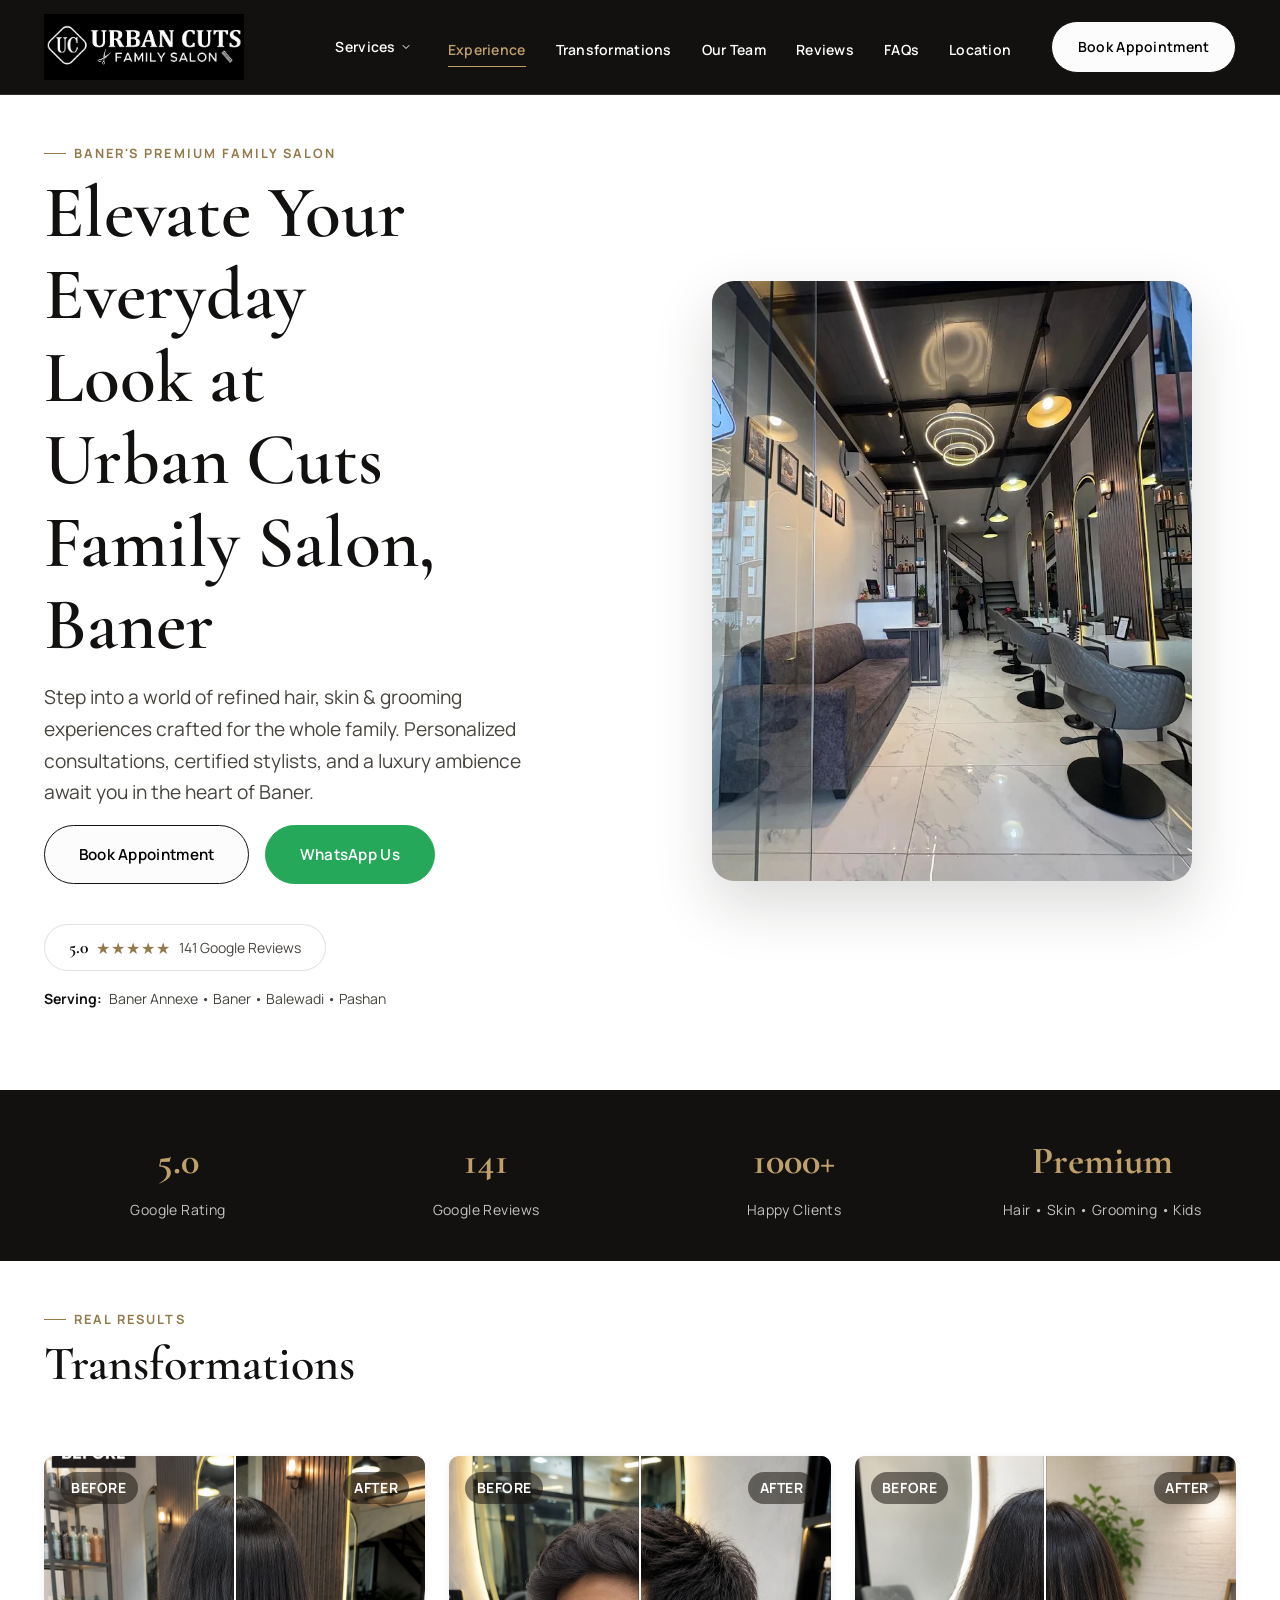
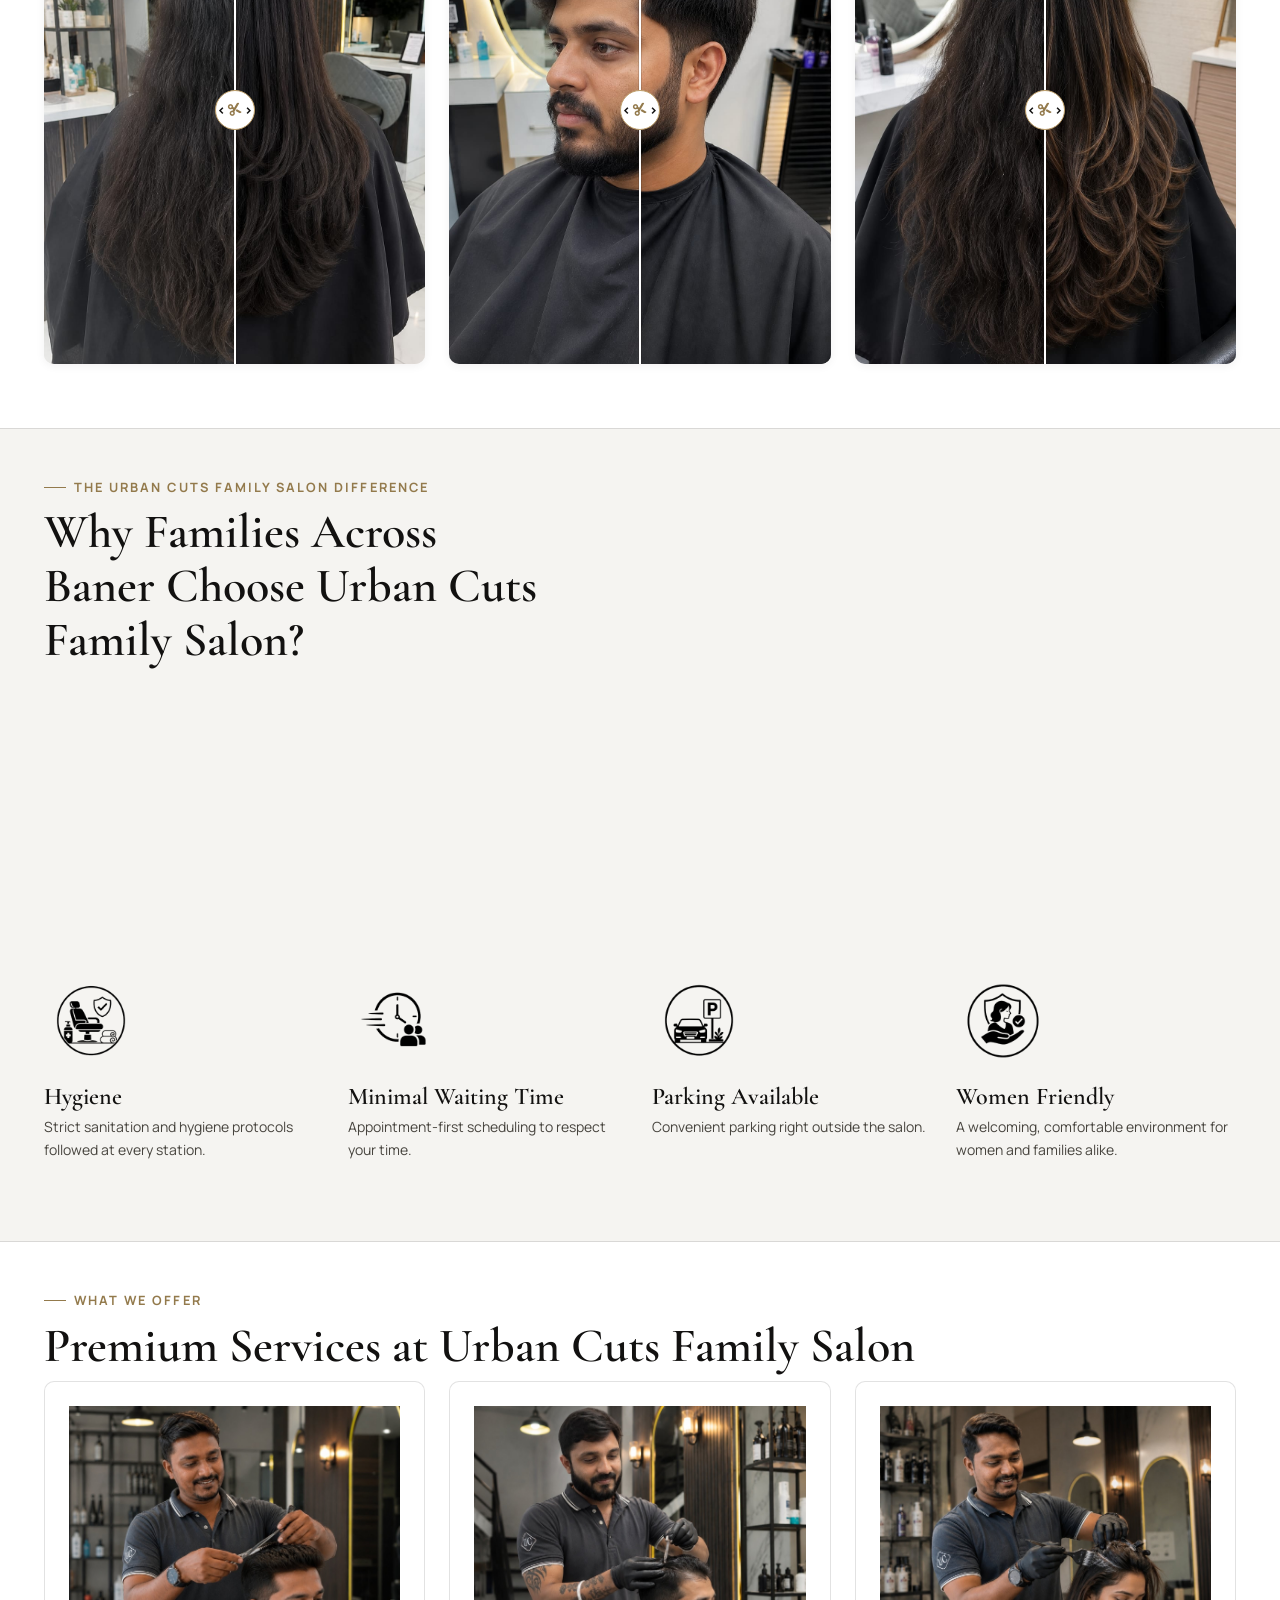
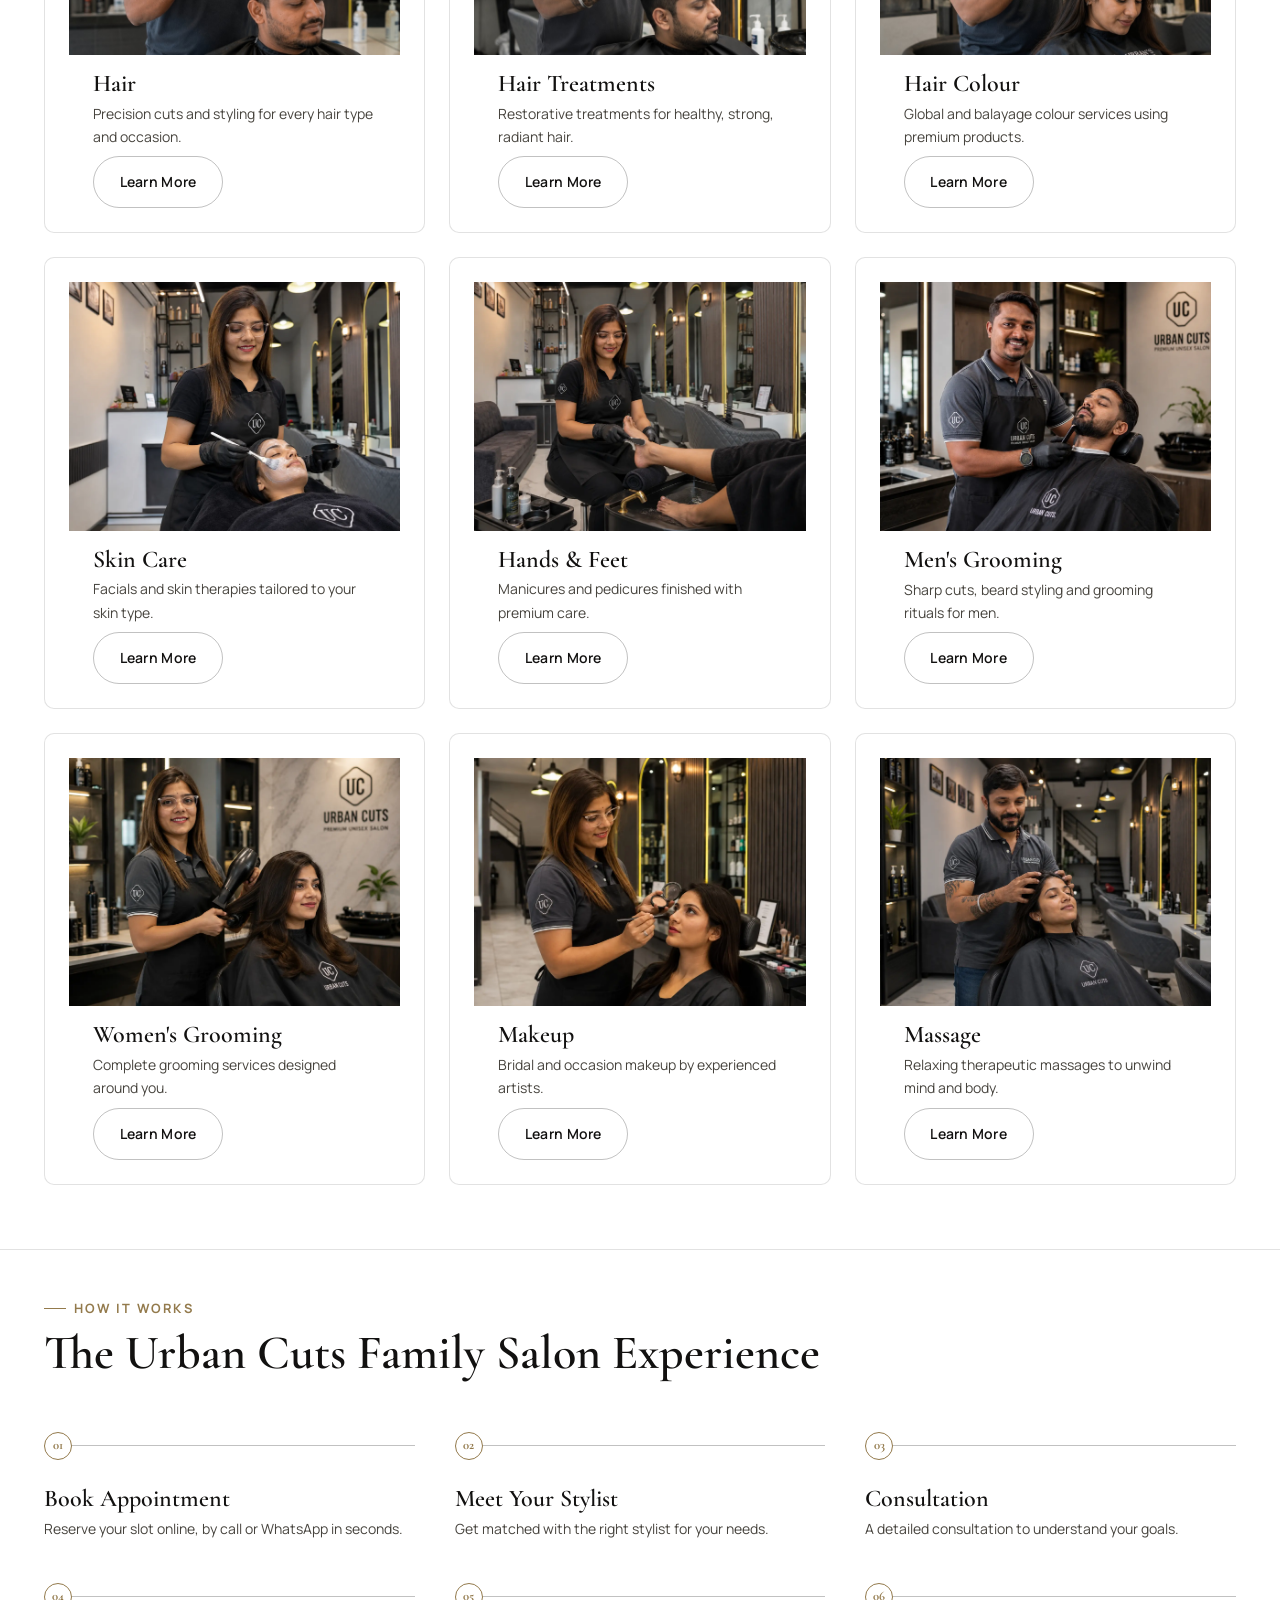
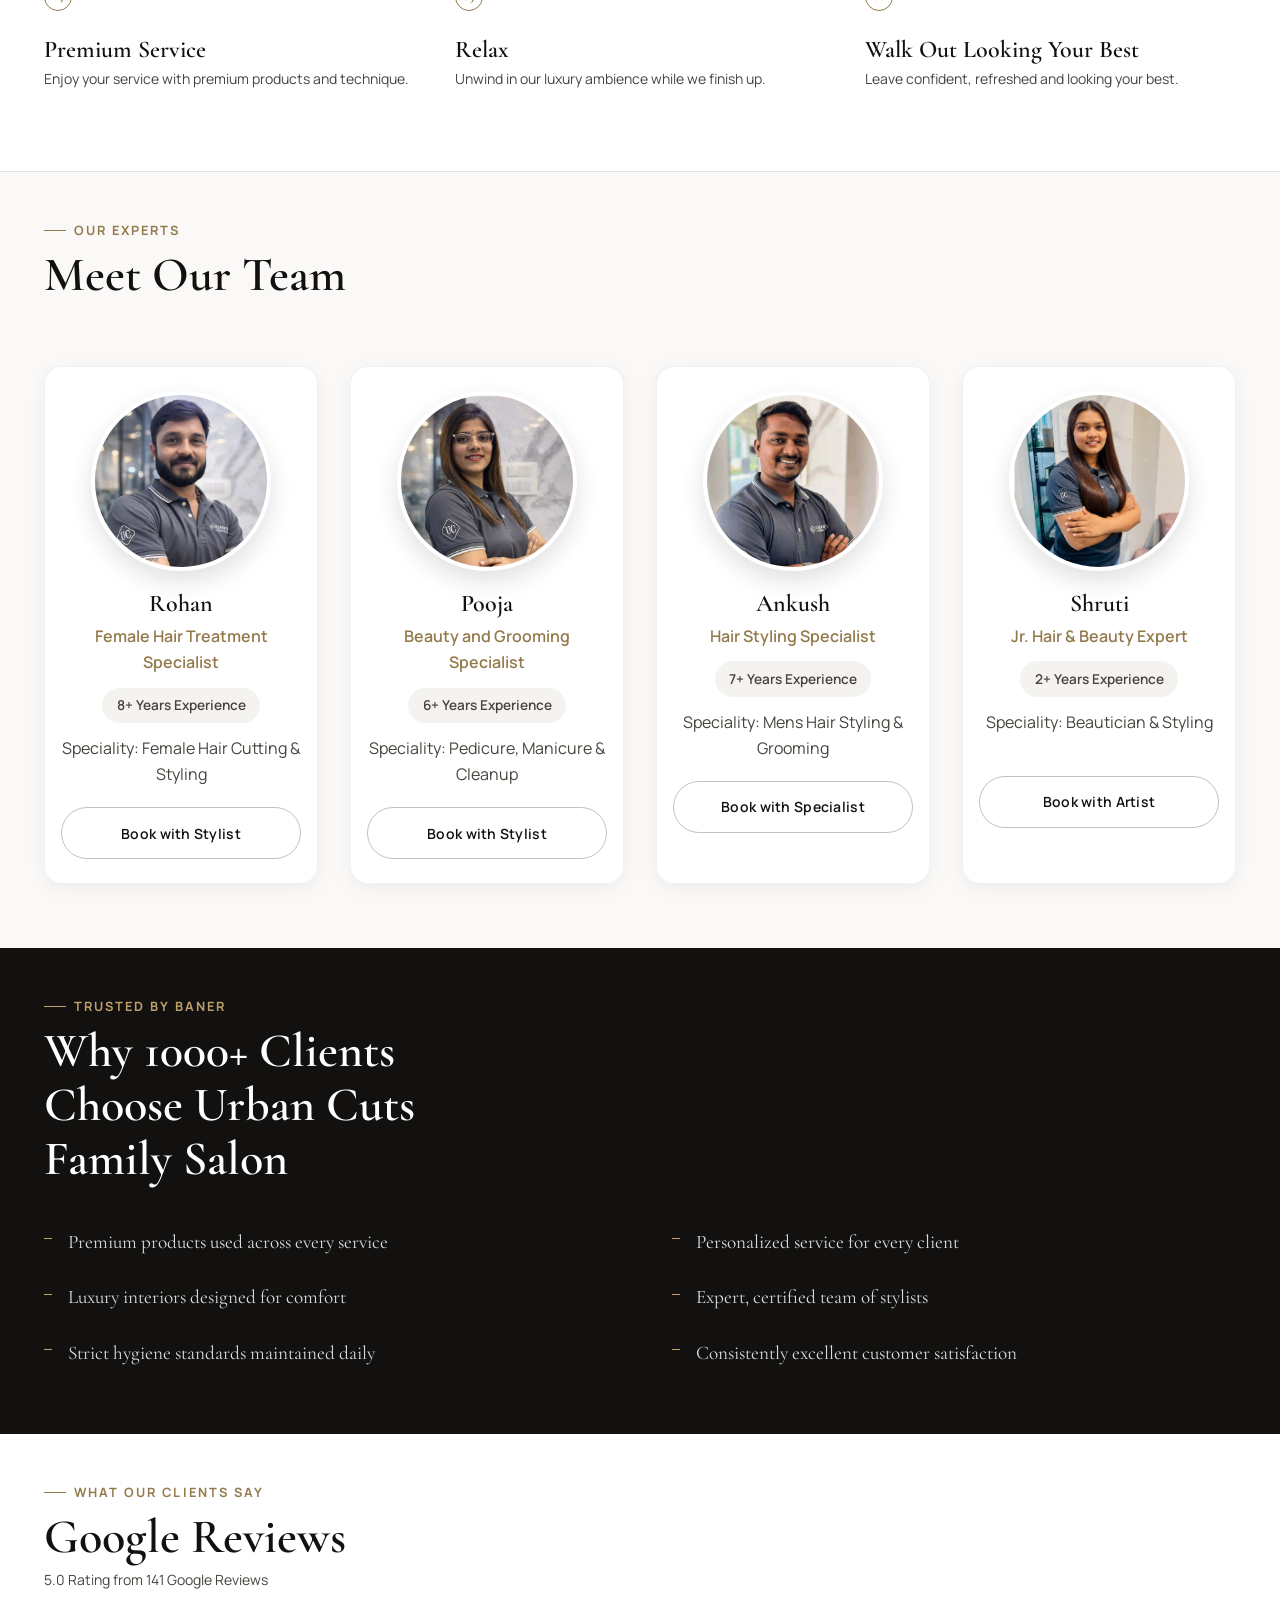
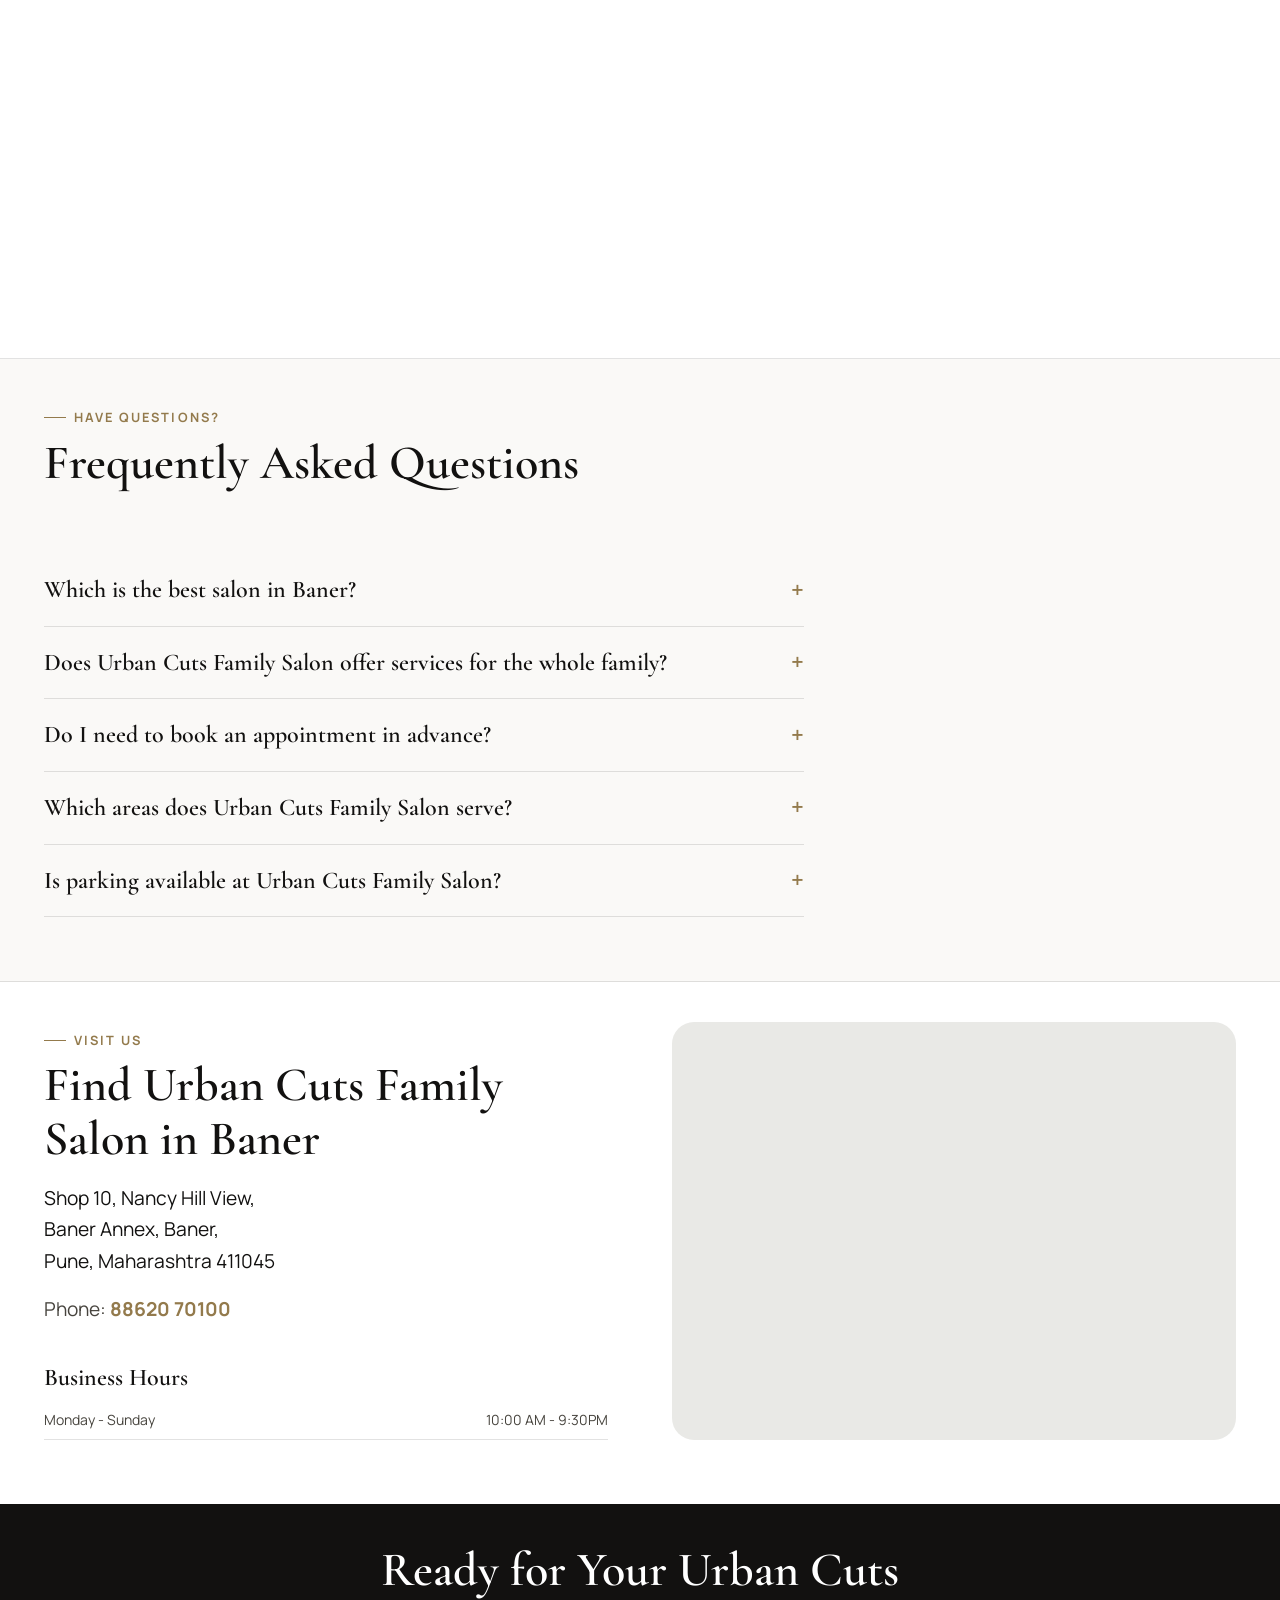
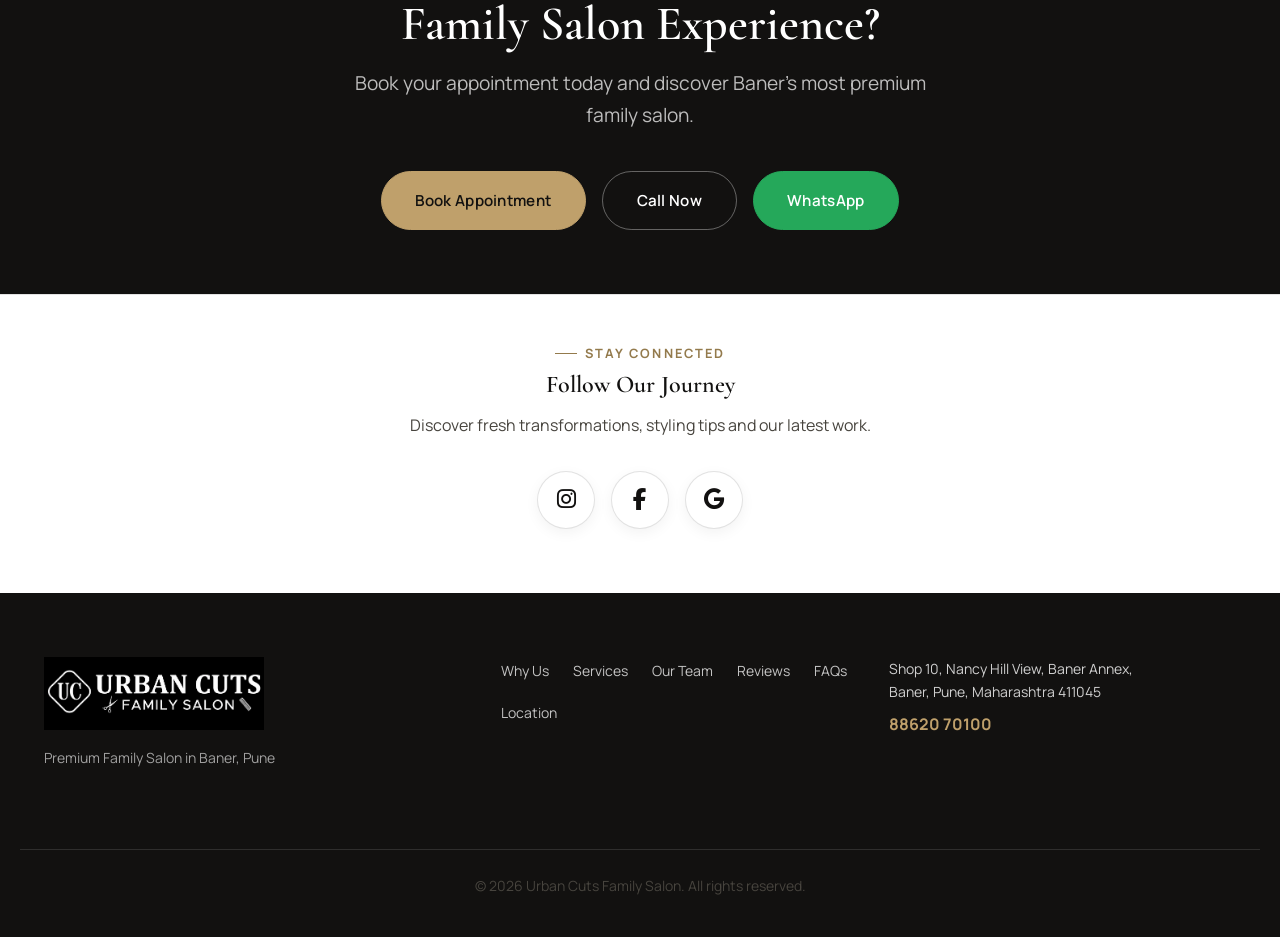
<file: index.html>
<!DOCTYPE html>
<html lang="en">
<head>
    <!-- Google tag (gtag.js) -->
<script async src="https://www.googletagmanager.com/gtag/js?id=AW-18101152438"></script>
<script>
  window.dataLayer = window.dataLayer || [];
  function gtag(){dataLayer.push(arguments);}
  gtag('js', new Date());

  gtag('config', 'AW-18101152438');
</script>

<!-- Event snippet for Phone call lead conversion page
In your html page, add the snippet and call gtag_report_conversion when someone clicks on the chosen link or button. -->
<script>
function gtag_report_conversion(url) {
  var callback = function () {
    if (typeof(url) != 'undefined') {
      window.location = url;
    }
  };
  gtag('event', 'conversion', {
      'send_to': 'AW-18101152438/30ylCP666bIcELbVprdD',
      'event_callback': callback
  });
  return false;
}
</script>

<!-- Event snippet for Website Phone Click conversion page
In your html page, add the snippet and call gtag_report_conversion when someone clicks on the chosen link or button. -->
<script>
function gtag_report_conversion(url) {
  var callback = function () {
    if (typeof(url) != 'undefined') {
      window.location = url;
    }
  };
  gtag('event', 'conversion', {
      'send_to': 'AW-18101152438/KD07CNm55tscELbVprdD',
      'event_callback': callback
  });
  return false;
}
</script>

<script type="text/javascript">
    (function(c,l,a,r,i,t,y){
        c[a]=c[a]||function(){(c[a].q=c[a].q||[]).push(arguments)};
        t=l.createElement(r);t.async=1;t.src="https://www.clarity.ms/tag/"+i;
        y=l.getElementsByTagName(r)[0];y.parentNode.insertBefore(t,y);
    })(window, document, "clarity", "script", "xy682p0bgi");
</script>



    <meta charset="UTF-8">
    <meta name="viewport" content="width=device-width, initial-scale=1.0">

    <!-- Primary SEO Meta -->
    <title>Urban Cuts Family Salon | Best Premium Family Salon in Baner, Pune</title>
    <meta name="description" content="Urban Cuts Family Salon is the best premium unisex family salon in Baner, Pune. Rated 5.0 with 141+ Google reviews. Book hair, skin, grooming &amp; beauty appointments today. Serving Baner,Baner Annexe, Balewadi, Pashan, Aundh, Sus &amp; Mahalunge.">
    <meta name="keywords" content="Best Salon in Baner, Premium Salon in Baner, Family Salon in Baner, Unisex Salon in Baner, Hair Salon in Baner, Beauty Salon in Baner">
    <meta name="robots" content="index, follow">
    <meta name="author" content="Urban Cuts Family Salon">
    <link rel="canonical" href="https://www.urbancuts.example/">

    <!-- Favicon Placeholder -->
    <link rel="icon" type="image/png" sizes="32x32" href="/assets/favicon/favicon-32x32.png">
    <link rel="icon" type="image/png" sizes="16x16" href="/assets/favicon/favicon-16x16.png">
    <link rel="apple-touch-icon" href="/assets/favicon/apple-touch-icon.png">
    <link rel="stylesheet"
    href="https://cdnjs.cloudflare.com/ajax/libs/font-awesome/6.7.2/css/all.min.css">
    <!-- Open Graph Placeholders -->
    <meta property="og:type" content="business.business">
    <meta property="og:title" content="Urban Cuts Family Salon | Best Premium Family Salon in Baner, Pune">
    <meta property="og:description" content="Rated 5.0 with 141+ Google reviews. Book your premium hair, skin &amp; grooming appointment at Urban Cuts Family Salon, Baner's most trusted family salon.">
    <meta property="og:image" content="/assets/images/og-cover.jpg">
    <meta property="og:url" content="https://www.urbancuts.example/">
    <meta property="og:site_name" content="Urban Cuts Family Salon">
    <meta property="og:locale" content="en_IN">

    <!-- Twitter Placeholders -->
    <meta name="twitter:card" content="summary_large_image">
    <meta name="twitter:title" content="Urban Cuts Family Salon | Best Premium Family Salon in Baner, Pune">
    <meta name="twitter:description" content="Rated 5.0 with 141+ Google reviews. Book your premium hair, skin &amp; grooming appointment at Urban Cuts Family Salon, Baner's most trusted family salon.">
    <meta name="twitter:image" content="/assets/images/twitter-cover.jpg">

    <!-- Fonts -->
    <link rel="preconnect" href="https://fonts.googleapis.com">
    <link rel="preconnect" href="https://fonts.gstatic.com" crossorigin>
    <link href="https://fonts.googleapis.com/css2?family=Cormorant+Garamond:wght@400;500;600;700&family=Manrope:wght@400;500;600;700&display=swap" rel="stylesheet">

    <!-- Stylesheet (to be provided separately) -->
    <link rel="stylesheet" href="styles.css">

    <!-- Local Business JSON-LD Placeholder -->
    <script type="application/ld+json">
    {
        "@context": "https://schema.org",
        "@type": "HairSalon",
        "name": "Urban Cuts Family Salon",
        "image": "/assets/images/og-cover.jpg",
        "@id": "https://www.urbancuts.example/",
        "url": "https://www.urbancuts.example/",
        "telephone": "+91-88620-70100",
        "priceRange": "₹₹₹",
        "address": {
            "@type": "PostalAddress",
            "streetAddress": "Shop 10, Nancy Hill View, Baner Annex",
            "addressLocality": "Baner, Pune",
            "addressRegion": "Maharashtra",
            "postalCode": "411045",
            "addressCountry": "IN"
        },
        "geo": {
            "@type": "GeoCoordinates",
            "latitude": "PLACEHOLDER_LAT",
            "longitude": "PLACEHOLDER_LNG"
        },
        "aggregateRating": {
            "@type": "AggregateRating",
            "ratingValue": "5.0",
            "reviewCount": "141"
        },
        "areaServed": ["Baner", "Balewadi", "Pashan", "Aundh", "Sus", "Mahalunge"],
        "openingHoursSpecification": [
            {
                "@type": "OpeningHoursSpecification",
                "dayOfWeek": ["Monday","Tuesday","Wednesday","Thursday","Friday","Saturday","Sunday"],
                "opens": "PLACEHOLDER_OPEN_TIME",
                "closes": "PLACEHOLDER_CLOSE_TIME"
            }
        ],
        "sameAs": []
    }
    </script>

    <!-- Breadcrumb JSON-LD Placeholder -->
    <script type="application/ld+json">
    {
        "@context": "https://schema.org",
        "@type": "BreadcrumbList",
        "itemListElement": [
            {
                "@type": "ListItem",
                "position": 1,
                "name": "Home",
                "item": "https://www.urbancuts.example/"
            }
        ]
    }
    </script>
</head>
<body>

<div class="preloader" id="preloader">

    <div class="preloader__content">

        <img src="img/UC-Logo.webp"
             alt="Urban Cuts Family Salon"
             class="preloader__logo">

        <div class="cut-line">

            <div class="cut-line__gold"></div>

            <div class="cut-line__mask"></div>

            <div class="cut-line__scissor">

                ✂

            </div>

        </div>

    </div>

</div>
    <a class="skip-link" href="#main-content">Skip to main content</a>

    <!-- =========================================================
         HEADER
    ========================================================== -->
    <!-- <header class="site-header" id="top">
        <div class="container header__inner">
            <a href="index.html" class="logo" aria-label="Urban Cuts Family Salon Home">
                <img src="img/Urban-Cuts-Logo.webp" alt="Urban Cuts Family Salon - Premium Family Salon in Baner" width="220" height="82" loading="eager">
            </a>

            <nav class="main-nav" aria-label="Primary navigation">
                <button class="nav-toggle" type="button" aria-expanded="false" aria-controls="primary-menu" aria-label="Toggle navigation menu">
                    <span class="nav-toggle__bar"></span>
                    <span class="nav-toggle__bar"></span>
                    <span class="nav-toggle__bar"></span>
                </button>
                <ul id="primary-menu" class="nav-menu">
                    <li class="nav-item nav-item--dropdown">
    <button class="nav-dropdown-trigger" type="button" aria-expanded="false" aria-haspopup="true" aria-controls="services-dropdown">
        Services
        <svg class="nav-dropdown-chevron" viewBox="0 0 24 24" width="12" height="12" aria-hidden="true"><path d="M6 9l6 6 6-6" fill="none" stroke="currentColor" stroke-width="2" stroke-linecap="round" stroke-linejoin="round"/></svg>
    </button>
    <ul class="nav-dropdown" id="services-dropdown">
        <li><a href="hair.html">Hair</a></li>
        <li><a href="hair-treatments.html">Hair Treatments</a></li>
        <li><a href="hair-colour.html">Hair Colour</a></li>
        <li><a href="skin-care.html">Skin Care</a></li>
        <li><a href="hands-feet.html">Hands &amp; Feet</a></li>
        <li><a href="mens-grooming.html">Men's Grooming</a></li>
        <li><a href="womens-grooming.html">Women's Grooming</a></li>
        <li><a href="makeup.html">Make Up</a></li>
        <li><a href="massage.html">Massage</a></li>
    </ul>
</li>
                    <li><a href="#experience">Experience</a></li>
                    <li><a href="#transformations">Transformations</a></li>
                    <li><a href="#team">Our Team</a></li>
                    <li><a href="#reviews">Reviews</a></li>
                    <li><a href="#faqs">FAQs</a></li>
                    <li><a href="#location">Location</a></li>
                </ul>
            </nav>

            <div class="header__cta">
            <a href="https://urbancutsfamilysalon.setmore.com/" target="_blank" class="btn btn--primary">Book Appointment</a>
            </div>
        </div>
    </header> -->

    <header class="site-header" id="top">
        <div class="container header__inner">
           <a href="index.html" class="logo" aria-label="Urban Cuts Home">
    <img src="img/Urban-Cuts-Logo.webp" alt="Urban Cuts - Premium Family Salon in Baner" width="160" height="48" loading="eager">
    <!-- <span class="logo__text"><b>Urban Cuts <br>Family Salon</b></span> -->
</a>

<div class="header__right">
    <nav class="main-nav" aria-label="Primary navigation">
        <button class="nav-toggle" type="button" aria-expanded="false" aria-controls="primary-menu" aria-label="Toggle navigation menu">
            <span class="nav-toggle__bar"></span>
            <span class="nav-toggle__bar"></span>
            <span class="nav-toggle__bar"></span>
        </button>
        <ul id="primary-menu" class="nav-menu">
                 <li class="nav-item nav-item--dropdown">
    <button class="nav-dropdown-trigger" type="button" aria-expanded="false" aria-haspopup="true" aria-controls="services-dropdown">
        Services
        <svg class="nav-dropdown-chevron" viewBox="0 0 24 24" width="12" height="12" aria-hidden="true"><path d="M6 9l6 6 6-6" fill="none" stroke="currentColor" stroke-width="2" stroke-linecap="round" stroke-linejoin="round"/></svg>
    </button>
    <ul class="nav-dropdown" id="services-dropdown">
        <li><a href="hair.html">Hair</a></li>
        <li><a href="hair-treatments.html">Hair Treatments</a></li>
        <li><a href="hair-colour.html">Hair Colour</a></li>
        <li><a href="skin-care.html">Skin Care</a></li>
        <li><a href="hands-feet.html">Hands &amp; Feet</a></li>
        <li><a href="mens-grooming.html">Men's Grooming</a></li>
        <li><a href="womens-grooming.html">Women's Grooming</a></li>
        <li><a href="makeup.html">Make Up</a></li>
        <li><a href="massage.html">Massage</a></li>
    </ul>
</li>
                    <li><a href="#experience">Experience</a></li>
                    <li><a href="#transformations">Transformations</a></li>
                    <li><a href="#team">Our Team</a></li>
                    <li><a href="#reviews">Reviews</a></li>
                    <li><a href="#faqs">FAQs</a></li>
                    <li><a href="#location">Location</a></li>
               
        </ul>
    </nav>

    <div class="header__cta">
        <!-- <a href="tel:+918862070100" onclick="return gtag_report_conversion('tel:+918862070100');" class="btn btn--ghost" aria-label="Call Urban Cuts">Call Now</a> -->
        <a href="#book-appointment" class="btn btn--primary">Book Appointment</a>
    </div>
</div>
    </header>

    <main id="main-content">

        <!-- =========================================================
             HERO SECTION
        ========================================================== -->
        <section class="hero" id="hero" aria-labelledby="hero-heading">
            <div class="container hero__inner">
                <div class="hero__content">
                    <p class="eyebrow">Baner's Premium Family Salon</p>
                    <h1 id="hero-heading">Elevate Your Everyday Look at Urban Cuts Family Salon, Baner</h1>
                    <p class="hero__description">
                        Step into a world of refined hair, skin &amp; grooming experiences crafted for the whole family.
                        Personalized consultations, certified stylists, and a luxury ambience await you in the heart of Baner.
                    </p>

                    <div class="hero__actions">
                        <a href="https://urbancutsfamilysalon.setmore.com/" target="_blank" class="btn btn--primary btn--lg">Book Appointment</a>
                        <a href="https://wa.me/918862070100" class="btn btn--whatsapp btn--lg" target="_blank" rel="noopener noreferrer" aria-label="Chat with Urban Cuts Family Salon on WhatsApp">
                            <span aria-hidden="true">WhatsApp Us</span>
                        </a>
                    </div>

                    <div class="hero__rating" aria-label="Google rating summary">
                        <span class="hero__rating-score">5.0</span>
                        <span class="hero__rating-stars" aria-hidden="true">★★★★★</span>
                        <span class="hero__rating-count">141 Google Reviews</span>
                    </div>

                    <p class="hero__serving">
                        <span class="hero__serving-label">Serving:</span>
                        Baner Annexe &bull; Baner &bull; Balewadi &bull; Pashan
                    </p>
                </div>

                <div class="hero__media">
                    <img src="img/Urban-Cuts.webp" alt="Interior view of Urban Cuts Family Salon premium salon in Baner" width="720" height="820" loading="eager">
                </div>
            </div>
        </section>

        <!-- =========================================================
             TRUST METRICS
        ========================================================== -->
        <section class="trust-metrics" aria-label="Trust metrics">
            <div class="container trust-metrics__grid">
                <div class="trust-metric">
                    <span class="trust-metric__value">5.0</span>
                    <span class="trust-metric__label">Google Rating</span>
                </div>
                <div class="trust-metric">
                    <span class="trust-metric__value">141</span>
                    <span class="trust-metric__label">Google Reviews</span>
                </div>
                <div class="trust-metric">
                    <span class="trust-metric__value">1000+</span>
                    <span class="trust-metric__label">Happy Clients</span>
                </div>
                <div class="trust-metric">
                    <span class="trust-metric__value">Premium</span>
                    <span class="trust-metric__label">Hair &bull; Skin &bull; Grooming &bull; Kids</span>
                </div>
            </div>
        </section>

                <!-- =========================================================
             TRANSFORMATIONS
        ========================================================== -->
        <section class="transformations" id="transformations" aria-labelledby="transformations-heading">
            <div class="container">
                <p class="eyebrow">Real Results</p>
                <h2 id="transformations-heading">Transformations</h2>

                <ul class="transformations__grid">
                    <li class="transformation-card" data-reveal>
                        <div class="compare-slider" data-compare-slider>
                            <img class="compare-slider__img compare-slider__img--before" src="img/Hair-before.jpeg" alt="Before hair transformation at Urban Cuts Family Salon" width="360" height="480" loading="lazy">
                            <img class="compare-slider__img compare-slider__img--after" src="img/hair-after.jpeg" alt="After hair transformation at Urban Cuts Family Salon" width="360" height="480" loading="lazy">
                            <span class="compare-slider__tag compare-slider__tag--before" aria-hidden="true">Before</span>
                            <span class="compare-slider__tag compare-slider__tag--after" aria-hidden="true">After</span>
                            <div class="compare-slider__line" aria-hidden="true">
<span class="compare-slider__handle">

    <span class="compare-arrow">‹</span>

    <i class="fa-solid fa-scissors compare-scissor"></i>

    <span class="compare-arrow">›</span>

</span>
                            </div>
                            <input type="range" class="compare-slider__range" min="0" max="100" value="50" step="0.1" aria-label="Drag to compare before and after hair transformation">
                        </div>
                    </li>
                    <li class="transformation-card" data-reveal>
                        <div class="compare-slider" data-compare-slider>
                            <img class="compare-slider__img compare-slider__img--before" src="img/men-haircut-before.jpeg" alt="Before hair colour transformation at Urban Cuts Family Salon" width="360" height="480" loading="lazy">
                            <img class="compare-slider__img compare-slider__img--after" src="img/men-haircut-after.jpeg" alt="After hair colour transformation at Urban Cuts Family Salon" width="360" height="480" loading="lazy">
                            <span class="compare-slider__tag compare-slider__tag--before" aria-hidden="true">Before</span>
                            <span class="compare-slider__tag compare-slider__tag--after" aria-hidden="true">After</span>
                            <div class="compare-slider__line" aria-hidden="true">
<span class="compare-slider__handle">

    <span class="compare-arrow">‹</span>

    <i class="fa-solid fa-scissors compare-scissor"></i>

    <span class="compare-arrow">›</span>

</span>
                            </div>
                            <input type="range" class="compare-slider__range" min="0" max="100" value="50" step="0.1" aria-label="Drag to compare before and after hair colour transformation">
                        </div>
                    </li>
                    <li class="transformation-card" data-reveal>
                        <div class="compare-slider" data-compare-slider>
                            <img class="compare-slider__img compare-slider__img--before" src="img/hair-color-before.jpeg" alt="Before grooming transformation at Urban Cuts Family Salon" width="360" height="480" loading="lazy">
                            <img class="compare-slider__img compare-slider__img--after" src="img/hair-color-after.jpeg" alt="After grooming transformation at Urban Cuts Family Salon" width="360" height="480" loading="lazy">
                            <span class="compare-slider__tag compare-slider__tag--before" aria-hidden="true">Before</span>
                            <span class="compare-slider__tag compare-slider__tag--after" aria-hidden="true">After</span>
                            <div class="compare-slider__line" aria-hidden="true">
<span class="compare-slider__handle">

<span class="compare-arrow">‹</span>

<i class="fa-solid fa-scissors compare-scissor"></i>

<span class="compare-arrow">›</span>

</span>
                            </div>
                            <input type="range" class="compare-slider__range" min="0" max="100" value="50" step="0.1" aria-label="Drag to compare before and after grooming transformation">
                        </div>
                    </li>
                </ul>
                <!-- <p class="transformations__hint">Drag the divider — move it left to reveal more of the &ldquo;after&rdquo; result, right for more of the &ldquo;before&rdquo;.</p> -->
            </div>
        </section>

        <!-- =========================================================
             WHY Urban Cuts Family Salon
        ========================================================== -->
        <section class="why-us" id="why-urban-cuts" aria-labelledby="why-us-heading">
            <div class="container">
                <p class="eyebrow">The Urban Cuts Family Salon Difference</p>
                <h2 id="why-us-heading">Why Families Across Baner Choose Urban Cuts Family Salon?</h2>

                <ul class="why-us__grid">
                    <li class="why-us__item" data-reveal>
                        <img src="icons/premium-experience.webp" alt="" width="40" height="40" loading="lazy" aria-hidden="true">
                        <h3>Premium Experience</h3>
                        <p>Every visit is designed around comfort, care and refined detail.</p>
                    </li>
                    <li class="why-us__item" data-reveal>
                        <img src="icons/certified-professionals.webp" alt="" width="40" height="40" loading="lazy" aria-hidden="true">
                        <h3>Certified Professionals</h3>
                        <p>Our stylists are trained and certified across leading techniques.</p>
                    </li>
                    <li class="why-us__item" data-reveal>
                        <img src="icons/personalized-consultation.webp" alt="" width="40" height="40" loading="lazy" aria-hidden="true">
                        <h3>Personalized Consultation</h3>
                        <p>Every service starts with a one-on-one consultation tailored to you.</p>
                    </li>
                    <li class="why-us__item" data-reveal>
                        <img src="icons/luxury-ambience.webp" alt="" width="40" height="40" loading="lazy" aria-hidden="true">
                        <h3>Luxury Ambience</h3>
                        <p>A calm, elegant space designed for relaxation from the moment you enter.</p>
                    </li>
                    <li class="why-us__item" data-reveal>
                        <img src="icons/hygiene.webp" alt="" width="40" height="40" loading="lazy" aria-hidden="true">
                        <h3>Hygiene</h3>
                        <p>Strict sanitation and hygiene protocols followed at every station.</p>
                    </li>
                    <li class="why-us__item" data-reveal>
                        <img src="icons/minimal-waiting.webp" alt="" width="40" height="40" loading="lazy" aria-hidden="true">
                        <h3>Minimal Waiting Time</h3>
                        <p>Appointment-first scheduling to respect your time.</p>
                    </li>
                    <li class="why-us__item" data-reveal>
                        <img src="icons/parking-available.webp" alt="" width="40" height="40" loading="lazy" aria-hidden="true">
                        <h3>Parking Available</h3>
                        <p>Convenient parking right outside the salon.</p>
                    </li>
                    <li class="why-us__item" data-reveal>
                        <img src="icons/women-friendly.webp" alt="" width="40" height="40" loading="lazy" aria-hidden="true">
                        <h3>Women Friendly</h3>
                        <p>A welcoming, comfortable environment for women and families alike.</p>
                    </li>
                </ul>
            </div>
        </section>

        <!-- =========================================================
             PREMIUM SERVICES
        ========================================================== -->
        <section class="services" id="services" aria-labelledby="services-heading">
            <div class="container">
                <p class="eyebrow">What We Offer</p>
                <h2 id="services-heading">Premium Services at Urban Cuts Family Salon</h2>

                <ul class="services__grid">
                    <li class="service-card" data-reveal>
                        <img src="img/hair.jpeg" alt="Premium hair styling service at Urban Cuts Family Salon" width="480" height="360" loading="lazy">
                        <h3>Hair</h3>
                        <p>Precision cuts and styling for every hair type and occasion.</p>
                        <a href="hair.html" class="btn btn--outline" aria-label="Learn more about Hair services">Learn More</a>
                    </li>
                    <li class="service-card" data-reveal>
                        <img src="img/hair-treatment.jpeg" alt="Hair treatment service at Urban Cuts Family Salon" width="480" height="360" loading="lazy">
                        <h3>Hair Treatments</h3>
                        <p>Restorative treatments for healthy, strong, radiant hair.</p>
                        <a href="hair-treatments.html" class="btn btn--outline" aria-label="Learn more about Hair Treatments">Learn More</a>
                    </li>
                    <li class="service-card" data-reveal>
                        <img src="img/hair-color.jpeg" alt="Hair colour service at Urban Cuts Family Salon" width="480" height="360" loading="lazy">
                        <h3>Hair Colour</h3>
                        <p>Global and balayage colour services using premium products.</p>
                        <a href="hair-colour.html" class="btn btn--outline" aria-label="Learn more about Hair Colour">Learn More</a>
                    </li>
                    <li class="service-card" data-reveal>
                        <img src="img/skin-care.webp" alt="Skin care service at Urban Cuts Family Salon" width="480" height="360" loading="lazy">
                        <h3>Skin Care</h3>
                        <p>Facials and skin therapies tailored to your skin type.</p>
                        <a href="skin-care.html" class="btn btn--outline" aria-label="Learn more about Skin Care">Learn More</a>
                    </li>
                    <li class="service-card" data-reveal>
                        <img src="img/hand-and-feet.webp" alt="Hands and feet care service at Urban Cuts Family Salon" width="480" height="360" loading="lazy">
                        <h3>Hands &amp; Feet</h3>
                        <p>Manicures and pedicures finished with premium care.</p>
                        <a href="hands-feet.html" class="btn btn--outline" aria-label="Learn more about Hands and Feet services">Learn More</a>
                    </li>
                    <li class="service-card" data-reveal>
                        <img src="img/mens-grooming.webp" alt="Men's grooming service at Urban Cuts Family Salon" width="480" height="360" loading="lazy">
                        <h3>Men's Grooming</h3>
                        <p>Sharp cuts, beard styling and grooming rituals for men.</p>
                        <a href="mens-grooming.html" class="btn btn--outline" aria-label="Learn more about Men's Grooming">Learn More</a>
                    </li>
                    <li class="service-card" data-reveal>
                        <img src="img/women's-grooming.webp" alt="Women's grooming service at Urban Cuts Family Salon" width="480" height="360" loading="lazy">
                        <h3>Women's Grooming</h3>
                        <p>Complete grooming services designed around you.</p>
                        <a href="womens-grooming.html" class="btn btn--outline" aria-label="Learn more about Women's Grooming">Learn More</a>
                    </li>
                    <li class="service-card" data-reveal>
                        <img src="img/Makeup.webp" alt="Makeup service at Urban Cuts Family Salon" width="480" height="360" loading="lazy">
                        <h3>Makeup</h3>
                        <p>Bridal and occasion makeup by experienced artists.</p>
                        <a href="makeup.html" class="btn btn--outline" aria-label="Learn more about Makeup services">Learn More</a>
                    </li>
                    <li class="service-card" data-reveal>
                        <img src="img/head-massage.webp" alt="Massage service at Urban Cuts Family Salon" width="480" height="360" loading="lazy">
                        <h3>Massage</h3>
                        <p>Relaxing therapeutic massages to unwind mind and body.</p>
                        <a href="massage.html" class="btn btn--outline" aria-label="Learn more about Massage services">Learn More</a>
                    </li>
                </ul>
            </div>
        </section>

        <!-- =========================================================
             THE Urban Cuts Family Salon EXPERIENCE
        ========================================================== -->
        <section class="experience" id="experience" aria-labelledby="experience-heading">
            <div class="container">
                <p class="eyebrow">How It Works</p>
                <h2 id="experience-heading">The Urban Cuts Family Salon Experience</h2>

                <ol class="experience__timeline">
                    <li class="experience__step" data-reveal>
                        <span class="experience__step-number">01</span>
                        <h3>Book Appointment</h3>
                        <p>Reserve your slot online, by call or WhatsApp in seconds.</p>
                    </li>
                    <li class="experience__step" data-reveal>
                        <span class="experience__step-number">02</span>
                        <h3>Meet Your Stylist</h3>
                        <p>Get matched with the right stylist for your needs.</p>
                    </li>
                    <li class="experience__step" data-reveal>
                        <span class="experience__step-number">03</span>
                        <h3>Consultation</h3>
                        <p>A detailed consultation to understand your goals.</p>
                    </li>
                    <li class="experience__step" data-reveal>
                        <span class="experience__step-number">04</span>
                        <h3>Premium Service</h3>
                        <p>Enjoy your service with premium products and technique.</p>
                    </li>
                    <li class="experience__step" data-reveal>
                        <span class="experience__step-number">05</span>
                        <h3>Relax</h3>
                        <p>Unwind in our luxury ambience while we finish up.</p>
                    </li>
                    <li class="experience__step" data-reveal>
                        <span class="experience__step-number">06</span>
                        <h3>Walk Out Looking Your Best</h3>
                        <p>Leave confident, refreshed and looking your best.</p>
                    </li>
                </ol>
            </div>
        </section>


        <!-- =========================================================
             MEET OUR TEAM
        ========================================================== -->
        <section class="team" id="team" aria-labelledby="team-heading">
            <div class="container">
                <p class="eyebrow">Our Experts</p>
                <h2 id="team-heading">Meet Our Team</h2>

                <ul class="team__grid">
                    <li class="team-card" data-reveal>
                        <img src="img/rohan-urbancuts.webp" alt="Portrait of a senior hairstylist at Urban Cuts Family Salon" width="360" height="440" loading="lazy">
                        <h3>Rohan</h3>
                        <p class="team-card__designation">Female Hair Treatment Specialist</p>
                        <p class="team-card__experience">8+ Years Experience</p>
                        <p class="team-card__speciality">Speciality: Female Hair Cutting &amp; Styling</p>
                        <a href="https://urbancutsfamilysalon.setmore.com/" target="_blank" class="btn btn--outline">Book with Stylist</a>
                    </li>
                    <li class="team-card" data-reveal>
                        <img src="img/pooja-urbancuts.webp" alt="Portrait of a senior colour expert at Urban Cuts Family Salon" width="360" height="440" loading="lazy">
                        <h3>Pooja</h3>
                        <p class="team-card__designation">Beauty and Grooming Specialist</p>
                        <p class="team-card__experience">6+ Years Experience</p>
                        <p class="team-card__speciality">Speciality: Pedicure, Manicure &amp; Cleanup</p>
                        <a href="https://urbancutsfamilysalon.setmore.com/" target="_blank" class="btn btn--outline">Book with Stylist</a>
                    </li>
                    <li class="team-card" data-reveal>
                        <img src="img/ankush-urbancuts.webp" alt="Portrait of a skin care specialist at Urban Cuts Family Salon" width="360" height="440" loading="lazy">
                        <h3>Ankush</h3>
                        <p class="team-card__designation">Hair Styling Specialist</p>
                        <p class="team-card__experience">7+ Years Experience</p>
                        <p class="team-card__speciality">Speciality: Mens Hair Styling &amp; Grooming</p>
                        <a href="https://urbancutsfamilysalon.setmore.com/" target="_blank" class="btn btn--outline">Book with Specialist</a>
                    </li>
                    <!-- <li class="team-card" data-reveal>
                        <img src="assets/images/team/stylist-4.jpg" alt="Rekha" width="360" height="440" loading="lazy">
                        <h3>Rekha</h3>
                        <p class="team-card__designation">Women's Grooming Expert</p>
                        <p class="team-card__experience">7+ Years Experience</p>
                        <p class="team-card__speciality">Speciality: Makeup &amp; Grooming Rituals</p>
                        <a href="https://urbancutsfamilysalon.setmore.com/" target="_blank" class="btn btn--outline">Book with Specialist</a>
                    </li> -->
                    <li class="team-card" data-reveal>
                        <img src="img/shruti.jpg" alt="Portrait of a makeup artist at Urban Cuts Family Salon" width="360" height="440" loading="lazy">
                        <h3>Shruti</h3>
                        <p class="team-card__designation">Jr. Hair & Beauty Expert</p>
                        <p class="team-card__experience">2+ Years Experience</p>
                        <p class="team-card__speciality">Speciality: Beautician &amp; Styling</p>
                        <a href="https://urbancutsfamilysalon.setmore.com/" target="_blank" class="btn btn--outline">Book with Artist</a>
                    </li>
                </ul>
            </div>
        </section>

        <!-- =========================================================
             WHY 1000+ CLIENTS CHOOSE Urban Cuts Family Salon
        ========================================================== -->
        <section class="choose-us" aria-labelledby="choose-us-heading">
            <div class="container">
                <p class="eyebrow">Trusted By Baner</p>
                <h2 id="choose-us-heading">Why 1000+ Clients Choose Urban Cuts Family Salon</h2>

                <ul class="choose-us__list">
                    <li>Premium products used across every service</li>
                    <li>Personalized service for every client</li>
                    <li>Luxury interiors designed for comfort</li>
                    <li>Expert, certified team of stylists</li>
                    <li>Strict hygiene standards maintained daily</li>
                    <li>Consistently excellent customer satisfaction</li>
                </ul>
            </div>
        </section>

        <!-- =========================================================
             GOOGLE REVIEWS
        ========================================================== -->
        <section class="reviews" id="reviews" aria-labelledby="reviews-heading">
            <div class="container">
                <p class="eyebrow">What Our Clients Say</p>
                <h2 id="reviews-heading">Google Reviews</h2>
                <p class="reviews__summary">5.0 Rating from 141 Google Reviews</p>

                <ul class="reviews__grid">
                    <li class="review-card" data-reveal>
                        <div class="review-card__stars" aria-label="5 out of 5 stars">★★★★★</div>
                        <p class="review-card__text">The place was great and the staff was really friendly too. Rohan gave me honest feedback and tips on how to take care of my hair. The haircut I got was perfect and met my expectations too! Would highly recommend going here :)</p>
                        <p class="review-card__author">Natasha</p>
                    </li>
                    <li class="review-card" data-reveal>
                        <div class="review-card__stars" aria-label="5 out of 5 stars">★★★★★</div>
                        <p class="review-card__text">Service is really good, very kind and helpful staff. All staff members were really good at their job , My mom had a facial and hair spa. I got my facial done and both of us were extremely happy and satisfied with the results. Really worth visiting</p>
                        <p class="review-card__author">Shraddha Ketkar</p>
                    </li>
                    <li class="review-card" data-reveal>
                        <div class="review-card__stars" aria-label="5 out of 5 stars">★★★★★</div>
                        <p class="review-card__text">Got the prettiest haircut and haircolour done. Along with a relaxing hairspa and pedicure.
Thanks to Pooja and Rohan. Amazing staff and service. The place is very hygienic too.
</p>
                        <p class="review-card__author">Avehi Batale</p>
                    </li>
                </ul>
            </div>
        </section>

        <!-- =========================================================
             FAQS
        ========================================================== -->
        <section class="faqs" id="faqs" aria-labelledby="faqs-heading">
            <div class="container">
                <p class="eyebrow">Have Questions?</p>
                <h2 id="faqs-heading">Frequently Asked Questions</h2>

                <div class="faq-list">
                    <details class="faq-item">
                        <summary>Which is the best salon in Baner?</summary>
                        <p>Urban Cuts Family Salon is rated 5.0 with 141+ Google reviews, making it one of the most trusted premium family salons in Baner.</p>
                    </details>
                    <details class="faq-item">
                        <summary>Does Urban Cuts Family Salon offer services for the whole family?</summary>
                        <p>Yes, Urban Cuts Family Salon is a unisex family salon offering hair, skin, grooming and beauty services for men, women and families.</p>
                    </details>
                    <details class="faq-item">
                        <summary>Do I need to book an appointment in advance?</summary>
                        <p>We recommend booking in advance to minimize waiting time, though walk-ins are welcome subject to availability.</p>
                    </details>
                    <details class="faq-item">
                        <summary>Which areas does Urban Cuts Family Salon serve?</summary>
                        <p>We proudly serve clients from Baner, Balewadi, Pashan, Aundh, Sus and Mahalunge.</p>
                    </details>
                    <details class="faq-item">
                        <summary>Is parking available at Urban Cuts Family Salon?</summary>
                        <p>Yes, convenient parking is available right outside the salon.</p>
                    </details>
                </div>
            </div>
        </section>

        <!-- =========================================================
             LOCATION
        ========================================================== -->
        <section class="location" id="location" aria-labelledby="location-heading">
            <div class="container location__inner">
                <div class="location__details">
                    <p class="eyebrow">Visit Us</p>
                    <h2 id="location-heading">Find Urban Cuts Family Salon in Baner</h2>

                    <address class="location__address">
                        Shop 10, Nancy Hill View,<br>
                        Baner Annex, Baner,<br>
                        Pune, Maharashtra 411045
                    </address>

                    <p class="location__phone">
                        Phone: <a href="tel:+918862070100" onclick="return gtag_report_conversion('tel:+918862070100');">88620 70100</a>
                    </p>

                    <div class="location__hours">
                        <h3>Business Hours</h3>
                        <ul>
                            <li><span>Monday - Sunday</span><span>10:00 AM - 9:30PM</span></li>
                        </ul>
                    </div>
                </div>

                <div class="location__map">
                    <iframe
                        title="Urban Cuts Family Salon location map"
                        src="https://www.google.com/maps/embed?pb=!1m18!1m12!1m3!1d3782.4882949829853!2d73.7674773!3d18.552011999999994!2m3!1f0!2f0!3f0!3m2!1i1024!2i768!4f13.1!3m3!1m2!1s0x3bc2bf5d07a2a159%3A0x9fe0096a43a8aaac!2sURBAN%20CUTS!5e0!3m2!1sen!2sin!4v1784810173230!5m2!1sen!2sin"
                        loading="lazy"
                        referrerpolicy="no-referrer-when-downgrade"
                        aria-label="Google Map showing Urban Cuts Family Salon location in Baner, Pune">
                    </iframe>
                </div>
            </div>
        </section>

        <!-- =========================================================
             FINAL CTA
        ========================================================== -->
        <section class="final-cta" id="book-appointment" aria-labelledby="final-cta-heading">
            <div class="container final-cta__inner">
                <h2 id="final-cta-heading">Ready for Your Urban Cuts Family Salon Experience?</h2>
                <p>Book your appointment today and discover Baner's most premium family salon.</p>

                <div class="final-cta__actions">
                    <a href="https://urbancutsfamilysalon.setmore.com/" target="_blank" class="btn btn--primary btn--lg">Book Appointment</a>
                    <a href="tel:+918862070100" onclick="return gtag_report_conversion('tel:+918862070100');" class="btn btn--ghost btn--lg" aria-label="Call Urban Cuts Family Salon">Call Now</a>
                    <a href="https://wa.me/918862070100" class="btn btn--whatsapp btn--lg" target="_blank" rel="noopener noreferrer" aria-label="Chat with Urban Cuts Family Salon on WhatsApp">WhatsApp</a>
                </div>
            </div>
        </section>

    </main>

    <!-- =========================================================
     FOLLOW US
========================================================== -->
<section class="social-connect">
    <div class="container">

        <p class="eyebrow">Stay Connected</p>

        <h2>Follow Our Journey</h2>

        <p class="social-connect__text">
            Discover fresh transformations, styling tips and our latest work.
        </p>

        <div class="social-connect__icons">

            <a href="https://www.instagram.com/urban_cuts_salon/"
               target="_blank"
               aria-label="Instagram">

                <i class="fab fa-instagram"></i>

            </a>

            <a href="https://facebook.com/YOUR_PAGE"
               target="_blank"
               aria-label="Facebook">

                <i class="fab fa-facebook-f"></i>

            </a>

            <a href="https://share.google/vgqTxENlzdDNdE8s2"
               target="_blank"
               aria-label="Google Reviews">

                <i class="fab fa-google"></i>

            </a>

        </div>

    </div>
</section>

    <!-- =========================================================
         FOOTER
    ========================================================== -->
    <footer class="site-footer">
        <div class="container footer__inner">
            <div class="footer__brand">
                <img src="img/Urban-Cuts-Logo.webp" alt="Urban Cuts Family Salon logo" width="220" height="82" loading="lazy">
                <p>Premium Family Salon in Baner, Pune</p>
            </div>

            <nav class="footer__nav" aria-label="Footer navigation">
                <ul>
                    <li><a href="#why-urban-cuts">Why Us</a></li>
                    <li><a href="#services">Services</a></li>
                    <li><a href="#team">Our Team</a></li>
                    <li><a href="#reviews">Reviews</a></li>
                    <li><a href="#faqs">FAQs</a></li>
                    <li><a href="#location">Location</a></li>
                </ul>
            </nav>

            <div class="footer__contact">
                <address>
                    Shop 10, Nancy Hill View, Baner Annex,<br>
                    Baner, Pune, Maharashtra 411045
                </address>
                <p><a href="tel:+918862070100" onclick="return gtag_report_conversion('tel:+918862070100');">88620 70100</a></p>
            </div>
        </div>

        <div class="container footer__bottom">
            <p>&copy; <span id="year">2026</span> Urban Cuts Family Salon. All rights reserved.</p>
        </div>
    </footer>

    <!-- Script (to be provided separately) -->
    <script src="script.js" defer></script>
</body>
</html>
</file>
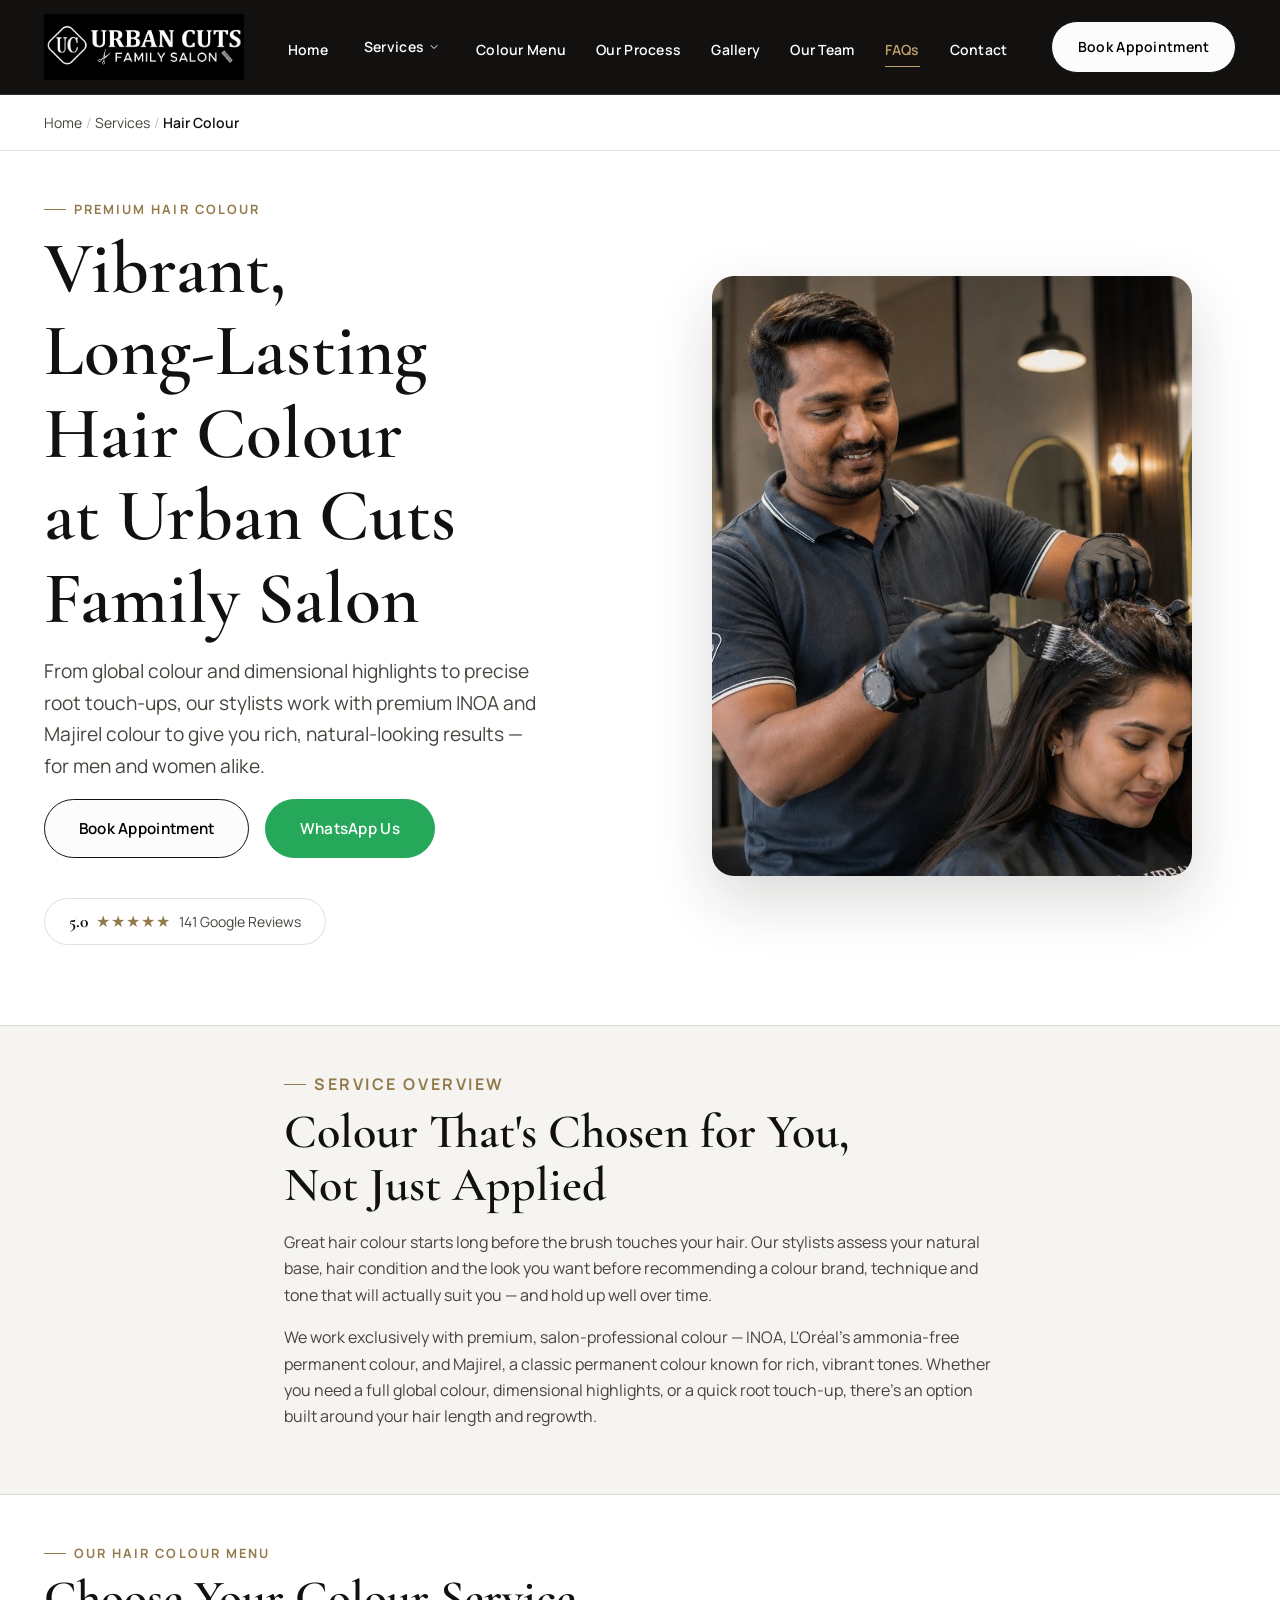
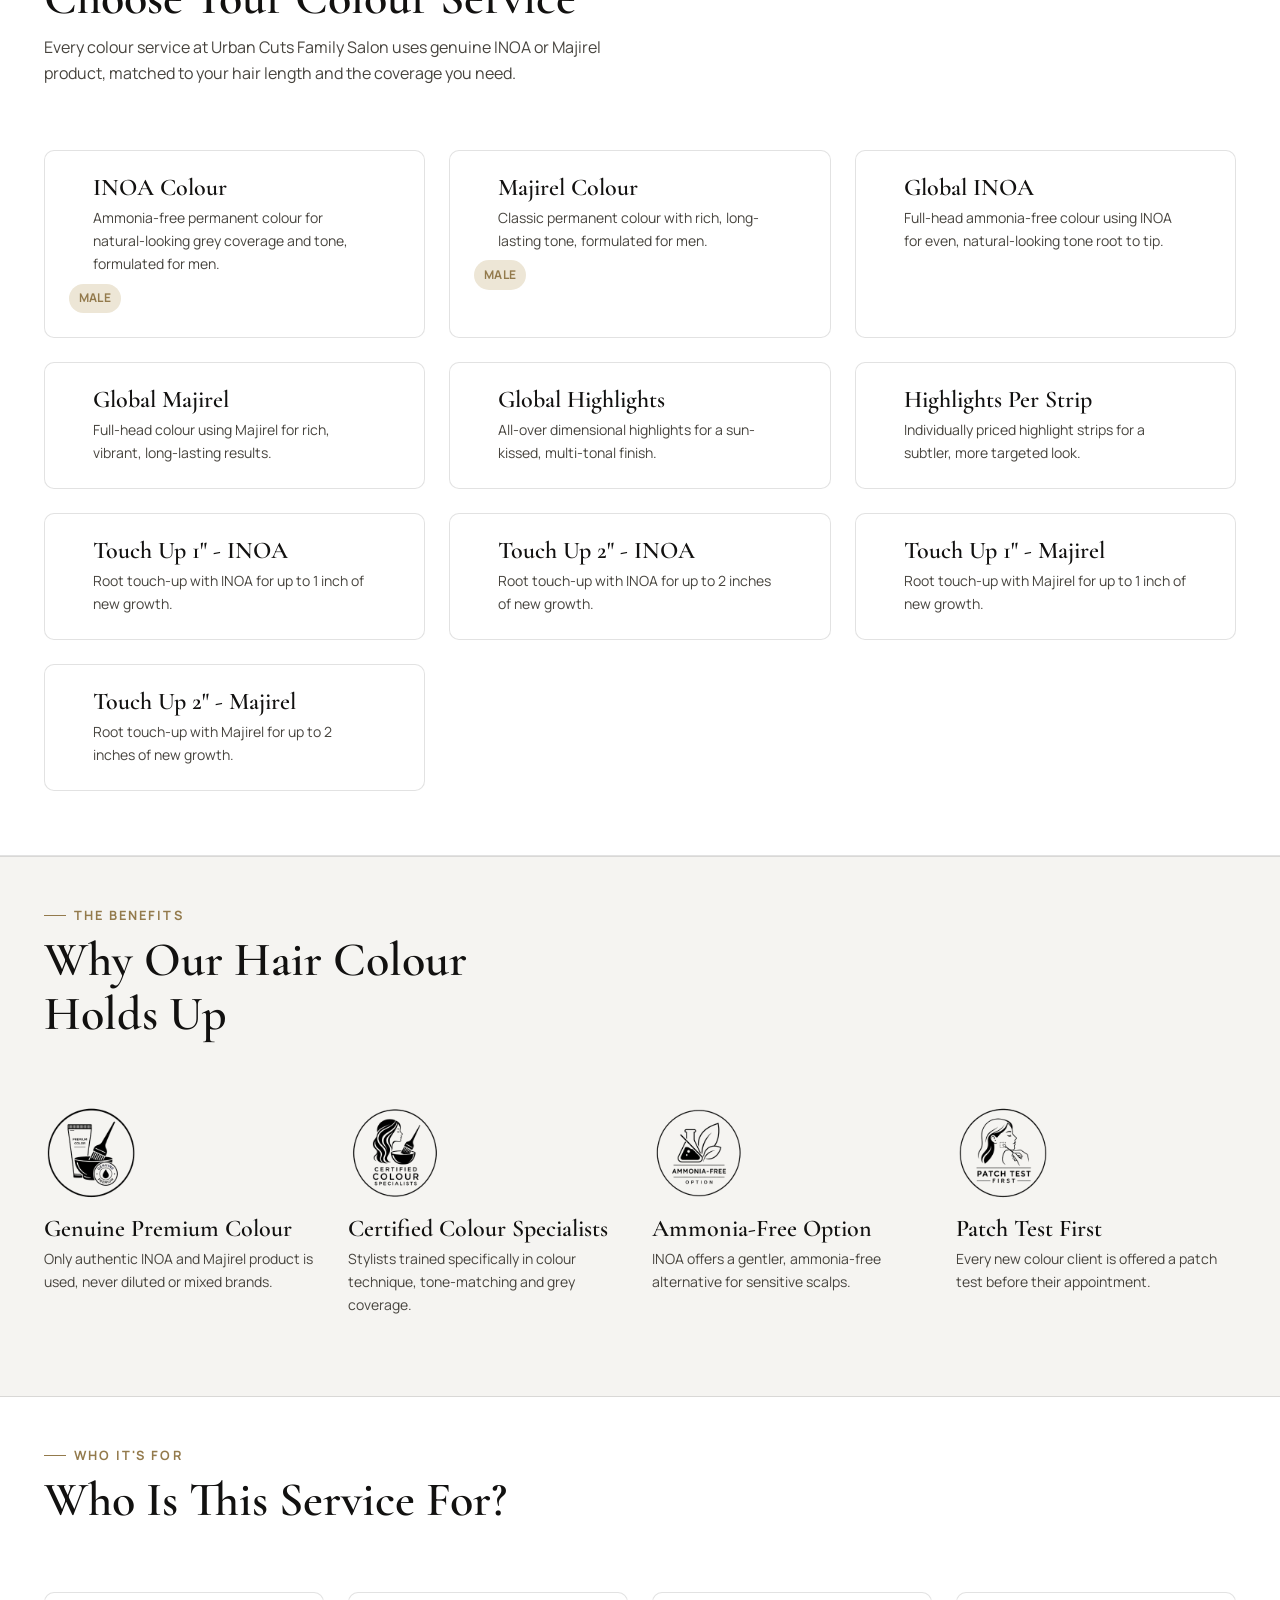
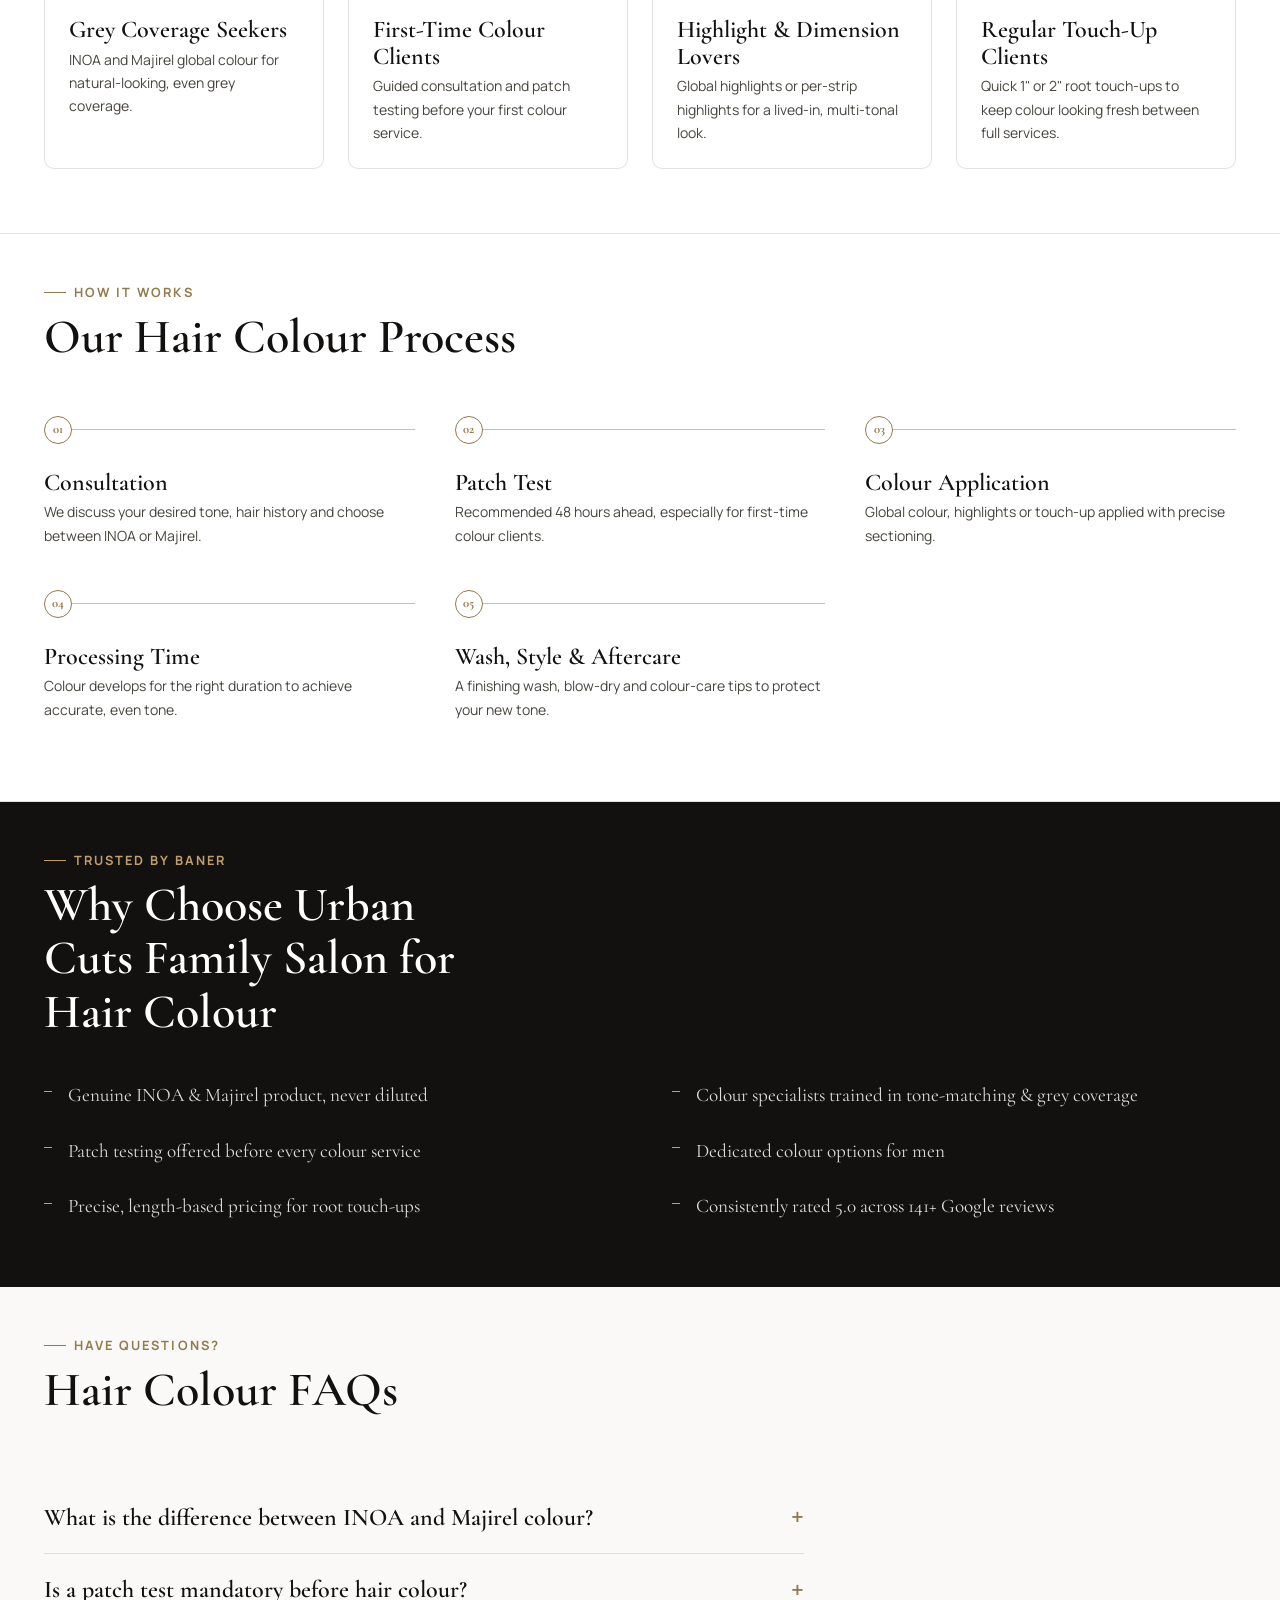
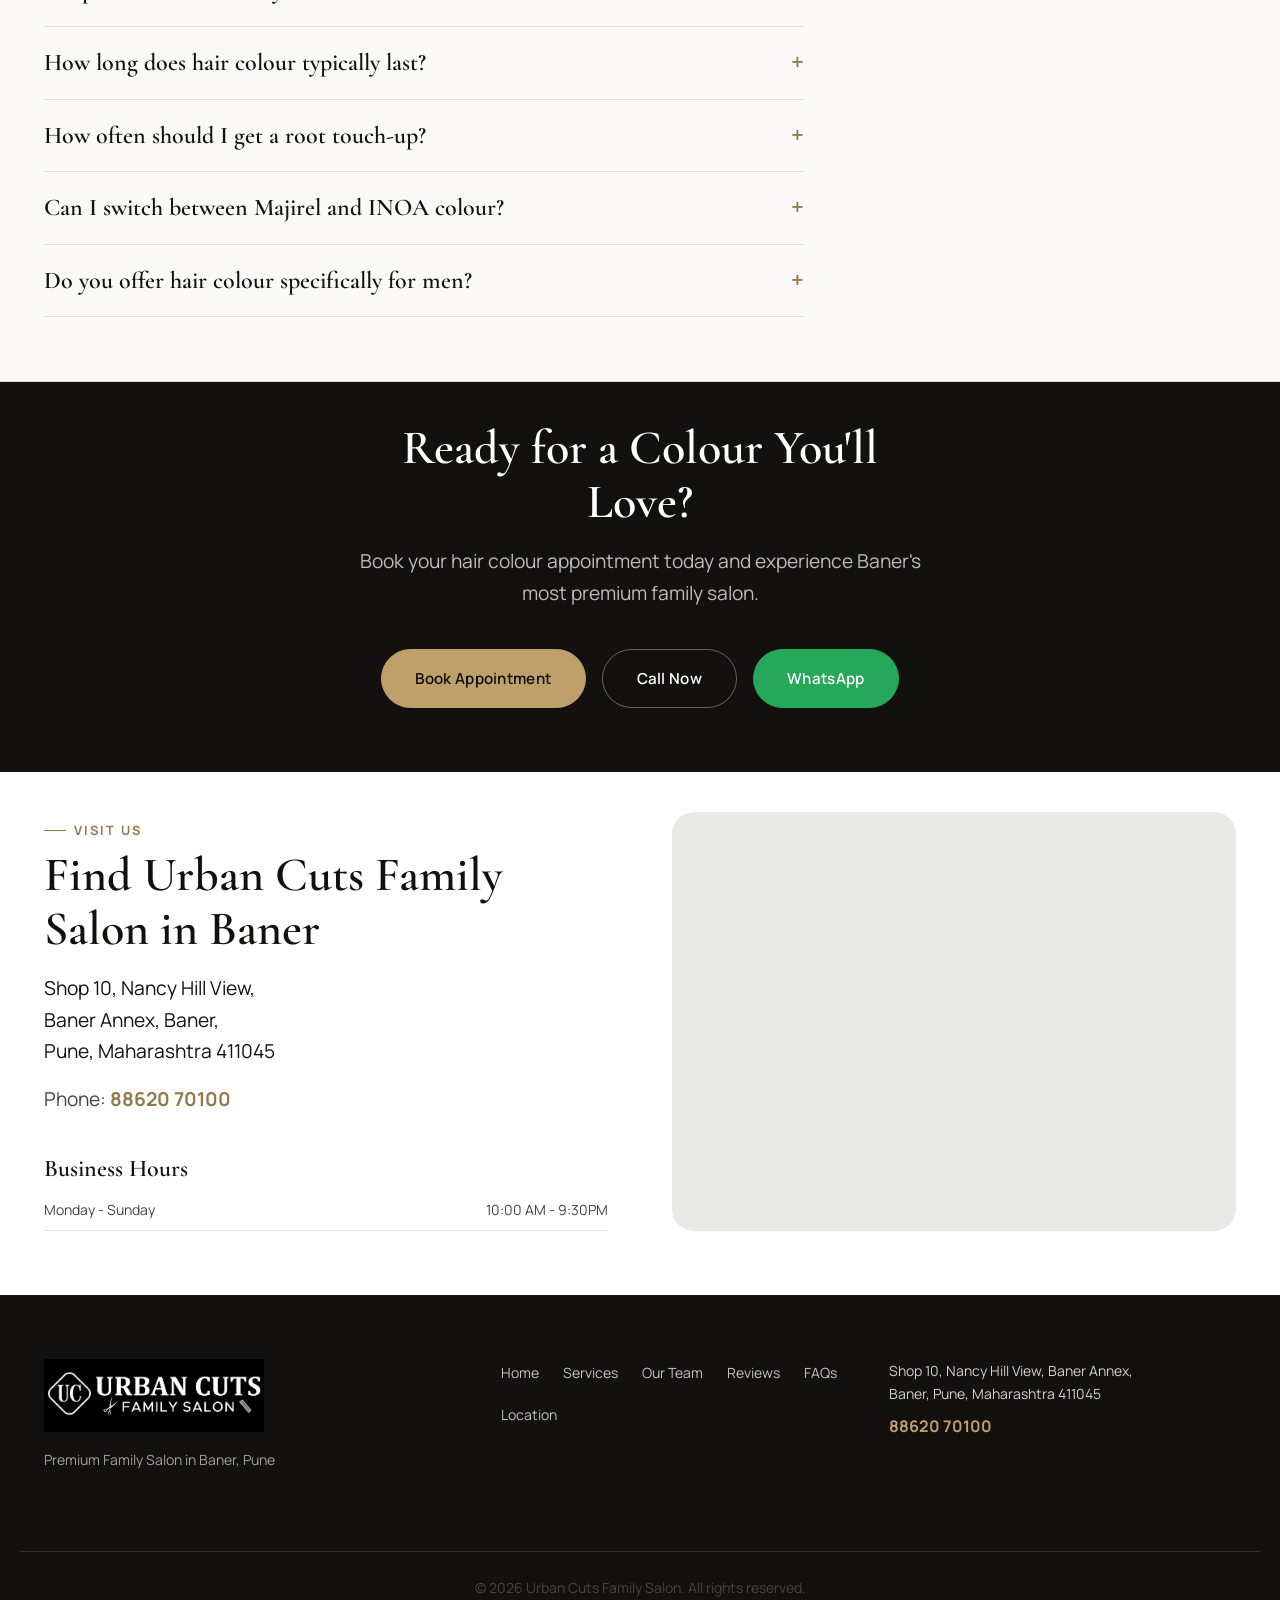
<file: hair-colour.html>
<!DOCTYPE html>
<html lang="en">
<head>
    <!-- Google tag (gtag.js) -->
<script async src="https://www.googletagmanager.com/gtag/js?id=AW-18101152438"></script>
<script>
  window.dataLayer = window.dataLayer || [];
  function gtag(){dataLayer.push(arguments);}
  gtag('js', new Date());

  gtag('config', 'AW-18101152438');
</script>

<!-- Event snippet for Phone call lead conversion page
In your html page, add the snippet and call gtag_report_conversion when someone clicks on the chosen link or button. -->
<script>
function gtag_report_conversion(url) {
  var callback = function () {
    if (typeof(url) != 'undefined') {
      window.location = url;
    }
  };
  gtag('event', 'conversion', {
      'send_to': 'AW-18101152438/30ylCP666bIcELbVprdD',
      'event_callback': callback
  });
  return false;
}
</script>

<!-- Event snippet for Phone call lead conversion page
In your html page, add the snippet and call gtag_report_conversion when someone clicks on the chosen link or button. -->
<script>
function gtag_report_conversion(url) {
  var callback = function () {
    if (typeof(url) != 'undefined') {
      window.location = url;
    }
  };
  gtag('event', 'conversion', {
      'send_to': 'AW-18101152438/30ylCP666bIcELbVprdD',
      'event_callback': callback
  });
  return false;
}
</script>

<script type="text/javascript">
    (function(c,l,a,r,i,t,y){
        c[a]=c[a]||function(){(c[a].q=c[a].q||[]).push(arguments)};
        t=l.createElement(r);t.async=1;t.src="https://www.clarity.ms/tag/"+i;
        y=l.getElementsByTagName(r)[0];y.parentNode.insertBefore(t,y);
    })(window, document, "clarity", "script", "xy682p0bgi");
</script>

    <meta charset="UTF-8">
    <meta name="viewport" content="width=device-width, initial-scale=1.0">

    <!-- Primary SEO Meta -->
    <title>Hair Colour Services in Baner, Pune | INOA &amp; Majirel | Urban Cuts Family Salon</title>
    <meta name="description" content="Global hair colour, highlights and root touch-ups using premium INOA and Majirel colour at Urban Cuts Family Salon, Baner's top-rated family salon. Rated 5.0 with 141+ reviews. Book today.">
    <meta name="keywords" content="Hair Colour Baner, INOA Hair Colour, Majirel Hair Colour, Global Hair Colour Baner, Hair Highlights Baner, Root Touch Up Baner, Hair Colour for Men Baner">
    <meta name="robots" content="index, follow">
    <meta name="author" content="Urban Cuts Family Salon">
    <link rel="canonical" href="https://www.urbancuts.example/services/hair-colour.html">

    <!-- Favicon Placeholder -->
    <link rel="icon" type="image/png" sizes="32x32" href="/assets/favicon/favicon-32x32.png">
    <link rel="icon" type="image/png" sizes="16x16" href="/assets/favicon/favicon-16x16.png">
    <link rel="apple-touch-icon" href="/assets/favicon/apple-touch-icon.png">
        <!-- Stylesheet (to be provided separately) -->
    <link rel="stylesheet" href="styles.css">

    <!-- Open Graph Placeholders -->
    <meta property="og:type" content="website">
    <meta property="og:title" content="Hair Colour Services in Baner, Pune | INOA &amp; Majirel | Urban Cuts Family Salon">
    <meta property="og:description" content="Global colour, highlights and root touch-ups using premium INOA and Majirel — expert hair colour at Urban Cuts Family Salon, Baner.">
    <meta property="og:image" content="/assets/images/services/hair-colour-og-cover.jpg">
    <meta property="og:url" content="https://www.urbancuts.example/services/hair-colour.html">
    <meta property="og:site_name" content="Urban Cuts Family Salon">
    <meta property="og:locale" content="en_IN">

    <!-- Twitter Placeholders -->
    <meta name="twitter:card" content="summary_large_image">
    <meta name="twitter:title" content="Hair Colour Services in Baner, Pune | INOA &amp; Majirel | Urban Cuts Family Salon">
    <meta name="twitter:description" content="Global colour, highlights and root touch-ups using premium INOA and Majirel — expert hair colour at Urban Cuts Family Salon, Baner.">
    <meta name="twitter:image" content="/assets/images/services/hair-colour-twitter-cover.jpg">

    <!-- Fonts -->
    <link rel="preconnect" href="https://fonts.googleapis.com">
    <link rel="preconnect" href="https://fonts.gstatic.com" crossorigin>
    <link href="https://fonts.googleapis.com/css2?family=Cormorant+Garamond:wght@400;500;600;700&family=Manrope:wght@400;500;600;700&display=swap" rel="stylesheet">

    <!-- Service JSON-LD Placeholder -->
    <script type="application/ld+json">
    {
        "@context": "https://schema.org",
        "@type": "Service",
        "serviceType": "Hair Colour Services",
        "name": "Hair Colour at Urban Cuts Family Salon",
        "provider": {
            "@type": "HairSalon",
            "name": "Urban Cuts Family Salon",
            "image": "/assets/images/og-cover.jpg",
            "telephone": "+91-88620-70100",
            "priceRange": "₹₹₹",
            "address": {
                "@type": "PostalAddress",
                "streetAddress": "Shop 10, Nancy Hill View, Baner Annex",
                "addressLocality": "Baner, Pune",
                "addressRegion": "Maharashtra",
                "postalCode": "411045",
                "addressCountry": "IN"
            },
            "aggregateRating": {
                "@type": "AggregateRating",
                "ratingValue": "5.0",
                "reviewCount": "141"
            }
        },
        "hasOfferCatalog": {
            "@type": "OfferCatalog",
            "name": "Hair Colour Services",
            "itemListElement": [
                { "@type": "Offer", "itemOffered": { "@type": "Service", "name": "INOA Colour (Male)" } },
                { "@type": "Offer", "itemOffered": { "@type": "Service", "name": "Majirel Colour (Male)" } },
                { "@type": "Offer", "itemOffered": { "@type": "Service", "name": "Global INOA" } },
                { "@type": "Offer", "itemOffered": { "@type": "Service", "name": "Global Majirel" } },
                { "@type": "Offer", "itemOffered": { "@type": "Service", "name": "Global Highlights" } },
                { "@type": "Offer", "itemOffered": { "@type": "Service", "name": "Highlights Per Strip" } },
                { "@type": "Offer", "itemOffered": { "@type": "Service", "name": "Touch Up 1\" - INOA" } },
                { "@type": "Offer", "itemOffered": { "@type": "Service", "name": "Touch Up 2\" - INOA" } },
                { "@type": "Offer", "itemOffered": { "@type": "Service", "name": "Touch Up 1\" - Majirel" } },
                { "@type": "Offer", "itemOffered": { "@type": "Service", "name": "Touch Up 2\" - Majirel" } }
            ]
        },
        "areaServed": ["Baner", "Balewadi", "Pashan", "Aundh", "Sus", "Mahalunge"],
        "url": "https://www.urbancuts.example/services/hair-colour.html"
    }
    </script>

    <!-- Breadcrumb JSON-LD Placeholder -->
    <script type="application/ld+json">
    {
        "@context": "https://schema.org",
        "@type": "BreadcrumbList",
        "itemListElement": [
            { "@type": "ListItem", "position": 1, "name": "Home", "item": "https://www.urbancuts.example/" },
            { "@type": "ListItem", "position": 2, "name": "Services", "item": "https://www.urbancuts.example/#services" },
            { "@type": "ListItem", "position": 3, "name": "Hair Colour", "item": "https://www.urbancuts.example/services/hair-colour.html" }
        ]
    }
    </script>

    <!-- FAQ JSON-LD Placeholder -->
    <script type="application/ld+json">
    {
        "@context": "https://schema.org",
        "@type": "FAQPage",
        "mainEntity": [
            {
                "@type": "Question",
                "name": "What is the difference between INOA and Majirel colour?",
                "acceptedAnswer": { "@type": "Answer", "text": "INOA is an ammonia-free permanent colour that's gentler on hair and scalp, while Majirel is a classic permanent colour known for rich, long-lasting tones. Our stylists help you choose based on your hair condition and colour goals." }
            },
            {
                "@type": "Question",
                "name": "Is a patch test mandatory before hair colour?",
                "acceptedAnswer": { "@type": "Answer", "text": "Yes, we recommend a patch test at least 48 hours before any colour service to check for sensitivity, especially for first-time colour clients." }
            },
            {
                "@type": "Question",
                "name": "How long does hair colour typically last?",
                "acceptedAnswer": { "@type": "Answer", "text": "Global colour generally lasts 6 to 8 weeks before roots become noticeable, while highlights can last 8 to 12 weeks depending on your natural hair colour and growth rate." }
            },
            {
                "@type": "Question",
                "name": "How often should I get a root touch-up?",
                "acceptedAnswer": { "@type": "Answer", "text": "Most clients book a touch-up every 4 to 6 weeks as new growth becomes visible, choosing between a 1 inch or 2 inch touch-up depending on regrowth." }
            },
            {
                "@type": "Question",
                "name": "Can I switch between Majirel and INOA colour?",
                "acceptedAnswer": { "@type": "Answer", "text": "Yes, our stylists can assess your existing colour and hair condition and guide you on switching brands safely during your next appointment." }
            },
            {
                "@type": "Question",
                "name": "Do you offer hair colour specifically for men?",
                "acceptedAnswer": { "@type": "Answer", "text": "Yes, we offer dedicated INOA and Majirel colour services for men, including grey coverage and natural-looking tones." }
            }
        ]
    }
    </script>

</head>
<body>

    <a class="skip-link" href="#main-content">Skip to main content</a>

    <!-- =========================================================
         HEADER (identical structure to index.html)
    ========================================================== -->
    <header class="site-header" id="top">
        <div class="container header__inner">
            <a href="index.html" class="logo" aria-label="Urban Cuts Family Salon Home">
                <img src="img/Urban-Cuts-Logo.webp" alt="Urban Cuts Family Salon - Premium Family Salon in Baner" width="220" height="82" loading="eager">
            </a>

            <nav class="main-nav" aria-label="Primary navigation">
                <button class="nav-toggle" type="button" aria-expanded="false" aria-controls="primary-menu" aria-label="Toggle navigation menu">
                    <span class="nav-toggle__bar"></span>
                    <span class="nav-toggle__bar"></span>
                    <span class="nav-toggle__bar"></span>
                </button>
                <ul id="primary-menu" class="nav-menu">
                    <li><a href="index.html">Home</a></li>
                    <li class="nav-item nav-item--dropdown">
                        <button class="nav-dropdown-trigger" type="button" aria-expanded="false" aria-haspopup="true" aria-controls="services-dropdown">
                            Services
                            <svg class="nav-dropdown-chevron" viewBox="0 0 24 24" width="12" height="12" aria-hidden="true"><path d="M6 9l6 6 6-6" fill="none" stroke="currentColor" stroke-width="2" stroke-linecap="round" stroke-linejoin="round"/></svg>
                        </button>
                        <ul class="nav-dropdown" id="services-dropdown">
                            <li><a href="hair.html">Hair</a></li>
                            <li><a href="hair-treatments.html">Hair Treatments</a></li>
                            <li><a href="hair-colour.html">Hair Colour</a></li>
                            <li><a href="skin-care.html">Skin Care</a></li>
                            <li><a href="hands-feet.html">Hands &amp; Feet</a></li>
                            <li><a href="mens-grooming.html">Men's Grooming</a></li>
                            <li><a href="womens-grooming.html">Women's Grooming</a></li>
                            <li><a href="makeup.html">Make Up</a></li>
                            <li><a href="massage.html">Massage</a></li>
                        </ul>
                    </li>
                    <li><a href="#sub-services">Colour Menu</a></li>
                    <li><a href="#process">Our Process</a></li>
                    <li><a href="#gallery">Gallery</a></li>
                    <li><a href="index.html#team">Our Team</a></li>
                    <li><a href="#faqs">FAQs</a></li>
                    <li><a href="https://urbancutsfamilysalon.setmore.com/" target="_blank">Contact</a></li>
                </ul>
            </nav>

            <div class="header__cta">
                <!-- <a href="tel:+918862070100" onclick="return gtag_report_conversion('tel:+918862070100');" class="btn btn--ghost" aria-label="Call Urban Cuts Family Salon">Call Now</a> -->
                <a href="https://urbancutsfamilysalon.setmore.com/" target="_blank" class="btn btn--primary">Book Appointment</a>
            </div>
        </div>
    </header>

    <!-- =========================================================
         BREADCRUMB
    ========================================================== -->
    <nav class="breadcrumb" aria-label="Breadcrumb">
        <div class="container">
            <ol>
                <li><a href="index.html">Home</a></li>
                <li><a href="index.html#services">Services</a></li>
                <li aria-current="page">Hair Colour</li>
            </ol>
        </div>
    </nav>

    <main id="main-content">

        <!-- =========================================================
             HERO
        ========================================================== -->
        <section class="hero" id="hero" aria-labelledby="hero-heading">
            <div class="container hero__inner">
                <div class="hero__content">
                    <p class="eyebrow">Premium Hair Colour</p>
                    <h1 id="hero-heading">Vibrant, Long-Lasting Hair Colour at Urban Cuts Family Salon</h1>
                    <p class="hero__description">
                        From global colour and dimensional highlights to precise root touch-ups, our stylists work
                        with premium INOA and Majirel colour to give you rich, natural-looking results — for men
                        and women alike.
                    </p>

                    <div class="hero__actions">
                        <a href="https://urbancutsfamilysalon.setmore.com/" target="_blank" class="btn btn--primary btn--lg">Book Appointment</a>
                        <a href="https://wa.me/918862070100" class="btn btn--whatsapp btn--lg" target="_blank" rel="noopener noreferrer" aria-label="Chat with Urban Cuts Family Salon on WhatsApp">
                            <span aria-hidden="true">WhatsApp Us</span>
                        </a>
                    </div>

                    <div class="hero__rating" aria-label="Google rating summary">
                        <span class="hero__rating-score">5.0</span>
                        <span class="hero__rating-stars" aria-hidden="true">★★★★★</span>
                        <span class="hero__rating-count">141 Google Reviews</span>
                    </div>
                </div>

                <div class="hero__media">
                    <img src="img/hair-color.jpeg" alt="Stylist applying premium hair colour at Urban Cuts Family Salon in Baner" width="480" height="360" loading="eager">
                </div>
            </div>
        </section>

        <!-- =========================================================
             SERVICE OVERVIEW
        ========================================================== -->
        <section class="overview" id="overview" aria-labelledby="overview-heading">
            <div class="container overview__inner">
                <p class="eyebrow">Service Overview</p>
                <h2 id="overview-heading">Colour That's Chosen for You, Not Just Applied</h2>
                <p>
                    Great hair colour starts long before the brush touches your hair. Our stylists assess your
                    natural base, hair condition and the look you want before recommending a colour brand,
                    technique and tone that will actually suit you — and hold up well over time.
                </p>
                <p>
                    We work exclusively with premium, salon-professional colour — INOA, L'Oréal's ammonia-free
                    permanent colour, and Majirel, a classic permanent colour known for rich, vibrant tones.
                    Whether you need a full global colour, dimensional highlights, or a quick root touch-up,
                    there's an option built around your hair length and regrowth.
                </p>
            </div>
        </section>

        <!-- =========================================================
             SUB-SERVICES — OUR HAIR COLOUR MENU
        ========================================================== -->
        <section class="services" id="sub-services" aria-labelledby="sub-services-heading">
            <div class="container">
                <p class="eyebrow">Our Hair Colour Menu</p>
                <h2 id="sub-services-heading">Choose Your Colour Service</h2>
                <p class="services__intro">
                    Every colour service at Urban Cuts Family Salon uses genuine INOA or Majirel product, matched to your hair
                    length and the coverage you need.
                </p>

                <ul class="services__grid">
                    <li class="service-card" data-reveal>
                        <h3>INOA Colour</h3>
                        <p>Ammonia-free permanent colour for natural-looking grey coverage and tone, formulated for men.</p>
                        <div class="service-card__options" aria-label="Service audience">
                            <span class="service-card__option">Male</span>
                        </div>
                    </li>
                    <li class="service-card" data-reveal>
                        <h3>Majirel Colour</h3>
                        <p>Classic permanent colour with rich, long-lasting tone, formulated for men.</p>
                        <div class="service-card__options" aria-label="Service audience">
                            <span class="service-card__option">Male</span>
                        </div>
                    </li>
                    <li class="service-card" data-reveal>
                        <h3>Global INOA</h3>
                        <p>Full-head ammonia-free colour using INOA for even, natural-looking tone root to tip.</p>
                    </li>
                    <li class="service-card" data-reveal>
                        <h3>Global Majirel</h3>
                        <p>Full-head colour using Majirel for rich, vibrant, long-lasting results.</p>
                    </li>
                    <li class="service-card" data-reveal>
                        <h3>Global Highlights</h3>
                        <p>All-over dimensional highlights for a sun-kissed, multi-tonal finish.</p>
                    </li>
                    <li class="service-card" data-reveal>
                        <h3>Highlights Per Strip</h3>
                        <p>Individually priced highlight strips for a subtler, more targeted look.</p>
                    </li>
                    <li class="service-card" data-reveal>
                        <h3>Touch Up 1&quot; - INOA</h3>
                        <p>Root touch-up with INOA for up to 1 inch of new growth.</p>
                    </li>
                    <li class="service-card" data-reveal>
                        <h3>Touch Up 2&quot; - INOA</h3>
                        <p>Root touch-up with INOA for up to 2 inches of new growth.</p>
                    </li>
                    <li class="service-card" data-reveal>
                        <h3>Touch Up 1&quot; - Majirel</h3>
                        <p>Root touch-up with Majirel for up to 1 inch of new growth.</p>
                    </li>
                    <li class="service-card" data-reveal>
                        <h3>Touch Up 2&quot; - Majirel</h3>
                        <p>Root touch-up with Majirel for up to 2 inches of new growth.</p>
                    </li>
                </ul>
            </div>
        </section>

        <!-- =========================================================
             BENEFITS
        ========================================================== -->
        <section class="why-us" id="benefits" aria-labelledby="benefits-heading">
            <div class="container">
                <p class="eyebrow">The Benefits</p>
                <h2 id="benefits-heading">Why Our Hair Colour Holds Up</h2>

                <ul class="why-us__grid">
                    <li class="why-us__item" data-reveal>
                        <img src="icons/genuine-premium-hair-color.webp" alt="" width="40" height="40" loading="lazy" aria-hidden="true">
                        <h3>Genuine Premium Colour</h3>
                        <p>Only authentic INOA and Majirel product is used, never diluted or mixed brands.</p>
                    </li>
                    <li class="why-us__item" data-reveal>
                        <img src="icons/certified-colour-specialists.webp" alt="" width="40" height="40" loading="lazy" aria-hidden="true">
                        <h3>Certified Colour Specialists</h3>
                        <p>Stylists trained specifically in colour technique, tone-matching and grey coverage.</p>
                    </li>
                    <li class="why-us__item" data-reveal>
                        <img src="icons/ammonia-free-hair-color-option.webp" alt="" width="40" height="40" loading="lazy" aria-hidden="true">
                        <h3>Ammonia-Free Option</h3>
                        <p>INOA offers a gentler, ammonia-free alternative for sensitive scalps.</p>
                    </li>
                    <li class="why-us__item" data-reveal>
                        <img src="icons/salon-patch-test.webp" alt="" width="40" height="40" loading="lazy" aria-hidden="true">
                        <h3>Patch Test First</h3>
                        <p>Every new colour client is offered a patch test before their appointment.</p>
                    </li>
                </ul>
            </div>
        </section>

        <!-- =========================================================
             WHO IS THIS SERVICE FOR
        ========================================================== -->
        <section class="audience" id="audience" aria-labelledby="audience-heading">
            <div class="container">
                <p class="eyebrow">Who It's For</p>
                <h2 id="audience-heading">Who Is This Service For?</h2>

                <ul class="audience__grid">
                    <li class="audience-card" data-reveal>
                        <h3>Grey Coverage Seekers</h3>
                        <p>INOA and Majirel global colour for natural-looking, even grey coverage.</p>
                    </li>
                    <li class="audience-card" data-reveal>
                        <h3>First-Time Colour Clients</h3>
                        <p>Guided consultation and patch testing before your first colour service.</p>
                    </li>
                    <li class="audience-card" data-reveal>
                        <h3>Highlight &amp; Dimension Lovers</h3>
                        <p>Global highlights or per-strip highlights for a lived-in, multi-tonal look.</p>
                    </li>
                    <li class="audience-card" data-reveal>
                        <h3>Regular Touch-Up Clients</h3>
                        <p>Quick 1&quot; or 2&quot; root touch-ups to keep colour looking fresh between full services.</p>
                    </li>
                </ul>
            </div>
        </section>

        <!-- =========================================================
             OUR PROCESS
        ========================================================== -->
        <section class="experience" id="process" aria-labelledby="process-heading">
            <div class="container">
                <p class="eyebrow">How It Works</p>
                <h2 id="process-heading">Our Hair Colour Process</h2>

                <ol class="experience__timeline">
                    <li class="experience__step" data-reveal>
                        <span class="experience__step-number">01</span>
                        <h3>Consultation</h3>
                        <p>We discuss your desired tone, hair history and choose between INOA or Majirel.</p>
                    </li>
                    <li class="experience__step" data-reveal>
                        <span class="experience__step-number">02</span>
                        <h3>Patch Test</h3>
                        <p>Recommended 48 hours ahead, especially for first-time colour clients.</p>
                    </li>
                    <li class="experience__step" data-reveal>
                        <span class="experience__step-number">03</span>
                        <h3>Colour Application</h3>
                        <p>Global colour, highlights or touch-up applied with precise sectioning.</p>
                    </li>
                    <li class="experience__step" data-reveal>
                        <span class="experience__step-number">04</span>
                        <h3>Processing Time</h3>
                        <p>Colour develops for the right duration to achieve accurate, even tone.</p>
                    </li>
                    <li class="experience__step" data-reveal>
                        <span class="experience__step-number">05</span>
                        <h3>Wash, Style &amp; Aftercare</h3>
                        <p>A finishing wash, blow-dry and colour-care tips to protect your new tone.</p>
                    </li>
                </ol>
            </div>
        </section>

        <!-- =========================================================
             BEFORE & AFTER GALLERY
        ========================================================== -->
        <!-- <section class="transformations" id="gallery" aria-labelledby="gallery-heading">
            <div class="container">
                <p class="eyebrow">Real Results</p>
                <h2 id="gallery-heading">Before &amp; After Gallery</h2>

                <ul class="transformations__grid">
                    <li class="transformation-card" data-reveal>
                        <div class="compare-slider" data-compare-slider>
                            <img class="compare-slider__img compare-slider__img--before" src="assets/images/services/hair-colour-before-1.jpg" alt="Before global hair colour at Urban Cuts Family Salon" width="360" height="480" loading="lazy">
                            <img class="compare-slider__img compare-slider__img--after" src="assets/images/services/hair-colour-after-1.jpg" alt="After global hair colour at Urban Cuts Family Salon" width="360" height="480" loading="lazy">
                            <span class="compare-slider__tag compare-slider__tag--before" aria-hidden="true">Before</span>
                            <span class="compare-slider__tag compare-slider__tag--after" aria-hidden="true">After</span>
                            <div class="compare-slider__line" aria-hidden="true">
                                <span class="compare-slider__handle">
                                    <svg viewBox="0 0 24 24" width="14" height="14" aria-hidden="true"><path d="M9 6l-6 6 6 6M15 6l6 6-6 6" fill="none" stroke="currentColor" stroke-width="2" stroke-linecap="round" stroke-linejoin="round"/></svg>
                                </span>
                            </div>
                            <input type="range" class="compare-slider__range" min="0" max="100" value="50" step="0.1" aria-label="Drag to compare before and after global colour">
                        </div>
                    </li>
                    <li class="transformation-card" data-reveal>
                        <div class="compare-slider" data-compare-slider>
                            <img class="compare-slider__img compare-slider__img--before" src="assets/images/services/hair-colour-before-2.jpg" alt="Before hair highlights at Urban Cuts Family Salon" width="360" height="480" loading="lazy">
                            <img class="compare-slider__img compare-slider__img--after" src="assets/images/services/hair-colour-after-2.jpg" alt="After hair highlights at Urban Cuts Family Salon" width="360" height="480" loading="lazy">
                            <span class="compare-slider__tag compare-slider__tag--before" aria-hidden="true">Before</span>
                            <span class="compare-slider__tag compare-slider__tag--after" aria-hidden="true">After</span>
                            <div class="compare-slider__line" aria-hidden="true">
                                <span class="compare-slider__handle">
                                    <svg viewBox="0 0 24 24" width="14" height="14" aria-hidden="true"><path d="M9 6l-6 6 6 6M15 6l6 6-6 6" fill="none" stroke="currentColor" stroke-width="2" stroke-linecap="round" stroke-linejoin="round"/></svg>
                                </span>
                            </div>
                            <input type="range" class="compare-slider__range" min="0" max="100" value="50" step="0.1" aria-label="Drag to compare before and after highlights">
                        </div>
                    </li>
                    <li class="transformation-card" data-reveal>
                        <div class="compare-slider" data-compare-slider>
                            <img class="compare-slider__img compare-slider__img--before" src="assets/images/services/hair-colour-before-3.jpg" alt="Before root touch-up at Urban Cuts Family Salon" width="360" height="480" loading="lazy">
                            <img class="compare-slider__img compare-slider__img--after" src="assets/images/services/hair-colour-after-3.jpg" alt="After root touch-up at Urban Cuts Family Salon" width="360" height="480" loading="lazy">
                            <span class="compare-slider__tag compare-slider__tag--before" aria-hidden="true">Before</span>
                            <span class="compare-slider__tag compare-slider__tag--after" aria-hidden="true">After</span>
                            <div class="compare-slider__line" aria-hidden="true">
                                <span class="compare-slider__handle">
                                    <svg viewBox="0 0 24 24" width="14" height="14" aria-hidden="true"><path d="M9 6l-6 6 6 6M15 6l6 6-6 6" fill="none" stroke="currentColor" stroke-width="2" stroke-linecap="round" stroke-linejoin="round"/></svg>
                                </span>
                            </div>
                            <input type="range" class="compare-slider__range" min="0" max="100" value="50" step="0.1" aria-label="Drag to compare before and after root touch-up">
                        </div>
                    </li>
                </ul>
                <p class="transformations__hint">Drag the divider — move it left to reveal more of the &ldquo;after&rdquo; result, right for more of the &ldquo;before&rdquo;.</p>
            </div>
        </section> -->

        <!-- =========================================================
             WHY CHOOSE Urban Cuts Family Salon FOR HAIR COLOUR
        ========================================================== -->
        <section class="choose-us" aria-labelledby="why-choose-heading">
            <div class="container">
                <p class="eyebrow">Trusted By Baner</p>
                <h2 id="why-choose-heading">Why Choose Urban Cuts Family Salon for Hair Colour</h2>

                <ul class="choose-us__list">
                    <li>Genuine INOA &amp; Majirel product, never diluted</li>
                    <li>Colour specialists trained in tone-matching &amp; grey coverage</li>
                    <li>Patch testing offered before every colour service</li>
                    <li>Dedicated colour options for men</li>
                    <li>Precise, length-based pricing for root touch-ups</li>
                    <li>Consistently rated 5.0 across 141+ Google reviews</li>
                </ul>
            </div>
        </section>

        <!-- =========================================================
             FAQS
        ========================================================== -->
        <section class="faqs" id="faqs" aria-labelledby="faqs-heading">
            <div class="container">
                <p class="eyebrow">Have Questions?</p>
                <h2 id="faqs-heading">Hair Colour FAQs</h2>

                <div class="faq-list">
                    <details class="faq-item">
                        <summary>What is the difference between INOA and Majirel colour?</summary>
                        <p>INOA is an ammonia-free permanent colour that's gentler on hair and scalp, while Majirel is a classic permanent colour known for rich, long-lasting tones. Our stylists help you choose based on your hair condition and colour goals.</p>
                    </details>
                    <details class="faq-item">
                        <summary>Is a patch test mandatory before hair colour?</summary>
                        <p>Yes, we recommend a patch test at least 48 hours before any colour service to check for sensitivity, especially for first-time colour clients.</p>
                    </details>
                    <details class="faq-item">
                        <summary>How long does hair colour typically last?</summary>
                        <p>Global colour generally lasts 6 to 8 weeks before roots become noticeable, while highlights can last 8 to 12 weeks depending on your natural hair colour and growth rate.</p>
                    </details>
                    <details class="faq-item">
                        <summary>How often should I get a root touch-up?</summary>
                        <p>Most clients book a touch-up every 4 to 6 weeks as new growth becomes visible, choosing between a 1 inch or 2 inch touch-up depending on regrowth.</p>
                    </details>
                    <details class="faq-item">
                        <summary>Can I switch between Majirel and INOA colour?</summary>
                        <p>Yes, our stylists can assess your existing colour and hair condition and guide you on switching brands safely during your next appointment.</p>
                    </details>
                    <details class="faq-item">
                        <summary>Do you offer hair colour specifically for men?</summary>
                        <p>Yes, we offer dedicated INOA and Majirel colour services for men, including grey coverage and natural-looking tones.</p>
                    </details>
                </div>
            </div>
        </section>

        <!-- =========================================================
             FINAL CTA
        ========================================================== -->
        <section class="final-cta" aria-labelledby="final-cta-heading">
            <div class="container final-cta__inner">
                <h2 id="final-cta-heading">Ready for a Colour You'll Love?</h2>
                <p>Book your hair colour appointment today and experience Baner's most premium family salon.</p>

                <div class="final-cta__actions">
                    <a href="https://urbancutsfamilysalon.setmore.com/" target="_blank" class="btn btn--primary btn--lg">Book Appointment</a>
                    <a href="tel:+918862070100" onclick="return gtag_report_conversion('tel:+918862070100');" class="btn btn--ghost btn--lg" aria-label="Call Urban Cuts Family Salon">Call Now</a>
                    <a href="https://wa.me/918862070100" class="btn btn--whatsapp btn--lg" target="_blank" rel="noopener noreferrer" aria-label="Chat with Urban Cuts Family Salon on WhatsApp">WhatsApp</a>
                </div>
            </div>
        </section>

        <!-- =========================================================
             CONTACT / BOOK APPOINTMENT
        ========================================================== -->
        <!-- <section class="contact" id="book-appointment" aria-labelledby="contact-heading">
            <div class="container contact__inner">
                <div>
                    <p class="eyebrow">Book Now</p>
                    <h2 id="contact-heading">Book Your Hair Colour Appointment</h2>
                    <p>Fill in your details and our team will confirm your slot over a call or WhatsApp.</p>

                    <form class="contact-form" id="booking-form" novalidate>
                        <div class="form-row">
                            <label for="name">Full Name</label>
                            <input type="text" id="name" name="name" autocomplete="name" required>
                        </div>

                        <div class="form-row form-row--split">
                            <div>
                                <label for="phone">Phone Number</label>
                                <input type="tel" id="phone" name="phone" autocomplete="tel" inputmode="tel" pattern="[0-9+\-\s]{7,15}" required>
                            </div>
                            <div>
                                <label for="date">Preferred Date</label>
                                <input type="date" id="date" name="date" required>
                            </div>
                        </div>

                        <div class="form-row">
                            <label for="service">Colour Service</label>
                            <select id="service" name="service">
                                <option value="inoa-male">INOA (Male)</option>
                                <option value="majirel-male">Majirel (Male)</option>
                                <option value="global-inoa">Global INOA</option>
                                <option value="global-majirel">Global Majirel</option>
                                <option value="global-highlights">Global Highlights</option>
                                <option value="highlights-per-strip">Highlights Per Strip</option>
                                <option value="touch-up-1-inoa">Touch Up 1" - INOA</option>
                                <option value="touch-up-2-inoa">Touch Up 2" - INOA</option>
                                <option value="touch-up-1-majirel">Touch Up 1" - Majirel</option>
                                <option value="touch-up-2-majirel">Touch Up 2" - Majirel</option>
                                <option value="other">Other / Not Sure Yet</option>
                            </select>
                        </div>

                        <div class="form-row">
                            <label for="message">Message (optional)</label>
                            <textarea id="message" name="message" placeholder="Tell us your current hair colour, desired tone, or anything that will help us prepare"></textarea>
                        </div>

                        <button type="submit" class="btn btn--primary btn--lg">Request Appointment</button>
                        <p class="form-note">This form saves your request locally as a demo — connect it to a booking system or WhatsApp API to go live.</p>
                        <p class="form-status" id="form-status" role="status" aria-live="polite"></p>
                    </form>
                </div>

                <div class="contact-info">
                    <div class="contact-info__item">
                        <h3>Visit Us</h3>
                        <address>
                            Shop 10, Nancy Hill View,<br>
                            Baner Annex, Baner,<br>
                            Pune, Maharashtra 411045
                        </address>
                    </div>

                    <div class="contact-info__item contact-info__phone">
                        <h3>Call or WhatsApp</h3>
                        <p><a href="tel:+918862070100" onclick="return gtag_report_conversion('tel:+918862070100');">88620 70100</a></p>
                    </div>

                    <div class="contact-info__item contact-info__hours">
                        <h3>Business Hours</h3>
                        <ul>
                            <li><span>Monday - Sunday</span><span>Business hours placeholder</span></li>
                        </ul>
                    </div>

                    <div class="contact-info__item contact-info__map">
                        <iframe
                            title="Urban Cuts Family Salon location map"
                            src="about:blank"
                            loading="lazy"
                            referrerpolicy="no-referrer-when-downgrade"
                            aria-label="Google Map showing Urban Cuts Family Salon location in Baner, Pune">
                        </iframe>
                    </div>
                </div>
            </div>
        </section>

    </main> -->


               <!-- =========================================================
             LOCATION
        ========================================================== -->
        <section class="location" id="location" aria-labelledby="location-heading">
            <div class="container location__inner">
                <div class="location__details">
                    <p class="eyebrow">Visit Us</p>
                    <h2 id="location-heading">Find Urban Cuts Family Salon in Baner</h2>

                    <address class="location__address">
                        Shop 10, Nancy Hill View,<br>
                        Baner Annex, Baner,<br>
                        Pune, Maharashtra 411045
                    </address>

                    <p class="location__phone">
                        Phone: <a href="tel:+918862070100" onclick="return gtag_report_conversion('tel:+918862070100');">88620 70100</a>
                    </p>

                    <div class="location__hours">
                        <h3>Business Hours</h3>
                        <ul>
                            <li><span>Monday - Sunday</span><span>10:00 AM - 9:30PM</span></li>
                        </ul>
                    </div>
                </div>

                <div class="location__map">
                    <iframe
                        title="Urban Cuts Family Salon location map"
                        src="https://www.google.com/maps/embed?pb=!1m18!1m12!1m3!1d3782.4882949829853!2d73.7674773!3d18.552011999999994!2m3!1f0!2f0!3f0!3m2!1i1024!2i768!4f13.1!3m3!1m2!1s0x3bc2bf5d07a2a159%3A0x9fe0096a43a8aaac!2sURBAN%20CUTS!5e0!3m2!1sen!2sin!4v1784810173230!5m2!1sen!2sin"
                        loading="lazy"
                        referrerpolicy="no-referrer-when-downgrade"
                        aria-label="Google Map showing Urban Cuts Family Salon location in Baner, Pune">
                    </iframe>
                </div>
            </div>
        </section>

    <!-- =========================================================
         FOOTER (identical structure to index.html)
    ========================================================== -->
    <footer class="site-footer">
        <div class="container footer__inner">
            <div class="footer__brand">
                <img src="img/Urban-Cuts-Logo.webp" alt="Urban Cuts Family Salon logo" width="220" height="82" loading="lazy">
                <p>Premium Family Salon in Baner, Pune</p>
            </div>

            <nav class="footer__nav" aria-label="Footer navigation">
                <ul>
                    <li><a href="index.html">Home</a></li>
                    <li><a href="index.html#services">Services</a></li>
                    <li><a href="index.html#team">Our Team</a></li>
                    <li><a href="index.html#reviews">Reviews</a></li>
                    <li><a href="#faqs">FAQs</a></li>
                    <li><a href="index.html#location">Location</a></li>
                </ul>
            </nav>

            <div class="footer__contact">
                <address>
                    Shop 10, Nancy Hill View, Baner Annex,<br>
                    Baner, Pune, Maharashtra 411045
                </address>
                <p><a href="tel:+918862070100" onclick="return gtag_report_conversion('tel:+918862070100');">88620 70100</a></p>
            </div>
        </div>

        <div class="container footer__bottom">
            <p>&copy; <span id="year">2026</span> Urban Cuts Family Salon. All rights reserved.</p>
        </div>
    </footer>

    <script src="script.js" defer></script>
</body>
</html>
</file>
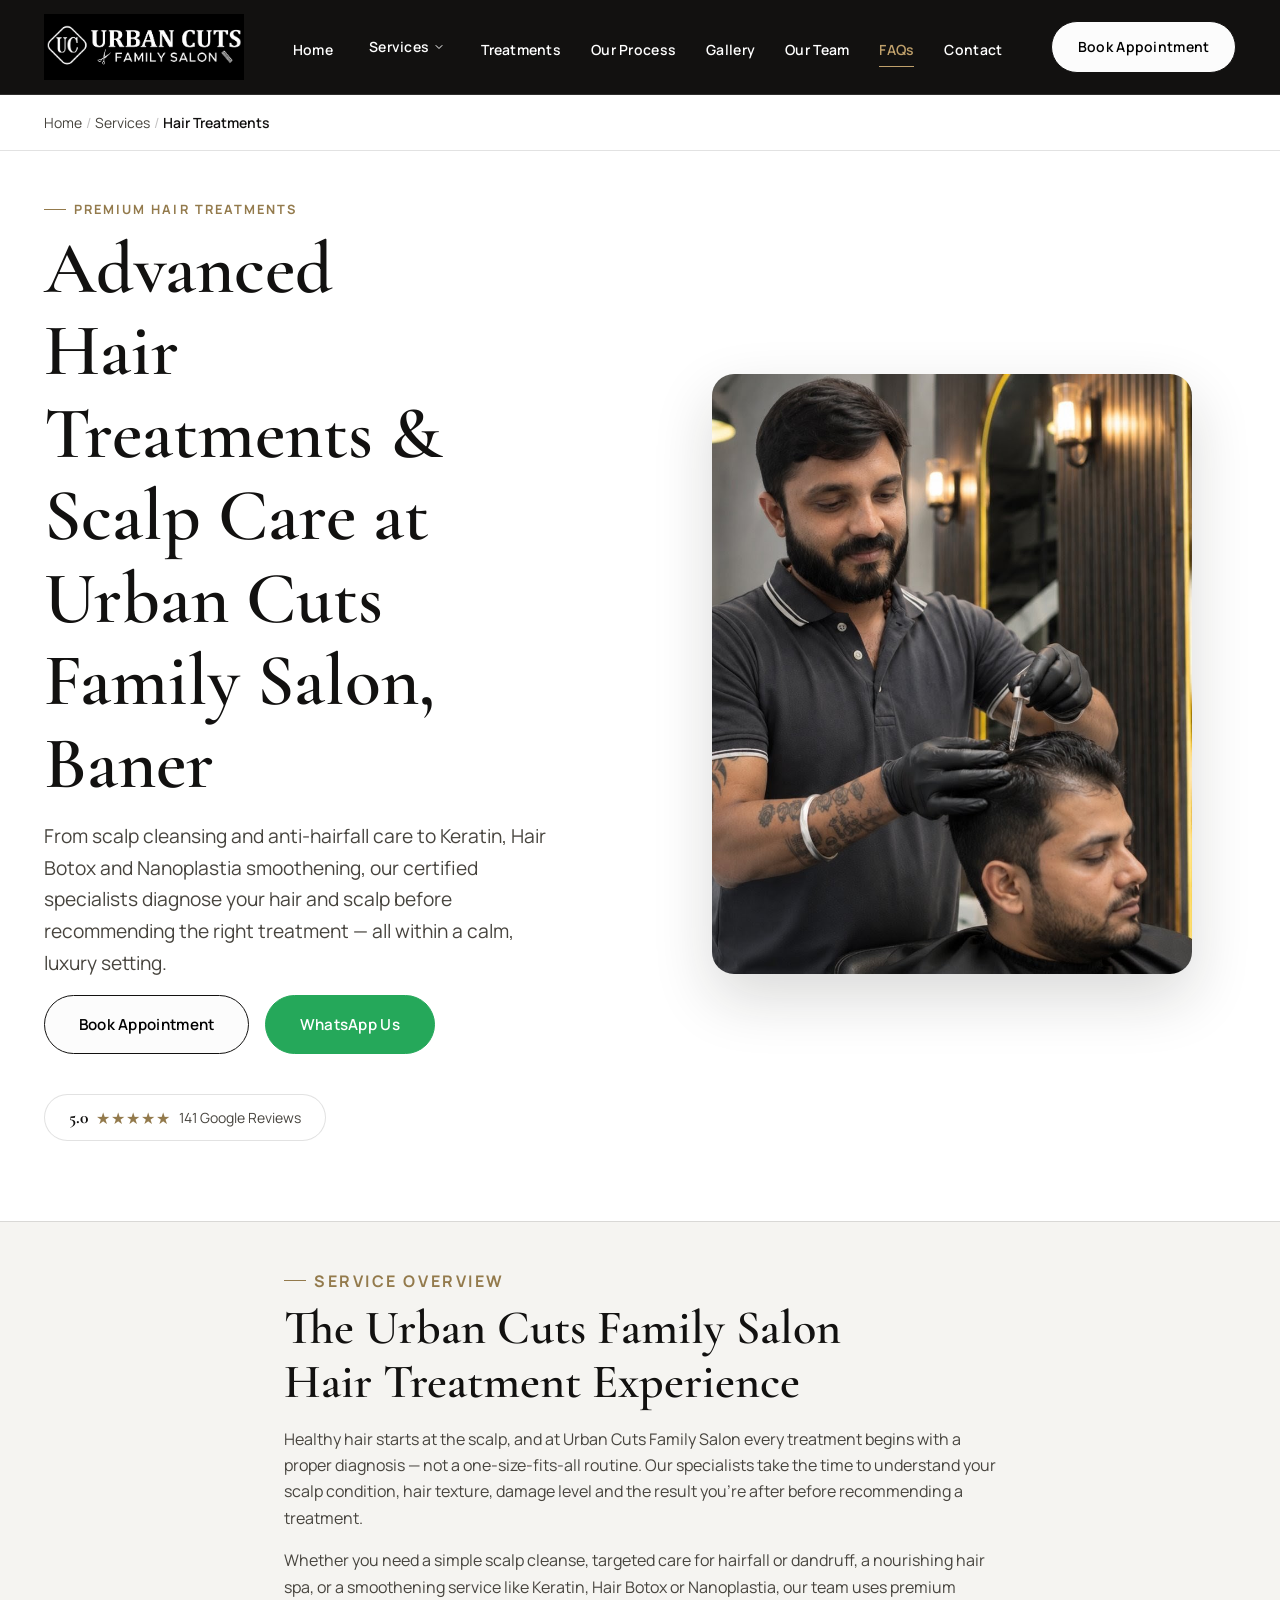
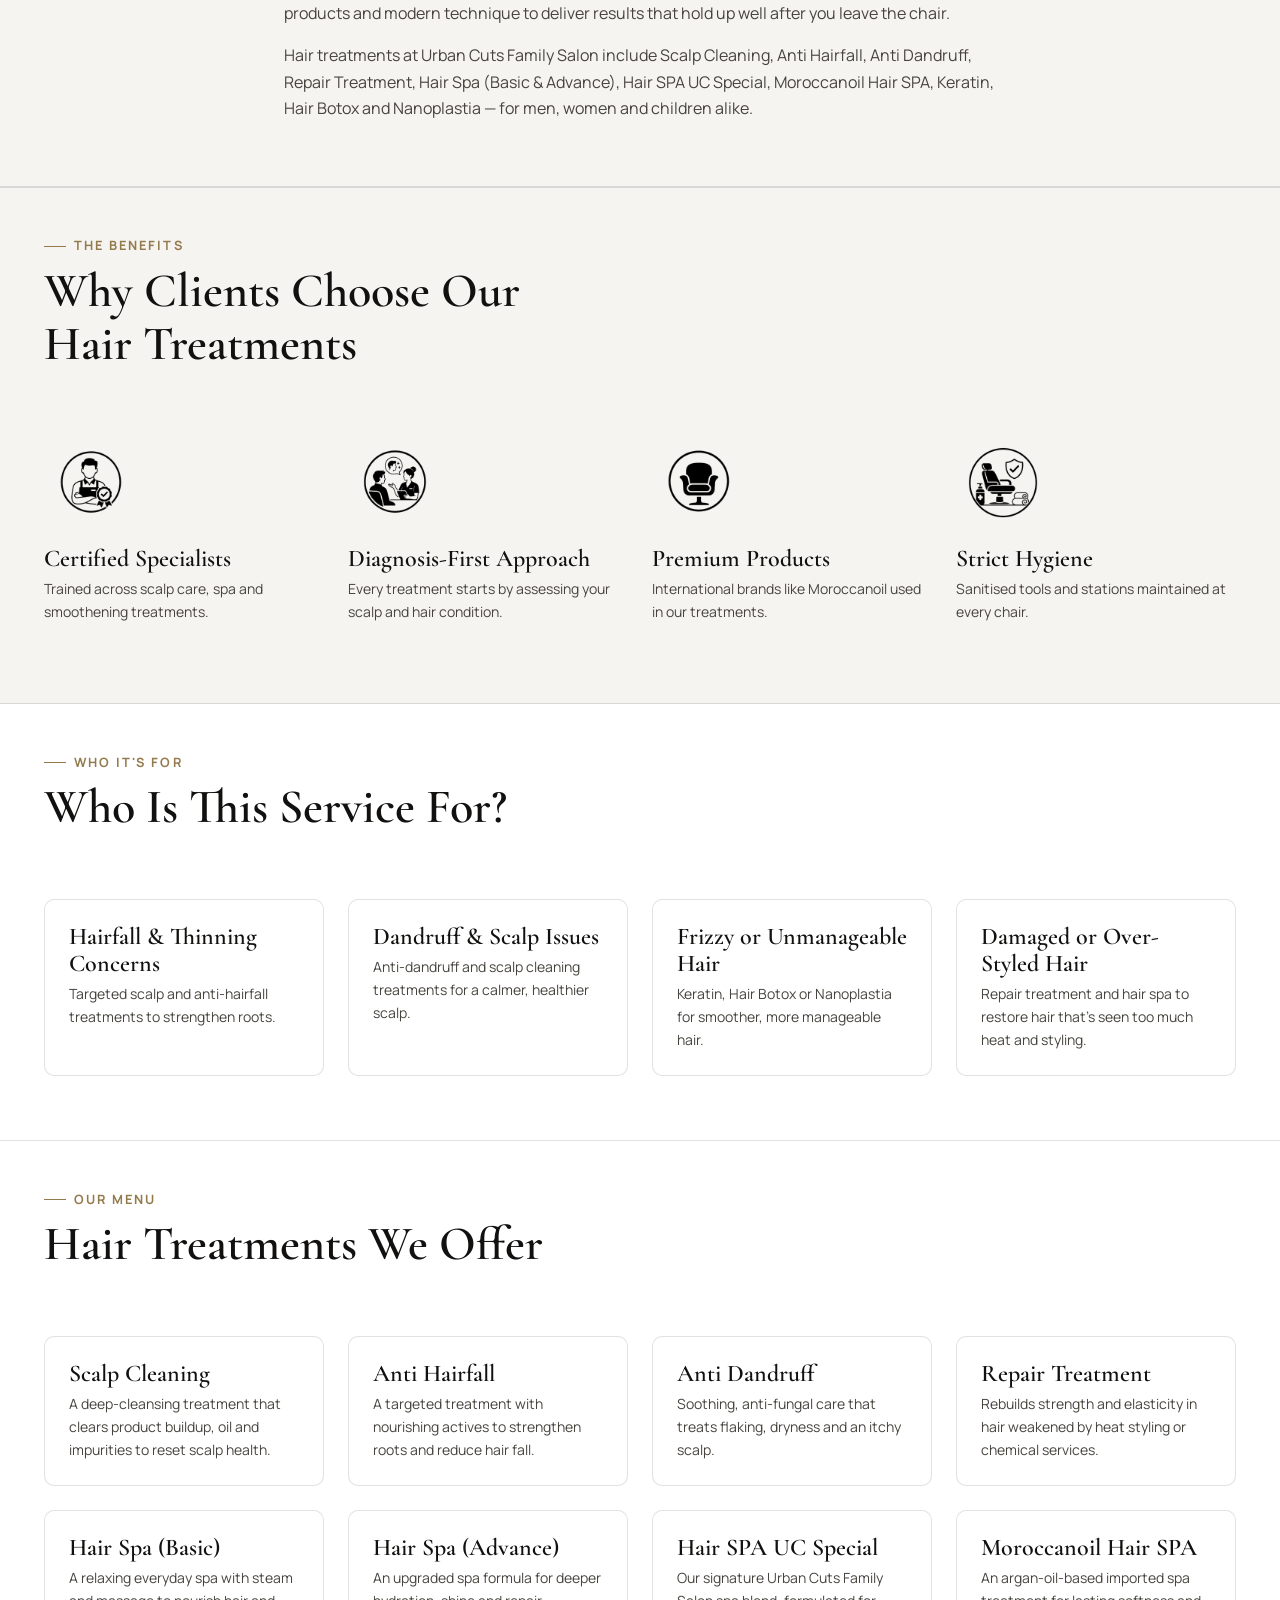
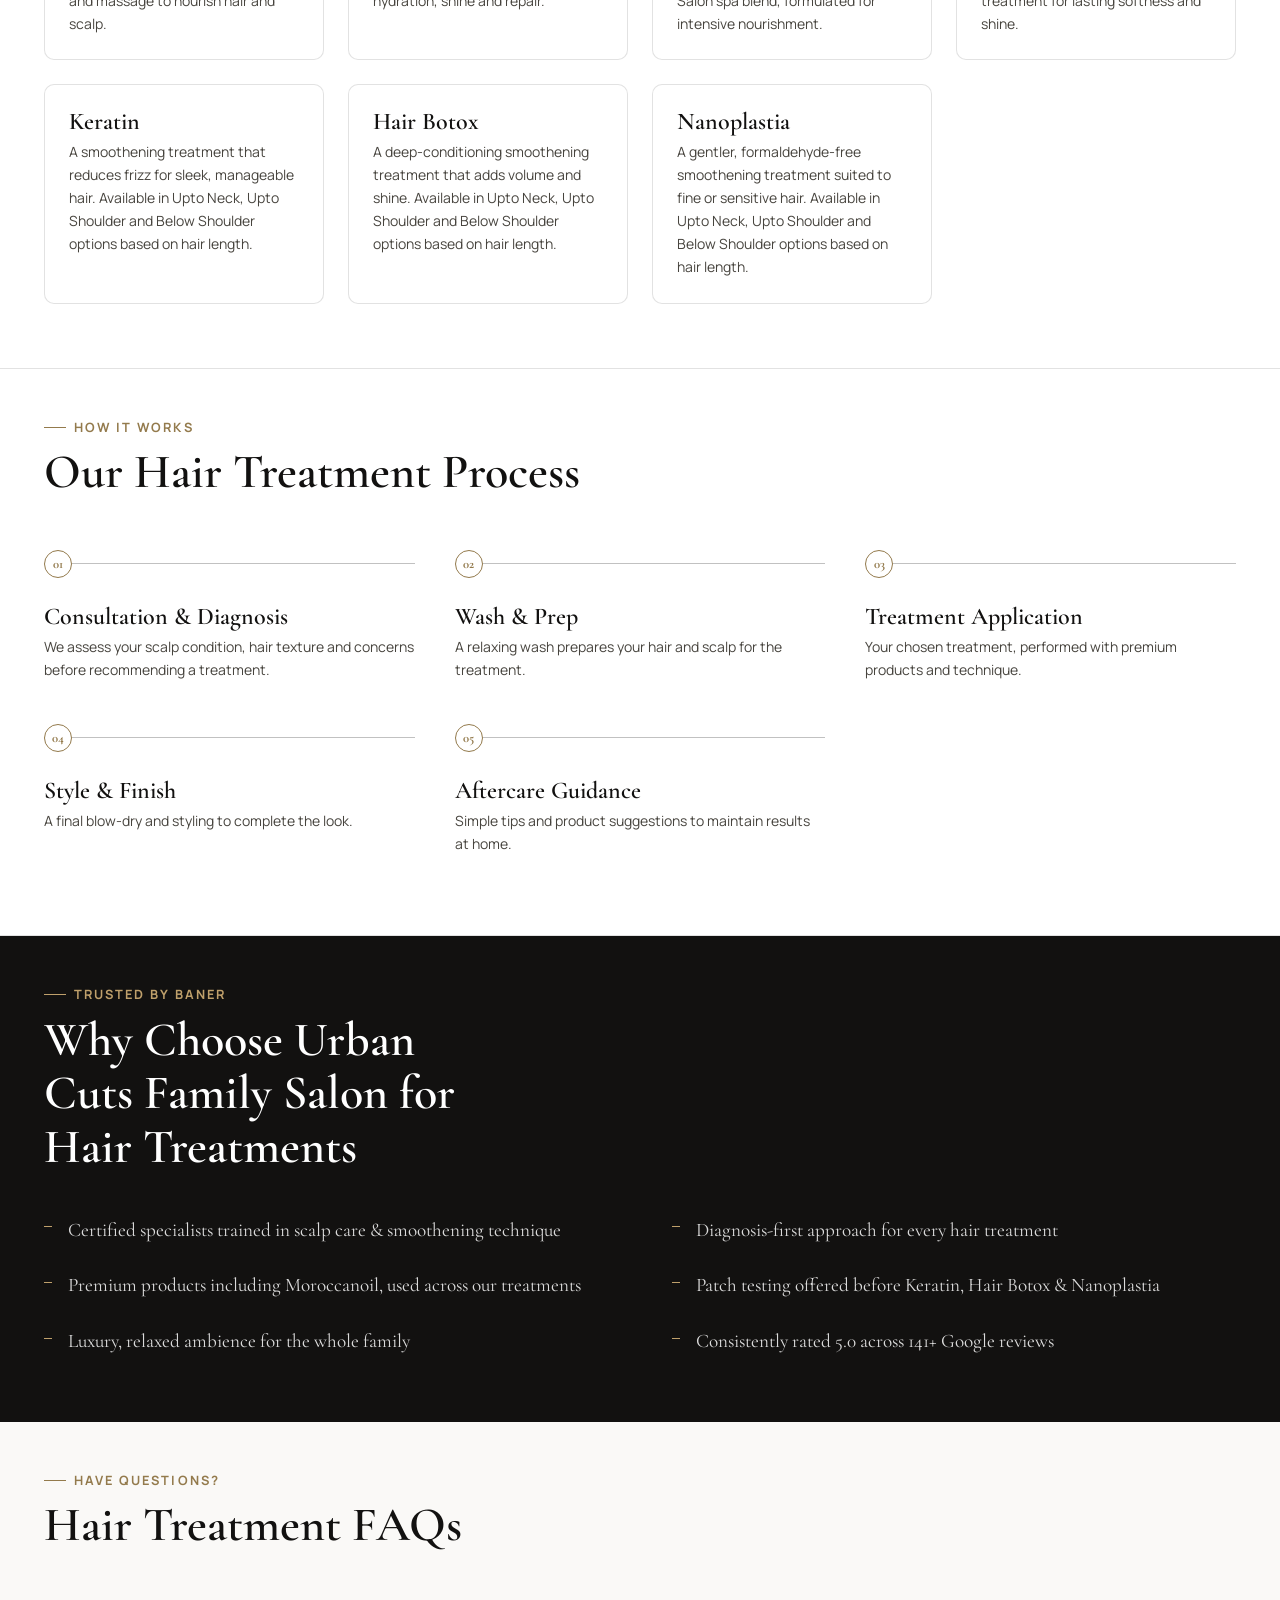
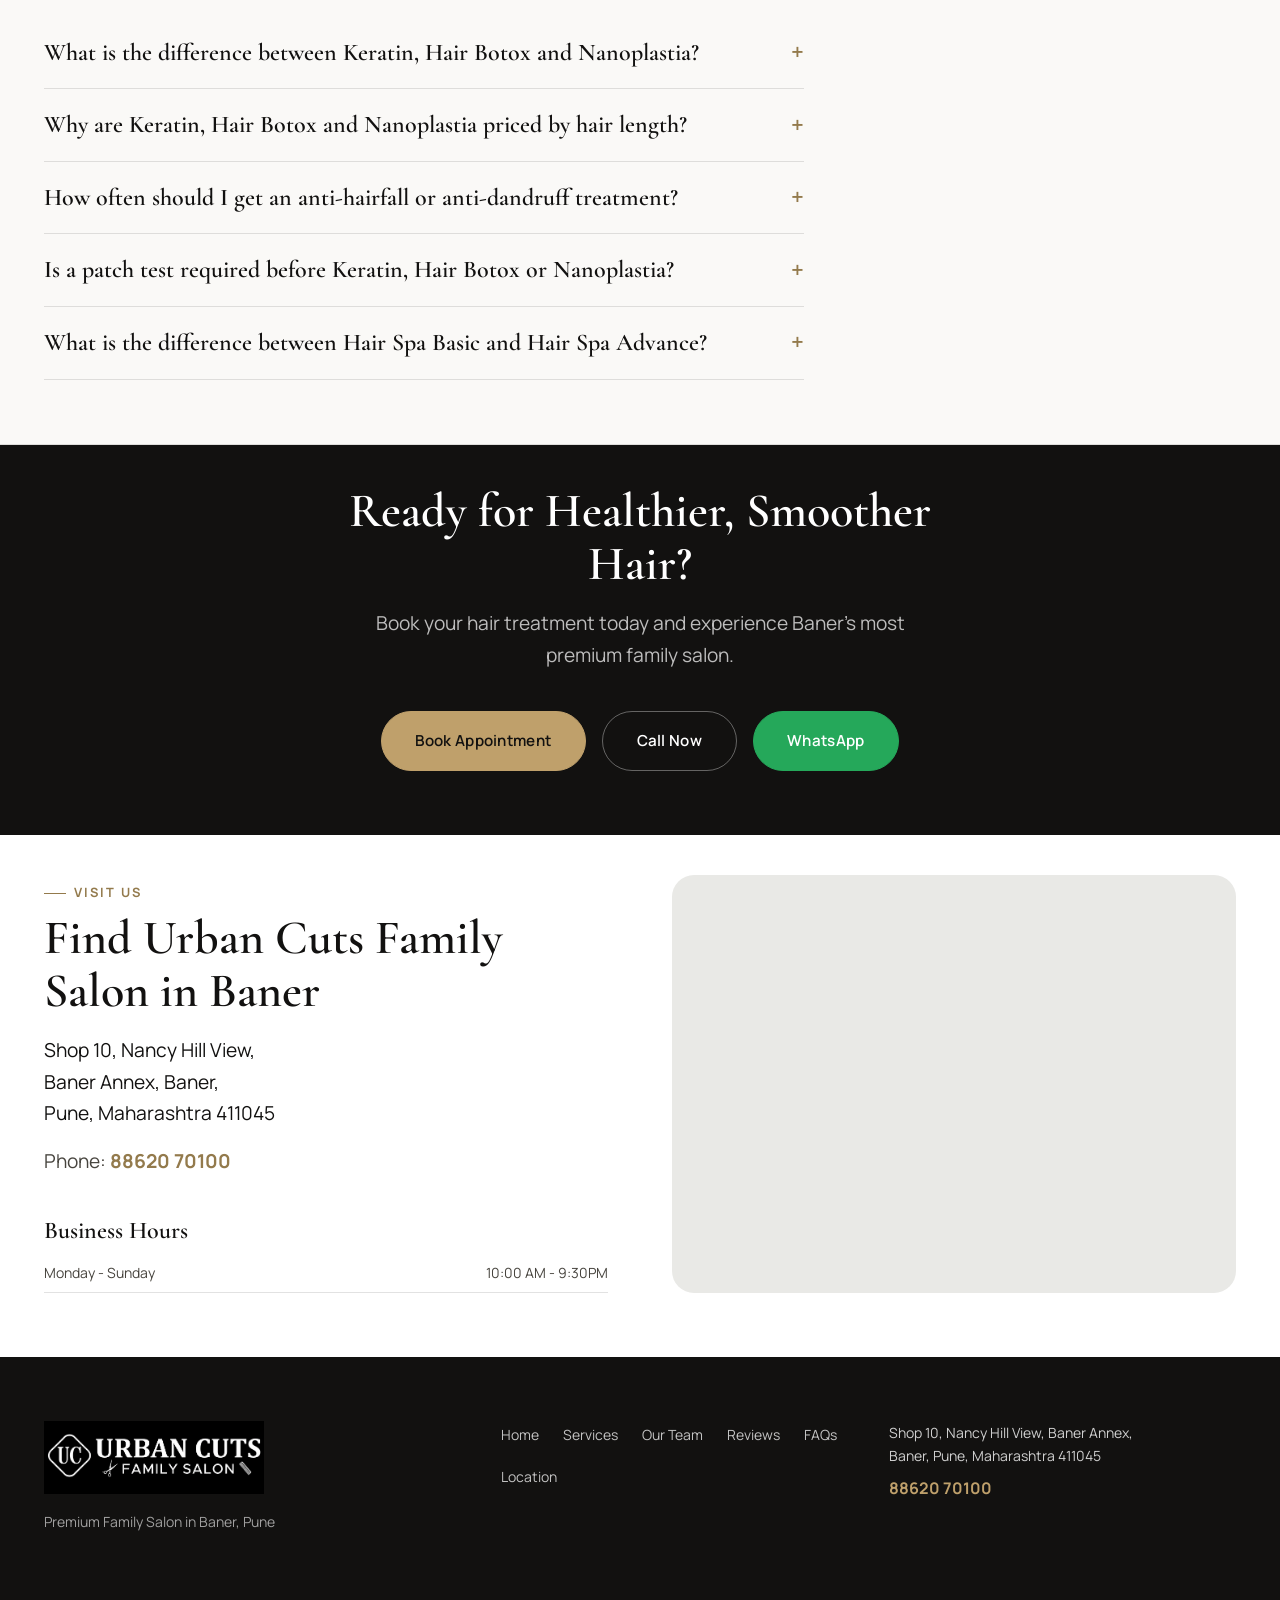
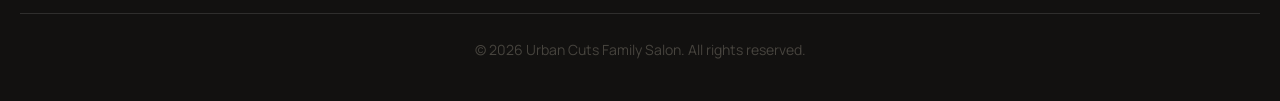
<file: hair-treatments.html>
<!DOCTYPE html>
<html lang="en">
<head>
    <!-- Google tag (gtag.js) -->
<script async src="https://www.googletagmanager.com/gtag/js?id=AW-18101152438"></script>
<script>
  window.dataLayer = window.dataLayer || [];
  function gtag(){dataLayer.push(arguments);}
  gtag('js', new Date());

  gtag('config', 'AW-18101152438');
</script>

<!-- Event snippet for Phone call lead conversion page
In your html page, add the snippet and call gtag_report_conversion when someone clicks on the chosen link or button. -->
<script>
function gtag_report_conversion(url) {
  var callback = function () {
    if (typeof(url) != 'undefined') {
      window.location = url;
    }
  };
  gtag('event', 'conversion', {
      'send_to': 'AW-18101152438/30ylCP666bIcELbVprdD',
      'event_callback': callback
  });
  return false;
}
</script>

<script type="text/javascript">
    (function(c,l,a,r,i,t,y){
        c[a]=c[a]||function(){(c[a].q=c[a].q||[]).push(arguments)};
        t=l.createElement(r);t.async=1;t.src="https://www.clarity.ms/tag/"+i;
        y=l.getElementsByTagName(r)[0];y.parentNode.insertBefore(t,y);
    })(window, document, "clarity", "script", "xy682p0bgi");
</script>

    <meta charset="UTF-8">
    <meta name="viewport" content="width=device-width, initial-scale=1.0">

    <!-- Primary SEO Meta -->
    <title>Hair Treatments in Baner, Pune | Urban Cuts Family Salon</title>
    <meta name="description" content="Scalp cleaning, anti-hairfall, anti-dandruff, repair, hair spa, Keratin, Hair Botox &amp; Nanoplastia treatments at Urban Cuts Family Salon, Baner's top-rated family salon. Certified specialists, diagnosis-led care. Book today.">
    <meta name="keywords" content="Hair Treatment in Baner, Keratin Treatment Baner, Hair Botox Baner, Nanoplastia Baner, Anti Hairfall Treatment Baner, Anti Dandruff Treatment Baner, Hair Spa Baner, Moroccanoil Hair Spa Baner">
    <meta name="robots" content="index, follow">
    <meta name="author" content="Urban Cuts Family Salon">
    <link rel="canonical" href="https://www.urbancuts.example/services/hair-treatments.html">

    <!-- Favicon Placeholder -->
    <link rel="icon" type="image/png" sizes="32x32" href="/assets/favicon/favicon-32x32.png">
    <link rel="icon" type="image/png" sizes="16x16" href="/assets/favicon/favicon-16x16.png">
    <link rel="apple-touch-icon" href="/assets/favicon/apple-touch-icon.png">

        <!-- Stylesheet (to be provided separately) -->
    <link rel="stylesheet" href="styles.css">

    <!-- Open Graph Placeholders -->
    <meta property="og:type" content="website">
    <meta property="og:title" content="Hair Treatments in Baner, Pune | Urban Cuts Family Salon">
    <meta property="og:description" content="Certified specialists, diagnosis-led consultations and premium products — discover advanced hair treatments at Urban Cuts Family Salon, Baner.">
    <meta property="og:image" content="/assets/images/services/hair-treatments-og-cover.jpg">
    <meta property="og:url" content="https://www.urbancuts.example/services/hair-treatments.html">
    <meta property="og:site_name" content="Urban Cuts Family Salon">
    <meta property="og:locale" content="en_IN">

    <!-- Twitter Placeholders -->
    <meta name="twitter:card" content="summary_large_image">
    <meta name="twitter:title" content="Hair Treatments in Baner, Pune | Urban Cuts Family Salon">
    <meta name="twitter:description" content="Certified specialists, diagnosis-led consultations and premium products — discover advanced hair treatments at Urban Cuts Family Salon, Baner.">
    <meta name="twitter:image" content="/assets/images/services/hair-treatments-twitter-cover.jpg">

    <!-- Fonts -->
    <link rel="preconnect" href="https://fonts.googleapis.com">
    <link rel="preconnect" href="https://fonts.gstatic.com" crossorigin>
    <link href="https://fonts.googleapis.com/css2?family=Cormorant+Garamond:wght@400;500;600;700&family=Manrope:wght@400;500;600;700&display=swap" rel="stylesheet">

    <!-- Service JSON-LD Placeholder -->
    <script type="application/ld+json">
    {
        "@context": "https://schema.org",
        "@type": "Service",
        "serviceType": "Hair Treatments",
        "name": "Hair Treatments at Urban Cuts Family Salon",
        "provider": {
            "@type": "HairSalon",
            "name": "Urban Cuts Family Salon",
            "image": "/assets/images/og-cover.jpg",
            "telephone": "+91-88620-70100",
            "priceRange": "₹₹₹",
            "address": {
                "@type": "PostalAddress",
                "streetAddress": "Shop 10, Nancy Hill View, Baner Annex",
                "addressLocality": "Baner, Pune",
                "addressRegion": "Maharashtra",
                "postalCode": "411045",
                "addressCountry": "IN"
            },
            "aggregateRating": {
                "@type": "AggregateRating",
                "ratingValue": "5.0",
                "reviewCount": "141"
            }
        },
        "areaServed": ["Baner", "Balewadi", "Pashan", "Aundh", "Sus", "Mahalunge"],
        "url": "https://www.urbancuts.example/services/hair-treatments.html"
    }
    </script>

    <!-- Breadcrumb JSON-LD Placeholder -->
    <script type="application/ld+json">
    {
        "@context": "https://schema.org",
        "@type": "BreadcrumbList",
        "itemListElement": [
            {
                "@type": "ListItem",
                "position": 1,
                "name": "Home",
                "item": "https://www.urbancuts.example/"
            },
            {
                "@type": "ListItem",
                "position": 2,
                "name": "Services",
                "item": "https://www.urbancuts.example/#services"
            },
            {
                "@type": "ListItem",
                "position": 3,
                "name": "Hair Treatments",
                "item": "https://www.urbancuts.example/services/hair-treatments.html"
            }
        ]
    }
    </script>

    <!-- FAQ JSON-LD Placeholder -->
    <script type="application/ld+json">
    {
        "@context": "https://schema.org",
        "@type": "FAQPage",
        "mainEntity": [
            {
                "@type": "Question",
                "name": "What is the difference between Keratin, Hair Botox and Nanoplastia?",
                "acceptedAnswer": {
                    "@type": "Answer",
                    "text": "All three are smoothening treatments but differ in formulation and finish. Keratin gives the sleekest, straightest result; Hair Botox deep-conditions while adding smoothness and volume; Nanoplastia uses a gentler, formaldehyde-free formula ideal for fine or sensitive hair. Our stylists recommend the right one during consultation."
                }
            },
            {
                "@type": "Question",
                "name": "Why are Keratin, Hair Botox and Nanoplastia priced by hair length?",
                "acceptedAnswer": {
                    "@type": "Answer",
                    "text": "These treatments use product quantity based on hair length and density, so pricing is split into Upto Neck, Upto Shoulder and Below Shoulder categories to keep it fair and transparent."
                }
            },
            {
                "@type": "Question",
                "name": "How often should I get an anti-hairfall or anti-dandruff treatment?",
                "acceptedAnswer": {
                    "@type": "Answer",
                    "text": "For active hairfall or dandruff concerns, we typically recommend a session every 2 to 3 weeks, with maintenance sessions monthly once the scalp condition improves."
                }
            },
            {
                "@type": "Question",
                "name": "Is a patch test required before Keratin, Hair Botox or Nanoplastia?",
                "acceptedAnswer": {
                    "@type": "Answer",
                    "text": "Yes, a patch test is recommended at least 48 hours before any chemical smoothening treatment to check for sensitivity."
                }
            },
            {
                "@type": "Question",
                "name": "What is the difference between Hair Spa Basic and Hair Spa Advance?",
                "acceptedAnswer": {
                    "@type": "Answer",
                    "text": "Hair Spa Basic is a nourishing everyday spa with steam and massage, while Hair Spa Advance uses a richer formula for deeper hydration, shine and repair, recommended for drier or more damaged hair."
                }
            }
        ]
    }
    </script>

</head>
<body>

    <a class="skip-link" href="#main-content">Skip to main content</a>

    <!-- =========================================================
         HEADER (identical structure to index.html)
    ========================================================== -->
    <header class="site-header" id="top">
        <div class="container header__inner">
            <a href="index.html" class="logo" aria-label="Urban Cuts Family Salon Home">
                <img src="img/Urban-Cuts-Logo.webp" alt="Urban Cuts Family Salon - Premium Family Salon in Baner" width="220" height="82" loading="eager">
            </a>

            <nav class="main-nav" aria-label="Primary navigation">
                <button class="nav-toggle" type="button" aria-expanded="false" aria-controls="primary-menu" aria-label="Toggle navigation menu">
                    <span class="nav-toggle__bar"></span>
                    <span class="nav-toggle__bar"></span>
                    <span class="nav-toggle__bar"></span>
                </button>
                <ul id="primary-menu" class="nav-menu">
                    <li><a href="index.html">Home</a></li>
                    <li class="nav-item nav-item--dropdown">
                        <button class="nav-dropdown-trigger" type="button" aria-expanded="false" aria-haspopup="true" aria-controls="services-dropdown">
                            Services
                            <svg class="nav-dropdown-chevron" viewBox="0 0 24 24" width="12" height="12" aria-hidden="true"><path d="M6 9l6 6 6-6" fill="none" stroke="currentColor" stroke-width="2" stroke-linecap="round" stroke-linejoin="round"/></svg>
                        </button>
                        <ul class="nav-dropdown" id="services-dropdown">
                            <li><a href="hair.html">Hair</a></li>
                            <li><a href="hair-treatments.html">Hair Treatments</a></li>
                            <li><a href="hair-colour.html">Hair Colour</a></li>
                            <li><a href="skin-care.html">Skin Care</a></li>
                            <li><a href="hands-feet.html">Hands &amp; Feet</a></li>
                            <li><a href="mens-grooming.html">Men's Grooming</a></li>
                            <li><a href="womens-grooming.html">Women's Grooming</a></li>
                            <li><a href="makeup.html">Make Up</a></li>
                            <li><a href="massage.html">Massage</a></li>
                        </ul>
                    </li>
                    <li><a href="#treatments">Treatments</a></li>
                    <li><a href="#process">Our Process</a></li>
                    <li><a href="#gallery">Gallery</a></li>
                    <li><a href="index.html#team">Our Team</a></li>
                    <li><a href="#faqs">FAQs</a></li>
                    <li><a href="https://urbancutsfamilysalon.setmore.com/" target="_blank">Contact</a></li>
                </ul>
            </nav>

            <div class="header__cta">
                <!-- <a href="tel:+918862070100" onclick="return gtag_report_conversion('tel:+918862070100');" class="btn btn--ghost" aria-label="Call Urban Cuts Family Salon">Call Now</a> -->
                <a href="https://urbancutsfamilysalon.setmore.com/" target="_blank" class="btn btn--primary">Book Appointment</a>
            </div>
        </div>
    </header>

    <!-- =========================================================
         BREADCRUMB
    ========================================================== -->
    <nav class="breadcrumb" aria-label="Breadcrumb">
        <div class="container">
            <ol>
                <li><a href="index.html">Home</a></li>
                <li><a href="index.html#services">Services</a></li>
                <li aria-current="page">Hair Treatments</li>
            </ol>
        </div>
    </nav>

    <main id="main-content">

        <!-- =========================================================
             HERO
        ========================================================== -->
        <section class="hero" id="hero" aria-labelledby="hero-heading">
            <div class="container hero__inner">
                <div class="hero__content">
                    <p class="eyebrow">Premium Hair Treatments</p>
                    <h1 id="hero-heading">Advanced Hair Treatments &amp; Scalp Care at Urban Cuts Family Salon, Baner</h1>
                    <p class="hero__description">
                        From scalp cleansing and anti-hairfall care to Keratin, Hair Botox and Nanoplastia smoothening,
                        our certified specialists diagnose your hair and scalp before recommending the right treatment —
                        all within a calm, luxury setting.
                    </p>

                    <div class="hero__actions">
                        <a href="https://urbancutsfamilysalon.setmore.com/" target="_blank" class="btn btn--primary btn--lg">Book Appointment</a>
                        <a href="https://wa.me/918862070100" class="btn btn--whatsapp btn--lg" target="_blank" rel="noopener noreferrer" aria-label="Chat with Urban Cuts Family Salon on WhatsApp">
                            <span aria-hidden="true">WhatsApp Us</span>
                        </a>
                    </div>

                    <div class="hero__rating" aria-label="Google rating summary">
                        <span class="hero__rating-score">5.0</span>
                        <span class="hero__rating-stars" aria-hidden="true">★★★★★</span>
                        <span class="hero__rating-count">141 Google Reviews</span>
                    </div>
                </div>

                <div class="hero__media">
                    <img src="img/hair-treatment.jpeg" alt="Specialist performing a premium hair treatment at Urban Cuts Family Salon in Baner" width="480" height="360" loading="eager">
                </div>
            </div>
        </section>

        <!-- =========================================================
             SERVICE OVERVIEW
        ========================================================== -->
        <section class="overview" id="overview" aria-labelledby="overview-heading">
            <div class="container overview__inner">
                <p class="eyebrow">Service Overview</p>
                <h2 id="overview-heading">The Urban Cuts Family Salon Hair Treatment Experience</h2>
                <p>
                    Healthy hair starts at the scalp, and at Urban Cuts Family Salon every treatment begins with a proper diagnosis —
                    not a one-size-fits-all routine. Our specialists take the time to understand your scalp condition,
                    hair texture, damage level and the result you're after before recommending a treatment.
                </p>
                <p>
                    Whether you need a simple scalp cleanse, targeted care for hairfall or dandruff, a nourishing hair spa,
                    or a smoothening service like Keratin, Hair Botox or Nanoplastia, our team uses premium products and
                    modern technique to deliver results that hold up well after you leave the chair.
                </p>
                <p>
                    Hair treatments at Urban Cuts Family Salon include Scalp Cleaning, Anti Hairfall, Anti Dandruff, Repair Treatment,
                    Hair Spa (Basic &amp; Advance), Hair SPA UC Special, Moroccanoil Hair SPA, Keratin, Hair Botox and
                    Nanoplastia — for men, women and children alike.
                </p>
            </div>
        </section>

        <!-- =========================================================
             BENEFITS
        ========================================================== -->
        <section class="why-us" id="benefits" aria-labelledby="benefits-heading">
            <div class="container">
                <p class="eyebrow">The Benefits</p>
                <h2 id="benefits-heading">Why Clients Choose Our Hair Treatments</h2>

                <ul class="why-us__grid">
                    <li class="why-us__item" data-reveal>
                        <img src="icons/certified-professionals.webp" alt="" width="40" height="40" loading="lazy" aria-hidden="true">
                        <h3>Certified Specialists</h3>
                        <p>Trained across scalp care, spa and smoothening treatments.</p>
                    </li>
                    <li class="why-us__item" data-reveal>
                        <img src="icons/personalized-consultation.webp" alt="" width="40" height="40" loading="lazy" aria-hidden="true">
                        <h3>Diagnosis-First Approach</h3>
                        <p>Every treatment starts by assessing your scalp and hair condition.</p>
                    </li>
                    <li class="why-us__item" data-reveal>
                        <img src="icons/premium-experience.webp" alt="" width="40" height="40" loading="lazy" aria-hidden="true">
                        <h3>Premium Products</h3>
                        <p>International brands like Moroccanoil used in our treatments.</p>
                    </li>
                    <li class="why-us__item" data-reveal>
                        <img src="icons/hygiene.webp" alt="" width="40" height="40" loading="lazy" aria-hidden="true">
                        <h3>Strict Hygiene</h3>
                        <p>Sanitised tools and stations maintained at every chair.</p>
                    </li>
                </ul>
            </div>
        </section>

        <!-- =========================================================
             WHO IS THIS SERVICE FOR
        ========================================================== -->
        <section class="audience" id="audience" aria-labelledby="audience-heading">
            <div class="container">
                <p class="eyebrow">Who It's For</p>
                <h2 id="audience-heading">Who Is This Service For?</h2>

                <ul class="audience__grid">
                    <li class="audience-card" data-reveal>
                        <h3>Hairfall &amp; Thinning Concerns</h3>
                        <p>Targeted scalp and anti-hairfall treatments to strengthen roots.</p>
                    </li>
                    <li class="audience-card" data-reveal>
                        <h3>Dandruff &amp; Scalp Issues</h3>
                        <p>Anti-dandruff and scalp cleaning treatments for a calmer, healthier scalp.</p>
                    </li>
                    <li class="audience-card" data-reveal>
                        <h3>Frizzy or Unmanageable Hair</h3>
                        <p>Keratin, Hair Botox or Nanoplastia for smoother, more manageable hair.</p>
                    </li>
                    <li class="audience-card" data-reveal>
                        <h3>Damaged or Over-Styled Hair</h3>
                        <p>Repair treatment and hair spa to restore hair that's seen too much heat and styling.</p>
                    </li>
                </ul>
            </div>
        </section>

        <!-- =========================================================
             TREATMENTS MENU
        ========================================================== -->
        <section class="audience" id="treatments" aria-labelledby="treatments-heading">
            <div class="container">
                <p class="eyebrow">Our Menu</p>
                <h2 id="treatments-heading">Hair Treatments We Offer</h2>

                <ul class="audience__grid">
                    <li class="audience-card" data-reveal>
                        <h3>Scalp Cleaning</h3>
                        <p>A deep-cleansing treatment that clears product buildup, oil and impurities to reset scalp health.</p>
                    </li>
                    <li class="audience-card" data-reveal>
                        <h3>Anti Hairfall</h3>
                        <p>A targeted treatment with nourishing actives to strengthen roots and reduce hair fall.</p>
                    </li>
                    <li class="audience-card" data-reveal>
                        <h3>Anti Dandruff</h3>
                        <p>Soothing, anti-fungal care that treats flaking, dryness and an itchy scalp.</p>
                    </li>
                    <li class="audience-card" data-reveal>
                        <h3>Repair Treatment</h3>
                        <p>Rebuilds strength and elasticity in hair weakened by heat styling or chemical services.</p>
                    </li>
                    <li class="audience-card" data-reveal>
                        <h3>Hair Spa (Basic)</h3>
                        <p>A relaxing everyday spa with steam and massage to nourish hair and scalp.</p>
                    </li>
                    <li class="audience-card" data-reveal>
                        <h3>Hair Spa (Advance)</h3>
                        <p>An upgraded spa formula for deeper hydration, shine and repair.</p>
                    </li>
                    <li class="audience-card" data-reveal>
                        <h3>Hair SPA UC Special</h3>
                        <p>Our signature Urban Cuts Family Salon spa blend, formulated for intensive nourishment.</p>
                    </li>
                    <li class="audience-card" data-reveal>
                        <h3>Moroccanoil Hair SPA</h3>
                        <p>An argan-oil-based imported spa treatment for lasting softness and shine.</p>
                    </li>
                    <li class="audience-card" data-reveal>
                        <h3>Keratin</h3>
                        <p>A smoothening treatment that reduces frizz for sleek, manageable hair. Available in Upto Neck, Upto Shoulder and Below Shoulder options based on hair length.</p>
                    </li>
                    <li class="audience-card" data-reveal>
                        <h3>Hair Botox</h3>
                        <p>A deep-conditioning smoothening treatment that adds volume and shine. Available in Upto Neck, Upto Shoulder and Below Shoulder options based on hair length.</p>
                    </li>
                    <li class="audience-card" data-reveal>
                        <h3>Nanoplastia</h3>
                        <p>A gentler, formaldehyde-free smoothening treatment suited to fine or sensitive hair. Available in Upto Neck, Upto Shoulder and Below Shoulder options based on hair length.</p>
                    </li>
                </ul>
            </div>
        </section>

        <!-- =========================================================
             OUR PROCESS
        ========================================================== -->
        <section class="experience" id="process" aria-labelledby="process-heading">
            <div class="container">
                <p class="eyebrow">How It Works</p>
                <h2 id="process-heading">Our Hair Treatment Process</h2>

                <ol class="experience__timeline">
                    <li class="experience__step" data-reveal>
                        <span class="experience__step-number">01</span>
                        <h3>Consultation &amp; Diagnosis</h3>
                        <p>We assess your scalp condition, hair texture and concerns before recommending a treatment.</p>
                    </li>
                    <li class="experience__step" data-reveal>
                        <span class="experience__step-number">02</span>
                        <h3>Wash &amp; Prep</h3>
                        <p>A relaxing wash prepares your hair and scalp for the treatment.</p>
                    </li>
                    <li class="experience__step" data-reveal>
                        <span class="experience__step-number">03</span>
                        <h3>Treatment Application</h3>
                        <p>Your chosen treatment, performed with premium products and technique.</p>
                    </li>
                    <li class="experience__step" data-reveal>
                        <span class="experience__step-number">04</span>
                        <h3>Style &amp; Finish</h3>
                        <p>A final blow-dry and styling to complete the look.</p>
                    </li>
                    <li class="experience__step" data-reveal>
                        <span class="experience__step-number">05</span>
                        <h3>Aftercare Guidance</h3>
                        <p>Simple tips and product suggestions to maintain results at home.</p>
                    </li>
                </ol>
            </div>
        </section>

        <!-- =========================================================
             BEFORE & AFTER GALLERY
        ========================================================== -->
        <!-- <section class="transformations" id="gallery" aria-labelledby="gallery-heading">
            <div class="container">
                <p class="eyebrow">Real Results</p>
                <h2 id="gallery-heading">Before &amp; After Gallery</h2>

                <ul class="transformations__grid">
                    <li class="transformation-card" data-reveal>
                        <div class="compare-slider" data-compare-slider>
                            <img class="compare-slider__img compare-slider__img--before" src="assets/images/services/hair-treatment-before-1.jpg" alt="Before Keratin hair treatment at Urban Cuts Family Salon" width="360" height="480" loading="lazy">
                            <img class="compare-slider__img compare-slider__img--after" src="assets/images/services/hair-treatment-after-1.jpg" alt="After Keratin hair treatment at Urban Cuts Family Salon" width="360" height="480" loading="lazy">
                            <span class="compare-slider__tag compare-slider__tag--before" aria-hidden="true">Before</span>
                            <span class="compare-slider__tag compare-slider__tag--after" aria-hidden="true">After</span>
                            <div class="compare-slider__line" aria-hidden="true">
                                <span class="compare-slider__handle">
                                    <svg viewBox="0 0 24 24" width="14" height="14" aria-hidden="true"><path d="M9 6l-6 6 6 6M15 6l6 6-6 6" fill="none" stroke="currentColor" stroke-width="2" stroke-linecap="round" stroke-linejoin="round"/></svg>
                                </span>
                            </div>
                            <input type="range" class="compare-slider__range" min="0" max="100" value="50" step="0.1" aria-label="Drag to compare before and after Keratin treatment">
                        </div>
                    </li>
                    <li class="transformation-card" data-reveal>
                        <div class="compare-slider" data-compare-slider>
                            <img class="compare-slider__img compare-slider__img--before" src="assets/images/services/hair-treatment-before-2.jpg" alt="Before Hair Botox treatment at Urban Cuts Family Salon" width="360" height="480" loading="lazy">
                            <img class="compare-slider__img compare-slider__img--after" src="assets/images/services/hair-treatment-after-2.jpg" alt="After Hair Botox treatment at Urban Cuts Family Salon" width="360" height="480" loading="lazy">
                            <span class="compare-slider__tag compare-slider__tag--before" aria-hidden="true">Before</span>
                            <span class="compare-slider__tag compare-slider__tag--after" aria-hidden="true">After</span>
                            <div class="compare-slider__line" aria-hidden="true">
                                <span class="compare-slider__handle">
                                    <svg viewBox="0 0 24 24" width="14" height="14" aria-hidden="true"><path d="M9 6l-6 6 6 6M15 6l6 6-6 6" fill="none" stroke="currentColor" stroke-width="2" stroke-linecap="round" stroke-linejoin="round"/></svg>
                                </span>
                            </div>
                            <input type="range" class="compare-slider__range" min="0" max="100" value="50" step="0.1" aria-label="Drag to compare before and after Hair Botox treatment">
                        </div>
                    </li>
                    <li class="transformation-card" data-reveal>
                        <div class="compare-slider" data-compare-slider>
                            <img class="compare-slider__img compare-slider__img--before" src="assets/images/services/hair-treatment-before-3.jpg" alt="Before hair spa treatment at Urban Cuts Family Salon" width="360" height="480" loading="lazy">
                            <img class="compare-slider__img compare-slider__img--after" src="assets/images/services/hair-treatment-after-3.jpg" alt="After hair spa treatment at Urban Cuts Family Salon" width="360" height="480" loading="lazy">
                            <span class="compare-slider__tag compare-slider__tag--before" aria-hidden="true">Before</span>
                            <span class="compare-slider__tag compare-slider__tag--after" aria-hidden="true">After</span>
                            <div class="compare-slider__line" aria-hidden="true">
                                <span class="compare-slider__handle">
                                    <svg viewBox="0 0 24 24" width="14" height="14" aria-hidden="true"><path d="M9 6l-6 6 6 6M15 6l6 6-6 6" fill="none" stroke="currentColor" stroke-width="2" stroke-linecap="round" stroke-linejoin="round"/></svg>
                                </span>
                            </div>
                            <input type="range" class="compare-slider__range" min="0" max="100" value="50" step="0.1" aria-label="Drag to compare before and after hair spa treatment">
                        </div>
                    </li>
                </ul>
                <p class="transformations__hint">Drag the divider — move it left to reveal more of the &ldquo;after&rdquo; result, right for more of the &ldquo;before&rdquo;.</p>
            </div>
        </section>
 -->
        <!-- =========================================================
             WHY CHOOSE Urban Cuts Family Salon FOR HAIR
        ========================================================== -->
        <section class="choose-us" aria-labelledby="why-choose-heading">
            <div class="container">
                <p class="eyebrow">Trusted By Baner</p>
                <h2 id="why-choose-heading">Why Choose Urban Cuts Family Salon for Hair Treatments</h2>

                <ul class="choose-us__list">
                    <li>Certified specialists trained in scalp care &amp; smoothening technique</li>
                    <li>Diagnosis-first approach for every hair treatment</li>
                    <li>Premium products including Moroccanoil, used across our treatments</li>
                    <li>Patch testing offered before Keratin, Hair Botox &amp; Nanoplastia</li>
                    <li>Luxury, relaxed ambience for the whole family</li>
                    <li>Consistently rated 5.0 across 141+ Google reviews</li>
                </ul>
            </div>
        </section>

        <!-- =========================================================
             FAQS
        ========================================================== -->
        <section class="faqs" id="faqs" aria-labelledby="faqs-heading">
            <div class="container">
                <p class="eyebrow">Have Questions?</p>
                <h2 id="faqs-heading">Hair Treatment FAQs</h2>

                <div class="faq-list">
                    <details class="faq-item">
                        <summary>What is the difference between Keratin, Hair Botox and Nanoplastia?</summary>
                        <p>All three are smoothening treatments but differ in formulation and finish. Keratin gives the sleekest, straightest result; Hair Botox deep-conditions while adding smoothness and volume; Nanoplastia uses a gentler, formaldehyde-free formula ideal for fine or sensitive hair. Our stylists recommend the right one during consultation.</p>
                    </details>
                    <details class="faq-item">
                        <summary>Why are Keratin, Hair Botox and Nanoplastia priced by hair length?</summary>
                        <p>These treatments use product quantity based on hair length and density, so pricing is split into Upto Neck, Upto Shoulder and Below Shoulder categories to keep it fair and transparent.</p>
                    </details>
                    <details class="faq-item">
                        <summary>How often should I get an anti-hairfall or anti-dandruff treatment?</summary>
                        <p>For active hairfall or dandruff concerns, we typically recommend a session every 2 to 3 weeks, with maintenance sessions monthly once the scalp condition improves.</p>
                    </details>
                    <details class="faq-item">
                        <summary>Is a patch test required before Keratin, Hair Botox or Nanoplastia?</summary>
                        <p>Yes, a patch test is recommended at least 48 hours before any chemical smoothening treatment to check for sensitivity.</p>
                    </details>
                    <details class="faq-item">
                        <summary>What is the difference between Hair Spa Basic and Hair Spa Advance?</summary>
                        <p>Hair Spa Basic is a nourishing everyday spa with steam and massage, while Hair Spa Advance uses a richer formula for deeper hydration, shine and repair, recommended for drier or more damaged hair.</p>
                    </details>
                </div>
            </div>
        </section>

        <!-- =========================================================
             FINAL CTA
        ========================================================== -->
        <section class="final-cta" aria-labelledby="final-cta-heading">
            <div class="container final-cta__inner">
                <h2 id="final-cta-heading">Ready for Healthier, Smoother Hair?</h2>
                <p>Book your hair treatment today and experience Baner's most premium family salon.</p>

                <div class="final-cta__actions">
                    <a href="https://urbancutsfamilysalon.setmore.com/" target="_blank" class="btn btn--primary btn--lg">Book Appointment</a>
                    <a href="tel:+918862070100" onclick="return gtag_report_conversion('tel:+918862070100');" class="btn btn--ghost btn--lg" aria-label="Call Urban Cuts Family Salon">Call Now</a>
                    <a href="https://wa.me/918862070100" class="btn btn--whatsapp btn--lg" target="_blank" rel="noopener noreferrer" aria-label="Chat with Urban Cuts Family Salon on WhatsApp">WhatsApp</a>
                </div>
            </div>
        </section>

        <!-- =========================================================
             CONTACT / BOOK APPOINTMENT
        ========================================================== -->
        <!-- <section class="contact" id="book-appointment" aria-labelledby="contact-heading">
            <div class="container contact__inner">
                <div>
                    <p class="eyebrow">Book Now</p>
                    <h2 id="contact-heading">Book Your Hair Appointment</h2>
                    <p>Fill in your details and our team will confirm your slot over a call or WhatsApp.</p>

                    <form class="contact-form" id="booking-form" novalidate>
                        <div class="form-row">
                            <label for="name">Full Name</label>
                            <input type="text" id="name" name="name" autocomplete="name" required>
                        </div>

                        <div class="form-row form-row--split">
                            <div>
                                <label for="phone">Phone Number</label>
                                <input type="tel" id="phone" name="phone" autocomplete="tel" inputmode="tel" pattern="[0-9+\-\s]{7,15}" required>
                            </div>
                            <div>
                                <label for="date">Preferred Date</label>
                                <input type="date" id="date" name="date" required>
                            </div>
                        </div>

                        <div class="form-row">
                            <label for="service">Service</label>
                            <select id="service" name="service">
                                <option value="scalp-anti-hairfall-dandruff">Scalp Cleaning / Anti Hairfall / Anti Dandruff</option>
                                <option value="repair-spa">Repair Treatment / Hair Spa</option>
                                <option value="keratin-botox-nanoplastia">Keratin / Hair Botox / Nanoplastia</option>
                                <option value="other">Other / Not Sure Yet</option>
                            </select>
                        </div>

                        <div class="form-row">
                            <label for="message">Message (optional)</label>
                            <textarea id="message" name="message" placeholder="Tell us anything that will help us prepare for your visit"></textarea>
                        </div>

                        <button type="submit" class="btn btn--primary btn--lg">Request Appointment</button>
                        <p class="form-note">This form saves your request locally as a demo — connect it to a booking system or WhatsApp API to go live.</p>
                        <p class="form-status" id="form-status" role="status" aria-live="polite"></p>
                    </form>
                </div>

                <div class="contact-info">
                    <div class="contact-info__item">
                        <h3>Visit Us</h3>
                        <address>
                            Shop 10, Nancy Hill View,<br>
                            Baner Annex, Baner,<br>
                            Pune, Maharashtra 411045
                        </address>
                    </div>

                    <div class="contact-info__item contact-info__phone">
                        <h3>Call or WhatsApp</h3>
                        <p><a href="tel:+918862070100" onclick="return gtag_report_conversion('tel:+918862070100');">88620 70100</a></p>
                    </div>

                    <div class="contact-info__item contact-info__hours">
                        <h3>Business Hours</h3>
                        <ul>
                            <li><span>Monday - Sunday</span><span>Business hours placeholder</span></li>
                        </ul>
                    </div>

                    <div class="contact-info__item contact-info__map">
                        <iframe
                            title="Urban Cuts Family Salon location map"
                            src="about:blank"
                            loading="lazy"
                            referrerpolicy="no-referrer-when-downgrade"
                            aria-label="Google Map showing Urban Cuts Family Salon location in Baner, Pune">
                        </iframe>
                    </div>
                </div>
            </div>
        </section>

    </main> -->

            <!-- =========================================================
             LOCATION
        ========================================================== -->
        <section class="location" id="location" aria-labelledby="location-heading">
            <div class="container location__inner">
                <div class="location__details">
                    <p class="eyebrow">Visit Us</p>
                    <h2 id="location-heading">Find Urban Cuts Family Salon in Baner</h2>

                    <address class="location__address">
                        Shop 10, Nancy Hill View,<br>
                        Baner Annex, Baner,<br>
                        Pune, Maharashtra 411045
                    </address>

                    <p class="location__phone">
                        Phone: <a href="tel:+918862070100" onclick="return gtag_report_conversion('tel:+918862070100');">88620 70100</a>
                    </p>

                    <div class="location__hours">
                        <h3>Business Hours</h3>
                        <ul>
                            <li><span>Monday - Sunday</span><span>10:00 AM - 9:30PM</span></li>
                        </ul>
                    </div>
                </div>

                <div class="location__map">
                    <iframe
                        title="Urban Cuts Family Salon location map"
                        src="https://www.google.com/maps/embed?pb=!1m18!1m12!1m3!1d3782.4882949829853!2d73.7674773!3d18.552011999999994!2m3!1f0!2f0!3f0!3m2!1i1024!2i768!4f13.1!3m3!1m2!1s0x3bc2bf5d07a2a159%3A0x9fe0096a43a8aaac!2sURBAN%20CUTS!5e0!3m2!1sen!2sin!4v1784810173230!5m2!1sen!2sin"
                        loading="lazy"
                        referrerpolicy="no-referrer-when-downgrade"
                        aria-label="Google Map showing Urban Cuts Family Salon location in Baner, Pune">
                    </iframe>
                </div>
            </div>
        </section>

    <!-- =========================================================
         FOOTER (identical structure to index.html)
    ========================================================== -->
    <footer class="site-footer">
        <div class="container footer__inner">
            <div class="footer__brand">
                <img src="img/Urban-Cuts-Logo.webp" alt="Urban Cuts Family Salon logo" width="220" height="82" loading="lazy">
                <p>Premium Family Salon in Baner, Pune</p>
            </div>

            <nav class="footer__nav" aria-label="Footer navigation">
                <ul>
                    <li><a href="index.html">Home</a></li>
                    <li><a href="index.html#services">Services</a></li>
                    <li><a href="index.html#team">Our Team</a></li>
                    <li><a href="index.html#reviews">Reviews</a></li>
                    <li><a href="#faqs">FAQs</a></li>
                    <li><a href="index.html#location">Location</a></li>
                </ul>
            </nav>

            <div class="footer__contact">
                <address>
                    Shop 10, Nancy Hill View, Baner Annex,<br>
                    Baner, Pune, Maharashtra 411045
                </address>
                <p><a href="tel:+918862070100" onclick="return gtag_report_conversion('tel:+918862070100');">88620 70100</a></p>
            </div>
        </div>

        <div class="container footer__bottom">
            <p>&copy; <span id="year">2026</span> Urban Cuts Family Salon. All rights reserved.</p>
        </div>
    </footer>

    <script src="script.js" defer></script>
</body>
</html>
</file>
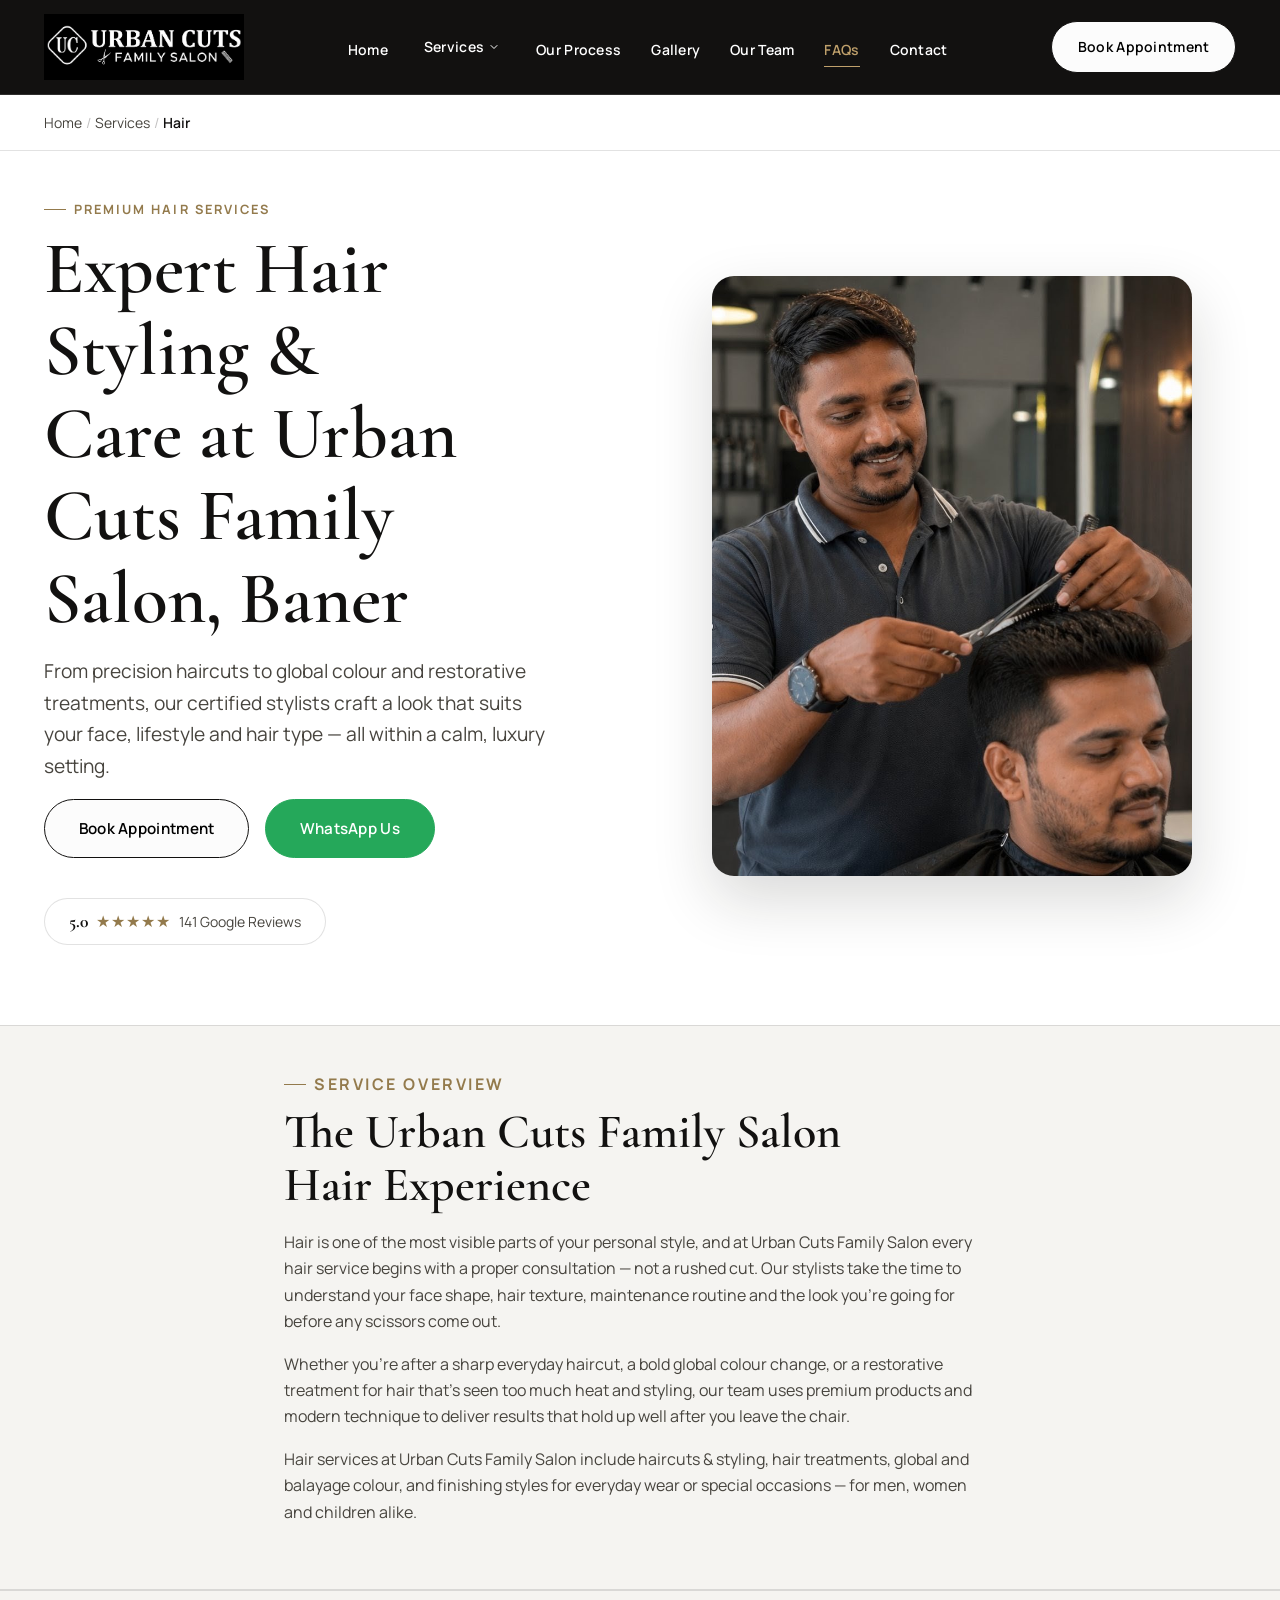
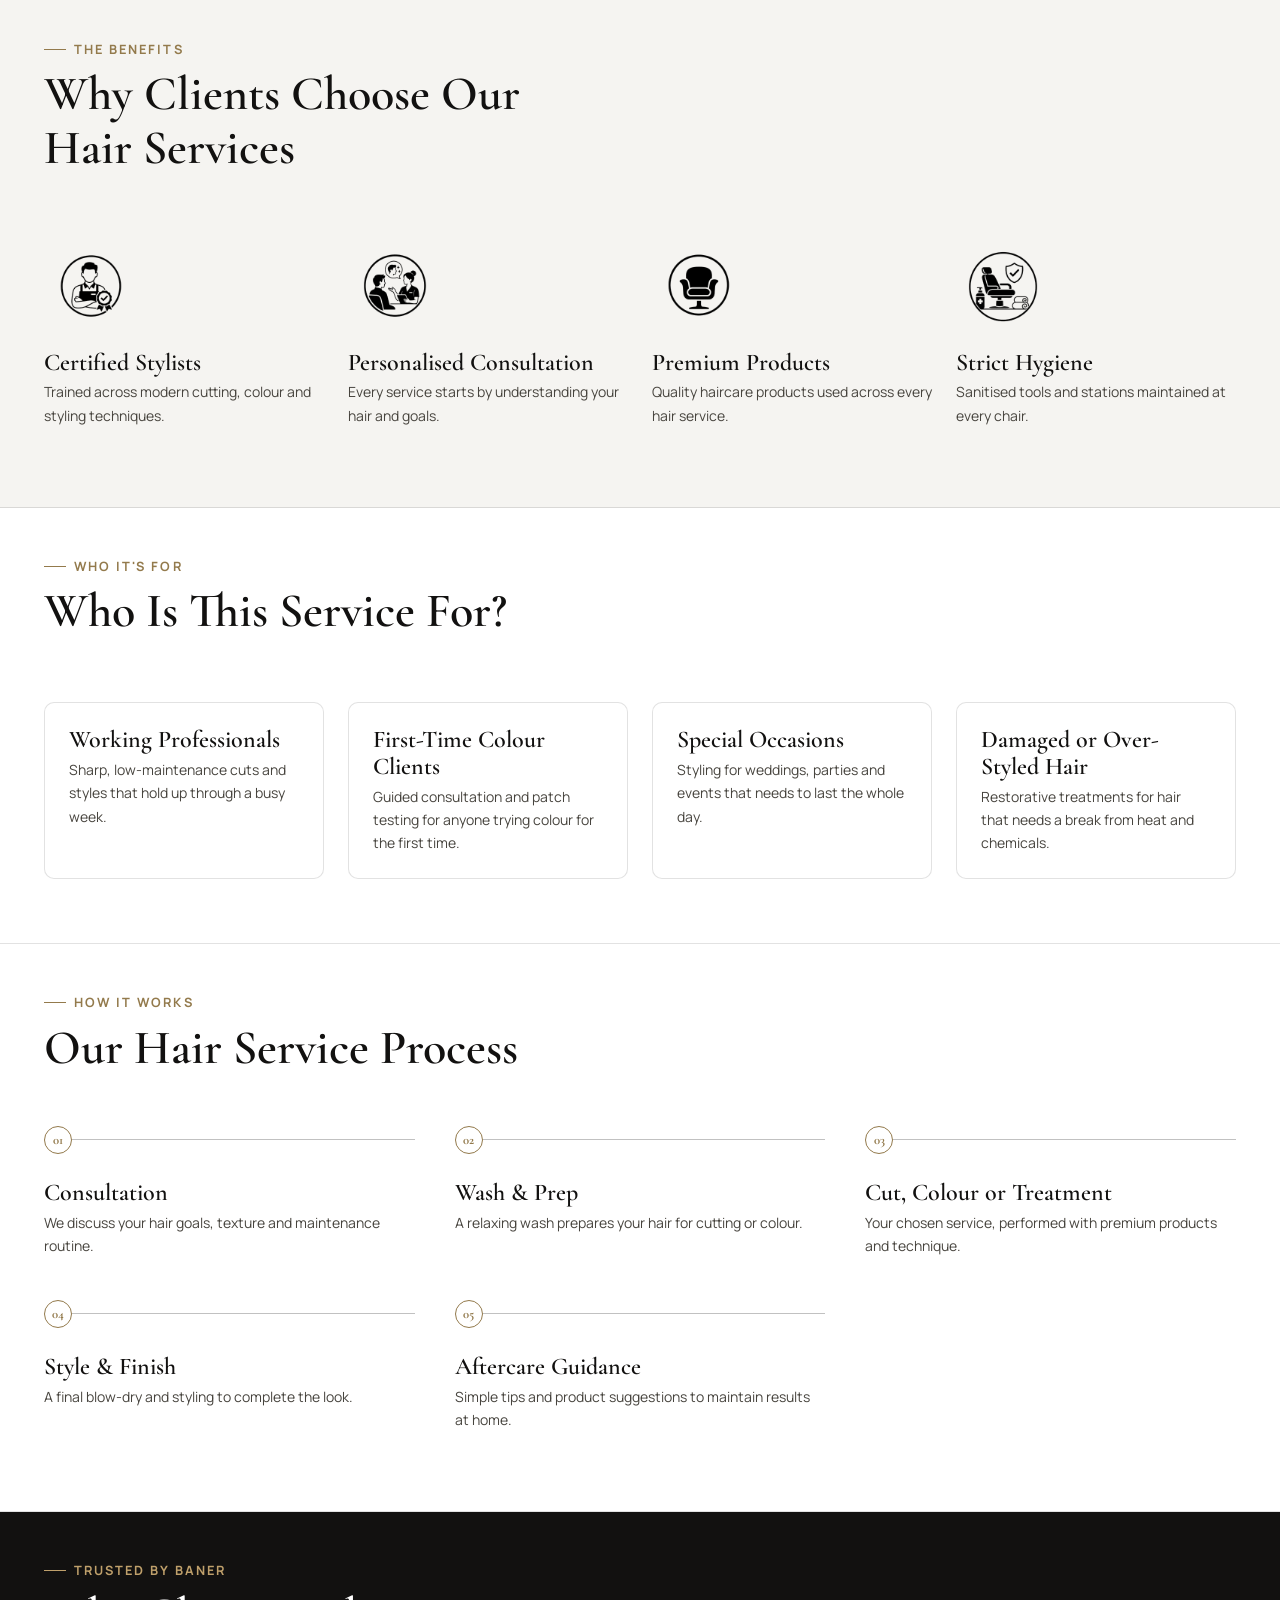
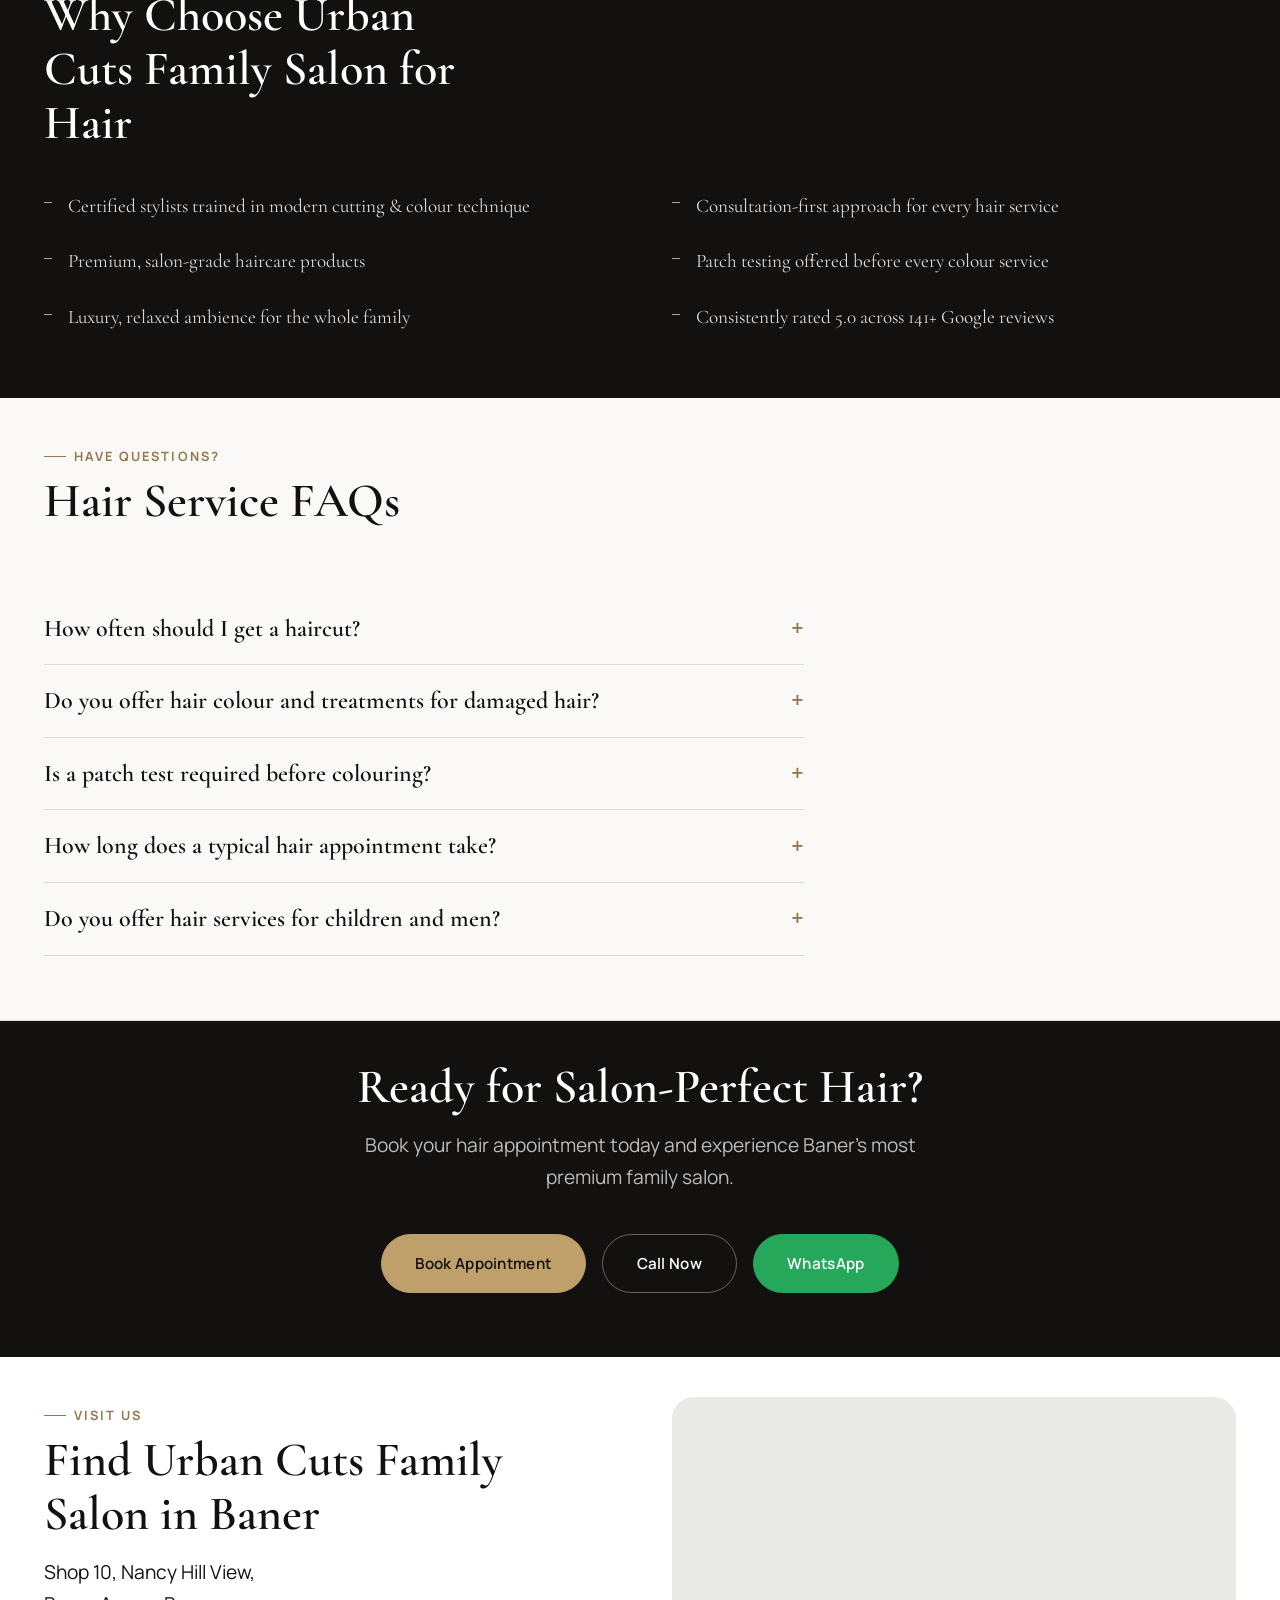
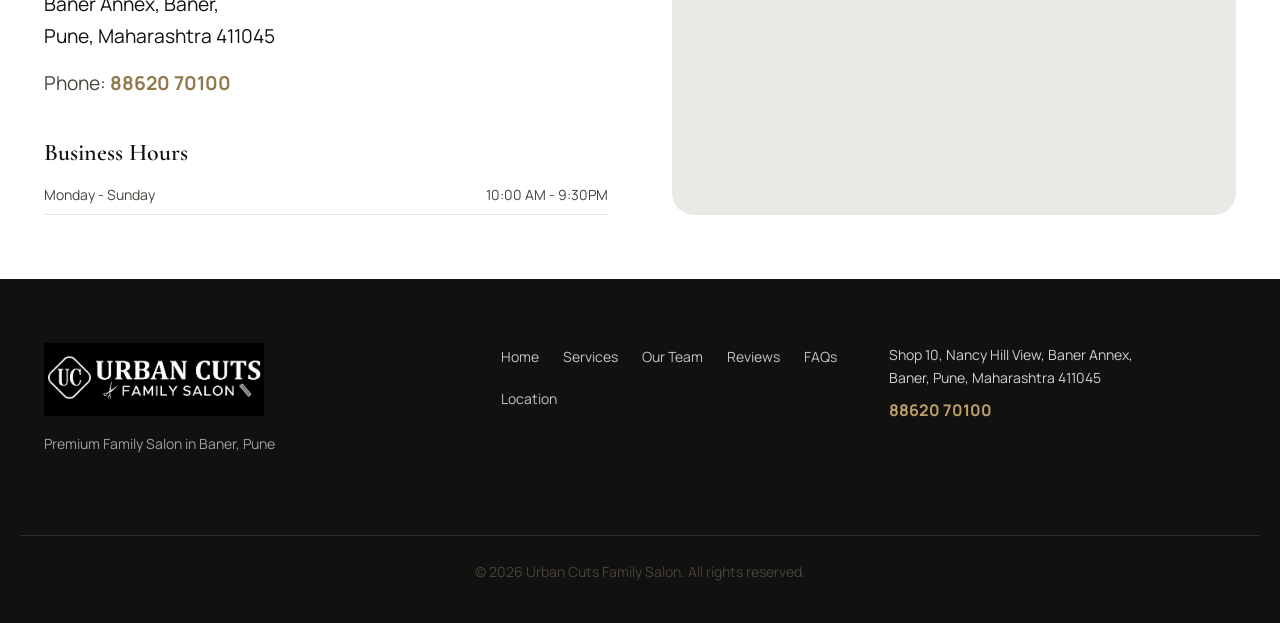
<file: hair.html>
<!DOCTYPE html>
<html lang="en">
<head>
    <!-- Google tag (gtag.js) -->
<script async src="https://www.googletagmanager.com/gtag/js?id=AW-18101152438"></script>
<script>
  window.dataLayer = window.dataLayer || [];
  function gtag(){dataLayer.push(arguments);}
  gtag('js', new Date());

  gtag('config', 'AW-18101152438');
</script>

<!-- Event snippet for Phone call lead conversion page
In your html page, add the snippet and call gtag_report_conversion when someone clicks on the chosen link or button. -->
<script>
function gtag_report_conversion(url) {
  var callback = function () {
    if (typeof(url) != 'undefined') {
      window.location = url;
    }
  };
  gtag('event', 'conversion', {
      'send_to': 'AW-18101152438/30ylCP666bIcELbVprdD',
      'event_callback': callback
  });
  return false;
}
</script>




    <meta charset="UTF-8">
    <meta name="viewport" content="width=device-width, initial-scale=1.0">

    <!-- Primary SEO Meta -->
    <title>Hair Styling &amp; Haircut Services in Baner, Pune | Urban Cuts Family Salon</title>
    <meta name="description" content="Premium hair cutting, styling, colour &amp; treatment services at Urban Cuts Family Salon, Baner's top-rated family salon. Certified stylists, personalised consultation, luxury ambience. Book today.">
    <meta name="keywords" content="Hair Salon in Baner, Best Haircut in Baner, Hair Styling Baner, Hair Colour Baner, Hair Treatment Baner, Premium Salon in Baner">
    <meta name="robots" content="index, follow">
    <meta name="author" content="Urban Cuts Family Salon">
    <link rel="canonical" href="https://www.urbancuts.example/services/hair.html">

    <!-- Favicon Placeholder -->
    <link rel="icon" type="image/png" sizes="32x32" href="/assets/favicon/favicon-32x32.png">
    <link rel="icon" type="image/png" sizes="16x16" href="/assets/favicon/favicon-16x16.png">
    <link rel="apple-touch-icon" href="/assets/favicon/apple-touch-icon.png">

        <!-- Stylesheet (to be provided separately) -->
    <link rel="stylesheet" href="styles.css">

    <!-- Open Graph Placeholders -->
    <meta property="og:type" content="website">
    <meta property="og:title" content="Hair Styling &amp; Haircut Services in Baner, Pune | Urban Cuts Family Salon">
    <meta property="og:description" content="Certified stylists, personalised consultations and a luxury ambience — discover premium hair services at Urban Cuts Family Salon, Baner.">
    <meta property="og:image" content="/assets/images/services/hair-og-cover.jpg">
    <meta property="og:url" content="https://www.urbancuts.example/services/hair.html">
    <meta property="og:site_name" content="Urban Cuts Family Salon">
    <meta property="og:locale" content="en_IN">

    <!-- Twitter Placeholders -->
    <meta name="twitter:card" content="summary_large_image">
    <meta name="twitter:title" content="Hair Styling &amp; Haircut Services in Baner, Pune | Urban Cuts Family Salon">
    <meta name="twitter:description" content="Certified stylists, personalised consultations and a luxury ambience — discover premium hair services at Urban Cuts Family Salon, Baner.">
    <meta name="twitter:image" content="/assets/images/services/hair-twitter-cover.jpg">

    <!-- Fonts -->
    <link rel="preconnect" href="https://fonts.googleapis.com">
    <link rel="preconnect" href="https://fonts.gstatic.com" crossorigin>
    <link href="https://fonts.googleapis.com/css2?family=Cormorant+Garamond:wght@400;500;600;700&family=Manrope:wght@400;500;600;700&display=swap" rel="stylesheet">

    <!-- Service JSON-LD Placeholder -->
    <script type="application/ld+json">
    {
        "@context": "https://schema.org",
        "@type": "Service",
        "serviceType": "Hair Styling and Haircut Services",
        "name": "Hair Services at Urban Cuts Family Salon",
        "provider": {
            "@type": "HairSalon",
            "name": "Urban Cuts Family Salon",
            "image": "/assets/images/og-cover.jpg",
            "telephone": "+91-88620-70100",
            "priceRange": "₹₹₹",
            "address": {
                "@type": "PostalAddress",
                "streetAddress": "Shop 10, Nancy Hill View, Baner Annex",
                "addressLocality": "Baner, Pune",
                "addressRegion": "Maharashtra",
                "postalCode": "411045",
                "addressCountry": "IN"
            },
            "aggregateRating": {
                "@type": "AggregateRating",
                "ratingValue": "5.0",
                "reviewCount": "141"
            }
        },
        "areaServed": ["Baner", "Balewadi", "Pashan", "Aundh", "Sus", "Mahalunge"],
        "url": "https://www.urbancuts.example/services/hair.html"
    }
    </script>

    <!-- Breadcrumb JSON-LD Placeholder -->
    <script type="application/ld+json">
    {
        "@context": "https://schema.org",
        "@type": "BreadcrumbList",
        "itemListElement": [
            {
                "@type": "ListItem",
                "position": 1,
                "name": "Home",
                "item": "https://www.urbancuts.example/"
            },
            {
                "@type": "ListItem",
                "position": 2,
                "name": "Services",
                "item": "https://www.urbancuts.example/#services"
            },
            {
                "@type": "ListItem",
                "position": 3,
                "name": "Hair",
                "item": "https://www.urbancuts.example/services/hair.html"
            }
        ]
    }
    </script>

    <!-- FAQ JSON-LD Placeholder -->
    <script type="application/ld+json">
    {
        "@context": "https://schema.org",
        "@type": "FAQPage",
        "mainEntity": [
            {
                "@type": "Question",
                "name": "How often should I get a haircut?",
                "acceptedAnswer": {
                    "@type": "Answer",
                    "text": "Most clients visit every 4 to 6 weeks to maintain shape, though it depends on your hair type and the style you're keeping."
                }
            },
            {
                "@type": "Question",
                "name": "Do you offer hair colour and treatments for damaged hair?",
                "acceptedAnswer": {
                    "@type": "Answer",
                    "text": "Yes, our stylists assess hair health during consultation and recommend suitable colour and repair treatments before any chemical service."
                }
            },
            {
                "@type": "Question",
                "name": "Is a patch test required before colouring?",
                "acceptedAnswer": {
                    "@type": "Answer",
                    "text": "Yes, a patch test is recommended at least 48 hours before any colour service to check for sensitivity."
                }
            },
            {
                "@type": "Question",
                "name": "How long does a typical hair appointment take?",
                "acceptedAnswer": {
                    "@type": "Answer",
                    "text": "A haircut typically takes 30 to 45 minutes, while colour and treatment services can take 1.5 to 3 hours depending on hair length and service."
                }
            },
            {
                "@type": "Question",
                "name": "Do you offer hair services for children and men?",
                "acceptedAnswer": {
                    "@type": "Answer",
                    "text": "Yes, Urban Cuts Family Salon is a unisex family salon offering hair services for men, women and children."
                }
            }
        ]
    }
    </script>

</head>
<body>

    <a class="skip-link" href="#main-content">Skip to main content</a>

    <!-- =========================================================
         HEADER (identical structure to index.html)
    ========================================================== -->
    <header class="site-header" id="top">
        <div class="container header__inner">
            <a href="index.html" class="logo" aria-label="Urban Cuts Family Salon Home">
                <img src="img/Urban-Cuts-Logo.webp" alt="Urban Cuts Family Salon - Premium Family Salon in Baner" width="240" height="102" loading="eager">
            </a>

            <nav class="main-nav" aria-label="Primary navigation">
                <button class="nav-toggle" type="button" aria-expanded="false" aria-controls="primary-menu" aria-label="Toggle navigation menu">
                    <span class="nav-toggle__bar"></span>
                    <span class="nav-toggle__bar"></span>
                    <span class="nav-toggle__bar"></span>
                </button>
                <ul id="primary-menu" class="nav-menu">
                    <li><a href="index.html">Home</a></li>
                    <li class="nav-item nav-item--dropdown">
                        <button class="nav-dropdown-trigger" type="button" aria-expanded="false" aria-haspopup="true" aria-controls="services-dropdown">
                            Services
                            <svg class="nav-dropdown-chevron" viewBox="0 0 24 24" width="12" height="12" aria-hidden="true"><path d="M6 9l6 6 6-6" fill="none" stroke="currentColor" stroke-width="2" stroke-linecap="round" stroke-linejoin="round"/></svg>
                        </button>
                        <ul class="nav-dropdown" id="services-dropdown">
                            <li><a href="hair.html">Hair</a></li>
                            <li><a href="hair-treatments.html">Hair Treatments</a></li>
                            <li><a href="hair-colour.html">Hair Colour</a></li>
                            <li><a href="skin-care.html">Skin Care</a></li>
                            <li><a href="hands-feet.html">Hands &amp; Feet</a></li>
                            <li><a href="mens-grooming.html">Men's Grooming</a></li>
                            <li><a href="womens-grooming.html">Women's Grooming</a></li>
                            <li><a href="makeup.html">Make Up</a></li>
                            <li><a href="massage.html">Massage</a></li>
                        </ul>
                    </li>
                    <li><a href="#process">Our Process</a></li>
                    <li><a href="#gallery">Gallery</a></li>
                    <li><a href="index.html#team">Our Team</a></li>
                    <li><a href="#faqs">FAQs</a></li>
                    <li><a href="https://urbancutsfamilysalon.setmore.com/" target="_blank">Contact</a></li>
                </ul>
            </nav>

            <div class="header__cta">
                <!-- <a href="tel:+918862070100" onclick="return gtag_report_conversion('tel:+918862070100');" class="btn btn--ghost" aria-label="Call Urban Cuts Family Salon">Call Now</a> -->
                <a href="https://urbancutsfamilysalon.setmore.com/" target="_blank" class="btn btn--primary">Book Appointment</a>
            </div>
        </div>
    </header>

    <!-- =========================================================
         BREADCRUMB
    ========================================================== -->
    <nav class="breadcrumb" aria-label="Breadcrumb">
        <div class="container">
            <ol>
                <li><a href="index.html">Home</a></li>
                <li><a href="index.html#services">Services</a></li>
                <li aria-current="page">Hair</li>
            </ol>
        </div>
    </nav>

    <main id="main-content">

        <!-- =========================================================
             HERO
        ========================================================== -->
        <section class="hero" id="hero" aria-labelledby="hero-heading">
            <div class="container hero__inner">
                <div class="hero__content">
                    <p class="eyebrow">Premium Hair Services</p>
                    <h1 id="hero-heading">Expert Hair Styling &amp; Care at Urban Cuts Family Salon, Baner</h1>
                    <p class="hero__description">
                        From precision haircuts to global colour and restorative treatments, our certified stylists
                        craft a look that suits your face, lifestyle and hair type — all within a calm, luxury setting.
                    </p>

                    <div class="hero__actions">
                        <a href="https://urbancutsfamilysalon.setmore.com/" target="_blank" class="btn btn--primary btn--lg">Book Appointment</a>
                        <a href="https://wa.me/918862070100" class="btn btn--whatsapp btn--lg" target="_blank" rel="noopener noreferrer" aria-label="Chat with Urban Cuts Family Salon on WhatsApp">
                            <span aria-hidden="true">WhatsApp Us</span>
                        </a>
                    </div>

                    <div class="hero__rating" aria-label="Google rating summary">
                        <span class="hero__rating-score">5.0</span>
                        <span class="hero__rating-stars" aria-hidden="true">★★★★★</span>
                        <span class="hero__rating-count">141 Google Reviews</span>
                    </div>
                </div>

                <div class="hero__media">
                    <img src="img/hair.jpeg" alt="Stylist performing a premium haircut at Urban Cuts Family Salon in Baner" width="480" height="360" loading="eager">
                </div>
            </div>
        </section>

        <!-- =========================================================
             SERVICE OVERVIEW
        ========================================================== -->
        <section class="overview" id="overview" aria-labelledby="overview-heading">
            <div class="container overview__inner">
                <p class="eyebrow">Service Overview</p>
                <h2 id="overview-heading">The Urban Cuts Family Salon Hair Experience</h2>
                <p>
                    Hair is one of the most visible parts of your personal style, and at Urban Cuts Family Salon every hair service
                    begins with a proper consultation — not a rushed cut. Our stylists take the time to understand your
                    face shape, hair texture, maintenance routine and the look you're going for before any scissors come out.
                </p>
                <p>
                    Whether you're after a sharp everyday haircut, a bold global colour change, or a restorative treatment
                    for hair that's seen too much heat and styling, our team uses premium products and modern technique
                    to deliver results that hold up well after you leave the chair.
                </p>
                <p>
                    Hair services at Urban Cuts Family Salon include haircuts &amp; styling, hair treatments, global and balayage colour,
                    and finishing styles for everyday wear or special occasions — for men, women and children alike.
                </p>
            </div>
        </section>

        <!-- =========================================================
             BENEFITS
        ========================================================== -->
        <section class="why-us" id="benefits" aria-labelledby="benefits-heading">
            <div class="container">
                <p class="eyebrow">The Benefits</p>
                <h2 id="benefits-heading">Why Clients Choose Our Hair Services</h2>

                <ul class="why-us__grid">
                    <li class="why-us__item" data-reveal>
                        <img src="icons/certified-professionals.webp" alt="" width="40" height="40" loading="lazy" aria-hidden="true">
                        <h3>Certified Stylists</h3>
                        <p>Trained across modern cutting, colour and styling techniques.</p>
                    </li>
                    <li class="why-us__item" data-reveal>
                        <img src="icons/personalized-consultation.webp" alt="" width="40" height="40" loading="lazy" aria-hidden="true">
                        <h3>Personalised Consultation</h3>
                        <p>Every service starts by understanding your hair and goals.</p>
                    </li>
                    <li class="why-us__item" data-reveal>
                        <img src="icons/premium-experience.webp" alt="" width="40" height="40" loading="lazy" aria-hidden="true">
                        <h3>Premium Products</h3>
                        <p>Quality haircare products used across every hair service.</p>
                    </li>
                    <li class="why-us__item" data-reveal>
                        <img src="icons/hygiene.webp" alt="" width="40" height="40" loading="lazy" aria-hidden="true">
                        <h3>Strict Hygiene</h3>
                        <p>Sanitised tools and stations maintained at every chair.</p>
                    </li>
                </ul>
            </div>
        </section>

        <!-- =========================================================
             WHO IS THIS SERVICE FOR
        ========================================================== -->
        <section class="audience" id="audience" aria-labelledby="audience-heading">
            <div class="container">
                <p class="eyebrow">Who It's For</p>
                <h2 id="audience-heading">Who Is This Service For?</h2>

                <ul class="audience__grid">
                    <li class="audience-card" data-reveal>
                        <h3>Working Professionals</h3>
                        <p>Sharp, low-maintenance cuts and styles that hold up through a busy week.</p>
                    </li>
                    <li class="audience-card" data-reveal>
                        <h3>First-Time Colour Clients</h3>
                        <p>Guided consultation and patch testing for anyone trying colour for the first time.</p>
                    </li>
                    <li class="audience-card" data-reveal>
                        <h3>Special Occasions</h3>
                        <p>Styling for weddings, parties and events that needs to last the whole day.</p>
                    </li>
                    <li class="audience-card" data-reveal>
                        <h3>Damaged or Over-Styled Hair</h3>
                        <p>Restorative treatments for hair that needs a break from heat and chemicals.</p>
                    </li>
                </ul>
            </div>
        </section>

        <!-- =========================================================
             OUR PROCESS
        ========================================================== -->
        <section class="experience" id="process" aria-labelledby="process-heading">
            <div class="container">
                <p class="eyebrow">How It Works</p>
                <h2 id="process-heading">Our Hair Service Process</h2>

                <ol class="experience__timeline">
                    <li class="experience__step" data-reveal>
                        <span class="experience__step-number">01</span>
                        <h3>Consultation</h3>
                        <p>We discuss your hair goals, texture and maintenance routine.</p>
                    </li>
                    <li class="experience__step" data-reveal>
                        <span class="experience__step-number">02</span>
                        <h3>Wash &amp; Prep</h3>
                        <p>A relaxing wash prepares your hair for cutting or colour.</p>
                    </li>
                    <li class="experience__step" data-reveal>
                        <span class="experience__step-number">03</span>
                        <h3>Cut, Colour or Treatment</h3>
                        <p>Your chosen service, performed with premium products and technique.</p>
                    </li>
                    <li class="experience__step" data-reveal>
                        <span class="experience__step-number">04</span>
                        <h3>Style &amp; Finish</h3>
                        <p>A final blow-dry and styling to complete the look.</p>
                    </li>
                    <li class="experience__step" data-reveal>
                        <span class="experience__step-number">05</span>
                        <h3>Aftercare Guidance</h3>
                        <p>Simple tips and product suggestions to maintain results at home.</p>
                    </li>
                </ol>
            </div>
        </section>

        <!-- =========================================================
             BEFORE & AFTER GALLERY
        ========================================================== -->
        <!-- <section class="transformations" id="gallery" aria-labelledby="gallery-heading">
            <div class="container">
                <p class="eyebrow">Real Results</p>
                <h2 id="gallery-heading">Before &amp; After Gallery</h2>

                <ul class="transformations__grid">
                    <li class="transformation-card" data-reveal>
                        <div class="compare-slider" data-compare-slider>
                            <img class="compare-slider__img compare-slider__img--before" src="assets/images/services/hair-before-1.jpg" alt="Before haircut and styling at Urban Cuts Family Salon" width="360" height="480" loading="lazy">
                            <img class="compare-slider__img compare-slider__img--after" src="assets/images/services/hair-after-1.jpg" alt="After haircut and styling at Urban Cuts Family Salon" width="360" height="480" loading="lazy">
                            <span class="compare-slider__tag compare-slider__tag--before" aria-hidden="true">Before</span>
                            <span class="compare-slider__tag compare-slider__tag--after" aria-hidden="true">After</span>
                            <div class="compare-slider__line" aria-hidden="true">
                                <span class="compare-slider__handle">
                                    <svg viewBox="0 0 24 24" width="14" height="14" aria-hidden="true"><path d="M9 6l-6 6 6 6M15 6l6 6-6 6" fill="none" stroke="currentColor" stroke-width="2" stroke-linecap="round" stroke-linejoin="round"/></svg>
                                </span>
                            </div>
                            <input type="range" class="compare-slider__range" min="0" max="100" value="50" step="0.1" aria-label="Drag to compare before and after haircut">
                        </div>
                    </li>
                    <li class="transformation-card" data-reveal>
                        <div class="compare-slider" data-compare-slider>
                            <img class="compare-slider__img compare-slider__img--before" src="assets/images/services/hair-before-2.jpg" alt="Before hair colour service at Urban Cuts Family Salon" width="360" height="480" loading="lazy">
                            <img class="compare-slider__img compare-slider__img--after" src="assets/images/services/hair-after-2.jpg" alt="After hair colour service at Urban Cuts Family Salon" width="360" height="480" loading="lazy">
                            <span class="compare-slider__tag compare-slider__tag--before" aria-hidden="true">Before</span>
                            <span class="compare-slider__tag compare-slider__tag--after" aria-hidden="true">After</span>
                            <div class="compare-slider__line" aria-hidden="true">
                                <span class="compare-slider__handle">
                                    <svg viewBox="0 0 24 24" width="14" height="14" aria-hidden="true"><path d="M9 6l-6 6 6 6M15 6l6 6-6 6" fill="none" stroke="currentColor" stroke-width="2" stroke-linecap="round" stroke-linejoin="round"/></svg>
                                </span>
                            </div>
                            <input type="range" class="compare-slider__range" min="0" max="100" value="50" step="0.1" aria-label="Drag to compare before and after hair colour">
                        </div>
                    </li>
                    <li class="transformation-card" data-reveal>
                        <div class="compare-slider" data-compare-slider>
                            <img class="compare-slider__img compare-slider__img--before" src="assets/images/services/hair-before-3.jpg" alt="Before hair treatment at Urban Cuts Family Salon" width="360" height="480" loading="lazy">
                            <img class="compare-slider__img compare-slider__img--after" src="assets/images/services/hair-after-3.jpg" alt="After hair treatment at Urban Cuts Family Salon" width="360" height="480" loading="lazy">
                            <span class="compare-slider__tag compare-slider__tag--before" aria-hidden="true">Before</span>
                            <span class="compare-slider__tag compare-slider__tag--after" aria-hidden="true">After</span>
                            <div class="compare-slider__line" aria-hidden="true">
                                <span class="compare-slider__handle">
                                    <svg viewBox="0 0 24 24" width="14" height="14" aria-hidden="true"><path d="M9 6l-6 6 6 6M15 6l6 6-6 6" fill="none" stroke="currentColor" stroke-width="2" stroke-linecap="round" stroke-linejoin="round"/></svg>
                                </span>
                            </div>
                            <input type="range" class="compare-slider__range" min="0" max="100" value="50" step="0.1" aria-label="Drag to compare before and after hair treatment">
                        </div>
                    </li>
                </ul>
                <p class="transformations__hint">Drag the divider — move it left to reveal more of the &ldquo;after&rdquo; result, right for more of the &ldquo;before&rdquo;.</p>
            </div>
        </section>
 -->
        <!-- =========================================================
             WHY CHOOSE Urban Cuts Family Salon FOR HAIR
        ========================================================== -->
        <section class="choose-us" aria-labelledby="why-choose-heading">
            <div class="container">
                <p class="eyebrow">Trusted By Baner</p>
                <h2 id="why-choose-heading">Why Choose Urban Cuts Family Salon for Hair</h2>

                <ul class="choose-us__list">
                    <li>Certified stylists trained in modern cutting &amp; colour technique</li>
                    <li>Consultation-first approach for every hair service</li>
                    <li>Premium, salon-grade haircare products</li>
                    <li>Patch testing offered before every colour service</li>
                    <li>Luxury, relaxed ambience for the whole family</li>
                    <li>Consistently rated 5.0 across 141+ Google reviews</li>
                </ul>
            </div>
        </section>

        <!-- =========================================================
             FAQS
        ========================================================== -->
        <section class="faqs" id="faqs" aria-labelledby="faqs-heading">
            <div class="container">
                <p class="eyebrow">Have Questions?</p>
                <h2 id="faqs-heading">Hair Service FAQs</h2>

                <div class="faq-list">
                    <details class="faq-item">
                        <summary>How often should I get a haircut?</summary>
                        <p>Most clients visit every 4 to 6 weeks to maintain shape, though it depends on your hair type and the style you're keeping.</p>
                    </details>
                    <details class="faq-item">
                        <summary>Do you offer hair colour and treatments for damaged hair?</summary>
                        <p>Yes, our stylists assess hair health during consultation and recommend suitable colour and repair treatments before any chemical service.</p>
                    </details>
                    <details class="faq-item">
                        <summary>Is a patch test required before colouring?</summary>
                        <p>Yes, a patch test is recommended at least 48 hours before any colour service to check for sensitivity.</p>
                    </details>
                    <details class="faq-item">
                        <summary>How long does a typical hair appointment take?</summary>
                        <p>A haircut typically takes 30 to 45 minutes, while colour and treatment services can take 1.5 to 3 hours depending on hair length and service.</p>
                    </details>
                    <details class="faq-item">
                        <summary>Do you offer hair services for children and men?</summary>
                        <p>Yes, Urban Cuts Family Salon is a unisex family salon offering hair services for men, women and children.</p>
                    </details>
                </div>
            </div>
        </section>

        <!-- =========================================================
             FINAL CTA
        ========================================================== -->
        <section class="final-cta" aria-labelledby="final-cta-heading">
            <div class="container final-cta__inner">
                <h2 id="final-cta-heading">Ready for Salon-Perfect Hair?</h2>
                <p>Book your hair appointment today and experience Baner's most premium family salon.</p>

                <div class="final-cta__actions">
                    <a href="https://urbancutsfamilysalon.setmore.com/" target="_blank" class="btn btn--primary btn--lg">Book Appointment</a>
                    <a href="tel:+918862070100" onclick="return gtag_report_conversion('tel:+918862070100');" class="btn btn--ghost btn--lg" aria-label="Call Urban Cuts Family Salon">Call Now</a>
                    <a href="https://wa.me/918862070100" class="btn btn--whatsapp btn--lg" target="_blank" rel="noopener noreferrer" aria-label="Chat with Urban Cuts Family Salon on WhatsApp">WhatsApp</a>
                </div>
            </div>
        </section>

        <!-- =========================================================
             CONTACT / BOOK APPOINTMENT
        ========================================================== -->
        <!-- <section class="contact" id="book-appointment" aria-labelledby="contact-heading">
            <div class="container contact__inner">
                <div>
                    <p class="eyebrow">Book Now</p>
                    <h2 id="contact-heading">Book Your Hair Appointment</h2>
                    <p>Fill in your details and our team will confirm your slot over a call or WhatsApp.</p>

                    <form class="contact-form" id="booking-form" novalidate>
                        <div class="form-row">
                            <label for="name">Full Name</label>
                            <input type="text" id="name" name="name" autocomplete="name" required>
                        </div>

                        <div class="form-row form-row--split">
                            <div>
                                <label for="phone">Phone Number</label>
                                <input type="tel" id="phone" name="phone" autocomplete="tel" inputmode="tel" pattern="[0-9+\-\s]{7,15}" required>
                            </div>
                            <div>
                                <label for="date">Preferred Date</label>
                                <input type="date" id="date" name="date" required>
                            </div>
                        </div>

                        <div class="form-row">
                            <label for="service">Service</label>
                            <select id="service" name="service">
                                <option value="hair-cut">Haircut &amp; Styling</option>
                                <option value="hair-colour">Hair Colour</option>
                                <option value="hair-treatment">Hair Treatment</option>
                                <option value="other">Other / Not Sure Yet</option>
                            </select>
                        </div>

                        <div class="form-row">
                            <label for="message">Message (optional)</label>
                            <textarea id="message" name="message" placeholder="Tell us anything that will help us prepare for your visit"></textarea>
                        </div>

                        <button type="submit" class="btn btn--primary btn--lg">Request Appointment</button>
                        <p class="form-note">This form saves your request locally as a demo — connect it to a booking system or WhatsApp API to go live.</p>
                        <p class="form-status" id="form-status" role="status" aria-live="polite"></p>
                    </form>
                </div>

                <div class="contact-info">
                    <div class="contact-info__item">
                        <h3>Visit Us</h3>
                        <address>
                            Shop 10, Nancy Hill View,<br>
                            Baner Annex, Baner,<br>
                            Pune, Maharashtra 411045
                        </address>
                    </div>

                    <div class="contact-info__item contact-info__phone">
                        <h3>Call or WhatsApp</h3>
                        <p><a href="tel:+918862070100" onclick="return gtag_report_conversion('tel:+918862070100');">88620 70100</a></p>
                    </div>

                    <div class="contact-info__item contact-info__hours">
                        <h3>Business Hours</h3>
                        <ul>
                            <li><span>Monday - Sunday</span><span>Business hours placeholder</span></li>
                        </ul>
                    </div>

                    <div class="contact-info__item contact-info__map">
                        <iframe
                            title="Urban Cuts Family Salon location map"
                            src="about:blank"
                            loading="lazy"
                            referrerpolicy="no-referrer-when-downgrade"
                            aria-label="Google Map showing Urban Cuts Family Salon location in Baner, Pune">
                        </iframe>
                    </div>
                </div>
            </div>
        </section>

    </main> -->

            <!-- =========================================================
             LOCATION
        ========================================================== -->
        <section class="location" id="location" aria-labelledby="location-heading">
            <div class="container location__inner">
                <div class="location__details">
                    <p class="eyebrow">Visit Us</p>
                    <h2 id="location-heading">Find Urban Cuts Family Salon in Baner</h2>

                    <address class="location__address">
                        Shop 10, Nancy Hill View,<br>
                        Baner Annex, Baner,<br>
                        Pune, Maharashtra 411045
                    </address>

                    <p class="location__phone">
                        Phone: <a href="tel:+918862070100" onclick="return gtag_report_conversion('tel:+918862070100');">88620 70100</a>
                    </p>

                    <div class="location__hours">
                        <h3>Business Hours</h3>
                        <ul>
                            <li><span>Monday - Sunday</span><span>10:00 AM - 9:30PM</span></li>
                        </ul>
                    </div>
                </div>

                <div class="location__map">
                    <iframe
                        title="Urban Cuts Family Salon location map"
                        src="https://www.google.com/maps/embed?pb=!1m18!1m12!1m3!1d3782.4882949829853!2d73.7674773!3d18.552011999999994!2m3!1f0!2f0!3f0!3m2!1i1024!2i768!4f13.1!3m3!1m2!1s0x3bc2bf5d07a2a159%3A0x9fe0096a43a8aaac!2sURBAN%20CUTS!5e0!3m2!1sen!2sin!4v1784810173230!5m2!1sen!2sin"
                        loading="lazy"
                        referrerpolicy="no-referrer-when-downgrade"
                        aria-label="Google Map showing Urban Cuts Family Salon location in Baner, Pune">
                    </iframe>
                </div>
            </div>
        </section>

    <!-- =========================================================
         FOOTER (identical structure to index.html)
    ========================================================== -->
    <footer class="site-footer">
        <div class="container footer__inner">
            <div class="footer__brand">
                <img src="img/Urban-Cuts-Logo.webp" alt="Urban Cuts Family Salon logo" width="220" height="82" loading="lazy">
                <p>Premium Family Salon in Baner, Pune</p>
            </div>

            <nav class="footer__nav" aria-label="Footer navigation">
                <ul>
                    <li><a href="index.html">Home</a></li>
                    <li><a href="index.html#services">Services</a></li>
                    <li><a href="index.html#team">Our Team</a></li>
                    <li><a href="index.html#reviews">Reviews</a></li>
                    <li><a href="#faqs">FAQs</a></li>
                    <li><a href="index.html#location">Location</a></li>
                </ul>
            </nav>

            <div class="footer__contact">
                <address>
                    Shop 10, Nancy Hill View, Baner Annex,<br>
                    Baner, Pune, Maharashtra 411045
                </address>
                <p><a href="tel:+918862070100" onclick="return gtag_report_conversion('tel:+918862070100');">88620 70100</a></p>
            </div>
        </div>

        <div class="container footer__bottom">
            <p>&copy; <span id="year">2026</span> Urban Cuts Family Salon. All rights reserved.</p>
        </div>
    </footer>

    <script src="script.js" defer></script>
</body>
</html>
</file>
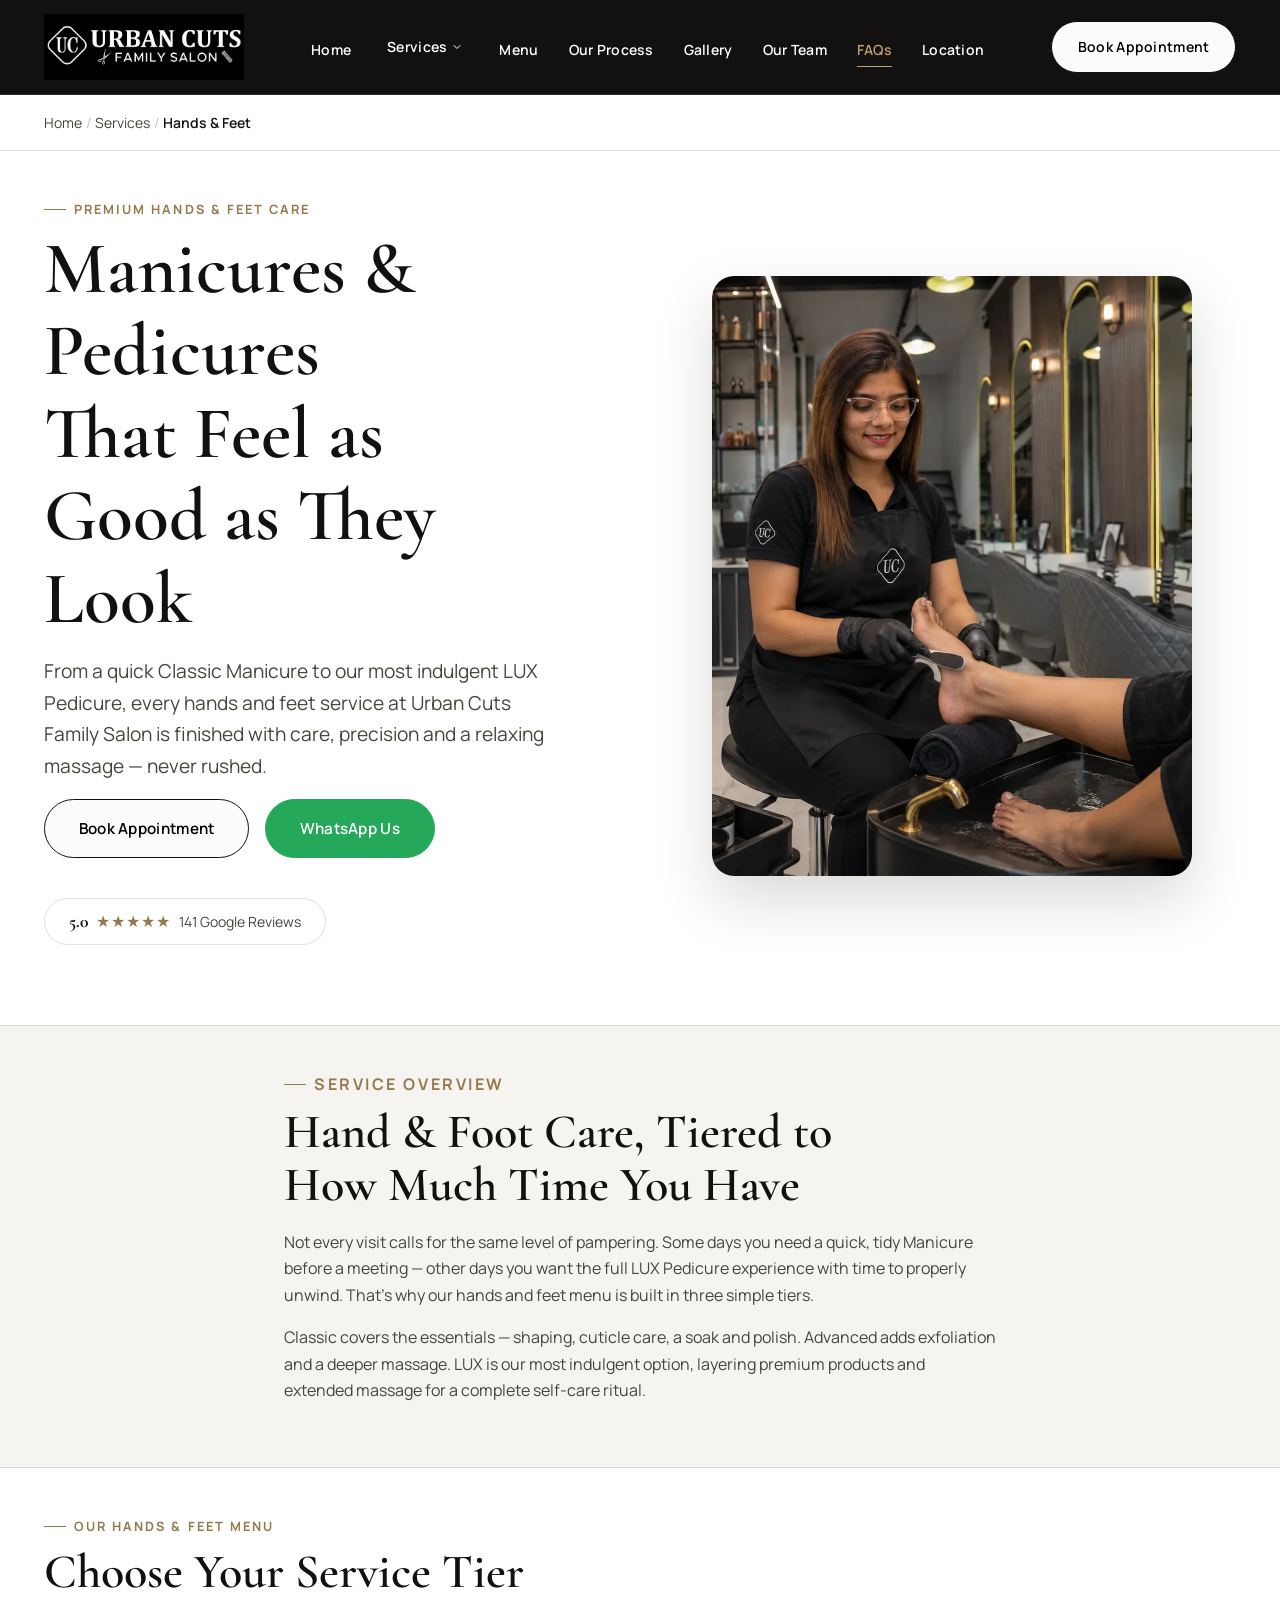
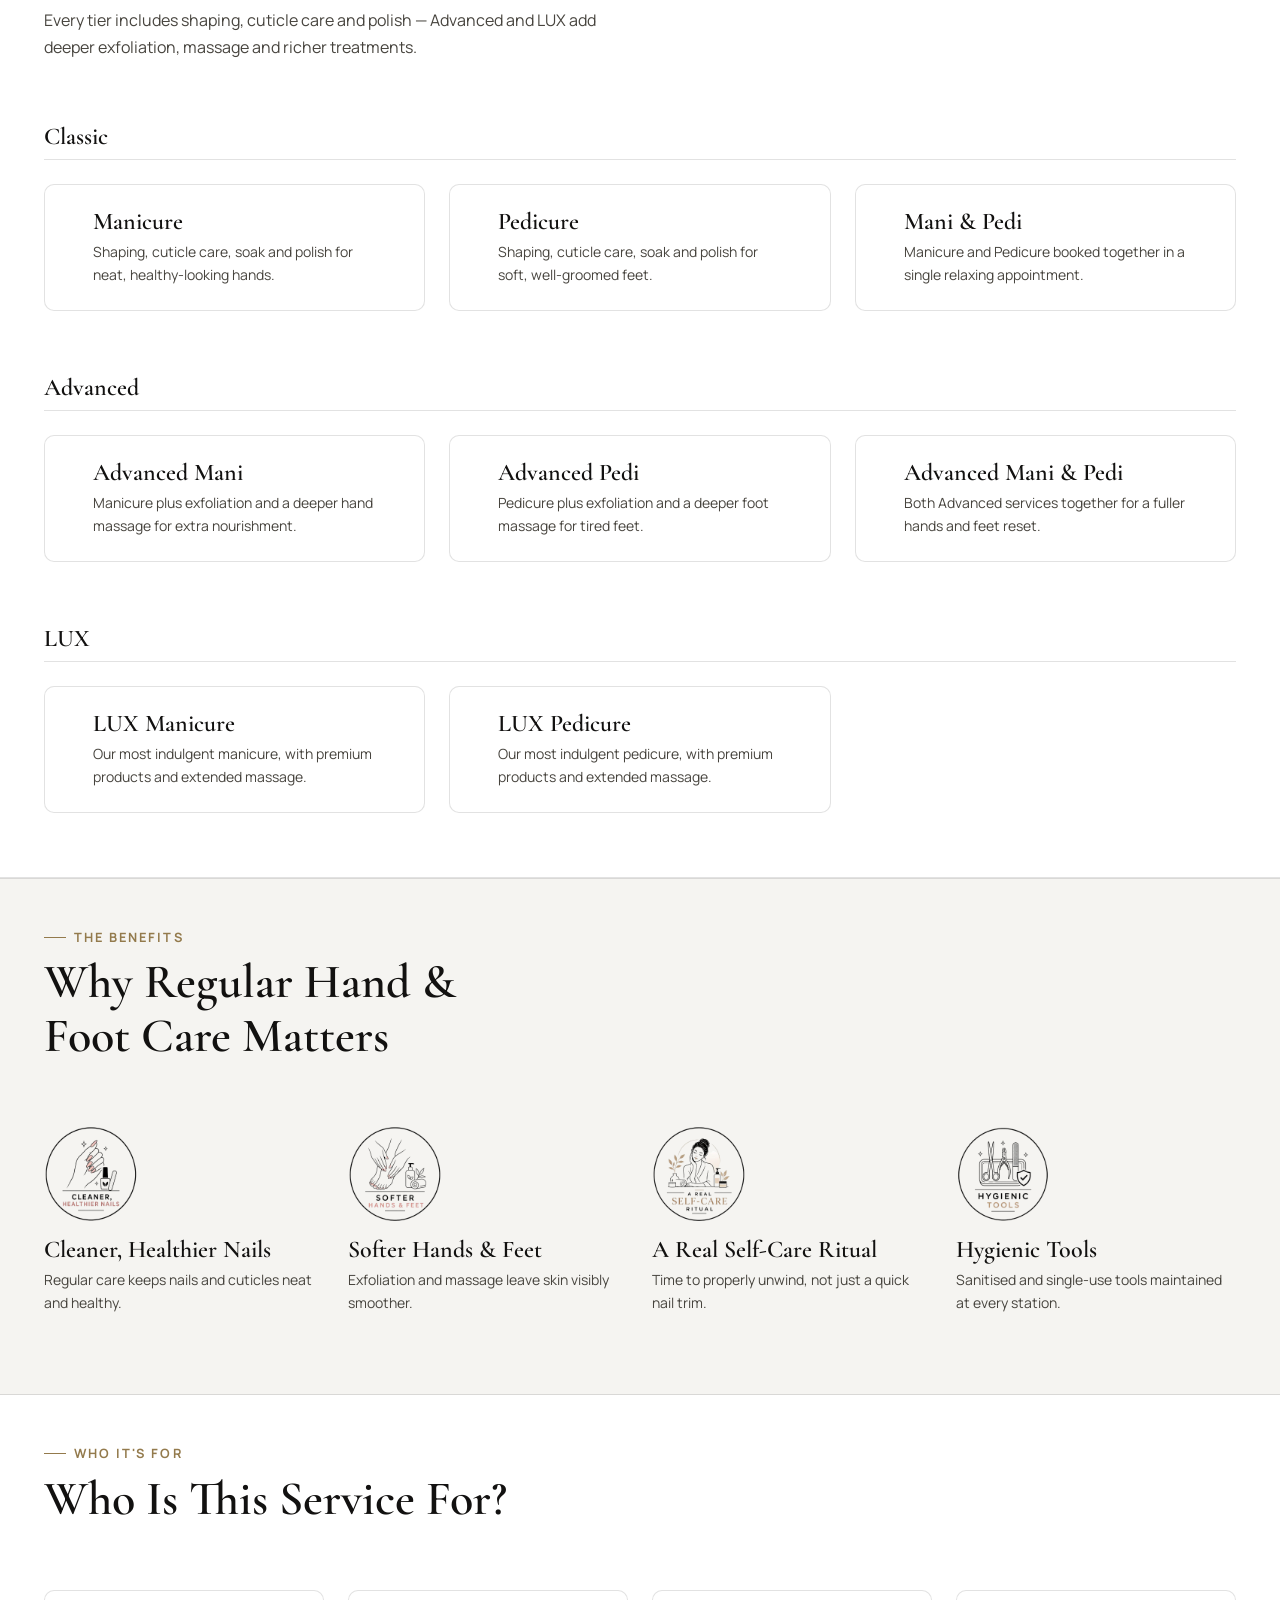
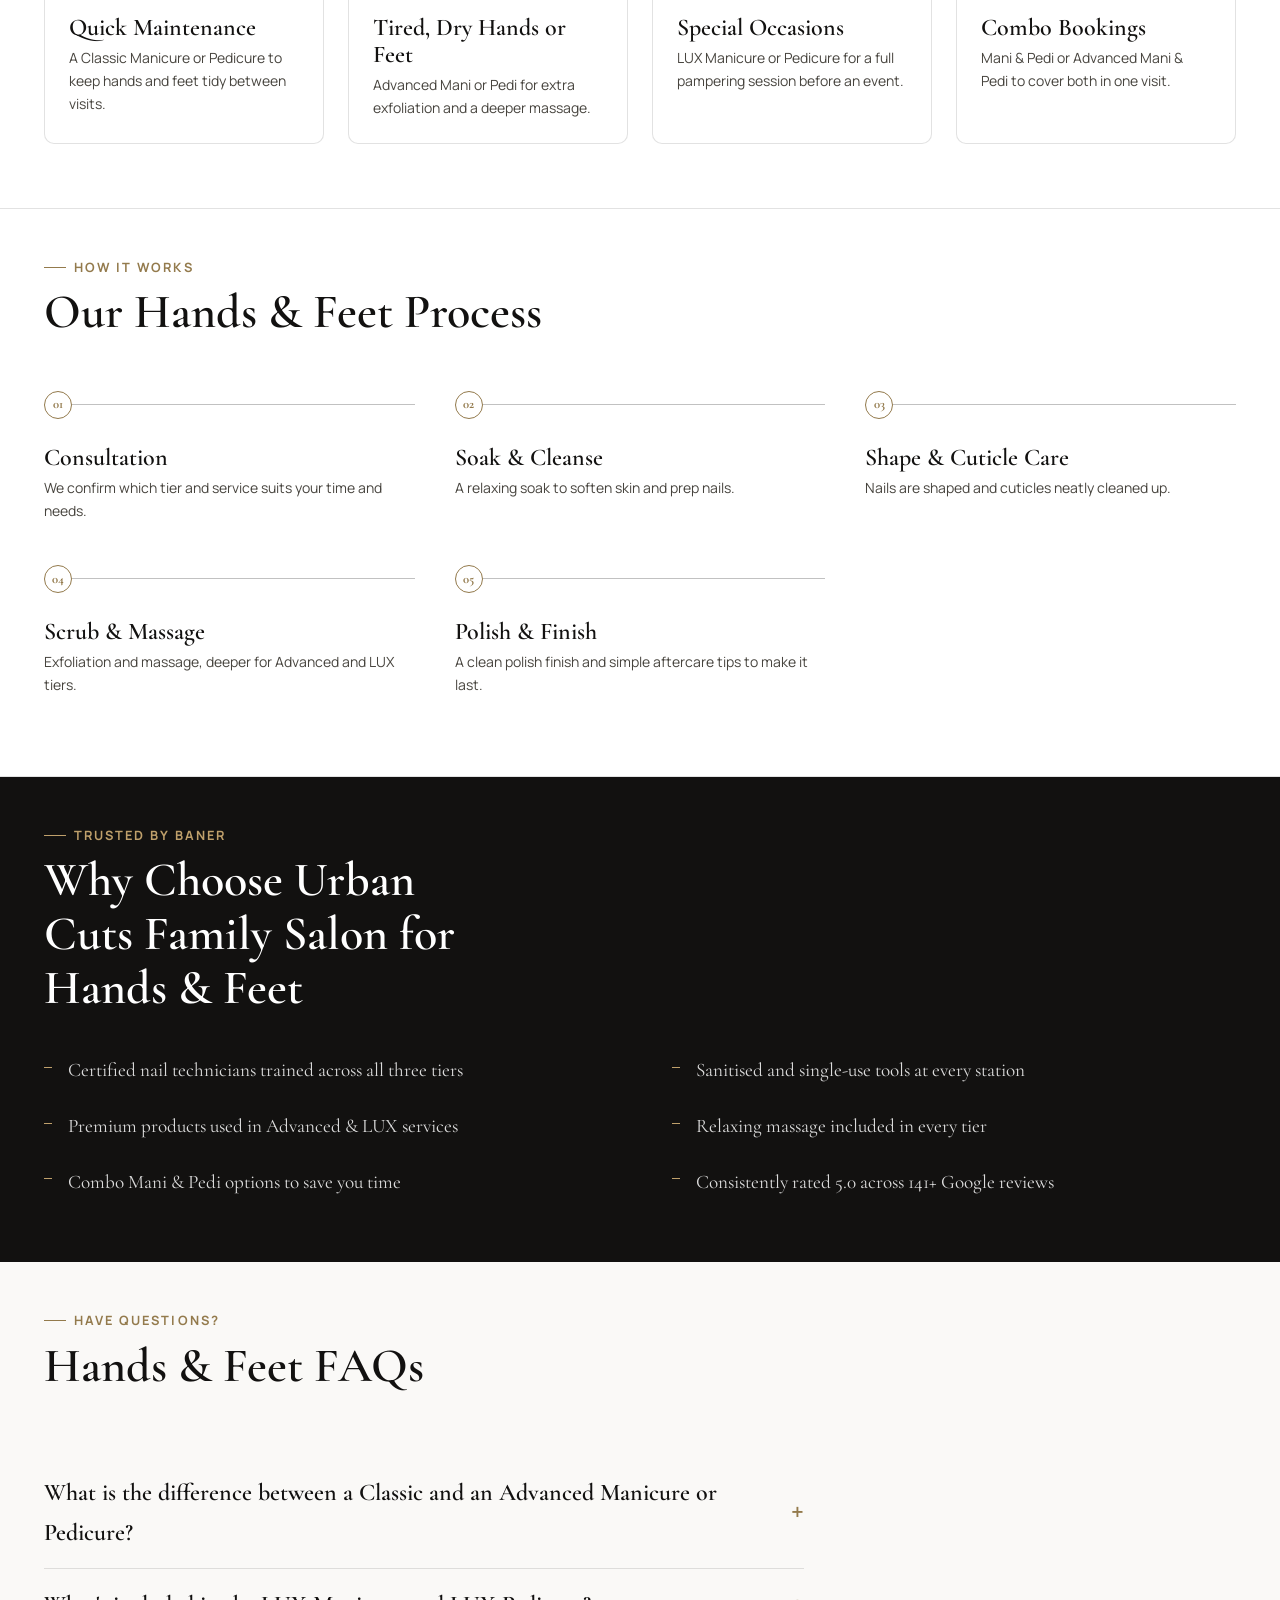
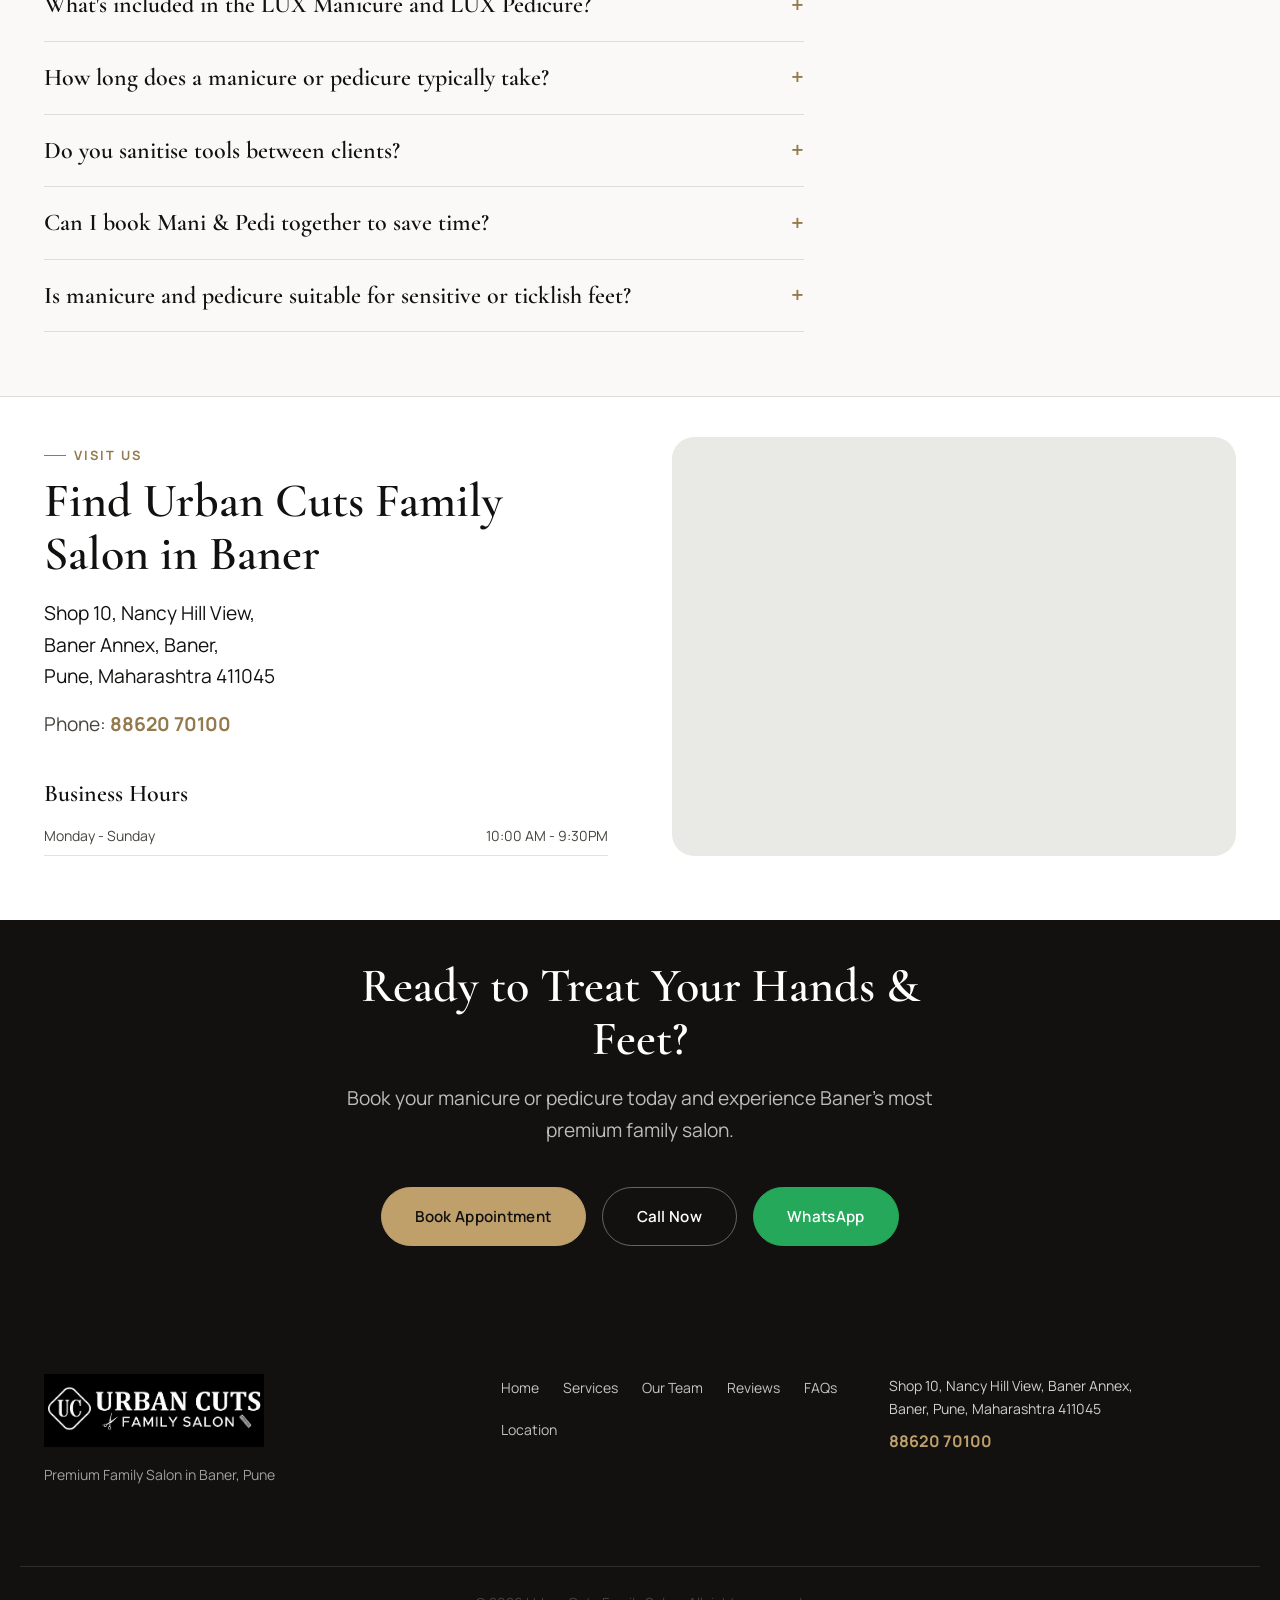
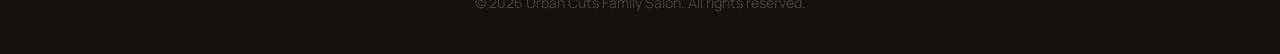
<file: hands-feet.html>
<!DOCTYPE html>
<html lang="en">
<head>
    <!-- Google tag (gtag.js) -->
<script async src="https://www.googletagmanager.com/gtag/js?id=AW-18101152438"></script>
<script>
  window.dataLayer = window.dataLayer || [];
  function gtag(){dataLayer.push(arguments);}
  gtag('js', new Date());

  gtag('config', 'AW-18101152438');
</script>

<!-- Event snippet for Phone call lead conversion page
In your html page, add the snippet and call gtag_report_conversion when someone clicks on the chosen link or button. -->
<script>
function gtag_report_conversion(url) {
  var callback = function () {
    if (typeof(url) != 'undefined') {
      window.location = url;
    }
  };
  gtag('event', 'conversion', {
      'send_to': 'AW-18101152438/30ylCP666bIcELbVprdD',
      'event_callback': callback
  });
  return false;
}
</script>

<script type="text/javascript">
    (function(c,l,a,r,i,t,y){
        c[a]=c[a]||function(){(c[a].q=c[a].q||[]).push(arguments)};
        t=l.createElement(r);t.async=1;t.src="https://www.clarity.ms/tag/"+i;
        y=l.getElementsByTagName(r)[0];y.parentNode.insertBefore(t,y);
    })(window, document, "clarity", "script", "xy682p0bgi");
</script>

    <meta charset="UTF-8">
    <meta name="viewport" content="width=device-width, initial-scale=1.0">

    <!-- Primary SEO Meta -->
    <title>Hands &amp; Feet Care in Baner, Pune | Manicure &amp; Pedicure | Urban Cuts Family Salon</title>
    <meta name="description" content="Manicure, pedicure, advanced and LUX hand &amp; feet care at Urban Cuts Family Salon, Baner's premium family salon. Rated 5.0 with 141+ reviews. Book your appointment today.">
    <meta name="keywords" content="Manicure Baner, Pedicure Baner, Hands and Feet Care Baner, LUX Manicure, LUX Pedicure, Advanced Pedicure Baner, Nail Care Baner">
    <meta name="robots" content="index, follow">
    <meta name="author" content="Urban Cuts Family Salon">
    <link rel="canonical" href="https://www.urbancuts.example/services/hands-feet.html">

    <!-- Favicon Placeholder -->
    <link rel="icon" type="image/png" sizes="32x32" href="/assets/favicon/favicon-32x32.png">
    <link rel="icon" type="image/png" sizes="16x16" href="/assets/favicon/favicon-16x16.png">
    <link rel="apple-touch-icon" href="/assets/favicon/apple-touch-icon.png">

    <!-- Open Graph Placeholders -->
    <meta property="og:type" content="website">
    <meta property="og:title" content="Hands &amp; Feet Care in Baner, Pune | Manicure &amp; Pedicure | Urban Cuts Family Salon">
    <meta property="og:description" content="Classic, advanced and LUX manicure &amp; pedicure services — premium hands and feet care at Urban Cuts Family Salon, Baner.">
    <meta property="og:image" content="/assets/images/services/hands-feet-og-cover.jpg">
    <meta property="og:url" content="https://www.urbancuts.example/services/hands-feet.html">
    <meta property="og:site_name" content="Urban Cuts Family Salon">
    <meta property="og:locale" content="en_IN">

    <!-- Twitter Placeholders -->
    <meta name="twitter:card" content="summary_large_image">
    <meta name="twitter:title" content="Hands &amp; Feet Care in Baner, Pune | Manicure &amp; Pedicure | Urban Cuts Family Salon">
    <meta name="twitter:description" content="Classic, advanced and LUX manicure &amp; pedicure services — premium hands and feet care at Urban Cuts Family Salon, Baner.">
    <meta name="twitter:image" content="/assets/images/services/hands-feet-twitter-cover.jpg">

    <!-- Fonts -->
    <link rel="preconnect" href="https://fonts.googleapis.com">
    <link rel="preconnect" href="https://fonts.gstatic.com" crossorigin>
    <link href="https://fonts.googleapis.com/css2?family=Cormorant+Garamond:wght@400;500;600;700&family=Manrope:wght@400;500;600;700&display=swap" rel="stylesheet">

    <!-- Stylesheet -->
    <link rel="stylesheet" href="styles.css">

    <!-- Service JSON-LD Placeholder -->
    <script type="application/ld+json">
    {
        "@context": "https://schema.org",
        "@type": "Service",
        "serviceType": "Hands and Feet Care",
        "name": "Hands & Feet Care at Urban Cuts Family Salon",
        "provider": {
            "@type": "BeautySalon",
            "name": "Urban Cuts Family Salon",
            "image": "/assets/images/og-cover.jpg",
            "telephone": "+91-88620-70100",
            "priceRange": "₹₹₹",
            "address": {
                "@type": "PostalAddress",
                "streetAddress": "Shop 10, Nancy Hill View, Baner Annex",
                "addressLocality": "Baner, Pune",
                "addressRegion": "Maharashtra",
                "postalCode": "411045",
                "addressCountry": "IN"
            },
            "aggregateRating": {
                "@type": "AggregateRating",
                "ratingValue": "5.0",
                "reviewCount": "141"
            }
        },
        "hasOfferCatalog": {
            "@type": "OfferCatalog",
            "name": "Hands & Feet Services",
            "itemListElement": [
                { "@type": "Offer", "itemOffered": { "@type": "Service", "name": "Manicure" } },
                { "@type": "Offer", "itemOffered": { "@type": "Service", "name": "Pedicure" } },
                { "@type": "Offer", "itemOffered": { "@type": "Service", "name": "Mani & Pedi" } },
                { "@type": "Offer", "itemOffered": { "@type": "Service", "name": "Advanced Mani" } },
                { "@type": "Offer", "itemOffered": { "@type": "Service", "name": "Advanced Pedi" } },
                { "@type": "Offer", "itemOffered": { "@type": "Service", "name": "Advanced Mani & Pedi" } },
                { "@type": "Offer", "itemOffered": { "@type": "Service", "name": "LUX Manicure" } },
                { "@type": "Offer", "itemOffered": { "@type": "Service", "name": "LUX Pedicure" } }
            ]
        },
        "areaServed": ["Baner", "Balewadi", "Pashan", "Aundh", "Sus", "Mahalunge"],
        "url": "https://www.urbancuts.example/services/hands-feet.html"
    }
    </script>

    <!-- Breadcrumb JSON-LD Placeholder -->
    <script type="application/ld+json">
    {
        "@context": "https://schema.org",
        "@type": "BreadcrumbList",
        "itemListElement": [
            { "@type": "ListItem", "position": 1, "name": "Home", "item": "https://www.urbancuts.example/" },
            { "@type": "ListItem", "position": 2, "name": "Services", "item": "https://www.urbancuts.example/#services" },
            { "@type": "ListItem", "position": 3, "name": "Hands & Feet", "item": "https://www.urbancuts.example/services/hands-feet.html" }
        ]
    }
    </script>

    <!-- FAQ JSON-LD Placeholder -->
    <script type="application/ld+json">
    {
        "@context": "https://schema.org",
        "@type": "FAQPage",
        "mainEntity": [
            {
                "@type": "Question",
                "name": "What is the difference between a Classic and an Advanced Manicure or Pedicure?",
                "acceptedAnswer": { "@type": "Answer", "text": "Classic Manicure and Pedicure cover shaping, cuticle care, a soak and polish. Advanced Mani and Pedi add exfoliation, a deeper massage and richer masks for extra nourishment and relaxation." }
            },
            {
                "@type": "Question",
                "name": "What's included in the LUX Manicure and LUX Pedicure?",
                "acceptedAnswer": { "@type": "Answer", "text": "Our LUX Manicure and LUX Pedicure are our most indulgent tier, layering premium products, extended massage and richer treatments on top of the Advanced service for a complete pampering experience." }
            },
            {
                "@type": "Question",
                "name": "How long does a manicure or pedicure typically take?",
                "acceptedAnswer": { "@type": "Answer", "text": "A Classic Manicure or Pedicure takes about 30 to 40 minutes, Advanced services take 45 to 60 minutes, and LUX services can take up to 75 minutes." }
            },
            {
                "@type": "Question",
                "name": "Do you sanitise tools between clients?",
                "acceptedAnswer": { "@type": "Answer", "text": "Yes, all tools are sanitised or single-use, and every station is cleaned between clients as part of our standard hygiene protocol." }
            },
            {
                "@type": "Question",
                "name": "Can I book Mani & Pedi together to save time?",
                "acceptedAnswer": { "@type": "Answer", "text": "Yes, our Mani & Pedi and Advanced Mani & Pedi combo services let you book both together in a single appointment." }
            },
            {
                "@type": "Question",
                "name": "Is manicure and pedicure suitable for sensitive or ticklish feet?",
                "acceptedAnswer": { "@type": "Answer", "text": "Yes, our technicians adjust pressure and technique to your comfort — let them know at the start of your service." }
            }
        ]
    }
    </script>


</head>
<body>

    <a class="skip-link" href="#main-content">Skip to main content</a>

    <!-- =========================================================
         HEADER (identical structure to index.html)
    ========================================================== -->
    <header class="site-header" id="top">
        <div class="container header__inner">
            <a href="index.html" class="logo" aria-label="Urban Cuts Family Salon Home">
                <img src="img/Urban-Cuts-Logo.webp" alt="Urban Cuts Family Salon - Premium Family Salon in Baner" width="220" height="82" loading="eager">
            </a>

            <nav class="main-nav" aria-label="Primary navigation">
                <button class="nav-toggle" type="button" aria-expanded="false" aria-controls="primary-menu" aria-label="Toggle navigation menu">
                    <span class="nav-toggle__bar"></span>
                    <span class="nav-toggle__bar"></span>
                    <span class="nav-toggle__bar"></span>
                </button>
                <ul id="primary-menu" class="nav-menu">
                    <li><a href="index.html">Home</a></li>
                    <li class="nav-item nav-item--dropdown">
                        <button class="nav-dropdown-trigger" type="button" aria-expanded="false" aria-haspopup="true" aria-controls="services-dropdown">
                            Services
                            <svg class="nav-dropdown-chevron" viewBox="0 0 24 24" width="12" height="12" aria-hidden="true"><path d="M6 9l6 6 6-6" fill="none" stroke="currentColor" stroke-width="2" stroke-linecap="round" stroke-linejoin="round"/></svg>
                        </button>
                        <ul class="nav-dropdown" id="services-dropdown">
                            <li><a href="hair.html">Hair</a></li>
                            <li><a href="hair-treatments.html">Hair Treatments</a></li>
                            <li><a href="hair-colour.html">Hair Colour</a></li>
                            <li><a href="skin-care.html">Skin Care</a></li>
                            <li><a href="hands-feet.html">Hands &amp; Feet</a></li>
                            <li><a href="mens-grooming.html">Men's Grooming</a></li>
                            <li><a href="womens-grooming.html">Women's Grooming</a></li>
                            <li><a href="makeup.html">Make Up</a></li>
                            <li><a href="massage.html">Massage</a></li>
                        </ul>
                    </li>
                    <li><a href="#sub-services">Menu</a></li>
                    <li><a href="#process">Our Process</a></li>
                    <li><a href="#gallery">Gallery</a></li>
                    <li><a href="index.html#team">Our Team</a></li>
                    <li><a href="#faqs">FAQs</a></li>
                    <li><a href="#location">Location</a></li>
                </ul>
            </nav>

            <div class="header__cta">
                <!-- <a href="tel:+918862070100" onclick="return gtag_report_conversion('tel:+918862070100');" class="btn btn--ghost" aria-label="Call Urban Cuts Family Salon">Call Now</a> -->
                <a href="https://urbancutsfamilysalon.setmore.com/" target="_blank" class="btn btn--primary">Book Appointment</a>
            </div>
        </div>
    </header>

    <!-- =========================================================
         BREADCRUMB
    ========================================================== -->
    <nav class="breadcrumb" aria-label="Breadcrumb">
        <div class="container">
            <ol>
                <li><a href="index.html">Home</a></li>
                <li><a href="index.html#services">Services</a></li>
                <li aria-current="page">Hands &amp; Feet</li>
            </ol>
        </div>
    </nav>

    <main id="main-content">

        <!-- =========================================================
             HERO
        ========================================================== -->
        <section class="hero" id="hero" aria-labelledby="hero-heading">
            <div class="container hero__inner">
                <div class="hero__content">
                    <p class="eyebrow">Premium Hands &amp; Feet Care</p>
                    <h1 id="hero-heading">Manicures &amp; Pedicures That Feel as Good as They Look</h1>
                    <p class="hero__description">
                        From a quick Classic Manicure to our most indulgent LUX Pedicure, every hands and feet
                        service at Urban Cuts Family Salon is finished with care, precision and a relaxing massage — never rushed.
                    </p>

                    <div class="hero__actions">
                        <a href="https://urbancutsfamilysalon.setmore.com/" target="_blank" class="btn btn--primary btn--lg">Book Appointment</a>
                        <a href="https://wa.me/918862070100" class="btn btn--whatsapp btn--lg" target="_blank" rel="noopener noreferrer" aria-label="Chat with Urban Cuts Family Salon on WhatsApp">
                            <span aria-hidden="true">WhatsApp Us</span>
                        </a>
                    </div>

                    <div class="hero__rating" aria-label="Google rating summary">
                        <span class="hero__rating-score">5.0</span>
                        <span class="hero__rating-stars" aria-hidden="true">★★★★★</span>
                        <span class="hero__rating-count">141 Google Reviews</span>
                    </div>
                </div>

                <div class="hero__media">
                    <img src="img/hand-and-feet.webp" alt="Manicure being performed at Urban Cuts Family Salon in Baner" width="480" height="360" loading="eager">
                </div>
            </div>
        </section>

        <!-- =========================================================
             SERVICE OVERVIEW
        ========================================================== -->
        <section class="overview" id="overview" aria-labelledby="overview-heading">
            <div class="container overview__inner">
                <p class="eyebrow">Service Overview</p>
                <h2 id="overview-heading">Hand &amp; Foot Care, Tiered to How Much Time You Have</h2>
                <p>
                    Not every visit calls for the same level of pampering. Some days you need a quick, tidy
                    Manicure before a meeting — other days you want the full LUX Pedicure experience with
                    time to properly unwind. That's why our hands and feet menu is built in three simple tiers.
                </p>
                <p>
                    Classic covers the essentials — shaping, cuticle care, a soak and polish. Advanced adds
                    exfoliation and a deeper massage. LUX is our most indulgent option, layering premium
                    products and extended massage for a complete self-care ritual.
                </p>
            </div>
        </section>

        <!-- =========================================================
             SUB-SERVICES — OUR HANDS & FEET MENU
        ========================================================== -->
        <section class="services" id="sub-services" aria-labelledby="sub-services-heading">
            <div class="container">
                <p class="eyebrow">Our Hands &amp; Feet Menu</p>
                <h2 id="sub-services-heading">Choose Your Service Tier</h2>
                <p class="services__intro">
                    Every tier includes shaping, cuticle care and polish — Advanced and LUX add deeper
                    exfoliation, massage and richer treatments.
                </p>

                <div class="services__group">
                    <h3 class="services__group-title">Classic</h3>
                    <ul class="services__grid">
                        <li class="service-card" data-reveal>
                            <h3>Manicure</h3>
                            <p>Shaping, cuticle care, soak and polish for neat, healthy-looking hands.</p>
                        </li>
                        <li class="service-card" data-reveal>
                            <h3>Pedicure</h3>
                            <p>Shaping, cuticle care, soak and polish for soft, well-groomed feet.</p>
                        </li>
                        <li class="service-card" data-reveal>
                            <h3>Mani &amp; Pedi</h3>
                            <p>Manicure and Pedicure booked together in a single relaxing appointment.</p>
                        </li>
                    </ul>
                </div>

                <div class="services__group">
                    <h3 class="services__group-title">Advanced</h3>
                    <ul class="services__grid">
                        <li class="service-card" data-reveal>
                            <h3>Advanced Mani</h3>
                            <p>Manicure plus exfoliation and a deeper hand massage for extra nourishment.</p>
                        </li>
                        <li class="service-card" data-reveal>
                            <h3>Advanced Pedi</h3>
                            <p>Pedicure plus exfoliation and a deeper foot massage for tired feet.</p>
                        </li>
                        <li class="service-card" data-reveal>
                            <h3>Advanced Mani &amp; Pedi</h3>
                            <p>Both Advanced services together for a fuller hands and feet reset.</p>
                        </li>
                    </ul>
                </div>

                <div class="services__group">
                    <h3 class="services__group-title">LUX</h3>
                    <ul class="services__grid">
                        <li class="service-card" data-reveal>
                            <h3>LUX Manicure</h3>
                            <p>Our most indulgent manicure, with premium products and extended massage.</p>
                        </li>
                        <li class="service-card" data-reveal>
                            <h3>LUX Pedicure</h3>
                            <p>Our most indulgent pedicure, with premium products and extended massage.</p>
                        </li>
                    </ul>
                </div>
            </div>
        </section>

        <!-- =========================================================
             BENEFITS
        ========================================================== -->
        <section class="why-us" id="benefits" aria-labelledby="benefits-heading">
            <div class="container">
                <p class="eyebrow">The Benefits</p>
                <h2 id="benefits-heading">Why Regular Hand &amp; Foot Care Matters</h2>

                <ul class="why-us__grid">
                    <li class="why-us__item" data-reveal>
                        <img src="icons/cleaner-healthier-nails.webp" alt="" width="40" height="40" loading="lazy" aria-hidden="true">
                        <h3>Cleaner, Healthier Nails</h3>
                        <p>Regular care keeps nails and cuticles neat and healthy.</p>
                    </li>
                    <li class="why-us__item" data-reveal>
                        <img src="icons/softer-hands-and-feet.webp" alt="" width="40" height="40" loading="lazy" aria-hidden="true">
                        <h3>Softer Hands &amp; Feet</h3>
                        <p>Exfoliation and massage leave skin visibly smoother.</p>
                    </li>
                    <li class="why-us__item" data-reveal>
                        <img src="icons/real-self-care-ritual.webp" alt="" width="40" height="40" loading="lazy" aria-hidden="true">
                        <h3>A Real Self-Care Ritual</h3>
                        <p>Time to properly unwind, not just a quick nail trim.</p>
                    </li>
                    <li class="why-us__item" data-reveal>
                        <img src="icons/hygienic-salon-tools.webp" alt="" width="40" height="40" loading="lazy" aria-hidden="true">
                        <h3>Hygienic Tools</h3>
                        <p>Sanitised and single-use tools maintained at every station.</p>
                    </li>
                </ul>
            </div>
        </section>

        <!-- =========================================================
             WHO IS THIS SERVICE FOR
        ========================================================== -->
        <section class="audience" id="audience" aria-labelledby="audience-heading">
            <div class="container">
                <p class="eyebrow">Who It's For</p>
                <h2 id="audience-heading">Who Is This Service For?</h2>

                <ul class="audience__grid">
                    <li class="audience-card" data-reveal>
                        <h3>Quick Maintenance</h3>
                        <p>A Classic Manicure or Pedicure to keep hands and feet tidy between visits.</p>
                    </li>
                    <li class="audience-card" data-reveal>
                        <h3>Tired, Dry Hands or Feet</h3>
                        <p>Advanced Mani or Pedi for extra exfoliation and a deeper massage.</p>
                    </li>
                    <li class="audience-card" data-reveal>
                        <h3>Special Occasions</h3>
                        <p>LUX Manicure or Pedicure for a full pampering session before an event.</p>
                    </li>
                    <li class="audience-card" data-reveal>
                        <h3>Combo Bookings</h3>
                        <p>Mani &amp; Pedi or Advanced Mani &amp; Pedi to cover both in one visit.</p>
                    </li>
                </ul>
            </div>
        </section>

        <!-- =========================================================
             OUR PROCESS
        ========================================================== -->
        <section class="experience" id="process" aria-labelledby="process-heading">
            <div class="container">
                <p class="eyebrow">How It Works</p>
                <h2 id="process-heading">Our Hands &amp; Feet Process</h2>

                <ol class="experience__timeline">
                    <li class="experience__step" data-reveal>
                        <span class="experience__step-number">01</span>
                        <h3>Consultation</h3>
                        <p>We confirm which tier and service suits your time and needs.</p>
                    </li>
                    <li class="experience__step" data-reveal>
                        <span class="experience__step-number">02</span>
                        <h3>Soak &amp; Cleanse</h3>
                        <p>A relaxing soak to soften skin and prep nails.</p>
                    </li>
                    <li class="experience__step" data-reveal>
                        <span class="experience__step-number">03</span>
                        <h3>Shape &amp; Cuticle Care</h3>
                        <p>Nails are shaped and cuticles neatly cleaned up.</p>
                    </li>
                    <li class="experience__step" data-reveal>
                        <span class="experience__step-number">04</span>
                        <h3>Scrub &amp; Massage</h3>
                        <p>Exfoliation and massage, deeper for Advanced and LUX tiers.</p>
                    </li>
                    <li class="experience__step" data-reveal>
                        <span class="experience__step-number">05</span>
                        <h3>Polish &amp; Finish</h3>
                        <p>A clean polish finish and simple aftercare tips to make it last.</p>
                    </li>
                </ol>
            </div>
        </section>

        <!-- =========================================================
             BEFORE & AFTER GALLERY
        ========================================================== -->
        <!-- <section class="transformations" id="gallery" aria-labelledby="gallery-heading">
            <div class="container">
                <p class="eyebrow">Real Results</p>
                <h2 id="gallery-heading">Before &amp; After Gallery</h2>

                <ul class="transformations__grid">
                    <li class="transformation-card" data-reveal>
                        <div class="compare-slider" data-compare-slider>
                            <img class="compare-slider__img compare-slider__img--before" src="assets/images/services/hands-feet-before-1.jpg" alt="Before manicure at Urban Cuts Family Salon" width="360" height="480" loading="lazy">
                            <img class="compare-slider__img compare-slider__img--after" src="assets/images/services/hands-feet-after-1.jpg" alt="After manicure at Urban Cuts Family Salon" width="360" height="480" loading="lazy">
                            <span class="compare-slider__tag compare-slider__tag--before" aria-hidden="true">Before</span>
                            <span class="compare-slider__tag compare-slider__tag--after" aria-hidden="true">After</span>
                            <div class="compare-slider__line" aria-hidden="true">
                                <span class="compare-slider__handle">
                                    <svg viewBox="0 0 24 24" width="14" height="14" aria-hidden="true"><path d="M9 6l-6 6 6 6M15 6l6 6-6 6" fill="none" stroke="currentColor" stroke-width="2" stroke-linecap="round" stroke-linejoin="round"/></svg>
                                </span>
                            </div>
                            <input type="range" class="compare-slider__range" min="0" max="100" value="50" step="0.1" aria-label="Drag to compare before and after manicure">
                        </div>
                    </li>
                    <li class="transformation-card" data-reveal>
                        <div class="compare-slider" data-compare-slider>
                            <img class="compare-slider__img compare-slider__img--before" src="assets/images/services/hands-feet-before-2.jpg" alt="Before pedicure at Urban Cuts Family Salon" width="360" height="480" loading="lazy">
                            <img class="compare-slider__img compare-slider__img--after" src="assets/images/services/hands-feet-after-2.jpg" alt="After pedicure at Urban Cuts Family Salon" width="360" height="480" loading="lazy">
                            <span class="compare-slider__tag compare-slider__tag--before" aria-hidden="true">Before</span>
                            <span class="compare-slider__tag compare-slider__tag--after" aria-hidden="true">After</span>
                            <div class="compare-slider__line" aria-hidden="true">
                                <span class="compare-slider__handle">
                                    <svg viewBox="0 0 24 24" width="14" height="14" aria-hidden="true"><path d="M9 6l-6 6 6 6M15 6l6 6-6 6" fill="none" stroke="currentColor" stroke-width="2" stroke-linecap="round" stroke-linejoin="round"/></svg>
                                </span>
                            </div>
                            <input type="range" class="compare-slider__range" min="0" max="100" value="50" step="0.1" aria-label="Drag to compare before and after pedicure">
                        </div>
                    </li>
                    <li class="transformation-card" data-reveal>
                        <div class="compare-slider" data-compare-slider>
                            <img class="compare-slider__img compare-slider__img--before" src="assets/images/services/hands-feet-before-3.jpg" alt="Before LUX pedicure at Urban Cuts Family Salon" width="360" height="480" loading="lazy">
                            <img class="compare-slider__img compare-slider__img--after" src="assets/images/services/hands-feet-after-3.jpg" alt="After LUX pedicure at Urban Cuts Family Salon" width="360" height="480" loading="lazy">
                            <span class="compare-slider__tag compare-slider__tag--before" aria-hidden="true">Before</span>
                            <span class="compare-slider__tag compare-slider__tag--after" aria-hidden="true">After</span>
                            <div class="compare-slider__line" aria-hidden="true">
                                <span class="compare-slider__handle">
                                    <svg viewBox="0 0 24 24" width="14" height="14" aria-hidden="true"><path d="M9 6l-6 6 6 6M15 6l6 6-6 6" fill="none" stroke="currentColor" stroke-width="2" stroke-linecap="round" stroke-linejoin="round"/></svg>
                                </span>
                            </div>
                            <input type="range" class="compare-slider__range" min="0" max="100" value="50" step="0.1" aria-label="Drag to compare before and after LUX pedicure">
                        </div>
                    </li>
                </ul>
                <p class="transformations__hint">Drag the divider — move it left to reveal more of the &ldquo;after&rdquo; result, right for more of the &ldquo;before&rdquo;.</p>
            </div>
        </section> -->

        <!-- =========================================================
             WHY CHOOSE Urban Cuts Family Salon FOR HANDS & FEET
        ========================================================== -->
        <section class="choose-us" aria-labelledby="why-choose-heading">
            <div class="container">
                <p class="eyebrow">Trusted By Baner</p>
                <h2 id="why-choose-heading">Why Choose Urban Cuts Family Salon for Hands &amp; Feet</h2>

                <ul class="choose-us__list">
                    <li>Certified nail technicians trained across all three tiers</li>
                    <li>Sanitised and single-use tools at every station</li>
                    <li>Premium products used in Advanced &amp; LUX services</li>
                    <li>Relaxing massage included in every tier</li>
                    <li>Combo Mani &amp; Pedi options to save you time</li>
                    <li>Consistently rated 5.0 across 141+ Google reviews</li>
                </ul>
            </div>
        </section>

        <!-- =========================================================
             FAQS
        ========================================================== -->
        <section class="faqs" id="faqs" aria-labelledby="faqs-heading">
            <div class="container">
                <p class="eyebrow">Have Questions?</p>
                <h2 id="faqs-heading">Hands &amp; Feet FAQs</h2>

                <div class="faq-list">
                    <details class="faq-item">
                        <summary>What is the difference between a Classic and an Advanced Manicure or Pedicure?</summary>
                        <p>Classic Manicure and Pedicure cover shaping, cuticle care, a soak and polish. Advanced Mani and Pedi add exfoliation, a deeper massage and richer masks for extra nourishment and relaxation.</p>
                    </details>
                    <details class="faq-item">
                        <summary>What's included in the LUX Manicure and LUX Pedicure?</summary>
                        <p>Our LUX Manicure and LUX Pedicure are our most indulgent tier, layering premium products, extended massage and richer treatments on top of the Advanced service for a complete pampering experience.</p>
                    </details>
                    <details class="faq-item">
                        <summary>How long does a manicure or pedicure typically take?</summary>
                        <p>A Classic Manicure or Pedicure takes about 30 to 40 minutes, Advanced services take 45 to 60 minutes, and LUX services can take up to 75 minutes.</p>
                    </details>
                    <details class="faq-item">
                        <summary>Do you sanitise tools between clients?</summary>
                        <p>Yes, all tools are sanitised or single-use, and every station is cleaned between clients as part of our standard hygiene protocol.</p>
                    </details>
                    <details class="faq-item">
                        <summary>Can I book Mani &amp; Pedi together to save time?</summary>
                        <p>Yes, our Mani &amp; Pedi and Advanced Mani &amp; Pedi combo services let you book both together in a single appointment.</p>
                    </details>
                    <details class="faq-item">
                        <summary>Is manicure and pedicure suitable for sensitive or ticklish feet?</summary>
                        <p>Yes, our technicians adjust pressure and technique to your comfort — let them know at the start of your service.</p>
                    </details>
                </div>
            </div>
        </section>

        <!-- =========================================================
             LOCATION (identical to homepage Location section)
        ========================================================== -->
        <section class="location" id="location" aria-labelledby="location-heading">
            <div class="container location__inner">
                <div class="location__details">
                    <p class="eyebrow">Visit Us</p>
                    <h2 id="location-heading">Find Urban Cuts Family Salon in Baner</h2>

                    <address class="location__address">
                        Shop 10, Nancy Hill View,<br>
                        Baner Annex, Baner,<br>
                        Pune, Maharashtra 411045
                    </address>

                    <p class="location__phone">
                        Phone: <a href="tel:+918862070100" onclick="return gtag_report_conversion('tel:+918862070100');">88620 70100</a>
                    </p>

                    <div class="location__hours">
                        <h3>Business Hours</h3>
                        <ul>
                            <li><span>Monday - Sunday</span><span>10:00 AM - 9:30PM</span></li>
                        </ul>
                    </div>
                </div>

                <div class="location__map">
                    <iframe
                        title="Urban Cuts Family Salon location map"
                        src="about:blank"
                        loading="lazy"
                        referrerpolicy="no-referrer-when-downgrade"
                        aria-label="Google Map showing Urban Cuts Family Salon location in Baner, Pune">
                    </iframe>
                </div>
            </div>
        </section>

        <!-- =========================================================
             FINAL CTA
        ========================================================== -->
        <section class="final-cta" id="book-appointment" aria-labelledby="final-cta-heading">
            <div class="container final-cta__inner">
                <h2 id="final-cta-heading">Ready to Treat Your Hands &amp; Feet?</h2>
                <p>Book your manicure or pedicure today and experience Baner's most premium family salon.</p>

                               <div class="final-cta__actions">
                    <a href="https://urbancutsfamilysalon.setmore.com/" target="_blank" class="btn btn--primary btn--lg">Book Appointment</a>
                    <a href="tel:+918862070100" onclick="return gtag_report_conversion('tel:+918862070100');" class="btn btn--ghost btn--lg" aria-label="Call Urban Cuts Family Salon">Call Now</a>
                    <a href="https://wa.me/918862070100" class="btn btn--whatsapp btn--lg" target="_blank" rel="noopener noreferrer" aria-label="Chat with Urban Cuts Family Salon on WhatsApp">WhatsApp</a>
                </div>
            </div>
        </section>

    </main>

    <!-- =========================================================
         FOOTER (identical structure to index.html)
    ========================================================== -->
    <footer class="site-footer">
        <div class="container footer__inner">
            <div class="footer__brand">
                <img src="img/Urban-Cuts-Logo.webp" alt="Urban Cuts Family Salon logo" width="220" height="82" loading="lazy">
                <p>Premium Family Salon in Baner, Pune</p>
            </div>

            <nav class="footer__nav" aria-label="Footer navigation">
                <ul>
                    <li><a href="index.html">Home</a></li>
                    <li><a href="index.html#services">Services</a></li>
                    <li><a href="index.html#team">Our Team</a></li>
                    <li><a href="index.html#reviews">Reviews</a></li>
                    <li><a href="#faqs">FAQs</a></li>
                    <li><a href="#location">Location</a></li>
                </ul>
            </nav>

            <div class="footer__contact">
                <address>
                    Shop 10, Nancy Hill View, Baner Annex,<br>
                    Baner, Pune, Maharashtra 411045
                </address>
                <p><a href="tel:+918862070100" onclick="return gtag_report_conversion('tel:+918862070100');">88620 70100</a></p>
            </div>
        </div>

        <div class="container footer__bottom">
            <p>&copy; <span id="year">2026</span> Urban Cuts Family Salon. All rights reserved.</p>
        </div>
    </footer>

    <script src="script.js" defer></script>
</body>
</html>
</file>
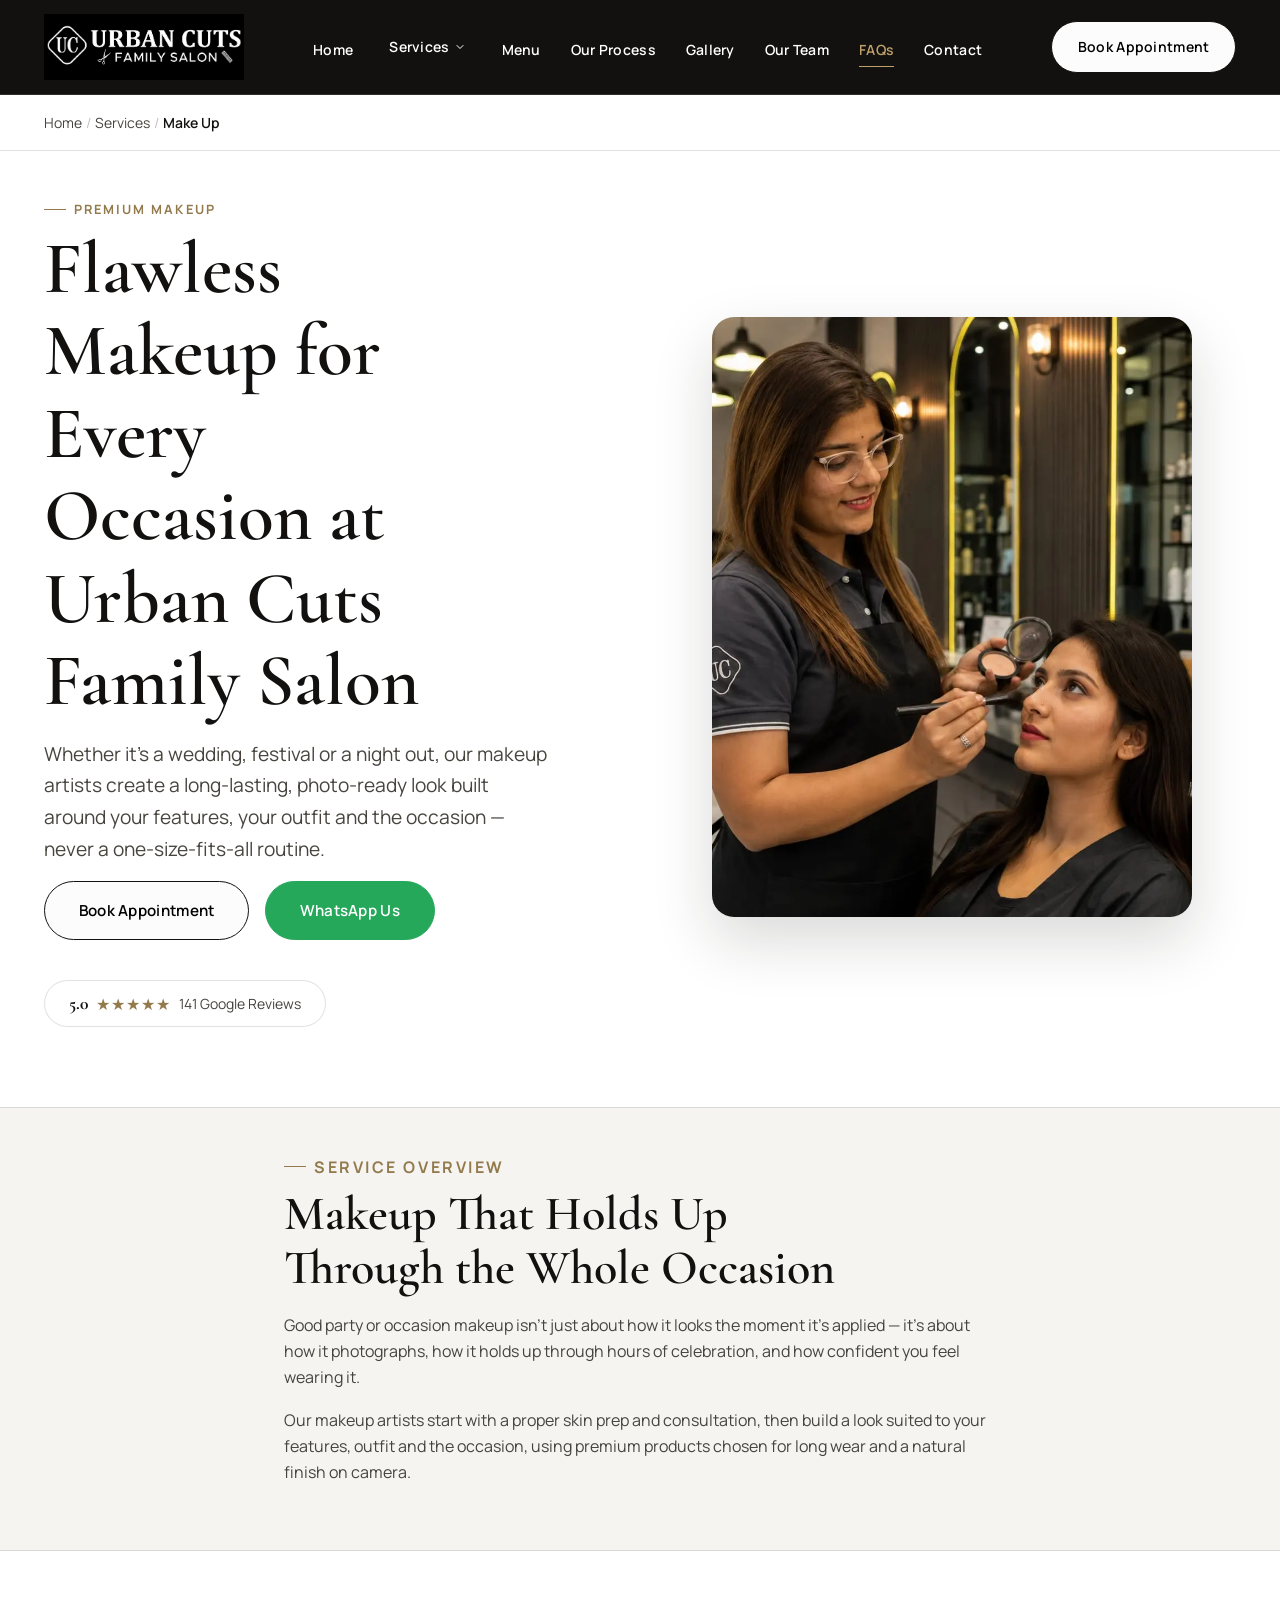
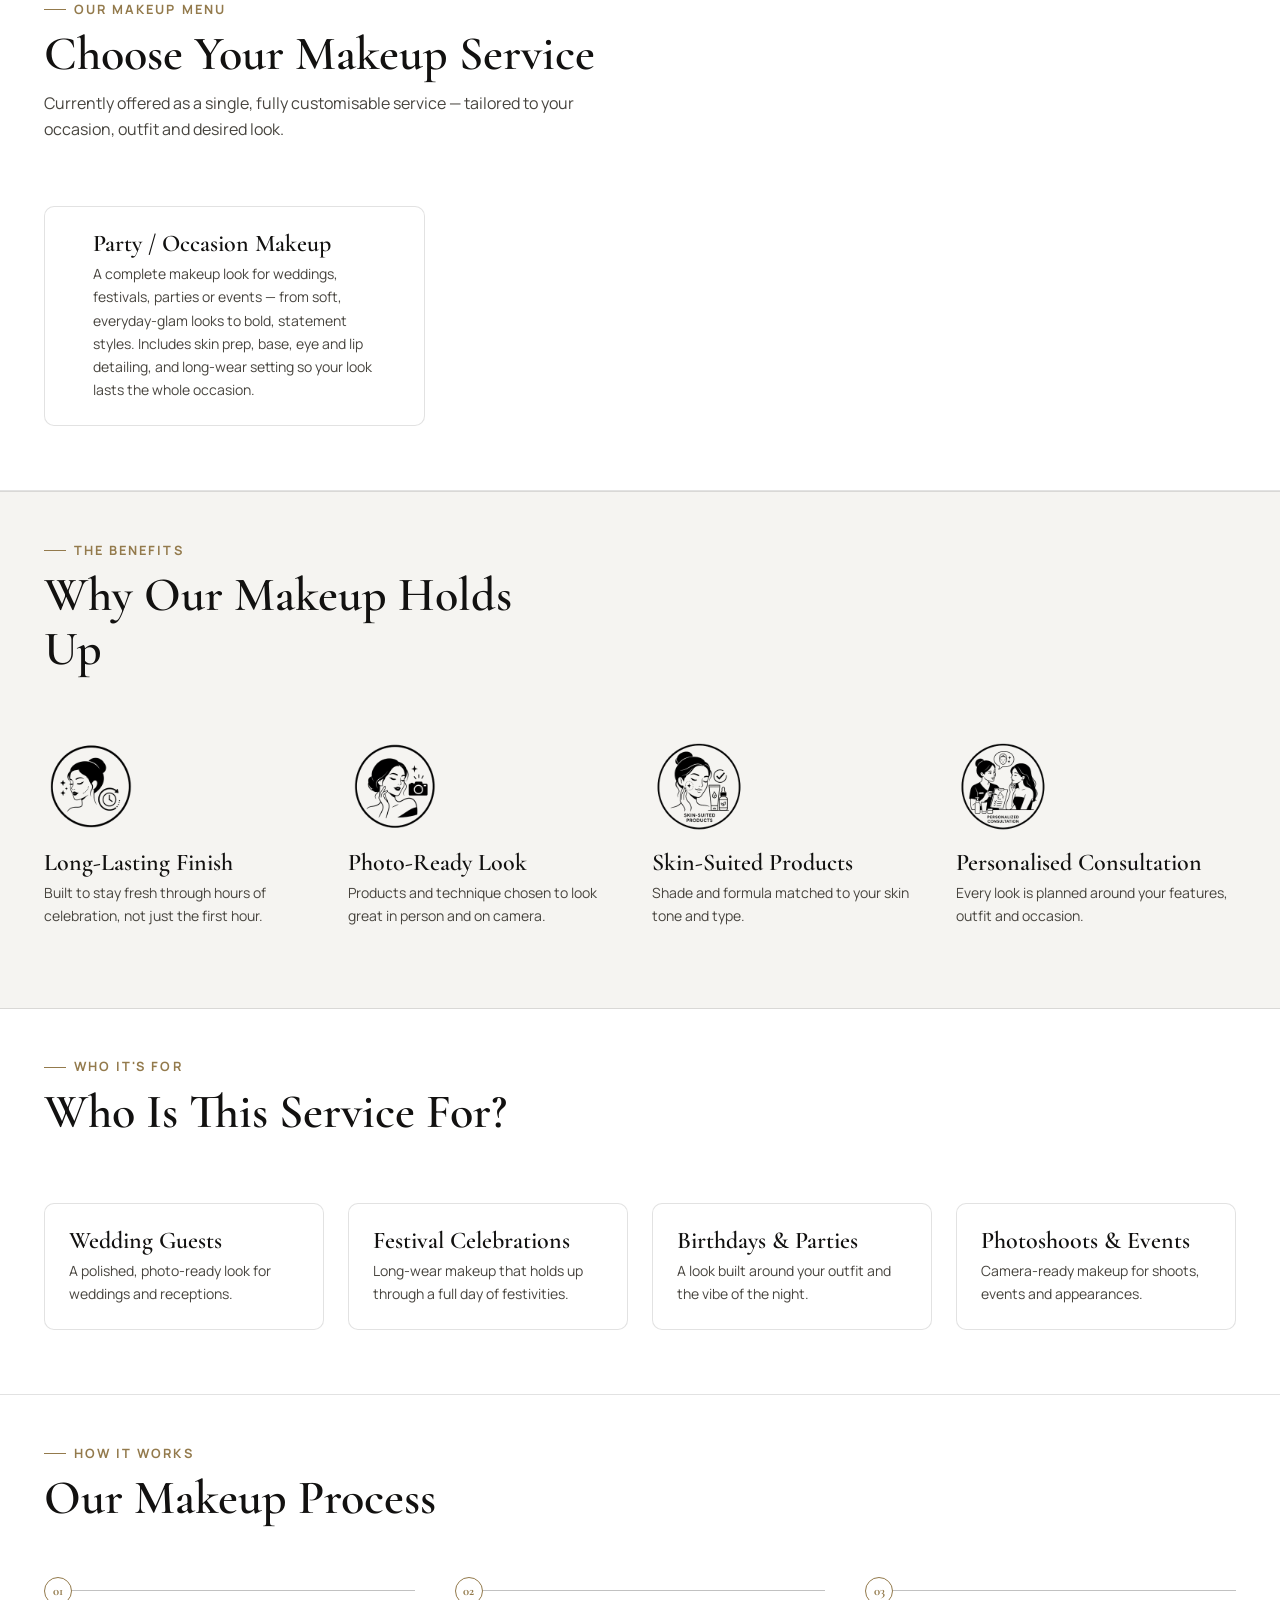
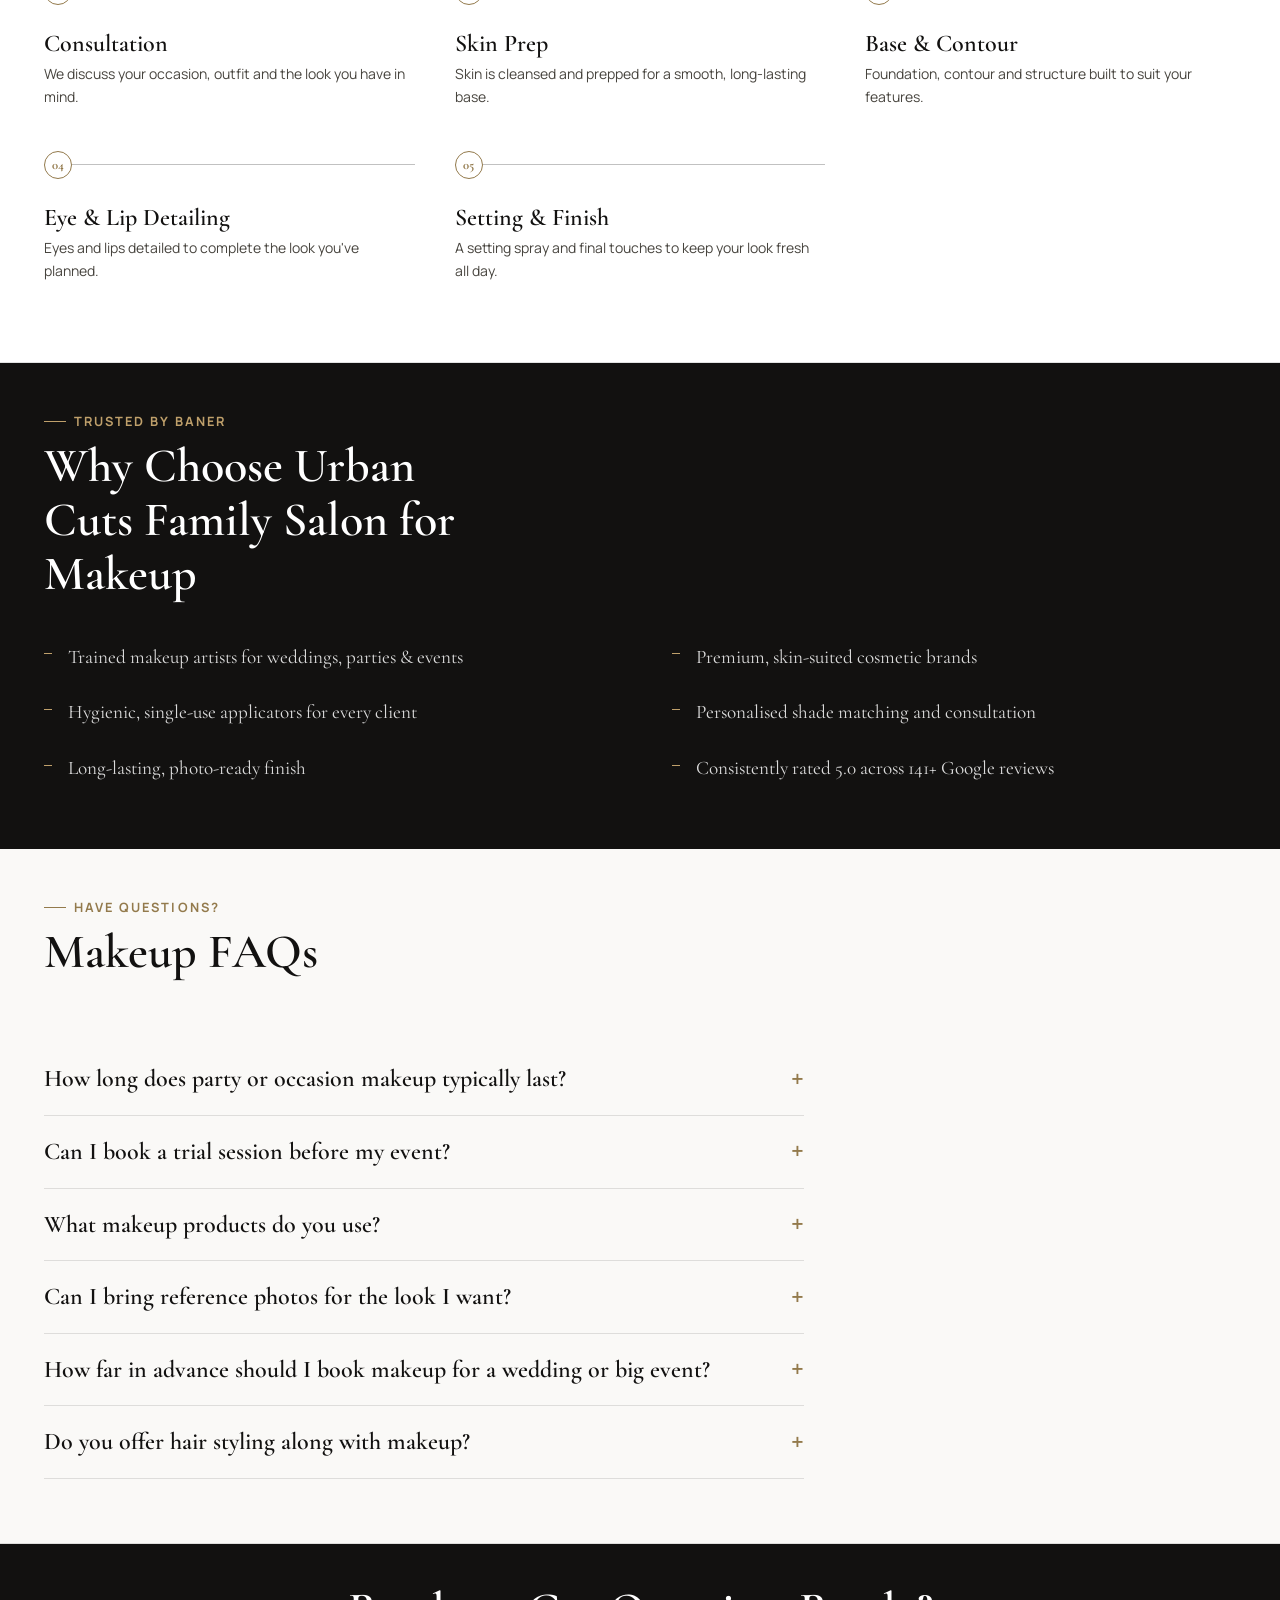
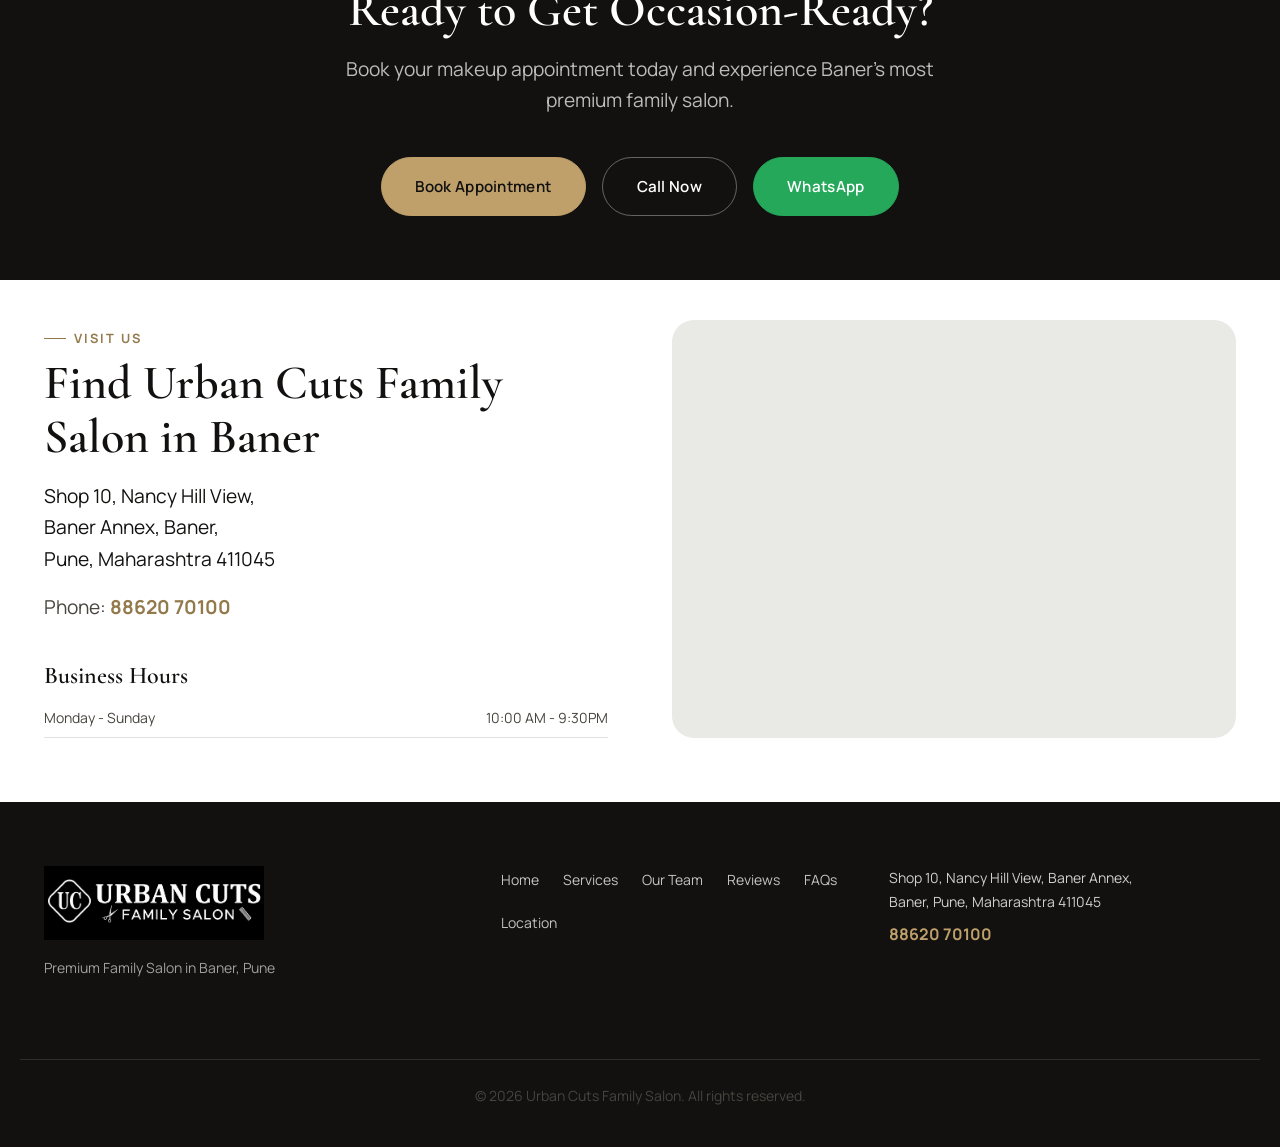
<file: makeup.html>
<!DOCTYPE html>
<html lang="en">
<head>
    <!-- Google tag (gtag.js) -->
<script async src="https://www.googletagmanager.com/gtag/js?id=AW-18101152438"></script>
<script>
  window.dataLayer = window.dataLayer || [];
  function gtag(){dataLayer.push(arguments);}
  gtag('js', new Date());

  gtag('config', 'AW-18101152438');
</script>

<!-- Event snippet for Phone call lead conversion page
In your html page, add the snippet and call gtag_report_conversion when someone clicks on the chosen link or button. -->
<script>
function gtag_report_conversion(url) {
  var callback = function () {
    if (typeof(url) != 'undefined') {
      window.location = url;
    }
  };
  gtag('event', 'conversion', {
      'send_to': 'AW-18101152438/30ylCP666bIcELbVprdD',
      'event_callback': callback
  });
  return false;
}
</script>

<script type="text/javascript">
    (function(c,l,a,r,i,t,y){
        c[a]=c[a]||function(){(c[a].q=c[a].q||[]).push(arguments)};
        t=l.createElement(r);t.async=1;t.src="https://www.clarity.ms/tag/"+i;
        y=l.getElementsByTagName(r)[0];y.parentNode.insertBefore(t,y);
    })(window, document, "clarity", "script", "xy682p0bgi");
</script>

    <meta charset="UTF-8">
    <meta name="viewport" content="width=device-width, initial-scale=1.0">

    <!-- Primary SEO Meta -->
    <title>Party &amp; Occasion Makeup in Baner, Pune | Urban Cuts Family Salon</title>
    <meta name="description" content="Party and occasion makeup at Urban Cuts Family Salon, Baner's premium family salon. Long-lasting, photo-ready looks by trained makeup artists. Rated 5.0 with 141+ reviews. Book today.">
    <meta name="keywords" content="Makeup Baner, Party Makeup Baner, Occasion Makeup Baner, Bridal Party Makeup, Makeup Artist Baner, Festival Makeup Baner">
    <meta name="robots" content="index, follow">
    <meta name="author" content="Urban Cuts Family Salon">
    <link rel="canonical" href="https://www.urbancuts.example/services/makeup.html">

    <!-- Favicon Placeholder -->
    <link rel="icon" type="image/png" sizes="32x32" href="/assets/favicon/favicon-32x32.png">
    <link rel="icon" type="image/png" sizes="16x16" href="/assets/favicon/favicon-16x16.png">
    <link rel="apple-touch-icon" href="/assets/favicon/apple-touch-icon.png">

    <!-- Stylesheet (to be provided separately) -->
    <link rel="stylesheet" href="styles.css">

    <!-- Open Graph Placeholders -->
    <meta property="og:type" content="website">
    <meta property="og:title" content="Party &amp; Occasion Makeup in Baner, Pune | Urban Cuts Family Salon">
    <meta property="og:description" content="Long-lasting, photo-ready party and occasion makeup by trained artists at Urban Cuts Family Salon, Baner.">
    <meta property="og:image" content="/assets/images/services/makeup-og-cover.jpg">
    <meta property="og:url" content="https://www.urbancuts.example/services/makeup.html">
    <meta property="og:site_name" content="Urban Cuts Family Salon">
    <meta property="og:locale" content="en_IN">

    <!-- Twitter Placeholders -->
    <meta name="twitter:card" content="summary_large_image">
    <meta name="twitter:title" content="Party &amp; Occasion Makeup in Baner, Pune | Urban Cuts Family Salon">
    <meta name="twitter:description" content="Long-lasting, photo-ready party and occasion makeup by trained artists at Urban Cuts Family Salon, Baner.">
    <meta name="twitter:image" content="/assets/images/services/makeup-twitter-cover.jpg">

    <!-- Fonts -->
    <link rel="preconnect" href="https://fonts.googleapis.com">
    <link rel="preconnect" href="https://fonts.gstatic.com" crossorigin>
    <link href="https://fonts.googleapis.com/css2?family=Cormorant+Garamond:wght@400;500;600;700&family=Manrope:wght@400;500;600;700&display=swap" rel="stylesheet">

    <!-- Service JSON-LD Placeholder -->
    <script type="application/ld+json">
    {
        "@context": "https://schema.org",
        "@type": "Service",
        "serviceType": "Makeup",
        "name": "Makeup at Urban Cuts Family Salon",
        "provider": {
            "@type": "BeautySalon",
            "name": "Urban Cuts Family Salon",
            "image": "/assets/images/og-cover.jpg",
            "telephone": "+91-88620-70100",
            "priceRange": "₹₹₹",
            "address": {
                "@type": "PostalAddress",
                "streetAddress": "Shop 10, Nancy Hill View, Baner Annex",
                "addressLocality": "Baner, Pune",
                "addressRegion": "Maharashtra",
                "postalCode": "411045",
                "addressCountry": "IN"
            },
            "aggregateRating": {
                "@type": "AggregateRating",
                "ratingValue": "5.0",
                "reviewCount": "141"
            }
        },
        "hasOfferCatalog": {
            "@type": "OfferCatalog",
            "name": "Makeup Services",
            "itemListElement": [
                { "@type": "Offer", "itemOffered": { "@type": "Service", "name": "Party / Occasion Makeup" } }
            ]
        },
        "areaServed": ["Baner", "Balewadi", "Pashan", "Aundh", "Sus", "Mahalunge"],
        "url": "https://www.urbancuts.example/services/makeup.html"
    }
    </script>

    <!-- Breadcrumb JSON-LD Placeholder -->
    <script type="application/ld+json">
    {
        "@context": "https://schema.org",
        "@type": "BreadcrumbList",
        "itemListElement": [
            { "@type": "ListItem", "position": 1, "name": "Home", "item": "https://www.urbancuts.example/" },
            { "@type": "ListItem", "position": 2, "name": "Services", "item": "https://www.urbancuts.example/#services" },
            { "@type": "ListItem", "position": 3, "name": "Make Up", "item": "https://www.urbancuts.example/services/makeup.html" }
        ]
    }
    </script>

    <!-- FAQ JSON-LD Placeholder -->
    <script type="application/ld+json">
    {
        "@context": "https://schema.org",
        "@type": "FAQPage",
        "mainEntity": [
            {
                "@type": "Question",
                "name": "How long does party or occasion makeup typically last?",
                "acceptedAnswer": { "@type": "Answer", "text": "With the right prep and setting products, our party and occasion makeup is designed to stay fresh for 8 to 10 hours, including through photos and dancing." }
            },
            {
                "@type": "Question",
                "name": "Can I book a trial session before my event?",
                "acceptedAnswer": { "@type": "Answer", "text": "Yes, we recommend a trial session ahead of major events like weddings, so we can finalise the look together with time to make changes if needed." }
            },
            {
                "@type": "Question",
                "name": "What makeup products do you use?",
                "acceptedAnswer": { "@type": "Answer", "text": "We use premium, skin-suited cosmetic brands chosen for long wear and a natural finish on camera and in person." }
            },
            {
                "@type": "Question",
                "name": "Can I bring reference photos for the look I want?",
                "acceptedAnswer": { "@type": "Answer", "text": "Yes, reference photos are welcome and genuinely helpful — bring them along or share them when you book so we can prepare accordingly." }
            },
            {
                "@type": "Question",
                "name": "How far in advance should I book makeup for a wedding or big event?",
                "acceptedAnswer": { "@type": "Answer", "text": "We recommend booking at least 1 to 2 weeks ahead for weddings and major events to secure your preferred date and time, and earlier during festival season." }
            },
            {
                "@type": "Question",
                "name": "Do you offer hair styling along with makeup?",
                "acceptedAnswer": { "@type": "Answer", "text": "Yes, hair styling can be booked alongside your makeup appointment — let us know when booking so we can plan the full look together." }
            }
        ]
    }
    </script>

</head>
<body>

    <a class="skip-link" href="#main-content">Skip to main content</a>

    <!-- =========================================================
         HEADER (identical structure to index.html)
    ========================================================== -->
    <header class="site-header" id="top">
        <div class="container header__inner">
            <a href="index.html" class="logo" aria-label="Urban Cuts Family Salon Home">
                <img src="img/Urban-Cuts-Logo.webp" alt="Urban Cuts Family Salon - Premium Family Salon in Baner" width="220" height="82" loading="eager">
            </a>

            <nav class="main-nav" aria-label="Primary navigation">
                <button class="nav-toggle" type="button" aria-expanded="false" aria-controls="primary-menu" aria-label="Toggle navigation menu">
                    <span class="nav-toggle__bar"></span>
                    <span class="nav-toggle__bar"></span>
                    <span class="nav-toggle__bar"></span>
                </button>
                <ul id="primary-menu" class="nav-menu">
                    <li><a href="index.html">Home</a></li>
                    <li class="nav-item nav-item--dropdown">
                        <button class="nav-dropdown-trigger" type="button" aria-expanded="false" aria-haspopup="true" aria-controls="services-dropdown">
                            Services
                            <svg class="nav-dropdown-chevron" viewBox="0 0 24 24" width="12" height="12" aria-hidden="true"><path d="M6 9l6 6 6-6" fill="none" stroke="currentColor" stroke-width="2" stroke-linecap="round" stroke-linejoin="round"/></svg>
                        </button>
                        <ul class="nav-dropdown" id="services-dropdown">
                            <li><a href="hair.html">Hair</a></li>
                            <li><a href="hair-treatments.html">Hair Treatments</a></li>
                            <li><a href="hair-colour.html">Hair Colour</a></li>
                            <li><a href="skin-care.html">Skin Care</a></li>
                            <li><a href="hands-feet.html">Hands &amp; Feet</a></li>
                            <li><a href="mens-grooming.html">Men's Grooming</a></li>
                            <li><a href="womens-grooming.html">Women's Grooming</a></li>
                            <li><a href="makeup.html">Make Up</a></li>
                            <li><a href="massage.html">Massage</a></li>
                        </ul>
                    </li>
                    <li><a href="#sub-services">Menu</a></li>
                    <li><a href="#process">Our Process</a></li>
                    <li><a href="#gallery">Gallery</a></li>
                    <li><a href="index.html#team">Our Team</a></li>
                    <li><a href="#faqs">FAQs</a></li>
                    <li><a href="https://urbancutsfamilysalon.setmore.com/" target="_blank">Contact</a></li>
                </ul>
            </nav>

            <div class="header__cta">
                <!-- <a href="tel:+918862070100" onclick="return gtag_report_conversion('tel:+918862070100');" class="btn btn--ghost" aria-label="Call Urban Cuts Family Salon">Call Now</a> -->
                <a href="https://urbancutsfamilysalon.setmore.com/" target="_blank" class="btn btn--primary">Book Appointment</a>
            </div>
        </div>
    </header>

    <!-- =========================================================
         BREADCRUMB
    ========================================================== -->
    <nav class="breadcrumb" aria-label="Breadcrumb">
        <div class="container">
            <ol>
                <li><a href="index.html">Home</a></li>
                <li><a href="index.html#services">Services</a></li>
                <li aria-current="page">Make Up</li>
            </ol>
        </div>
    </nav>

    <main id="main-content">

        <!-- =========================================================
             HERO
        ========================================================== -->
        <section class="hero" id="hero" aria-labelledby="hero-heading">
            <div class="container hero__inner">
                <div class="hero__content">
                    <p class="eyebrow">Premium Makeup</p>
                    <h1 id="hero-heading">Flawless Makeup for Every Occasion at Urban Cuts Family Salon</h1>
                    <p class="hero__description">
                        Whether it's a wedding, festival or a night out, our makeup artists create a
                        long-lasting, photo-ready look built around your features, your outfit and the
                        occasion — never a one-size-fits-all routine.
                    </p>

                    <div class="hero__actions">
                        <a href="https://urbancutsfamilysalon.setmore.com/" target="_blank" class="btn btn--primary btn--lg">Book Appointment</a>
                        <a href="https://wa.me/918862070100" class="btn btn--whatsapp btn--lg" target="_blank" rel="noopener noreferrer" aria-label="Chat with Urban Cuts Family Salon on WhatsApp">
                            <span aria-hidden="true">WhatsApp Us</span>
                        </a>
                    </div>

                    <div class="hero__rating" aria-label="Google rating summary">
                        <span class="hero__rating-score">5.0</span>
                        <span class="hero__rating-stars" aria-hidden="true">★★★★★</span>
                        <span class="hero__rating-count">141 Google Reviews</span>
                    </div>
                </div>

                <div class="hero__media">
                    <img src="img/Makeup.webp" alt="Makeup artist at work at Urban Cuts Family Salon in Baner" width="480" height="360" loading="eager">
                </div>
            </div>
        </section>

        <!-- =========================================================
             SERVICE OVERVIEW
        ========================================================== -->
        <section class="overview" id="overview" aria-labelledby="overview-heading">
            <div class="container overview__inner">
                <p class="eyebrow">Service Overview</p>
                <h2 id="overview-heading">Makeup That Holds Up Through the Whole Occasion</h2>
                <p>
                    Good party or occasion makeup isn't just about how it looks the moment it's applied —
                    it's about how it photographs, how it holds up through hours of celebration, and how
                    confident you feel wearing it.
                </p>
                <p>
                    Our makeup artists start with a proper skin prep and consultation, then build a look
                    suited to your features, outfit and the occasion, using premium products chosen for
                    long wear and a natural finish on camera.
                </p>
            </div>
        </section>

        <!-- =========================================================
             SUB-SERVICES — OUR MAKEUP MENU
        ========================================================== -->
        <section class="services" id="sub-services" aria-labelledby="sub-services-heading">
            <div class="container">
                <p class="eyebrow">Our Makeup Menu</p>
                <h2 id="sub-services-heading">Choose Your Makeup Service</h2>
                <p class="services__intro">
                    Currently offered as a single, fully customisable service — tailored to your occasion,
                    outfit and desired look.
                </p>

                <ul class="services__grid">
                    <li class="service-card" data-reveal>
                        <h3>Party / Occasion Makeup</h3>
                        <p>
                            A complete makeup look for weddings, festivals, parties or events — from soft,
                            everyday-glam looks to bold, statement styles. Includes skin prep, base, eye
                            and lip detailing, and long-wear setting so your look lasts the whole occasion.
                        </p>
                    </li>
                </ul>
            </div>
        </section>

        <!-- =========================================================
             BENEFITS
        ========================================================== -->
        <section class="why-us" id="benefits" aria-labelledby="benefits-heading">
            <div class="container">
                <p class="eyebrow">The Benefits</p>
                <h2 id="benefits-heading">Why Our Makeup Holds Up</h2>

                <ul class="why-us__grid">
                    <li class="why-us__item" data-reveal>
                        <img src="icons/long-lasting-finish.webp" alt="" width="40" height="40" loading="lazy" aria-hidden="true">
                        <h3>Long-Lasting Finish</h3>
                        <p>Built to stay fresh through hours of celebration, not just the first hour.</p>
                    </li>
                    <li class="why-us__item" data-reveal>
                        <img src="icons/photo-ready-look.webp" alt="" width="40" height="40" loading="lazy" aria-hidden="true">
                        <h3>Photo-Ready Look</h3>
                        <p>Products and technique chosen to look great in person and on camera.</p>
                    </li>
                    <li class="why-us__item" data-reveal>
                        <img src="icons/skin-suited-products.webp" alt="" width="40" height="40" loading="lazy" aria-hidden="true">
                        <h3>Skin-Suited Products</h3>
                        <p>Shade and formula matched to your skin tone and type.</p>
                    </li>
                    <li class="why-us__item" data-reveal>
                        <img src="icons/personalized-makeup-consultation.webp" alt="" width="40" height="40" loading="lazy" aria-hidden="true">
                        <h3>Personalised Consultation</h3>
                        <p>Every look is planned around your features, outfit and occasion.</p>
                    </li>
                </ul>
            </div>
        </section>

        <!-- =========================================================
             WHO IS THIS SERVICE FOR
        ========================================================== -->
        <section class="audience" id="audience" aria-labelledby="audience-heading">
            <div class="container">
                <p class="eyebrow">Who It's For</p>
                <h2 id="audience-heading">Who Is This Service For?</h2>

                <ul class="audience__grid">
                    <li class="audience-card" data-reveal>
                        <h3>Wedding Guests</h3>
                        <p>A polished, photo-ready look for weddings and receptions.</p>
                    </li>
                    <li class="audience-card" data-reveal>
                        <h3>Festival Celebrations</h3>
                        <p>Long-wear makeup that holds up through a full day of festivities.</p>
                    </li>
                    <li class="audience-card" data-reveal>
                        <h3>Birthdays &amp; Parties</h3>
                        <p>A look built around your outfit and the vibe of the night.</p>
                    </li>
                    <li class="audience-card" data-reveal>
                        <h3>Photoshoots &amp; Events</h3>
                        <p>Camera-ready makeup for shoots, events and appearances.</p>
                    </li>
                </ul>
            </div>
        </section>

        <!-- =========================================================
             OUR PROCESS
        ========================================================== -->
        <section class="experience" id="process" aria-labelledby="process-heading">
            <div class="container">
                <p class="eyebrow">How It Works</p>
                <h2 id="process-heading">Our Makeup Process</h2>

                <ol class="experience__timeline">
                    <li class="experience__step" data-reveal>
                        <span class="experience__step-number">01</span>
                        <h3>Consultation</h3>
                        <p>We discuss your occasion, outfit and the look you have in mind.</p>
                    </li>
                    <li class="experience__step" data-reveal>
                        <span class="experience__step-number">02</span>
                        <h3>Skin Prep</h3>
                        <p>Skin is cleansed and prepped for a smooth, long-lasting base.</p>
                    </li>
                    <li class="experience__step" data-reveal>
                        <span class="experience__step-number">03</span>
                        <h3>Base &amp; Contour</h3>
                        <p>Foundation, contour and structure built to suit your features.</p>
                    </li>
                    <li class="experience__step" data-reveal>
                        <span class="experience__step-number">04</span>
                        <h3>Eye &amp; Lip Detailing</h3>
                        <p>Eyes and lips detailed to complete the look you've planned.</p>
                    </li>
                    <li class="experience__step" data-reveal>
                        <span class="experience__step-number">05</span>
                        <h3>Setting &amp; Finish</h3>
                        <p>A setting spray and final touches to keep your look fresh all day.</p>
                    </li>
                </ol>
            </div>
        </section>

        <!-- =========================================================
             BEFORE & AFTER GALLERY
        ========================================================== -->
        <!-- <section class="transformations" id="gallery" aria-labelledby="gallery-heading">
            <div class="container">
                <p class="eyebrow">Real Results</p>
                <h2 id="gallery-heading">Before &amp; After Gallery</h2>

                <ul class="transformations__grid">
                    <li class="transformation-card" data-reveal>
                        <div class="compare-slider" data-compare-slider>
                            <img class="compare-slider__img compare-slider__img--before" src="assets/images/services/makeup-before-1.jpg" alt="Before party makeup at Urban Cuts Family Salon" width="360" height="480" loading="lazy">
                            <img class="compare-slider__img compare-slider__img--after" src="assets/images/services/makeup-after-1.jpg" alt="After party makeup at Urban Cuts Family Salon" width="360" height="480" loading="lazy">
                            <span class="compare-slider__tag compare-slider__tag--before" aria-hidden="true">Before</span>
                            <span class="compare-slider__tag compare-slider__tag--after" aria-hidden="true">After</span>
                            <div class="compare-slider__line" aria-hidden="true">
                                <span class="compare-slider__handle">
                                    <svg viewBox="0 0 24 24" width="14" height="14" aria-hidden="true"><path d="M9 6l-6 6 6 6M15 6l6 6-6 6" fill="none" stroke="currentColor" stroke-width="2" stroke-linecap="round" stroke-linejoin="round"/></svg>
                                </span>
                            </div>
                            <input type="range" class="compare-slider__range" min="0" max="100" value="50" step="0.1" aria-label="Drag to compare before and after party makeup">
                        </div>
                    </li>
                    <li class="transformation-card" data-reveal>
                        <div class="compare-slider" data-compare-slider>
                            <img class="compare-slider__img compare-slider__img--before" src="assets/images/services/makeup-before-2.jpg" alt="Before occasion makeup at Urban Cuts Family Salon" width="360" height="480" loading="lazy">
                            <img class="compare-slider__img compare-slider__img--after" src="assets/images/services/makeup-after-2.jpg" alt="After occasion makeup at Urban Cuts Family Salon" width="360" height="480" loading="lazy">
                            <span class="compare-slider__tag compare-slider__tag--before" aria-hidden="true">Before</span>
                            <span class="compare-slider__tag compare-slider__tag--after" aria-hidden="true">After</span>
                            <div class="compare-slider__line" aria-hidden="true">
                                <span class="compare-slider__handle">
                                    <svg viewBox="0 0 24 24" width="14" height="14" aria-hidden="true"><path d="M9 6l-6 6 6 6M15 6l6 6-6 6" fill="none" stroke="currentColor" stroke-width="2" stroke-linecap="round" stroke-linejoin="round"/></svg>
                                </span>
                            </div>
                            <input type="range" class="compare-slider__range" min="0" max="100" value="50" step="0.1" aria-label="Drag to compare before and after occasion makeup">
                        </div>
                    </li>
                    <li class="transformation-card" data-reveal>
                        <div class="compare-slider" data-compare-slider>
                            <img class="compare-slider__img compare-slider__img--before" src="assets/images/services/makeup-before-3.jpg" alt="Before festival makeup at Urban Cuts Family Salon" width="360" height="480" loading="lazy">
                            <img class="compare-slider__img compare-slider__img--after" src="assets/images/services/makeup-after-3.jpg" alt="After festival makeup at Urban Cuts Family Salon" width="360" height="480" loading="lazy">
                            <span class="compare-slider__tag compare-slider__tag--before" aria-hidden="true">Before</span>
                            <span class="compare-slider__tag compare-slider__tag--after" aria-hidden="true">After</span>
                            <div class="compare-slider__line" aria-hidden="true">
                                <span class="compare-slider__handle">
                                    <svg viewBox="0 0 24 24" width="14" height="14" aria-hidden="true"><path d="M9 6l-6 6 6 6M15 6l6 6-6 6" fill="none" stroke="currentColor" stroke-width="2" stroke-linecap="round" stroke-linejoin="round"/></svg>
                                </span>
                            </div>
                            <input type="range" class="compare-slider__range" min="0" max="100" value="50" step="0.1" aria-label="Drag to compare before and after festival makeup">
                        </div>
                    </li>
                </ul>
                <p class="transformations__hint">Drag the divider — move it left to reveal more of the &ldquo;after&rdquo; result, right for more of the &ldquo;before&rdquo;.</p>
            </div>
        </section> -->

        <!-- =========================================================
             WHY CHOOSE Urban Cuts Family Salon FOR MAKEUP
        ========================================================== -->
        <section class="choose-us" aria-labelledby="why-choose-heading">
            <div class="container">
                <p class="eyebrow">Trusted By Baner</p>
                <h2 id="why-choose-heading">Why Choose Urban Cuts Family Salon for Makeup</h2>

                <ul class="choose-us__list">
                    <li>Trained makeup artists for weddings, parties &amp; events</li>
                    <li>Premium, skin-suited cosmetic brands</li>
                    <li>Hygienic, single-use applicators for every client</li>
                    <li>Personalised shade matching and consultation</li>
                    <li>Long-lasting, photo-ready finish</li>
                    <li>Consistently rated 5.0 across 141+ Google reviews</li>
                </ul>
            </div>
        </section>

        <!-- =========================================================
             FAQS
        ========================================================== -->
        <section class="faqs" id="faqs" aria-labelledby="faqs-heading">
            <div class="container">
                <p class="eyebrow">Have Questions?</p>
                <h2 id="faqs-heading">Makeup FAQs</h2>

                <div class="faq-list">
                    <details class="faq-item">
                        <summary>How long does party or occasion makeup typically last?</summary>
                        <p>With the right prep and setting products, our party and occasion makeup is designed to stay fresh for 8 to 10 hours, including through photos and dancing.</p>
                    </details>
                    <details class="faq-item">
                        <summary>Can I book a trial session before my event?</summary>
                        <p>Yes, we recommend a trial session ahead of major events like weddings, so we can finalise the look together with time to make changes if needed.</p>
                    </details>
                    <details class="faq-item">
                        <summary>What makeup products do you use?</summary>
                        <p>We use premium, skin-suited cosmetic brands chosen for long wear and a natural finish on camera and in person.</p>
                    </details>
                    <details class="faq-item">
                        <summary>Can I bring reference photos for the look I want?</summary>
                        <p>Yes, reference photos are welcome and genuinely helpful — bring them along or share them when you book so we can prepare accordingly.</p>
                    </details>
                    <details class="faq-item">
                        <summary>How far in advance should I book makeup for a wedding or big event?</summary>
                        <p>We recommend booking at least 1 to 2 weeks ahead for weddings and major events to secure your preferred date and time, and earlier during festival season.</p>
                    </details>
                    <details class="faq-item">
                        <summary>Do you offer hair styling along with makeup?</summary>
                        <p>Yes, hair styling can be booked alongside your makeup appointment — let us know when booking so we can plan the full look together.</p>
                    </details>
                </div>
            </div>
        </section>

        <!-- =========================================================
             FINAL CTA
        ========================================================== -->
        <section class="final-cta" aria-labelledby="final-cta-heading">
            <div class="container final-cta__inner">
                <h2 id="final-cta-heading">Ready to Get Occasion-Ready?</h2>
                <p>Book your makeup appointment today and experience Baner's most premium family salon.</p>

                <div class="final-cta__actions">
                    <a href="https://urbancutsfamilysalon.setmore.com/" target="_blank" class="btn btn--primary btn--lg">Book Appointment</a>
                    <a href="tel:+918862070100" onclick="return gtag_report_conversion('tel:+918862070100');" class="btn btn--ghost btn--lg" aria-label="Call Urban Cuts Family Salon">Call Now</a>
                    <a href="https://wa.me/918862070100" class="btn btn--whatsapp btn--lg" target="_blank" rel="noopener noreferrer" aria-label="Chat with Urban Cuts Family Salon on WhatsApp">WhatsApp</a>
                </div>
            </div>
        </section>

        <!-- =========================================================
             CONTACT / BOOK APPOINTMENT
        ========================================================== -->
        <!-- <section class="contact" id="book-appointment" aria-labelledby="contact-heading">
            <div class="container contact__inner">
                <div>
                    <p class="eyebrow">Book Now</p>
                    <h2 id="contact-heading">Book Your Makeup Appointment</h2>
                    <p>Fill in your details and our team will confirm your slot over a call or WhatsApp.</p>

                    <form class="contact-form" id="booking-form" novalidate>
                        <div class="form-row">
                            <label for="name">Full Name</label>
                            <input type="text" id="name" name="name" autocomplete="name" required>
                        </div>

                        <div class="form-row form-row--split">
                            <div>
                                <label for="phone">Phone Number</label>
                                <input type="tel" id="phone" name="phone" autocomplete="tel" inputmode="tel" pattern="[0-9+\-\s]{7,15}" required>
                            </div>
                            <div>
                                <label for="date">Preferred Date</label>
                                <input type="date" id="date" name="date" required>
                            </div>
                        </div>

                        <div class="form-row">
                            <label for="service">Service</label>
                            <select id="service" name="service">
                                <option value="party-occasion-makeup">Party / Occasion Makeup</option>
                                <option value="other">Other / Not Sure Yet</option>
                            </select>
                        </div>

                        <div class="form-row">
                            <label for="message">Message (optional)</label>
                            <textarea id="message" name="message" placeholder="Tell us about your occasion, outfit colour, or the look you have in mind"></textarea>
                        </div>

                        <button type="submit" class="btn btn--primary btn--lg">Request Appointment</button>
                        <p class="form-note">This form saves your request locally as a demo — connect it to a booking system or WhatsApp API to go live.</p>
                        <p class="form-status" id="form-status" role="status" aria-live="polite"></p>
                    </form>
                </div>

                <div class="contact-info">
                    <div class="contact-info__item">
                        <h3>Visit Us</h3>
                        <address>
                            Shop 10, Nancy Hill View,<br>
                            Baner Annex, Baner,<br>
                            Pune, Maharashtra 411045
                        </address>
                    </div>

                    <div class="contact-info__item contact-info__phone">
                        <h3>Call or WhatsApp</h3>
                        <p><a href="tel:+918862070100" onclick="return gtag_report_conversion('tel:+918862070100');">88620 70100</a></p>
                    </div>

                    <div class="contact-info__item contact-info__hours">
                        <h3>Business Hours</h3>
                        <ul>
                            <li><span>Monday - Sunday</span><span>Business hours placeholder</span></li>
                        </ul>
                    </div>

                    <div class="contact-info__item contact-info__map">
                        <iframe
                            title="Urban Cuts Family Salon location map"
                            src="about:blank"
                            loading="lazy"
                            referrerpolicy="no-referrer-when-downgrade"
                            aria-label="Google Map showing Urban Cuts Family Salon location in Baner, Pune">
                        </iframe>
                    </div>
                </div>
            </div>
        </section>

    </main> -->

            <!-- =========================================================
             LOCATION
        ========================================================== -->
        <section class="location" id="location" aria-labelledby="location-heading">
            <div class="container location__inner">
                <div class="location__details">
                    <p class="eyebrow">Visit Us</p>
                    <h2 id="location-heading">Find Urban Cuts Family Salon in Baner</h2>

                    <address class="location__address">
                        Shop 10, Nancy Hill View,<br>
                        Baner Annex, Baner,<br>
                        Pune, Maharashtra 411045
                    </address>

                    <p class="location__phone">
                        Phone: <a href="tel:+918862070100" onclick="return gtag_report_conversion('tel:+918862070100');">88620 70100</a>
                    </p>

                    <div class="location__hours">
                        <h3>Business Hours</h3>
                        <ul>
                            <li><span>Monday - Sunday</span><span>10:00 AM - 9:30PM</span></li>
                        </ul>
                    </div>
                </div>

                <div class="location__map">
                    <iframe
                        title="Urban Cuts Family Salon location map"
                        src="https://www.google.com/maps/embed?pb=!1m18!1m12!1m3!1d3782.4882949829853!2d73.7674773!3d18.552011999999994!2m3!1f0!2f0!3f0!3m2!1i1024!2i768!4f13.1!3m3!1m2!1s0x3bc2bf5d07a2a159%3A0x9fe0096a43a8aaac!2sURBAN%20CUTS!5e0!3m2!1sen!2sin!4v1784810173230!5m2!1sen!2sin"
                        loading="lazy"
                        referrerpolicy="no-referrer-when-downgrade"
                        aria-label="Google Map showing Urban Cuts Family Salon location in Baner, Pune">
                    </iframe>
                </div>
            </div>
        </section>

    <!-- =========================================================
         FOOTER (identical structure to index.html)
    ========================================================== -->
    <footer class="site-footer">
        <div class="container footer__inner">
            <div class="footer__brand">
                <img src="img/Urban-Cuts-Logo.webp" alt="Urban Cuts Family Salon logo" width="220" height="82" loading="lazy">
                <p>Premium Family Salon in Baner, Pune</p>
            </div>

            <nav class="footer__nav" aria-label="Footer navigation">
                <ul>
                    <li><a href="index.html">Home</a></li>
                    <li><a href="index.html#services">Services</a></li>
                    <li><a href="index.html#team">Our Team</a></li>
                    <li><a href="index.html#reviews">Reviews</a></li>
                    <li><a href="#faqs">FAQs</a></li>
                    <li><a href="index.html#location">Location</a></li>
                </ul>
            </nav>

            <div class="footer__contact">
                <address>
                    Shop 10, Nancy Hill View, Baner Annex,<br>
                    Baner, Pune, Maharashtra 411045
                </address>
                <p><a href="tel:+918862070100" onclick="return gtag_report_conversion('tel:+918862070100');">88620 70100</a></p>
            </div>
        </div>

        <div class="container footer__bottom">
            <p>&copy; <span id="year">2026</span> Urban Cuts Family Salon. All rights reserved.</p>
        </div>
    </footer>

    <script src="script.js" defer></script>
</body>
</html>
</file>
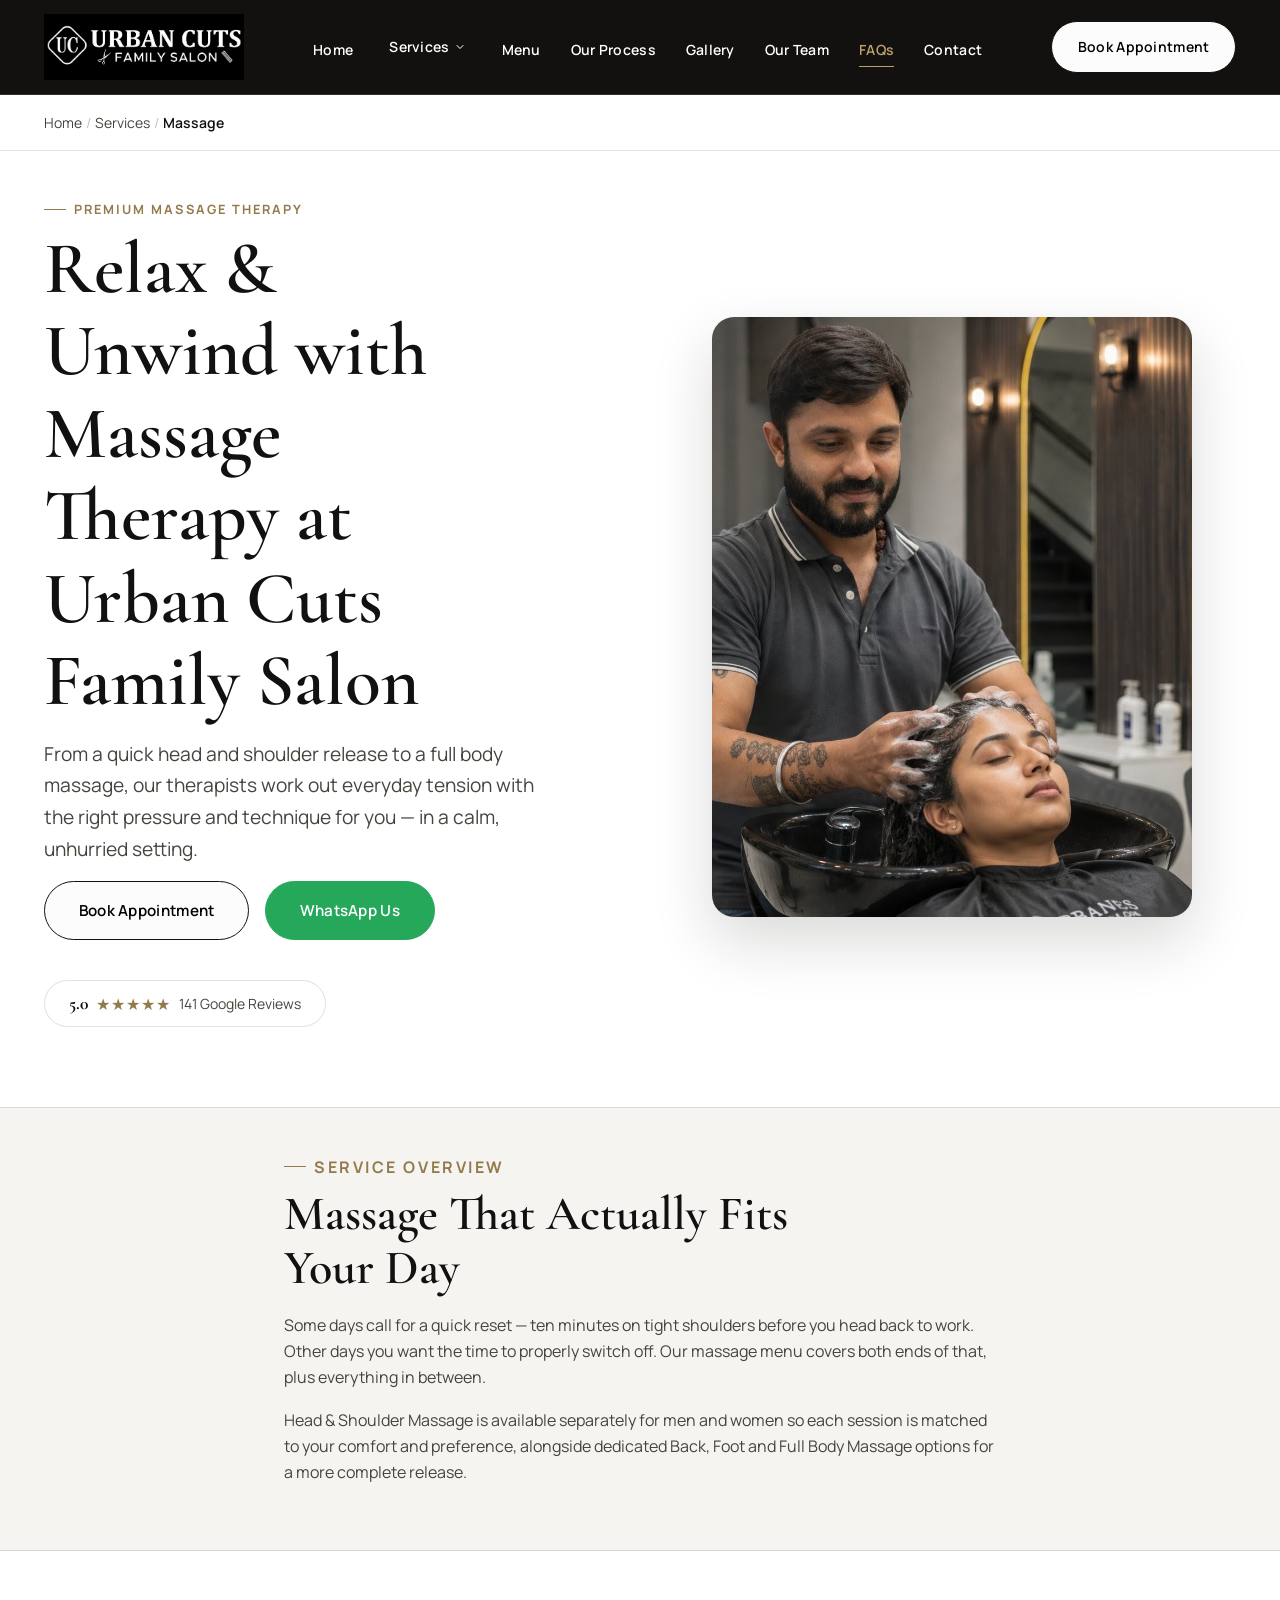
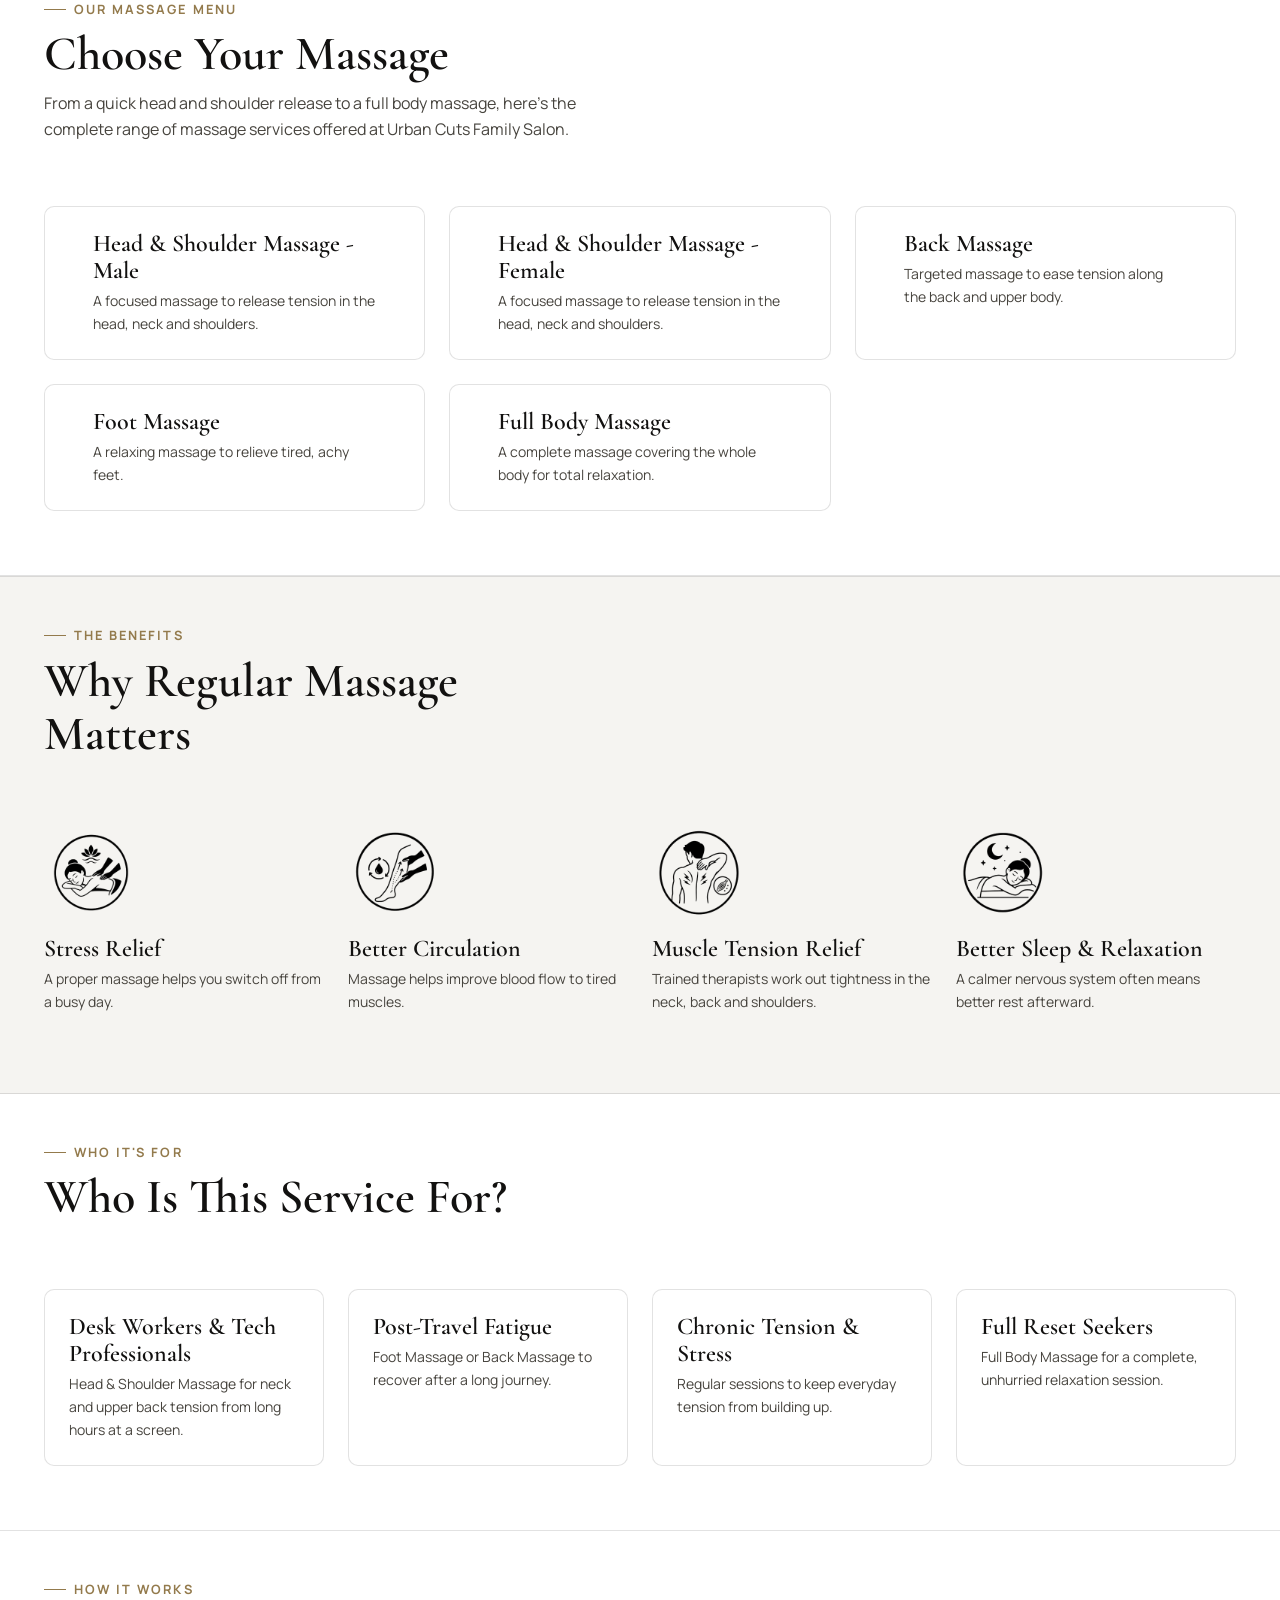
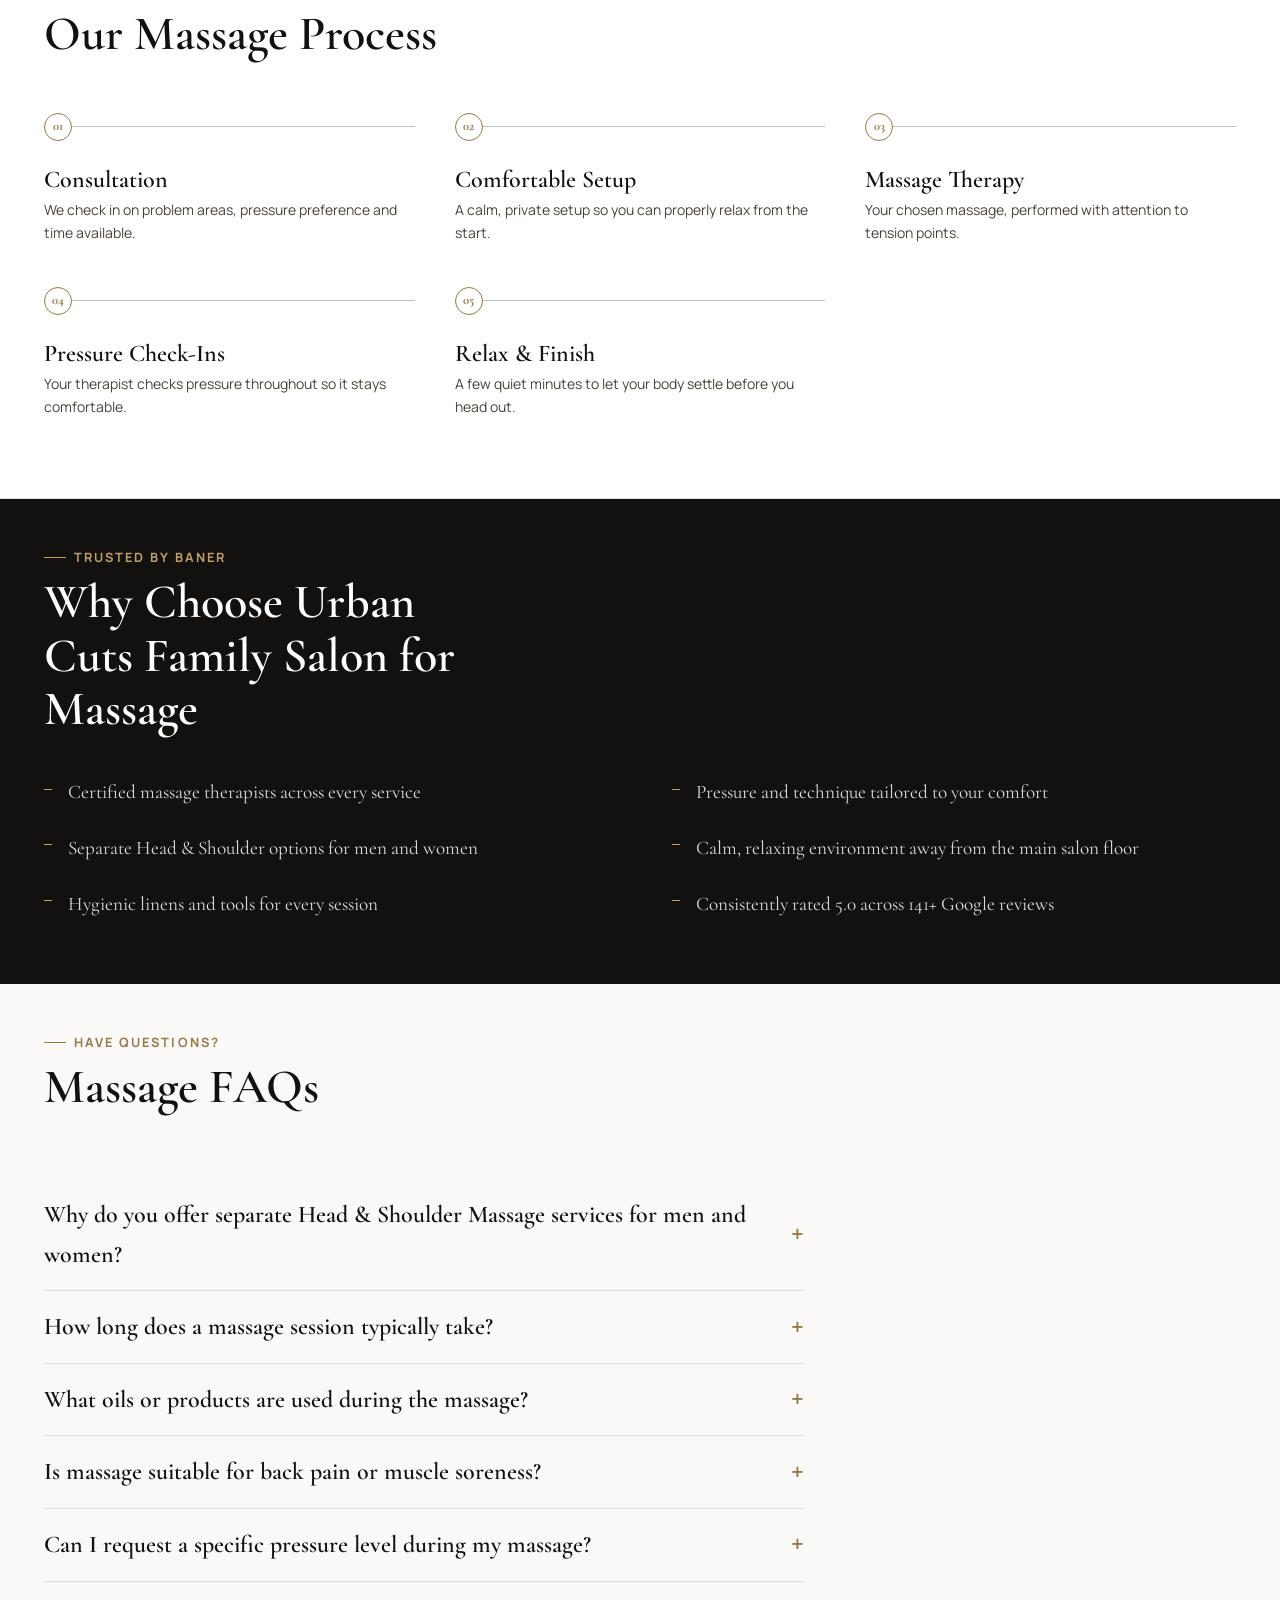
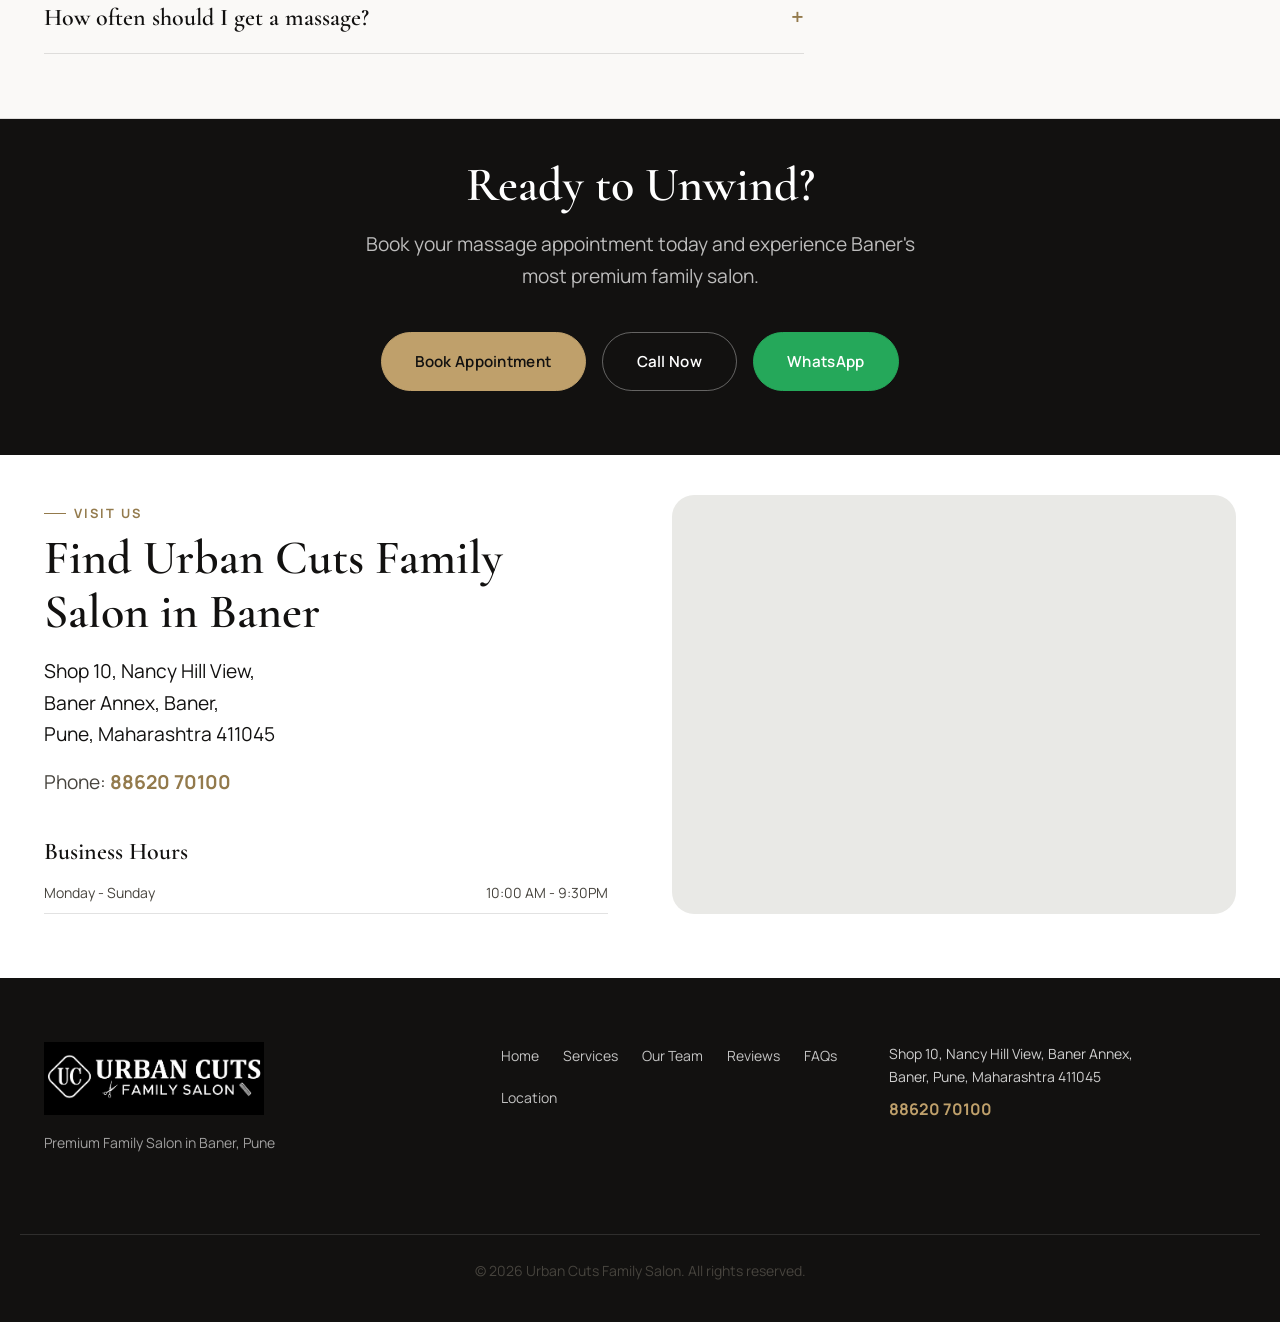
<file: massage.html>
<!DOCTYPE html>
<html lang="en">
<head>
    <!-- Google tag (gtag.js) -->
<script async src="https://www.googletagmanager.com/gtag/js?id=AW-18101152438"></script>
<script>
  window.dataLayer = window.dataLayer || [];
  function gtag(){dataLayer.push(arguments);}
  gtag('js', new Date());

  gtag('config', 'AW-18101152438');
</script>

<!-- Event snippet for Phone call lead conversion page
In your html page, add the snippet and call gtag_report_conversion when someone clicks on the chosen link or button. -->
<script>
function gtag_report_conversion(url) {
  var callback = function () {
    if (typeof(url) != 'undefined') {
      window.location = url;
    }
  };
  gtag('event', 'conversion', {
      'send_to': 'AW-18101152438/30ylCP666bIcELbVprdD',
      'event_callback': callback
  });
  return false;
}
</script>

<script type="text/javascript">
    (function(c,l,a,r,i,t,y){
        c[a]=c[a]||function(){(c[a].q=c[a].q||[]).push(arguments)};
        t=l.createElement(r);t.async=1;t.src="https://www.clarity.ms/tag/"+i;
        y=l.getElementsByTagName(r)[0];y.parentNode.insertBefore(t,y);
    })(window, document, "clarity", "script", "xy682p0bgi");
</script>


    <meta charset="UTF-8">
    <meta name="viewport" content="width=device-width, initial-scale=1.0">

    <!-- Primary SEO Meta -->
    <title>Massage Therapy in Baner, Pune | Head, Back, Foot &amp; Full Body | Urban Cuts Family Salon</title>
    <meta name="description" content="Head &amp; shoulder, back, foot and full body massage at Urban Cuts Family Salon, Baner's premium family salon. Rated 5.0 with 141+ reviews. Book your massage appointment today.">
    <meta name="keywords" content="Massage Baner, Head and Shoulder Massage Baner, Back Massage Baner, Foot Massage Baner, Full Body Massage Baner, Massage Therapy Salon Baner">
    <meta name="robots" content="index, follow">
    <meta name="author" content="Urban Cuts Family Salon">
    <link rel="canonical" href="https://www.urbancuts.example/services/massage.html">

    <!-- Favicon Placeholder -->
    <link rel="icon" type="image/png" sizes="32x32" href="/assets/favicon/favicon-32x32.png">
    <link rel="icon" type="image/png" sizes="16x16" href="/assets/favicon/favicon-16x16.png">
    <link rel="apple-touch-icon" href="/assets/favicon/apple-touch-icon.png">

        <!-- Stylesheet (to be provided separately) -->
    <link rel="stylesheet" href="styles.css">

    <!-- Open Graph Placeholders -->
    <meta property="og:type" content="website">
    <meta property="og:title" content="Massage Therapy in Baner, Pune | Head, Back, Foot &amp; Full Body | Urban Cuts Family Salon">
    <meta property="og:description" content="Head &amp; shoulder, back, foot and full body massage — premium massage therapy at Urban Cuts Family Salon, Baner.">
    <meta property="og:image" content="/assets/images/services/massage-og-cover.jpg">
    <meta property="og:url" content="https://www.urbancuts.example/services/massage.html">
    <meta property="og:site_name" content="Urban Cuts Family Salon">
    <meta property="og:locale" content="en_IN">

    <!-- Twitter Placeholders -->
    <meta name="twitter:card" content="summary_large_image">
    <meta name="twitter:title" content="Massage Therapy in Baner, Pune | Head, Back, Foot &amp; Full Body | Urban Cuts Family Salon">
    <meta name="twitter:description" content="Head &amp; shoulder, back, foot and full body massage — premium massage therapy at Urban Cuts Family Salon, Baner.">
    <meta name="twitter:image" content="/assets/images/services/massage-twitter-cover.jpg">

    <!-- Fonts -->
    <link rel="preconnect" href="https://fonts.googleapis.com">
    <link rel="preconnect" href="https://fonts.gstatic.com" crossorigin>
    <link href="https://fonts.googleapis.com/css2?family=Cormorant+Garamond:wght@400;500;600;700&family=Manrope:wght@400;500;600;700&display=swap" rel="stylesheet">

    <!-- Service JSON-LD Placeholder -->
    <script type="application/ld+json">
    {
        "@context": "https://schema.org",
        "@type": "Service",
        "serviceType": "Massage Therapy",
        "name": "Massage at Urban Cuts Family Salon",
        "provider": {
            "@type": "BeautySalon",
            "name": "Urban Cuts Family Salon",
            "image": "/assets/images/og-cover.jpg",
            "telephone": "+91-88620-70100",
            "priceRange": "₹₹₹",
            "address": {
                "@type": "PostalAddress",
                "streetAddress": "Shop 10, Nancy Hill View, Baner Annex",
                "addressLocality": "Baner, Pune",
                "addressRegion": "Maharashtra",
                "postalCode": "411045",
                "addressCountry": "IN"
            },
            "aggregateRating": {
                "@type": "AggregateRating",
                "ratingValue": "5.0",
                "reviewCount": "141"
            }
        },
        "hasOfferCatalog": {
            "@type": "OfferCatalog",
            "name": "Massage Services",
            "itemListElement": [
                { "@type": "Offer", "itemOffered": { "@type": "Service", "name": "Head & Shoulder Massage - Male" } },
                { "@type": "Offer", "itemOffered": { "@type": "Service", "name": "Head & Shoulder Massage - Female" } },
                { "@type": "Offer", "itemOffered": { "@type": "Service", "name": "Back Massage" } },
                { "@type": "Offer", "itemOffered": { "@type": "Service", "name": "Foot Massage" } },
                { "@type": "Offer", "itemOffered": { "@type": "Service", "name": "Full Body Massage" } }
            ]
        },
        "areaServed": ["Baner", "Balewadi", "Pashan", "Aundh", "Sus", "Mahalunge"],
        "url": "https://www.urbancuts.example/services/massage.html"
    }
    </script>

    <!-- Breadcrumb JSON-LD Placeholder -->
    <script type="application/ld+json">
    {
        "@context": "https://schema.org",
        "@type": "BreadcrumbList",
        "itemListElement": [
            { "@type": "ListItem", "position": 1, "name": "Home", "item": "https://www.urbancuts.example/" },
            { "@type": "ListItem", "position": 2, "name": "Services", "item": "https://www.urbancuts.example/#services" },
            { "@type": "ListItem", "position": 3, "name": "Massage", "item": "https://www.urbancuts.example/services/massage.html" }
        ]
    }
    </script>

    <!-- FAQ JSON-LD Placeholder -->
    <script type="application/ld+json">
    {
        "@context": "https://schema.org",
        "@type": "FAQPage",
        "mainEntity": [
            {
                "@type": "Question",
                "name": "Why do you offer separate Head & Shoulder Massage services for men and women?",
                "acceptedAnswer": { "@type": "Answer", "text": "We offer separate Head & Shoulder Massage services for men and women so each session can be matched with a therapist and technique suited to your comfort and preference." }
            },
            {
                "@type": "Question",
                "name": "How long does a massage session typically take?",
                "acceptedAnswer": { "@type": "Answer", "text": "Head & Shoulder or Foot Massage typically takes 20 to 30 minutes, Back Massage around 30 to 40 minutes, and Full Body Massage 60 to 75 minutes." }
            },
            {
                "@type": "Question",
                "name": "What oils or products are used during the massage?",
                "acceptedAnswer": { "@type": "Answer", "text": "We use quality massage oils and products suited to relaxation and muscle relief — let your therapist know about any allergies or preferences beforehand." }
            },
            {
                "@type": "Question",
                "name": "Is massage suitable for back pain or muscle soreness?",
                "acceptedAnswer": { "@type": "Answer", "text": "Our Back Massage and Full Body Massage can help ease general muscle tension and soreness. For medical back conditions, please consult a doctor before booking." }
            },
            {
                "@type": "Question",
                "name": "Can I request a specific pressure level during my massage?",
                "acceptedAnswer": { "@type": "Answer", "text": "Yes, our therapists check in on pressure throughout the session — let them know at any point if you'd like it lighter or firmer." }
            },
            {
                "@type": "Question",
                "name": "How often should I get a massage?",
                "acceptedAnswer": { "@type": "Answer", "text": "For general stress relief, once every 2 to 4 weeks works well for most people, though it depends on your lifestyle and how much tension you're carrying." }
            }
        ]
    }
    </script>

</head>
<body>

    <a class="skip-link" href="#main-content">Skip to main content</a>

    <!-- =========================================================
         HEADER (identical structure to index.html)
    ========================================================== -->
    <header class="site-header" id="top">
        <div class="container header__inner">
            <a href="index.html" class="logo" aria-label="Urban Cuts Family Salon Home">
                <img src="img/Urban-Cuts-Logo.webp" alt="Urban Cuts Family Salon - Premium Family Salon in Baner" width="220" height="82" loading="eager">
            </a>

            <nav class="main-nav" aria-label="Primary navigation">
                <button class="nav-toggle" type="button" aria-expanded="false" aria-controls="primary-menu" aria-label="Toggle navigation menu">
                    <span class="nav-toggle__bar"></span>
                    <span class="nav-toggle__bar"></span>
                    <span class="nav-toggle__bar"></span>
                </button>
                <ul id="primary-menu" class="nav-menu">
                    <li><a href="index.html">Home</a></li>
                    <li class="nav-item nav-item--dropdown">
                        <button class="nav-dropdown-trigger" type="button" aria-expanded="false" aria-haspopup="true" aria-controls="services-dropdown">
                            Services
                            <svg class="nav-dropdown-chevron" viewBox="0 0 24 24" width="12" height="12" aria-hidden="true"><path d="M6 9l6 6 6-6" fill="none" stroke="currentColor" stroke-width="2" stroke-linecap="round" stroke-linejoin="round"/></svg>
                        </button>
                        <ul class="nav-dropdown" id="services-dropdown">
                            <li><a href="hair.html">Hair</a></li>
                            <li><a href="hair-treatments.html">Hair Treatments</a></li>
                            <li><a href="hair-colour.html">Hair Colour</a></li>
                            <li><a href="skin-care.html">Skin Care</a></li>
                            <li><a href="hands-feet.html">Hands &amp; Feet</a></li>
                            <li><a href="mens-grooming.html">Men's Grooming</a></li>
                            <li><a href="womens-grooming.html">Women's Grooming</a></li>
                            <li><a href="makeup.html">Make Up</a></li>
                            <li><a href="massage.html">Massage</a></li>
                        </ul>
                    </li>
                    <li><a href="#sub-services">Menu</a></li>
                    <li><a href="#process">Our Process</a></li>
                    <li><a href="#gallery">Gallery</a></li>
                    <li><a href="index.html#team">Our Team</a></li>
                    <li><a href="#faqs">FAQs</a></li>
                    <li><a href="https://urbancutsfamilysalon.setmore.com/" target="_blank">Contact</a></li>
                </ul>
            </nav>

            <div class="header__cta">
                <!-- <a href="tel:+918862070100" onclick="return gtag_report_conversion('tel:+918862070100');" class="btn btn--ghost" aria-label="Call Urban Cuts Family Salon">Call Now</a> -->
                <a href="https://urbancutsfamilysalon.setmore.com/" target="_blank" class="btn btn--primary">Book Appointment</a>
            </div>
        </div>
    </header>

    <!-- =========================================================
         BREADCRUMB
    ========================================================== -->
    <nav class="breadcrumb" aria-label="Breadcrumb">
        <div class="container">
            <ol>
                <li><a href="index.html">Home</a></li>
                <li><a href="index.html#services">Services</a></li>
                <li aria-current="page">Massage</li>
            </ol>
        </div>
    </nav>

    <main id="main-content">

        <!-- =========================================================
             HERO
        ========================================================== -->
        <section class="hero" id="hero" aria-labelledby="hero-heading">
            <div class="container hero__inner">
                <div class="hero__content">
                    <p class="eyebrow">Premium Massage Therapy</p>
                    <h1 id="hero-heading">Relax &amp; Unwind with Massage Therapy at Urban Cuts Family Salon</h1>
                    <p class="hero__description">
                        From a quick head and shoulder release to a full body massage, our therapists work
                        out everyday tension with the right pressure and technique for you — in a calm,
                        unhurried setting.
                    </p>

                    <div class="hero__actions">
                        <a href="https://urbancutsfamilysalon.setmore.com/" target="_blank" class="btn btn--primary btn--lg">Book Appointment</a>
                        <a href="https://wa.me/918862070100" class="btn btn--whatsapp btn--lg" target="_blank" rel="noopener noreferrer" aria-label="Chat with Urban Cuts Family Salon on WhatsApp">
                            <span aria-hidden="true">WhatsApp Us</span>
                        </a>
                    </div>

                    <div class="hero__rating" aria-label="Google rating summary">
                        <span class="hero__rating-score">5.0</span>
                        <span class="hero__rating-stars" aria-hidden="true">★★★★★</span>
                        <span class="hero__rating-count">141 Google Reviews</span>
                    </div>
                </div>

                <div class="hero__media">
                    <img src="img/massage.jpeg" alt="Massage therapy session at Urban Cuts Family Salon in Baner" width="480" height="360" loading="eager">
                </div>
            </div>
        </section>

        <!-- =========================================================
             SERVICE OVERVIEW
        ========================================================== -->
        <section class="overview" id="overview" aria-labelledby="overview-heading">
            <div class="container overview__inner">
                <p class="eyebrow">Service Overview</p>
                <h2 id="overview-heading">Massage That Actually Fits Your Day</h2>
                <p>
                    Some days call for a quick reset — ten minutes on tight shoulders before you head back
                    to work. Other days you want the time to properly switch off. Our massage menu covers
                    both ends of that, plus everything in between.
                </p>
                <p>
                    Head &amp; Shoulder Massage is available separately for men and women so each session
                    is matched to your comfort and preference, alongside dedicated Back, Foot and Full Body
                    Massage options for a more complete release.
                </p>
            </div>
        </section>

        <!-- =========================================================
             SUB-SERVICES — OUR MASSAGE MENU
        ========================================================== -->
        <section class="services" id="sub-services" aria-labelledby="sub-services-heading">
            <div class="container">
                <p class="eyebrow">Our Massage Menu</p>
                <h2 id="sub-services-heading">Choose Your Massage</h2>
                <p class="services__intro">
                    From a quick head and shoulder release to a full body massage, here's the complete
                    range of massage services offered at Urban Cuts Family Salon.
                </p>

                <ul class="services__grid">
                    <li class="service-card" data-reveal>
                        <h3>Head &amp; Shoulder Massage - Male</h3>
                        <p>A focused massage to release tension in the head, neck and shoulders.</p>
                    </li>
                    <li class="service-card" data-reveal>
                        <h3>Head &amp; Shoulder Massage - Female</h3>
                        <p>A focused massage to release tension in the head, neck and shoulders.</p>
                    </li>
                    <li class="service-card" data-reveal>
                        <h3>Back Massage</h3>
                        <p>Targeted massage to ease tension along the back and upper body.</p>
                    </li>
                    <li class="service-card" data-reveal>
                        <h3>Foot Massage</h3>
                        <p>A relaxing massage to relieve tired, achy feet.</p>
                    </li>
                    <li class="service-card" data-reveal>
                        <h3>Full Body Massage</h3>
                        <p>A complete massage covering the whole body for total relaxation.</p>
                    </li>
                </ul>
            </div>
        </section>

        <!-- =========================================================
             BENEFITS
        ========================================================== -->
        <section class="why-us" id="benefits" aria-labelledby="benefits-heading">
            <div class="container">
                <p class="eyebrow">The Benefits</p>
                <h2 id="benefits-heading">Why Regular Massage Matters</h2>

                <ul class="why-us__grid">
                    <li class="why-us__item" data-reveal>
                        <img src="icons/stress-relief.webp" alt="" width="40" height="40" loading="lazy" aria-hidden="true">
                        <h3>Stress Relief</h3>
                        <p>A proper massage helps you switch off from a busy day.</p>
                    </li>
                    <li class="why-us__item" data-reveal>
                        <img src="icons/better-circulation.webp" alt="" width="40" height="40" loading="lazy" aria-hidden="true">
                        <h3>Better Circulation</h3>
                        <p>Massage helps improve blood flow to tired muscles.</p>
                    </li>
                    <li class="why-us__item" data-reveal>
                        <img src="icons/muscle-relaxation.webp" alt="" width="40" height="40" loading="lazy" aria-hidden="true">
                        <h3>Muscle Tension Relief</h3>
                        <p>Trained therapists work out tightness in the neck, back and shoulders.</p>
                    </li>
                    <li class="why-us__item" data-reveal>
                        <img src="icons/better-sleep.webp" alt="" width="40" height="40" loading="lazy" aria-hidden="true">
                        <h3>Better Sleep &amp; Relaxation</h3>
                        <p>A calmer nervous system often means better rest afterward.</p>
                    </li>
                </ul>
            </div>
        </section>

        <!-- =========================================================
             WHO IS THIS SERVICE FOR
        ========================================================== -->
        <section class="audience" id="audience" aria-labelledby="audience-heading">
            <div class="container">
                <p class="eyebrow">Who It's For</p>
                <h2 id="audience-heading">Who Is This Service For?</h2>

                <ul class="audience__grid">
                    <li class="audience-card" data-reveal>
                        <h3>Desk Workers &amp; Tech Professionals</h3>
                        <p>Head &amp; Shoulder Massage for neck and upper back tension from long hours at a screen.</p>
                    </li>
                    <li class="audience-card" data-reveal>
                        <h3>Post-Travel Fatigue</h3>
                        <p>Foot Massage or Back Massage to recover after a long journey.</p>
                    </li>
                    <li class="audience-card" data-reveal>
                        <h3>Chronic Tension &amp; Stress</h3>
                        <p>Regular sessions to keep everyday tension from building up.</p>
                    </li>
                    <li class="audience-card" data-reveal>
                        <h3>Full Reset Seekers</h3>
                        <p>Full Body Massage for a complete, unhurried relaxation session.</p>
                    </li>
                </ul>
            </div>
        </section>

        <!-- =========================================================
             OUR PROCESS
        ========================================================== -->
        <section class="experience" id="process" aria-labelledby="process-heading">
            <div class="container">
                <p class="eyebrow">How It Works</p>
                <h2 id="process-heading">Our Massage Process</h2>

                <ol class="experience__timeline">
                    <li class="experience__step" data-reveal>
                        <span class="experience__step-number">01</span>
                        <h3>Consultation</h3>
                        <p>We check in on problem areas, pressure preference and time available.</p>
                    </li>
                    <li class="experience__step" data-reveal>
                        <span class="experience__step-number">02</span>
                        <h3>Comfortable Setup</h3>
                        <p>A calm, private setup so you can properly relax from the start.</p>
                    </li>
                    <li class="experience__step" data-reveal>
                        <span class="experience__step-number">03</span>
                        <h3>Massage Therapy</h3>
                        <p>Your chosen massage, performed with attention to tension points.</p>
                    </li>
                    <li class="experience__step" data-reveal>
                        <span class="experience__step-number">04</span>
                        <h3>Pressure Check-Ins</h3>
                        <p>Your therapist checks pressure throughout so it stays comfortable.</p>
                    </li>
                    <li class="experience__step" data-reveal>
                        <span class="experience__step-number">05</span>
                        <h3>Relax &amp; Finish</h3>
                        <p>A few quiet minutes to let your body settle before you head out.</p>
                    </li>
                </ol>
            </div>
        </section>

        <!-- =========================================================
             BEFORE & AFTER GALLERY
        ========================================================== -->
        <!-- <section class="transformations" id="gallery" aria-labelledby="gallery-heading">
            <div class="container">
                <p class="eyebrow">Real Results</p>
                <h2 id="gallery-heading">Before &amp; After Gallery</h2>

                <ul class="transformations__grid">
                    <li class="transformation-card" data-reveal>
                        <div class="compare-slider" data-compare-slider>
                            <img class="compare-slider__img compare-slider__img--before" src="assets/images/services/massage-before-1.jpg" alt="Before head and shoulder massage at Urban Cuts Family Salon" width="360" height="480" loading="lazy">
                            <img class="compare-slider__img compare-slider__img--after" src="assets/images/services/massage-after-1.jpg" alt="After head and shoulder massage at Urban Cuts Family Salon" width="360" height="480" loading="lazy">
                            <span class="compare-slider__tag compare-slider__tag--before" aria-hidden="true">Before</span>
                            <span class="compare-slider__tag compare-slider__tag--after" aria-hidden="true">After</span>
                            <div class="compare-slider__line" aria-hidden="true">
                                <span class="compare-slider__handle">
                                    <svg viewBox="0 0 24 24" width="14" height="14" aria-hidden="true"><path d="M9 6l-6 6 6 6M15 6l6 6-6 6" fill="none" stroke="currentColor" stroke-width="2" stroke-linecap="round" stroke-linejoin="round"/></svg>
                                </span>
                            </div>
                            <input type="range" class="compare-slider__range" min="0" max="100" value="50" step="0.1" aria-label="Drag to compare before and after head and shoulder massage">
                        </div>
                    </li>
                    <li class="transformation-card" data-reveal>
                        <div class="compare-slider" data-compare-slider>
                            <img class="compare-slider__img compare-slider__img--before" src="assets/images/services/massage-before-2.jpg" alt="Before back massage at Urban Cuts Family Salon" width="360" height="480" loading="lazy">
                            <img class="compare-slider__img compare-slider__img--after" src="assets/images/services/massage-after-2.jpg" alt="After back massage at Urban Cuts Family Salon" width="360" height="480" loading="lazy">
                            <span class="compare-slider__tag compare-slider__tag--before" aria-hidden="true">Before</span>
                            <span class="compare-slider__tag compare-slider__tag--after" aria-hidden="true">After</span>
                            <div class="compare-slider__line" aria-hidden="true">
                                <span class="compare-slider__handle">
                                    <svg viewBox="0 0 24 24" width="14" height="14" aria-hidden="true"><path d="M9 6l-6 6 6 6M15 6l6 6-6 6" fill="none" stroke="currentColor" stroke-width="2" stroke-linecap="round" stroke-linejoin="round"/></svg>
                                </span>
                            </div>
                            <input type="range" class="compare-slider__range" min="0" max="100" value="50" step="0.1" aria-label="Drag to compare before and after back massage">
                        </div>
                    </li>
                    <li class="transformation-card" data-reveal>
                        <div class="compare-slider" data-compare-slider>
                            <img class="compare-slider__img compare-slider__img--before" src="assets/images/services/massage-before-3.jpg" alt="Before full body massage at Urban Cuts Family Salon" width="360" height="480" loading="lazy">
                            <img class="compare-slider__img compare-slider__img--after" src="assets/images/services/massage-after-3.jpg" alt="After full body massage at Urban Cuts Family Salon" width="360" height="480" loading="lazy">
                            <span class="compare-slider__tag compare-slider__tag--before" aria-hidden="true">Before</span>
                            <span class="compare-slider__tag compare-slider__tag--after" aria-hidden="true">After</span>
                            <div class="compare-slider__line" aria-hidden="true">
                                <span class="compare-slider__handle">
                                    <svg viewBox="0 0 24 24" width="14" height="14" aria-hidden="true"><path d="M9 6l-6 6 6 6M15 6l6 6-6 6" fill="none" stroke="currentColor" stroke-width="2" stroke-linecap="round" stroke-linejoin="round"/></svg>
                                </span>
                            </div>
                            <input type="range" class="compare-slider__range" min="0" max="100" value="50" step="0.1" aria-label="Drag to compare before and after full body massage">
                        </div>
                    </li>
                </ul>
                <p class="transformations__hint">Drag the divider — move it left to reveal more of the &ldquo;after&rdquo; result, right for more of the &ldquo;before&rdquo;.</p>
            </div>
        </section> -->


        <!-- =========================================================
             WHY CHOOSE Urban Cuts Family Salon FOR MASSAGE
        ========================================================== -->
        <section class="choose-us" aria-labelledby="why-choose-heading">
            <div class="container">
                <p class="eyebrow">Trusted By Baner</p>
                <h2 id="why-choose-heading">Why Choose Urban Cuts Family Salon for Massage</h2>

                <ul class="choose-us__list">
                    <li>Certified massage therapists across every service</li>
                    <li>Pressure and technique tailored to your comfort</li>
                    <li>Separate Head &amp; Shoulder options for men and women</li>
                    <li>Calm, relaxing environment away from the main salon floor</li>
                    <li>Hygienic linens and tools for every session</li>
                    <li>Consistently rated 5.0 across 141+ Google reviews</li>
                </ul>
            </div>
        </section>

        <!-- =========================================================
             FAQS
        ========================================================== -->
        <section class="faqs" id="faqs" aria-labelledby="faqs-heading">
            <div class="container">
                <p class="eyebrow">Have Questions?</p>
                <h2 id="faqs-heading">Massage FAQs</h2>

                <div class="faq-list">
                    <details class="faq-item">
                        <summary>Why do you offer separate Head &amp; Shoulder Massage services for men and women?</summary>
                        <p>We offer separate Head &amp; Shoulder Massage services for men and women so each session can be matched with a therapist and technique suited to your comfort and preference.</p>
                    </details>
                    <details class="faq-item">
                        <summary>How long does a massage session typically take?</summary>
                        <p>Head &amp; Shoulder or Foot Massage typically takes 20 to 30 minutes, Back Massage around 30 to 40 minutes, and Full Body Massage 60 to 75 minutes.</p>
                    </details>
                    <details class="faq-item">
                        <summary>What oils or products are used during the massage?</summary>
                        <p>We use quality massage oils and products suited to relaxation and muscle relief — let your therapist know about any allergies or preferences beforehand.</p>
                    </details>
                    <details class="faq-item">
                        <summary>Is massage suitable for back pain or muscle soreness?</summary>
                        <p>Our Back Massage and Full Body Massage can help ease general muscle tension and soreness. For medical back conditions, please consult a doctor before booking.</p>
                    </details>
                    <details class="faq-item">
                        <summary>Can I request a specific pressure level during my massage?</summary>
                        <p>Yes, our therapists check in on pressure throughout the session — let them know at any point if you'd like it lighter or firmer.</p>
                    </details>
                    <details class="faq-item">
                        <summary>How often should I get a massage?</summary>
                        <p>For general stress relief, once every 2 to 4 weeks works well for most people, though it depends on your lifestyle and how much tension you're carrying.</p>
                    </details>
                </div>
            </div>
        </section>

        <!-- =========================================================
             FINAL CTA
        ========================================================== -->
        <section class="final-cta" aria-labelledby="final-cta-heading">
            <div class="container final-cta__inner">
                <h2 id="final-cta-heading">Ready to Unwind?</h2>
                <p>Book your massage appointment today and experience Baner's most premium family salon.</p>

                <div class="final-cta__actions">
                    <a href="https://urbancutsfamilysalon.setmore.com/" target="_blank" class="btn btn--primary btn--lg">Book Appointment</a>
                    <a href="tel:+918862070100" onclick="return gtag_report_conversion('tel:+918862070100');" class="btn btn--ghost btn--lg" aria-label="Call Urban Cuts Family Salon">Call Now</a>
                    <a href="https://wa.me/918862070100" class="btn btn--whatsapp btn--lg" target="_blank" rel="noopener noreferrer" aria-label="Chat with Urban Cuts Family Salon on WhatsApp">WhatsApp</a>
                </div>
            </div>
        </section>

        <!-- =========================================================
             CONTACT / BOOK APPOINTMENT
        ========================================================== -->
        <!-- <section class="contact" id="book-appointment" aria-labelledby="contact-heading">
            <div class="container contact__inner">
                <div>
                    <p class="eyebrow">Book Now</p>
                    <h2 id="contact-heading">Book Your Massage Appointment</h2>
                    <p>Fill in your details and our team will confirm your slot over a call or WhatsApp.</p>

                    <form class="contact-form" id="booking-form" novalidate>
                        <div class="form-row">
                            <label for="name">Full Name</label>
                            <input type="text" id="name" name="name" autocomplete="name" required>
                        </div>

                        <div class="form-row form-row--split">
                            <div>
                                <label for="phone">Phone Number</label>
                                <input type="tel" id="phone" name="phone" autocomplete="tel" inputmode="tel" pattern="[0-9+\-\s]{7,15}" required>
                            </div>
                            <div>
                                <label for="date">Preferred Date</label>
                                <input type="date" id="date" name="date" required>
                            </div>
                        </div>

                        <div class="form-row">
                            <label for="service">Massage</label>
                            <select id="service" name="service">
                                <option value="head-shoulder-male">Head &amp; Shoulder Massage - Male</option>
                                <option value="head-shoulder-female">Head &amp; Shoulder Massage - Female</option>
                                <option value="back-massage">Back Massage</option>
                                <option value="foot-massage">Foot Massage</option>
                                <option value="full-body-massage">Full Body Massage</option>
                                <option value="other">Other / Not Sure Yet</option>
                            </select>
                        </div>

                        <div class="form-row">
                            <label for="message">Message (optional)</label>
                            <textarea id="message" name="message" placeholder="Tell us about any problem areas or preferences that will help us prepare"></textarea>
                        </div>

                        <button type="submit" class="btn btn--primary btn--lg">Request Appointment</button>
                        <p class="form-note">This form saves your request locally as a demo — connect it to a booking system or WhatsApp API to go live.</p>
                        <p class="form-status" id="form-status" role="status" aria-live="polite"></p>
                    </form>
                </div>

                <div class="contact-info">
                    <div class="contact-info__item">
                        <h3>Visit Us</h3>
                        <address>
                            Shop 10, Nancy Hill View,<br>
                            Baner Annex, Baner,<br>
                            Pune, Maharashtra 411045
                        </address>
                    </div>

                    <div class="contact-info__item contact-info__phone">
                        <h3>Call or WhatsApp</h3>
                        <p><a href="tel:+918862070100" onclick="return gtag_report_conversion('tel:+918862070100');">88620 70100</a></p>
                    </div>

                    <div class="contact-info__item contact-info__hours">
                        <h3>Business Hours</h3>
                        <ul>
                            <li><span>Monday - Sunday</span><span>Business hours placeholder</span></li>
                        </ul>
                    </div>

                    <div class="contact-info__item contact-info__map">
                        <iframe
                            title="Urban Cuts Family Salon location map"
                            src="about:blank"
                            loading="lazy"
                            referrerpolicy="no-referrer-when-downgrade"
                            aria-label="Google Map showing Urban Cuts Family Salon location in Baner, Pune">
                        </iframe>
                    </div>
                </div>
            </div>
        </section>

    </main> -->


            <!-- =========================================================
             LOCATION
        ========================================================== -->
        <section class="location" id="location" aria-labelledby="location-heading">
            <div class="container location__inner">
                <div class="location__details">
                    <p class="eyebrow">Visit Us</p>
                    <h2 id="location-heading">Find Urban Cuts Family Salon in Baner</h2>

                    <address class="location__address">
                        Shop 10, Nancy Hill View,<br>
                        Baner Annex, Baner,<br>
                        Pune, Maharashtra 411045
                    </address>

                    <p class="location__phone">
                        Phone: <a href="tel:+918862070100" onclick="return gtag_report_conversion('tel:+918862070100');">88620 70100</a>
                    </p>

                    <div class="location__hours">
                        <h3>Business Hours</h3>
                        <ul>
                            <li><span>Monday - Sunday</span><span>10:00 AM - 9:30PM</span></li>
                        </ul>
                    </div>
                </div>

                <div class="location__map">
                    <iframe
                        title="Urban Cuts Family Salon location map"
                        src="https://www.google.com/maps/embed?pb=!1m18!1m12!1m3!1d3782.4882949829853!2d73.7674773!3d18.552011999999994!2m3!1f0!2f0!3f0!3m2!1i1024!2i768!4f13.1!3m3!1m2!1s0x3bc2bf5d07a2a159%3A0x9fe0096a43a8aaac!2sURBAN%20CUTS!5e0!3m2!1sen!2sin!4v1784810173230!5m2!1sen!2sin"
                        loading="lazy"
                        referrerpolicy="no-referrer-when-downgrade"
                        aria-label="Google Map showing Urban Cuts Family Salon location in Baner, Pune">
                    </iframe>
                </div>
            </div>
        </section>

    <!-- =========================================================
         FOOTER (identical structure to index.html)
    ========================================================== -->
    <footer class="site-footer">
        <div class="container footer__inner">
            <div class="footer__brand">
                <img src="img/Urban-Cuts-Logo.webp" alt="Urban Cuts Family Salon logo" width="220" height="82" loading="lazy">
                <p>Premium Family Salon in Baner, Pune</p>
            </div>

            <nav class="footer__nav" aria-label="Footer navigation">
                <ul>
                    <li><a href="index.html">Home</a></li>
                    <li><a href="index.html#services">Services</a></li>
                    <li><a href="index.html#team">Our Team</a></li>
                    <li><a href="index.html#reviews">Reviews</a></li>
                    <li><a href="#faqs">FAQs</a></li>
                    <li><a href="index.html#location">Location</a></li>
                </ul>
            </nav>

            <div class="footer__contact">
                <address>
                    Shop 10, Nancy Hill View, Baner Annex,<br>
                    Baner, Pune, Maharashtra 411045
                </address>
                <p><a href="tel:+918862070100" onclick="return gtag_report_conversion('tel:+918862070100');">88620 70100</a></p>
            </div>
        </div>

        <div class="container footer__bottom">
            <p>&copy; <span id="year">2026</span> Urban Cuts Family Salon. All rights reserved.</p>
        </div>
    </footer>

    <script src="script.js" defer></script>
</body>
</html>
</file>
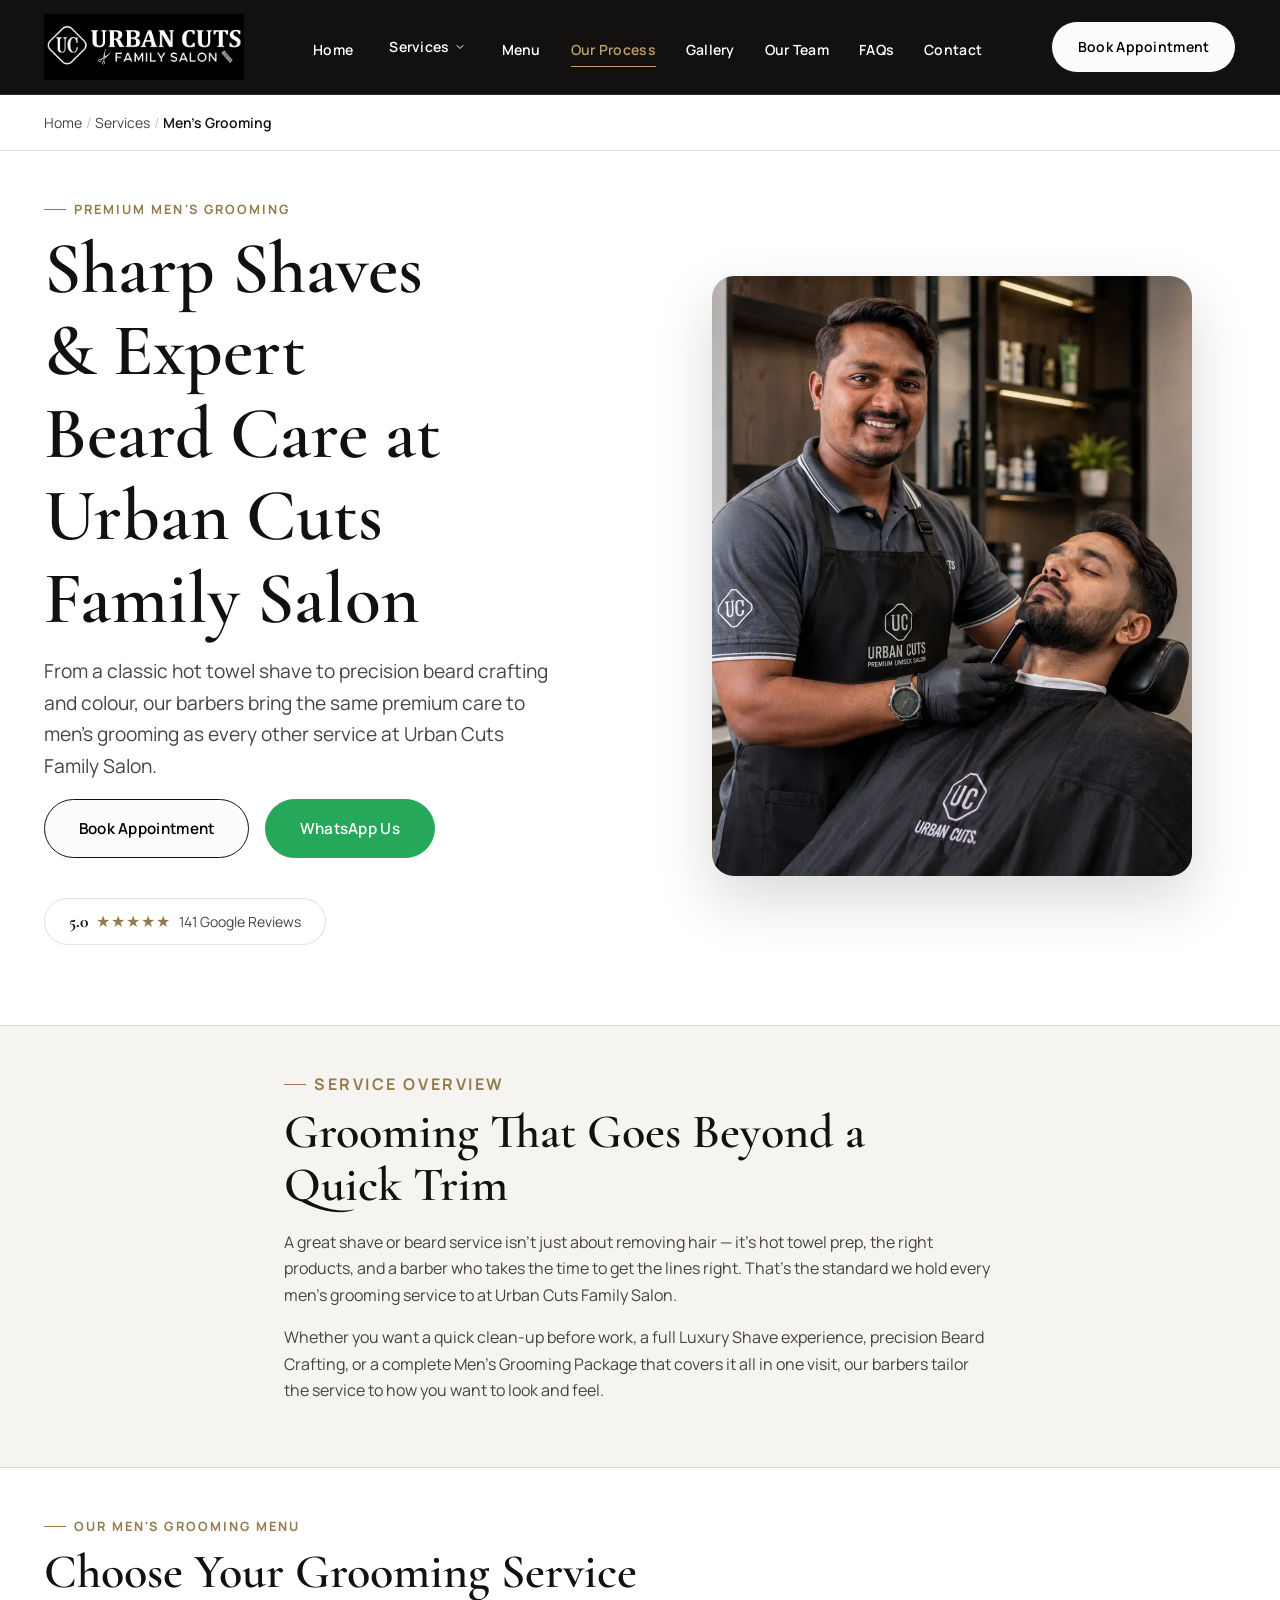
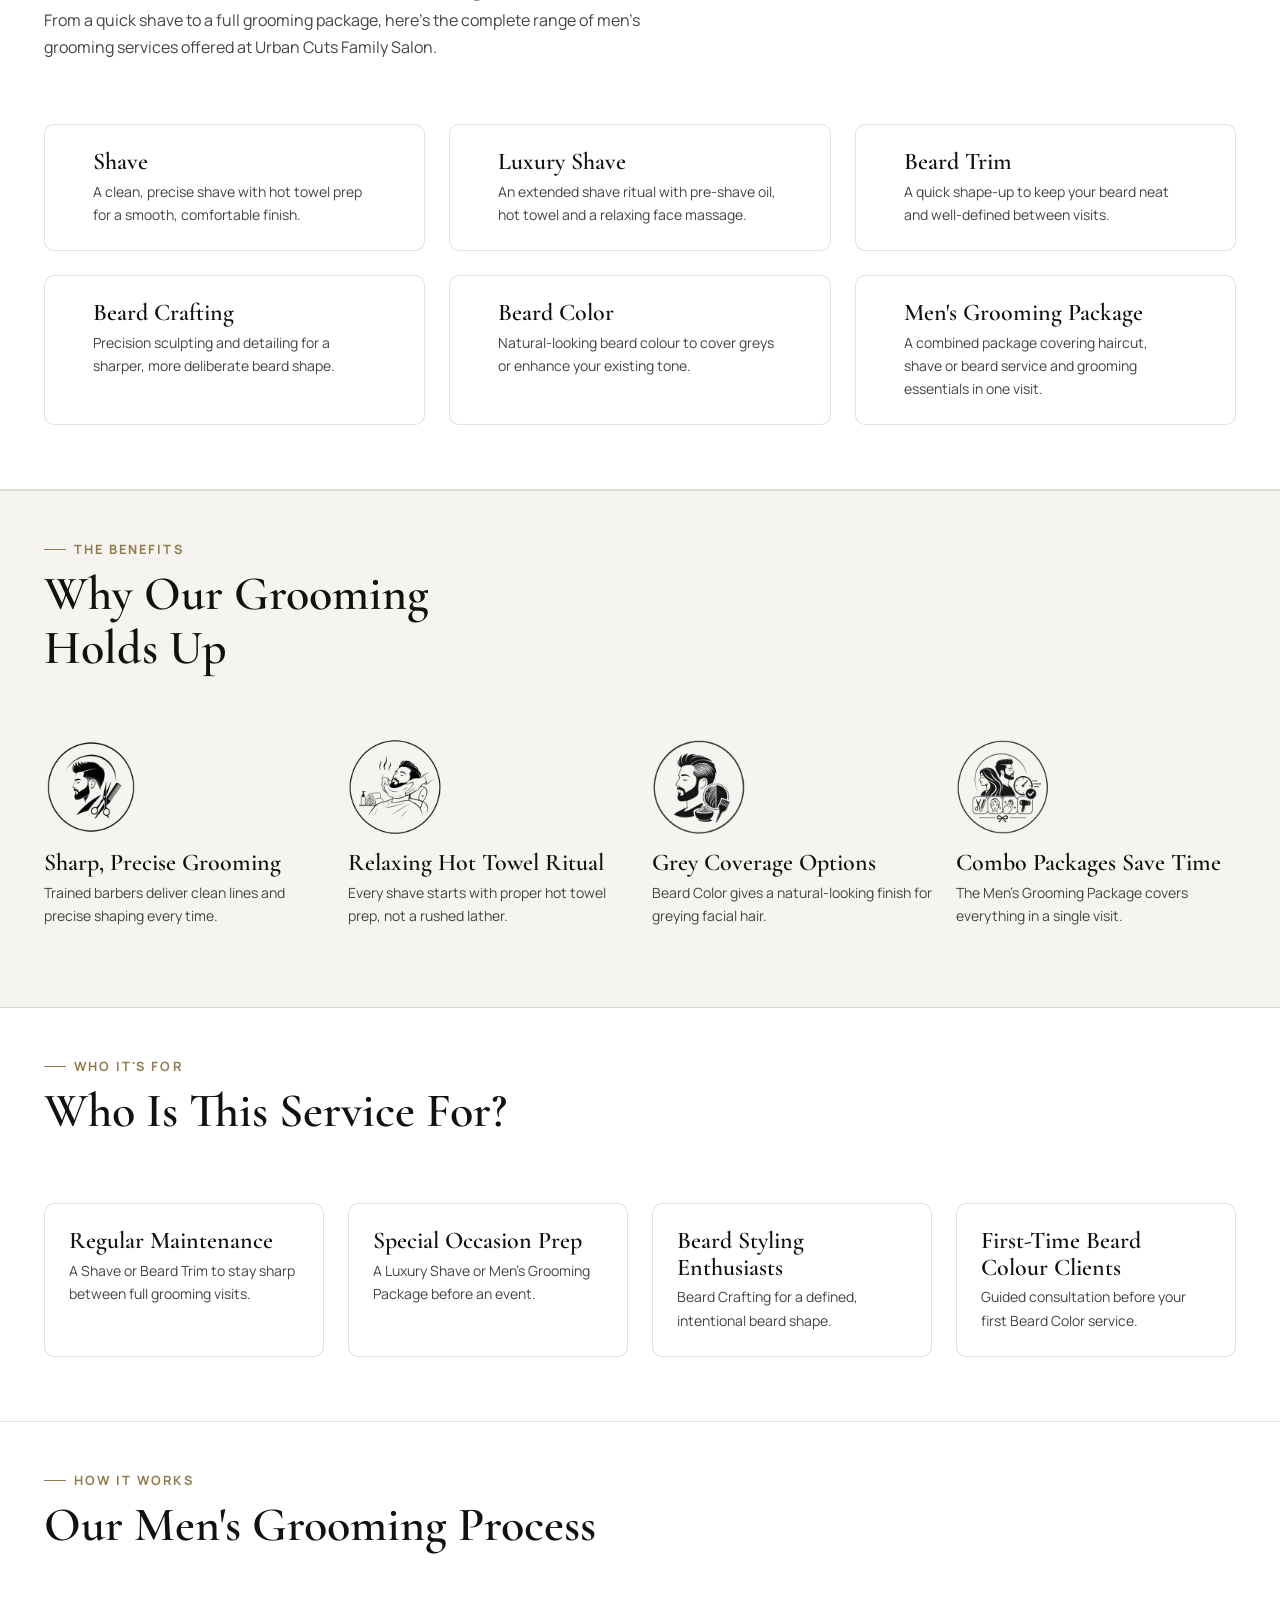
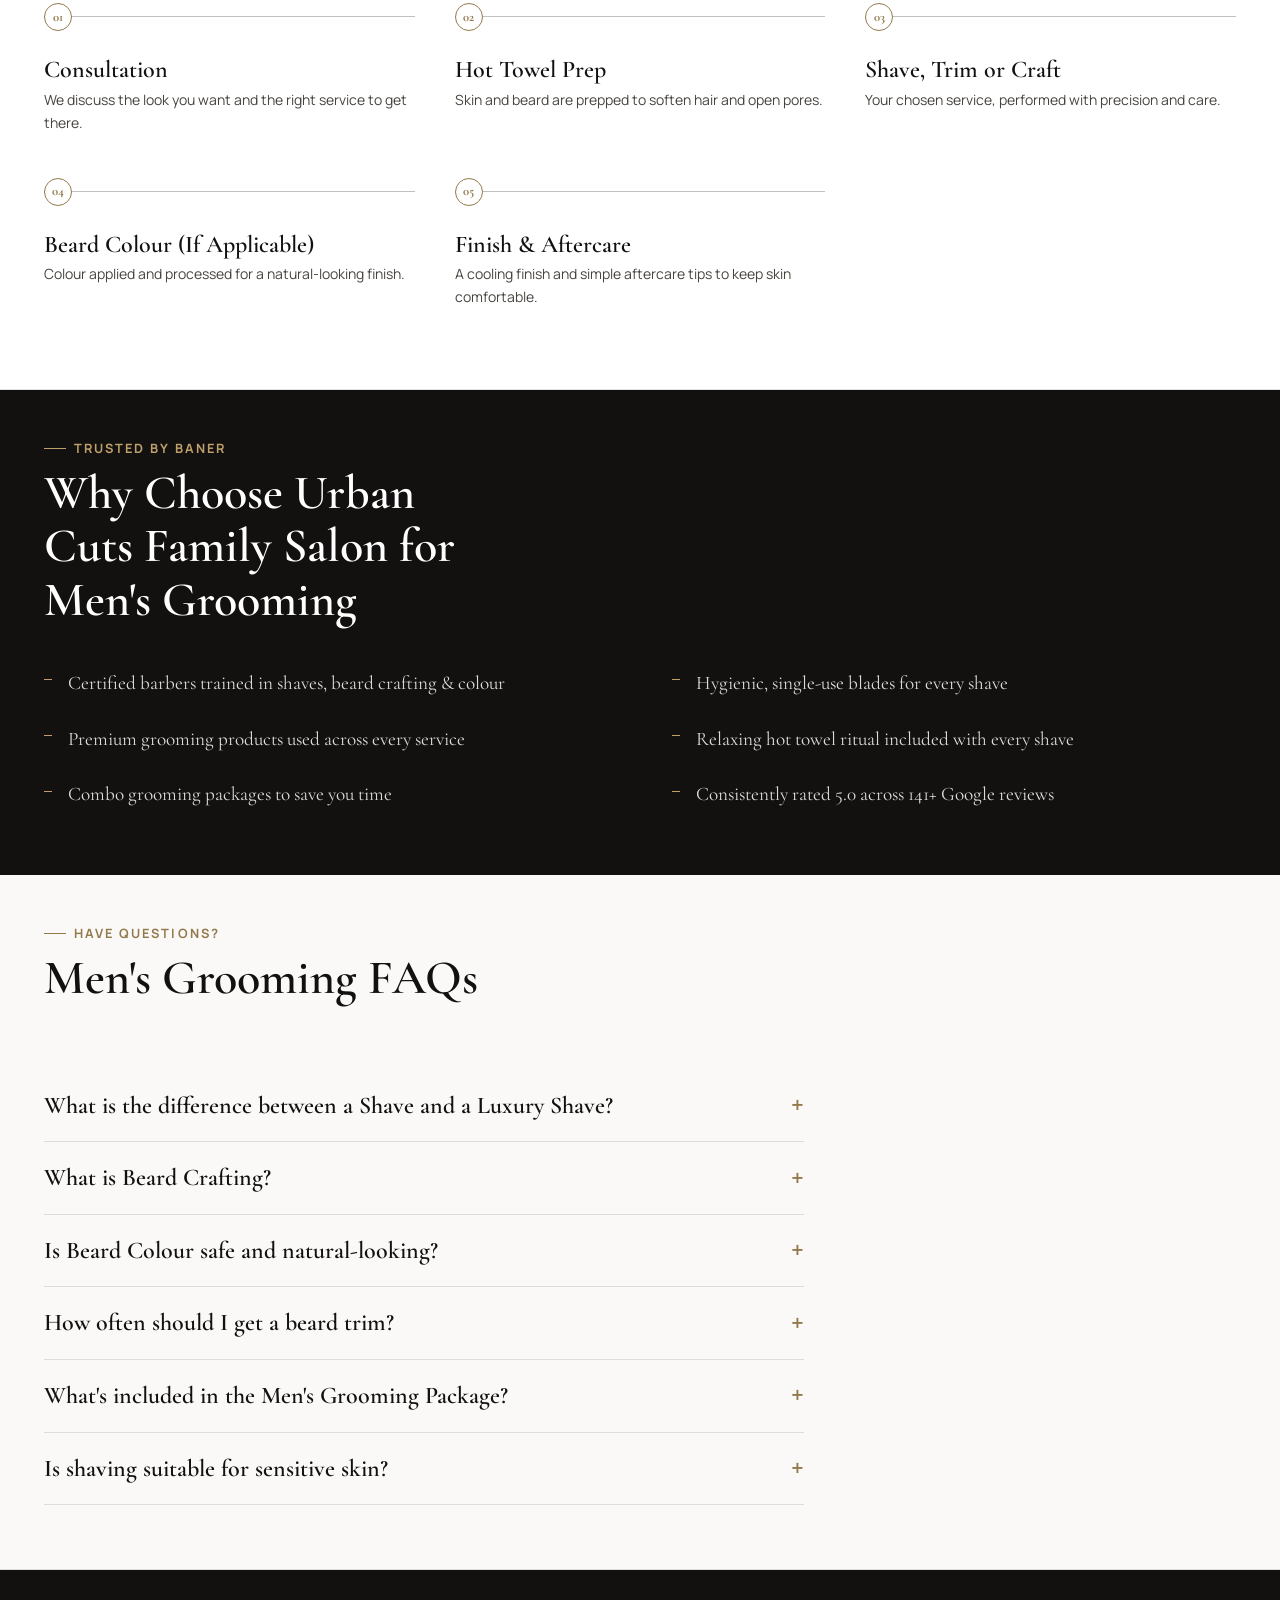
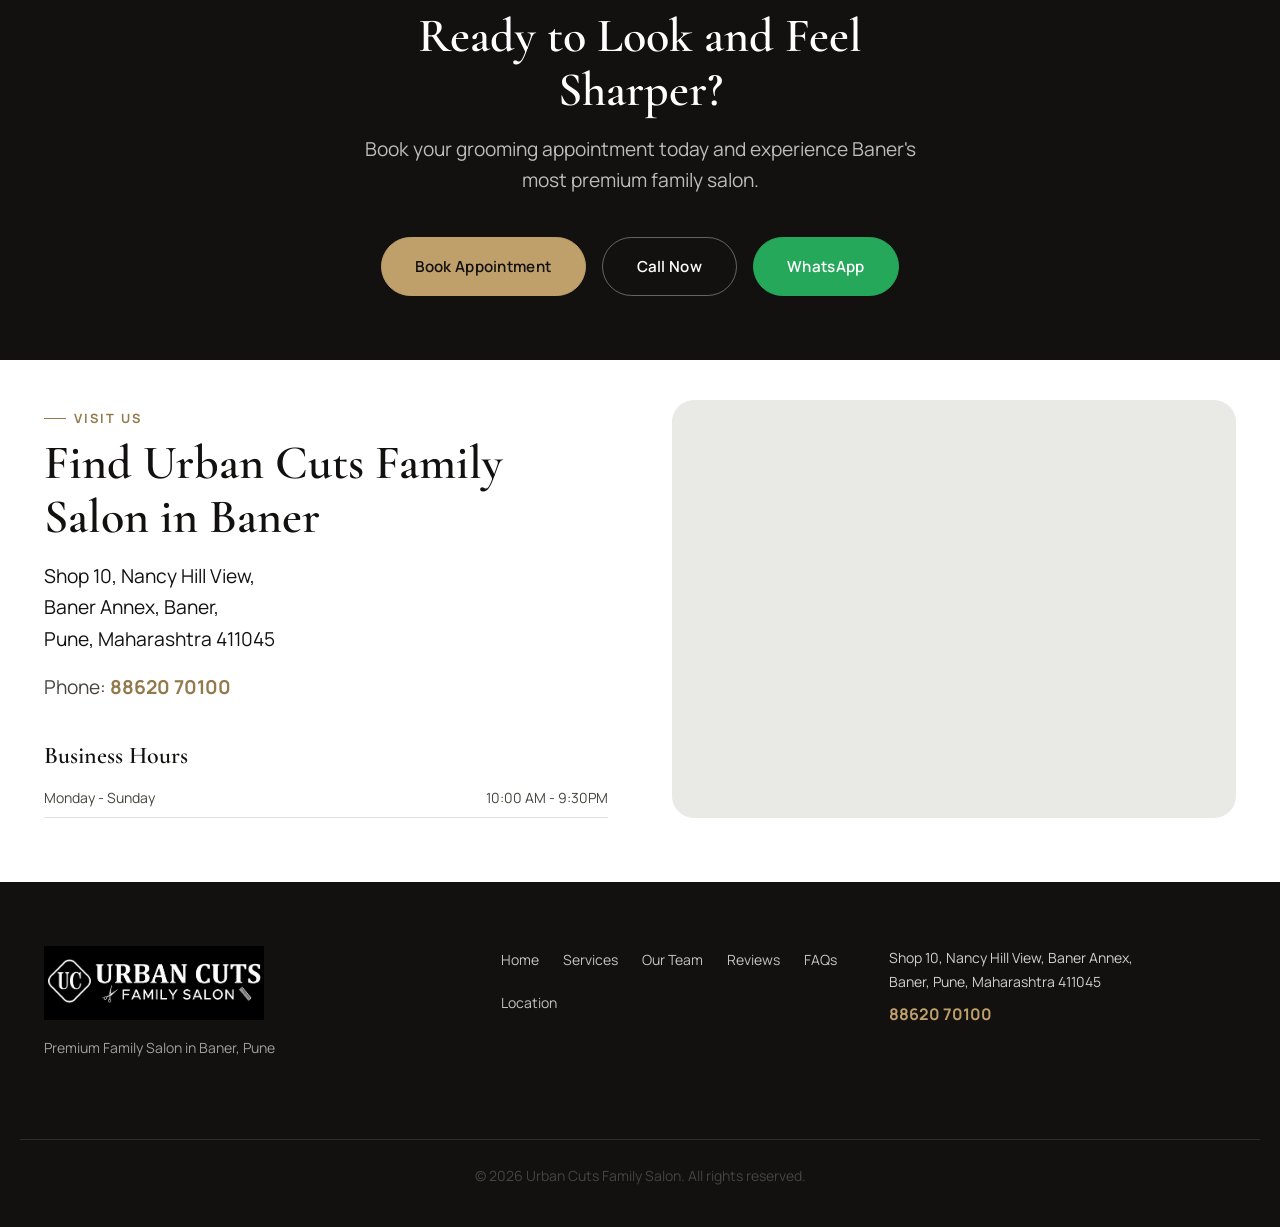
<file: mens-grooming.html>
<!DOCTYPE html>
<html lang="en">
<head>
    <!-- Google tag (gtag.js) -->
<script async src="https://www.googletagmanager.com/gtag/js?id=AW-18101152438"></script>
<script>
  window.dataLayer = window.dataLayer || [];
  function gtag(){dataLayer.push(arguments);}
  gtag('js', new Date());

  gtag('config', 'AW-18101152438');
</script>

<!-- Event snippet for Phone call lead conversion page
In your html page, add the snippet and call gtag_report_conversion when someone clicks on the chosen link or button. -->
<script>
function gtag_report_conversion(url) {
  var callback = function () {
    if (typeof(url) != 'undefined') {
      window.location = url;
    }
  };
  gtag('event', 'conversion', {
      'send_to': 'AW-18101152438/30ylCP666bIcELbVprdD',
      'event_callback': callback
  });
  return false;
}
</script>

<script type="text/javascript">
    (function(c,l,a,r,i,t,y){
        c[a]=c[a]||function(){(c[a].q=c[a].q||[]).push(arguments)};
        t=l.createElement(r);t.async=1;t.src="https://www.clarity.ms/tag/"+i;
        y=l.getElementsByTagName(r)[0];y.parentNode.insertBefore(t,y);
    })(window, document, "clarity", "script", "xy682p0bgi");
</script>

    <meta charset="UTF-8">
    <meta name="viewport" content="width=device-width, initial-scale=1.0">

    <!-- Primary SEO Meta -->
    <title>Men's Grooming in Baner, Pune | Shave &amp; Beard Care | Urban Cuts Family Salon</title>
    <meta name="description" content="Classic and luxury shaves, beard trims, beard crafting and colour at Urban Cuts Family Salon, Baner's premium family salon. Rated 5.0 with 141+ reviews. Book your grooming appointment today.">
    <meta name="keywords" content="Men's Grooming Baner, Shave Baner, Luxury Shave Baner, Beard Trim Baner, Beard Crafting Baner, Beard Colour Baner, Grooming Salon Baner">
    <meta name="robots" content="index, follow">
    <meta name="author" content="Urban Cuts Family Salon">
    <link rel="canonical" href="https://www.urbancuts.example/services/mens-grooming.html">

    <!-- Favicon Placeholder -->
    <link rel="icon" type="image/png" sizes="32x32" href="/assets/favicon/favicon-32x32.png">
    <link rel="icon" type="image/png" sizes="16x16" href="/assets/favicon/favicon-16x16.png">
    <link rel="apple-touch-icon" href="/assets/favicon/apple-touch-icon.png">

        <!-- Stylesheet (to be provided separately) -->
    <link rel="stylesheet" href="styles.css">

    <!-- Open Graph Placeholders -->
    <meta property="og:type" content="website">
    <meta property="og:title" content="Men's Grooming in Baner, Pune | Shave &amp; Beard Care | Urban Cuts Family Salon">
    <meta property="og:description" content="Classic and luxury shaves, beard trims, beard crafting and colour — premium men's grooming at Urban Cuts Family Salon, Baner.">
    <meta property="og:image" content="/assets/images/services/mens-grooming-og-cover.jpg">
    <meta property="og:url" content="https://www.urbancuts.example/services/mens-grooming.html">
    <meta property="og:site_name" content="Urban Cuts Family Salon">
    <meta property="og:locale" content="en_IN">

    <!-- Twitter Placeholders -->
    <meta name="twitter:card" content="summary_large_image">
    <meta name="twitter:title" content="Men's Grooming in Baner, Pune | Shave &amp; Beard Care | Urban Cuts Family Salon">
    <meta name="twitter:description" content="Classic and luxury shaves, beard trims, beard crafting and colour — premium men's grooming at Urban Cuts Family Salon, Baner.">
    <meta name="twitter:image" content="/assets/images/services/mens-grooming-twitter-cover.jpg">

    <!-- Fonts -->
    <link rel="preconnect" href="https://fonts.googleapis.com">
    <link rel="preconnect" href="https://fonts.gstatic.com" crossorigin>
    <link href="https://fonts.googleapis.com/css2?family=Cormorant+Garamond:wght@400;500;600;700&family=Manrope:wght@400;500;600;700&display=swap" rel="stylesheet">

    <!-- Service JSON-LD Placeholder -->
    <script type="application/ld+json">
    {
        "@context": "https://schema.org",
        "@type": "Service",
        "serviceType": "Men's Grooming",
        "name": "Men's Grooming at Urban Cuts Family Salon",
        "provider": {
            "@type": "HairSalon",
            "name": "Urban Cuts Family Salon",
            "image": "/assets/images/og-cover.jpg",
            "telephone": "+91-88620-70100",
            "priceRange": "₹₹₹",
            "address": {
                "@type": "PostalAddress",
                "streetAddress": "Shop 10, Nancy Hill View, Baner Annex",
                "addressLocality": "Baner, Pune",
                "addressRegion": "Maharashtra",
                "postalCode": "411045",
                "addressCountry": "IN"
            },
            "aggregateRating": {
                "@type": "AggregateRating",
                "ratingValue": "5.0",
                "reviewCount": "141"
            }
        },
        "hasOfferCatalog": {
            "@type": "OfferCatalog",
            "name": "Men's Grooming Services",
            "itemListElement": [
                { "@type": "Offer", "itemOffered": { "@type": "Service", "name": "Shave" } },
                { "@type": "Offer", "itemOffered": { "@type": "Service", "name": "Luxury Shave" } },
                { "@type": "Offer", "itemOffered": { "@type": "Service", "name": "Beard Trim" } },
                { "@type": "Offer", "itemOffered": { "@type": "Service", "name": "Beard Crafting" } },
                { "@type": "Offer", "itemOffered": { "@type": "Service", "name": "Beard Color" } },
                { "@type": "Offer", "itemOffered": { "@type": "Service", "name": "Men's Grooming Package" } }
            ]
        },
        "areaServed": ["Baner", "Balewadi", "Pashan", "Aundh", "Sus", "Mahalunge"],
        "url": "https://www.urbancuts.example/services/mens-grooming.html"
    }
    </script>

    <!-- Breadcrumb JSON-LD Placeholder -->
    <script type="application/ld+json">
    {
        "@context": "https://schema.org",
        "@type": "BreadcrumbList",
        "itemListElement": [
            { "@type": "ListItem", "position": 1, "name": "Home", "item": "https://www.urbancuts.example/" },
            { "@type": "ListItem", "position": 2, "name": "Services", "item": "https://www.urbancuts.example/#services" },
            { "@type": "ListItem", "position": 3, "name": "Men's Grooming", "item": "https://www.urbancuts.example/services/mens-grooming.html" }
        ]
    }
    </script>

    <!-- FAQ JSON-LD Placeholder -->
    <script type="application/ld+json">
    {
        "@context": "https://schema.org",
        "@type": "FAQPage",
        "mainEntity": [
            {
                "@type": "Question",
                "name": "What is the difference between a Shave and a Luxury Shave?",
                "acceptedAnswer": { "@type": "Answer", "text": "A Shave covers a clean, precise shave with hot towel prep. A Luxury Shave extends this with a longer hot towel ritual, pre-shave oil and a relaxing face massage for a more indulgent experience." }
            },
            {
                "@type": "Question",
                "name": "What is Beard Crafting?",
                "acceptedAnswer": { "@type": "Answer", "text": "Beard Crafting is precision beard sculpting that defines and shapes your beard line for a sharper, more deliberate look, rather than a simple trim." }
            },
            {
                "@type": "Question",
                "name": "Is Beard Colour safe and natural-looking?",
                "acceptedAnswer": { "@type": "Answer", "text": "Yes, our stylists use quality colour products formulated for facial hair and match tone carefully for a natural-looking finish, whether covering greys or enhancing your existing colour." }
            },
            {
                "@type": "Question",
                "name": "How often should I get a beard trim?",
                "acceptedAnswer": { "@type": "Answer", "text": "Most clients book a Beard Trim every 2 to 3 weeks to keep the shape neat, though it depends on how fast your beard grows and the style you're maintaining." }
            },
            {
                "@type": "Question",
                "name": "What's included in the Men's Grooming Package?",
                "acceptedAnswer": { "@type": "Answer", "text": "Our Men's Grooming Package combines a haircut, shave or beard service and grooming essentials into a single appointment, so you leave fully sorted in one visit." }
            },
            {
                "@type": "Question",
                "name": "Is shaving suitable for sensitive skin?",
                "acceptedAnswer": { "@type": "Answer", "text": "Yes, our barbers use hot towel prep and quality products, and can adjust technique for sensitive skin — just mention it before your service." }
            }
        ]
    }
    </script>

</head>
<body>

    <a class="skip-link" href="#main-content">Skip to main content</a>

    <!-- =========================================================
         HEADER (identical structure to index.html)
    ========================================================== -->
    <header class="site-header" id="top">
        <div class="container header__inner">
            <a href="index.html" class="logo" aria-label="Urban Cuts Family Salon Home">
                <img src="img/Urban-Cuts-Logo.webp" alt="Urban Cuts Family Salon - Premium Family Salon in Baner" width="220" height="82" loading="eager">
            </a>

            <nav class="main-nav" aria-label="Primary navigation">
                <button class="nav-toggle" type="button" aria-expanded="false" aria-controls="primary-menu" aria-label="Toggle navigation menu">
                    <span class="nav-toggle__bar"></span>
                    <span class="nav-toggle__bar"></span>
                    <span class="nav-toggle__bar"></span>
                </button>
                <ul id="primary-menu" class="nav-menu">
                    <li><a href="index.html">Home</a></li>
                    <li class="nav-item nav-item--dropdown">
                        <button class="nav-dropdown-trigger" type="button" aria-expanded="false" aria-haspopup="true" aria-controls="services-dropdown">
                            Services
                            <svg class="nav-dropdown-chevron" viewBox="0 0 24 24" width="12" height="12" aria-hidden="true"><path d="M6 9l6 6 6-6" fill="none" stroke="currentColor" stroke-width="2" stroke-linecap="round" stroke-linejoin="round"/></svg>
                        </button>
                        <ul class="nav-dropdown" id="services-dropdown">
                            <li><a href="hair.html">Hair</a></li>
                            <li><a href="hair-treatments.html">Hair Treatments</a></li>
                            <li><a href="hair-colour.html">Hair Colour</a></li>
                            <li><a href="skin-care.html">Skin Care</a></li>
                            <li><a href="hands-feet.html">Hands &amp; Feet</a></li>
                            <li><a href="mens-grooming.html">Men's Grooming</a></li>
                            <li><a href="womens-grooming.html">Women's Grooming</a></li>
                            <li><a href="makeup.html">Make Up</a></li>
                            <li><a href="massage.html">Massage</a></li>
                        </ul>
                    </li>
                    <li><a href="#sub-services">Menu</a></li>
                    <li><a href="#process">Our Process</a></li>
                    <li><a href="#gallery">Gallery</a></li>
                    <li><a href="index.html#team">Our Team</a></li>
                    <li><a href="#faqs">FAQs</a></li>
                    <li><a href="https://urbancutsfamilysalon.setmore.com/" target="_blank">Contact</a></li>
                </ul>
            </nav>

            <div class="header__cta">
                <!-- <a href="tel:+918862070100" onclick="return gtag_report_conversion('tel:+918862070100');" class="btn btn--ghost" aria-label="Call Urban Cuts Family Salon">Call Now</a> -->
                <a href="https://urbancutsfamilysalon.setmore.com/" target="_blank" class="btn btn--primary">Book Appointment</a>
            </div>
        </div>
    </header>

    <!-- =========================================================
         BREADCRUMB
    ========================================================== -->
    <nav class="breadcrumb" aria-label="Breadcrumb">
        <div class="container">
            <ol>
                <li><a href="index.html">Home</a></li>
                <li><a href="index.html#services">Services</a></li>
                <li aria-current="page">Men's Grooming</li>
            </ol>
        </div>
    </nav>

    <main id="main-content">

        <!-- =========================================================
             HERO
        ========================================================== -->
        <section class="hero" id="hero" aria-labelledby="hero-heading">
            <div class="container hero__inner">
                <div class="hero__content">
                    <p class="eyebrow">Premium Men's Grooming</p>
                    <h1 id="hero-heading">Sharp Shaves &amp; Expert Beard Care at Urban Cuts Family Salon</h1>
                    <p class="hero__description">
                        From a classic hot towel shave to precision beard crafting and colour, our barbers bring
                        the same premium care to men's grooming as every other service at Urban Cuts Family Salon.
                    </p>

                    <div class="hero__actions">
                        <a href="https://urbancutsfamilysalon.setmore.com/" target="_blank" class="btn btn--primary btn--lg">Book Appointment</a>
                        <a href="https://wa.me/918862070100" class="btn btn--whatsapp btn--lg" target="_blank" rel="noopener noreferrer" aria-label="Chat with Urban Cuts Family Salon on WhatsApp">
                            <span aria-hidden="true">WhatsApp Us</span>
                        </a>
                    </div>

                    <div class="hero__rating" aria-label="Google rating summary">
                        <span class="hero__rating-score">5.0</span>
                        <span class="hero__rating-stars" aria-hidden="true">★★★★★</span>
                        <span class="hero__rating-count">141 Google Reviews</span>
                    </div>
                </div>

                <div class="hero__media">
                    <img src="img/mens-grooming.webp" alt="Barber performing a shave at Urban Cuts Family Salon in Baner" width="480" height="360" loading="eager">
                </div>
            </div>
        </section>

        <!-- =========================================================
             SERVICE OVERVIEW
        ========================================================== -->
        <section class="overview" id="overview" aria-labelledby="overview-heading">
            <div class="container overview__inner">
                <p class="eyebrow">Service Overview</p>
                <h2 id="overview-heading">Grooming That Goes Beyond a Quick Trim</h2>
                <p>
                    A great shave or beard service isn't just about removing hair — it's hot towel prep, the
                    right products, and a barber who takes the time to get the lines right. That's the standard
                    we hold every men's grooming service to at Urban Cuts Family Salon.
                </p>
                <p>
                    Whether you want a quick clean-up before work, a full Luxury Shave experience, precision
                    Beard Crafting, or a complete Men's Grooming Package that covers it all in one visit, our
                    barbers tailor the service to how you want to look and feel.
                </p>
            </div>
        </section>

        <!-- =========================================================
             SUB-SERVICES — OUR MEN'S GROOMING MENU
        ========================================================== -->
        <section class="services" id="sub-services" aria-labelledby="sub-services-heading">
            <div class="container">
                <p class="eyebrow">Our Men's Grooming Menu</p>
                <h2 id="sub-services-heading">Choose Your Grooming Service</h2>
                <p class="services__intro">
                    From a quick shave to a full grooming package, here's the complete range of men's grooming
                    services offered at Urban Cuts Family Salon.
                </p>

                <ul class="services__grid">
                    <li class="service-card" data-reveal>
                        <h3>Shave</h3>
                        <p>A clean, precise shave with hot towel prep for a smooth, comfortable finish.</p>
                    </li>
                    <li class="service-card" data-reveal>
                        <h3>Luxury Shave</h3>
                        <p>An extended shave ritual with pre-shave oil, hot towel and a relaxing face massage.</p>
                    </li>
                    <li class="service-card" data-reveal>
                        <h3>Beard Trim</h3>
                        <p>A quick shape-up to keep your beard neat and well-defined between visits.</p>
                    </li>
                    <li class="service-card" data-reveal>
                        <h3>Beard Crafting</h3>
                        <p>Precision sculpting and detailing for a sharper, more deliberate beard shape.</p>
                    </li>
                    <li class="service-card" data-reveal>
                        <h3>Beard Color</h3>
                        <p>Natural-looking beard colour to cover greys or enhance your existing tone.</p>
                    </li>
                    <li class="service-card" data-reveal>
                        <h3>Men's Grooming Package</h3>
                        <p>A combined package covering haircut, shave or beard service and grooming essentials in one visit.</p>
                    </li>
                </ul>
            </div>
        </section>

        <!-- =========================================================
             BENEFITS
        ========================================================== -->
        <section class="why-us" id="benefits" aria-labelledby="benefits-heading">
            <div class="container">
                <p class="eyebrow">The Benefits</p>
                <h2 id="benefits-heading">Why Our Grooming Holds Up</h2>

                <ul class="why-us__grid">
                    <li class="why-us__item" data-reveal>
                        <img src="icons/sharp-precise-grooming.webp" alt="" width="40" height="40" loading="lazy" aria-hidden="true">
                        <h3>Sharp, Precise Grooming</h3>
                        <p>Trained barbers deliver clean lines and precise shaping every time.</p>
                    </li>
                    <li class="why-us__item" data-reveal>
                        <img src="icons/relaxing-hot-towel-ritual.webp" alt="" width="40" height="40" loading="lazy" aria-hidden="true">
                        <h3>Relaxing Hot Towel Ritual</h3>
                        <p>Every shave starts with proper hot towel prep, not a rushed lather.</p>
                    </li>
                    <li class="why-us__item" data-reveal>
                        <img src="icons/grey-coverage-options.webp" alt="" width="40" height="40" loading="lazy" aria-hidden="true">
                        <h3>Grey Coverage Options</h3>
                        <p>Beard Color gives a natural-looking finish for greying facial hair.</p>
                    </li>
                    <li class="why-us__item" data-reveal>
                        <img src="icons/combo-packages-save-time.webp" alt="" width="40" height="40" loading="lazy" aria-hidden="true">
                        <h3>Combo Packages Save Time</h3>
                        <p>The Men's Grooming Package covers everything in a single visit.</p>
                    </li>
                </ul>
            </div>
        </section>

        <!-- =========================================================
             WHO IS THIS SERVICE FOR
        ========================================================== -->
        <section class="audience" id="audience" aria-labelledby="audience-heading">
            <div class="container">
                <p class="eyebrow">Who It's For</p>
                <h2 id="audience-heading">Who Is This Service For?</h2>

                <ul class="audience__grid">
                    <li class="audience-card" data-reveal>
                        <h3>Regular Maintenance</h3>
                        <p>A Shave or Beard Trim to stay sharp between full grooming visits.</p>
                    </li>
                    <li class="audience-card" data-reveal>
                        <h3>Special Occasion Prep</h3>
                        <p>A Luxury Shave or Men's Grooming Package before an event.</p>
                    </li>
                    <li class="audience-card" data-reveal>
                        <h3>Beard Styling Enthusiasts</h3>
                        <p>Beard Crafting for a defined, intentional beard shape.</p>
                    </li>
                    <li class="audience-card" data-reveal>
                        <h3>First-Time Beard Colour Clients</h3>
                        <p>Guided consultation before your first Beard Color service.</p>
                    </li>
                </ul>
            </div>
        </section>

        <!-- =========================================================
             OUR PROCESS
        ========================================================== -->
        <section class="experience" id="process" aria-labelledby="process-heading">
            <div class="container">
                <p class="eyebrow">How It Works</p>
                <h2 id="process-heading">Our Men's Grooming Process</h2>

                <ol class="experience__timeline">
                    <li class="experience__step" data-reveal>
                        <span class="experience__step-number">01</span>
                        <h3>Consultation</h3>
                        <p>We discuss the look you want and the right service to get there.</p>
                    </li>
                    <li class="experience__step" data-reveal>
                        <span class="experience__step-number">02</span>
                        <h3>Hot Towel Prep</h3>
                        <p>Skin and beard are prepped to soften hair and open pores.</p>
                    </li>
                    <li class="experience__step" data-reveal>
                        <span class="experience__step-number">03</span>
                        <h3>Shave, Trim or Craft</h3>
                        <p>Your chosen service, performed with precision and care.</p>
                    </li>
                    <li class="experience__step" data-reveal>
                        <span class="experience__step-number">04</span>
                        <h3>Beard Colour (If Applicable)</h3>
                        <p>Colour applied and processed for a natural-looking finish.</p>
                    </li>
                    <li class="experience__step" data-reveal>
                        <span class="experience__step-number">05</span>
                        <h3>Finish &amp; Aftercare</h3>
                        <p>A cooling finish and simple aftercare tips to keep skin comfortable.</p>
                    </li>
                </ol>
            </div>
        </section>

        <!-- =========================================================
             BEFORE & AFTER GALLERY
        ========================================================== -->
        <!-- <section class="transformations" id="gallery" aria-labelledby="gallery-heading">
            <div class="container">
                <p class="eyebrow">Real Results</p>
                <h2 id="gallery-heading">Before &amp; After Gallery</h2>

                <ul class="transformations__grid">
                    <li class="transformation-card" data-reveal>
                        <div class="compare-slider" data-compare-slider>
                            <img class="compare-slider__img compare-slider__img--before" src="assets/images/services/mens-grooming-before-1.jpg" alt="Before shave at Urban Cuts Family Salon" width="360" height="480" loading="lazy">
                            <img class="compare-slider__img compare-slider__img--after" src="assets/images/services/mens-grooming-after-1.jpg" alt="After shave at Urban Cuts Family Salon" width="360" height="480" loading="lazy">
                            <span class="compare-slider__tag compare-slider__tag--before" aria-hidden="true">Before</span>
                            <span class="compare-slider__tag compare-slider__tag--after" aria-hidden="true">After</span>
                            <div class="compare-slider__line" aria-hidden="true">
                                <span class="compare-slider__handle">
                                    <svg viewBox="0 0 24 24" width="14" height="14" aria-hidden="true"><path d="M9 6l-6 6 6 6M15 6l6 6-6 6" fill="none" stroke="currentColor" stroke-width="2" stroke-linecap="round" stroke-linejoin="round"/></svg>
                                </span>
                            </div>
                            <input type="range" class="compare-slider__range" min="0" max="100" value="50" step="0.1" aria-label="Drag to compare before and after shave">
                        </div>
                    </li>
                    <li class="transformation-card" data-reveal>
                        <div class="compare-slider" data-compare-slider>
                            <img class="compare-slider__img compare-slider__img--before" src="assets/images/services/mens-grooming-before-2.jpg" alt="Before beard crafting at Urban Cuts Family Salon" width="360" height="480" loading="lazy">
                            <img class="compare-slider__img compare-slider__img--after" src="assets/images/services/mens-grooming-after-2.jpg" alt="After beard crafting at Urban Cuts Family Salon" width="360" height="480" loading="lazy">
                            <span class="compare-slider__tag compare-slider__tag--before" aria-hidden="true">Before</span>
                            <span class="compare-slider__tag compare-slider__tag--after" aria-hidden="true">After</span>
                            <div class="compare-slider__line" aria-hidden="true">
                                <span class="compare-slider__handle">
                                    <svg viewBox="0 0 24 24" width="14" height="14" aria-hidden="true"><path d="M9 6l-6 6 6 6M15 6l6 6-6 6" fill="none" stroke="currentColor" stroke-width="2" stroke-linecap="round" stroke-linejoin="round"/></svg>
                                </span>
                            </div>
                            <input type="range" class="compare-slider__range" min="0" max="100" value="50" step="0.1" aria-label="Drag to compare before and after beard crafting">
                        </div>
                    </li>
                    <li class="transformation-card" data-reveal>
                        <div class="compare-slider" data-compare-slider>
                            <img class="compare-slider__img compare-slider__img--before" src="assets/images/services/mens-grooming-before-3.jpg" alt="Before beard colour at Urban Cuts Family Salon" width="360" height="480" loading="lazy">
                            <img class="compare-slider__img compare-slider__img--after" src="assets/images/services/mens-grooming-after-3.jpg" alt="After beard colour at Urban Cuts Family Salon" width="360" height="480" loading="lazy">
                            <span class="compare-slider__tag compare-slider__tag--before" aria-hidden="true">Before</span>
                            <span class="compare-slider__tag compare-slider__tag--after" aria-hidden="true">After</span>
                            <div class="compare-slider__line" aria-hidden="true">
                                <span class="compare-slider__handle">
                                    <svg viewBox="0 0 24 24" width="14" height="14" aria-hidden="true"><path d="M9 6l-6 6 6 6M15 6l6 6-6 6" fill="none" stroke="currentColor" stroke-width="2" stroke-linecap="round" stroke-linejoin="round"/></svg>
                                </span>
                            </div>
                            <input type="range" class="compare-slider__range" min="0" max="100" value="50" step="0.1" aria-label="Drag to compare before and after beard colour">
                        </div>
                    </li>
                </ul>
                <p class="transformations__hint">Drag the divider — move it left to reveal more of the &ldquo;after&rdquo; result, right for more of the &ldquo;before&rdquo;.</p>
            </div>
        </section> -->

        <!-- =========================================================
             WHY CHOOSE Urban Cuts Family Salon FOR MEN'S GROOMING
        ========================================================== -->
        <section class="choose-us" aria-labelledby="why-choose-heading">
            <div class="container">
                <p class="eyebrow">Trusted By Baner</p>
                <h2 id="why-choose-heading">Why Choose Urban Cuts Family Salon for Men's Grooming</h2>

                <ul class="choose-us__list">
                    <li>Certified barbers trained in shaves, beard crafting &amp; colour</li>
                    <li>Hygienic, single-use blades for every shave</li>
                    <li>Premium grooming products used across every service</li>
                    <li>Relaxing hot towel ritual included with every shave</li>
                    <li>Combo grooming packages to save you time</li>
                    <li>Consistently rated 5.0 across 141+ Google reviews</li>
                </ul>
            </div>
        </section>

        <!-- =========================================================
             FAQS
        ========================================================== -->
        <section class="faqs" id="faqs" aria-labelledby="faqs-heading">
            <div class="container">
                <p class="eyebrow">Have Questions?</p>
                <h2 id="faqs-heading">Men's Grooming FAQs</h2>

                <div class="faq-list">
                    <details class="faq-item">
                        <summary>What is the difference between a Shave and a Luxury Shave?</summary>
                        <p>A Shave covers a clean, precise shave with hot towel prep. A Luxury Shave extends this with a longer hot towel ritual, pre-shave oil and a relaxing face massage for a more indulgent experience.</p>
                    </details>
                    <details class="faq-item">
                        <summary>What is Beard Crafting?</summary>
                        <p>Beard Crafting is precision beard sculpting that defines and shapes your beard line for a sharper, more deliberate look, rather than a simple trim.</p>
                    </details>
                    <details class="faq-item">
                        <summary>Is Beard Colour safe and natural-looking?</summary>
                        <p>Yes, our stylists use quality colour products formulated for facial hair and match tone carefully for a natural-looking finish, whether covering greys or enhancing your existing colour.</p>
                    </details>
                    <details class="faq-item">
                        <summary>How often should I get a beard trim?</summary>
                        <p>Most clients book a Beard Trim every 2 to 3 weeks to keep the shape neat, though it depends on how fast your beard grows and the style you're maintaining.</p>
                    </details>
                    <details class="faq-item">
                        <summary>What's included in the Men's Grooming Package?</summary>
                        <p>Our Men's Grooming Package combines a haircut, shave or beard service and grooming essentials into a single appointment, so you leave fully sorted in one visit.</p>
                    </details>
                    <details class="faq-item">
                        <summary>Is shaving suitable for sensitive skin?</summary>
                        <p>Yes, our barbers use hot towel prep and quality products, and can adjust technique for sensitive skin — just mention it before your service.</p>
                    </details>
                </div>
            </div>
        </section>

        <!-- =========================================================
             FINAL CTA
        ========================================================== -->
        <section class="final-cta" aria-labelledby="final-cta-heading">
            <div class="container final-cta__inner">
                <h2 id="final-cta-heading">Ready to Look and Feel Sharper?</h2>
                <p>Book your grooming appointment today and experience Baner's most premium family salon.</p>

                <div class="final-cta__actions">
                    <a href="https://urbancutsfamilysalon.setmore.com/" target="_blank" class="btn btn--primary btn--lg">Book Appointment</a>
                    <a href="tel:+918862070100" onclick="return gtag_report_conversion('tel:+918862070100');" class="btn btn--ghost btn--lg" aria-label="Call Urban Cuts Family Salon">Call Now</a>
                    <a href="https://wa.me/918862070100" class="btn btn--whatsapp btn--lg" target="_blank" rel="noopener noreferrer" aria-label="Chat with Urban Cuts Family Salon on WhatsApp">WhatsApp</a>
                </div>
            </div>
        </section>

        <!-- =========================================================
             CONTACT / BOOK APPOINTMENT
        ========================================================== -->
        <!-- <section class="contact" id="book-appointment" aria-labelledby="contact-heading">
            <div class="container contact__inner">
                <div>
                    <p class="eyebrow">Book Now</p>
                    <h2 id="contact-heading">Book Your Grooming Appointment</h2>
                    <p>Fill in your details and our team will confirm your slot over a call or WhatsApp.</p>

                    <form class="contact-form" id="booking-form" novalidate>
                        <div class="form-row">
                            <label for="name">Full Name</label>
                            <input type="text" id="name" name="name" autocomplete="name" required>
                        </div>

                        <div class="form-row form-row--split">
                            <div>
                                <label for="phone">Phone Number</label>
                                <input type="tel" id="phone" name="phone" autocomplete="tel" inputmode="tel" pattern="[0-9+\-\s]{7,15}" required>
                            </div>
                            <div>
                                <label for="date">Preferred Date</label>
                                <input type="date" id="date" name="date" required>
                            </div>
                        </div>

                        <div class="form-row">
                            <label for="service">Service</label>
                            <select id="service" name="service">
                                <option value="shave">Shave</option>
                                <option value="luxury-shave">Luxury Shave</option>
                                <option value="beard-trim">Beard Trim</option>
                                <option value="beard-crafting">Beard Crafting</option>
                                <option value="beard-color">Beard Color</option>
                                <option value="mens-grooming-package">Men's Grooming Package</option>
                                <option value="other">Other / Not Sure Yet</option>
                            </select>
                        </div>

                        <div class="form-row">
                            <label for="message">Message (optional)</label>
                            <textarea id="message" name="message" placeholder="Tell us anything that will help us prepare for your visit"></textarea>
                        </div>

                        <button type="submit" class="btn btn--primary btn--lg">Request Appointment</button>
                        <p class="form-note">This form saves your request locally as a demo — connect it to a booking system or WhatsApp API to go live.</p>
                        <p class="form-status" id="form-status" role="status" aria-live="polite"></p>
                    </form>
                </div>

                <div class="contact-info">
                    <div class="contact-info__item">
                        <h3>Visit Us</h3>
                        <address>
                            Shop 10, Nancy Hill View,<br>
                            Baner Annex, Baner,<br>
                            Pune, Maharashtra 411045
                        </address>
                    </div>

                    <div class="contact-info__item contact-info__phone">
                        <h3>Call or WhatsApp</h3>
                        <p><a href="tel:+918862070100" onclick="return gtag_report_conversion('tel:+918862070100');">88620 70100</a></p>
                    </div>

                    <div class="contact-info__item contact-info__hours">
                        <h3>Business Hours</h3>
                        <ul>
                            <li><span>Monday - Sunday</span><span>Business hours placeholder</span></li>
                        </ul>
                    </div>

                    <div class="contact-info__item contact-info__map">
                        <iframe
                            title="Urban Cuts Family Salon location map"
                            src="about:blank"
                            loading="lazy"
                            referrerpolicy="no-referrer-when-downgrade"
                            aria-label="Google Map showing Urban Cuts Family Salon location in Baner, Pune">
                        </iframe>
                    </div>
                </div>
            </div>
        </section>

    </main> -->

            <!-- =========================================================
             LOCATION
        ========================================================== -->
        <section class="location" id="location" aria-labelledby="location-heading">
            <div class="container location__inner">
                <div class="location__details">
                    <p class="eyebrow">Visit Us</p>
                    <h2 id="location-heading">Find Urban Cuts Family Salon in Baner</h2>

                    <address class="location__address">
                        Shop 10, Nancy Hill View,<br>
                        Baner Annex, Baner,<br>
                        Pune, Maharashtra 411045
                    </address>

                    <p class="location__phone">
                        Phone: <a href="tel:+918862070100" onclick="return gtag_report_conversion('tel:+918862070100');">88620 70100</a>
                    </p>

                    <div class="location__hours">
                        <h3>Business Hours</h3>
                        <ul>
                            <li><span>Monday - Sunday</span><span>10:00 AM - 9:30PM</span></li>
                        </ul>
                    </div>
                </div>

                <div class="location__map">
                    <iframe
                        title="Urban Cuts Family Salon location map"
                        src="https://www.google.com/maps/embed?pb=!1m18!1m12!1m3!1d3782.4882949829853!2d73.7674773!3d18.552011999999994!2m3!1f0!2f0!3f0!3m2!1i1024!2i768!4f13.1!3m3!1m2!1s0x3bc2bf5d07a2a159%3A0x9fe0096a43a8aaac!2sURBAN%20CUTS!5e0!3m2!1sen!2sin!4v1784810173230!5m2!1sen!2sin"
                        loading="lazy"
                        referrerpolicy="no-referrer-when-downgrade"
                        aria-label="Google Map showing Urban Cuts Family Salon location in Baner, Pune">
                    </iframe>
                </div>
            </div>
        </section>

    <!-- =========================================================
         FOOTER (identical structure to index.html)
    ========================================================== -->
    <footer class="site-footer">
        <div class="container footer__inner">
            <div class="footer__brand">
                <img src="img/Urban-Cuts-Logo.webp" alt="Urban Cuts Family Salon logo" width="220" height="82" loading="lazy">
                <p>Premium Family Salon in Baner, Pune</p>
            </div>

            <nav class="footer__nav" aria-label="Footer navigation">
                <ul>
                    <li><a href="index.html">Home</a></li>
                    <li><a href="index.html#services">Services</a></li>
                    <li><a href="index.html#team">Our Team</a></li>
                    <li><a href="index.html#reviews">Reviews</a></li>
                    <li><a href="#faqs">FAQs</a></li>
                    <li><a href="index.html#location">Location</a></li>
                </ul>
            </nav>

            <div class="footer__contact">
                <address>
                    Shop 10, Nancy Hill View, Baner Annex,<br>
                    Baner, Pune, Maharashtra 411045
                </address>
                <p><a href="tel:+918862070100" onclick="return gtag_report_conversion('tel:+918862070100');">88620 70100</a></p>
            </div>
        </div>

        <div class="container footer__bottom">
            <p>&copy; <span id="year">2026</span> Urban Cuts Family Salon. All rights reserved.</p>
        </div>
    </footer>

    <script src="script.js" defer></script>
</body>
</html>
</file>
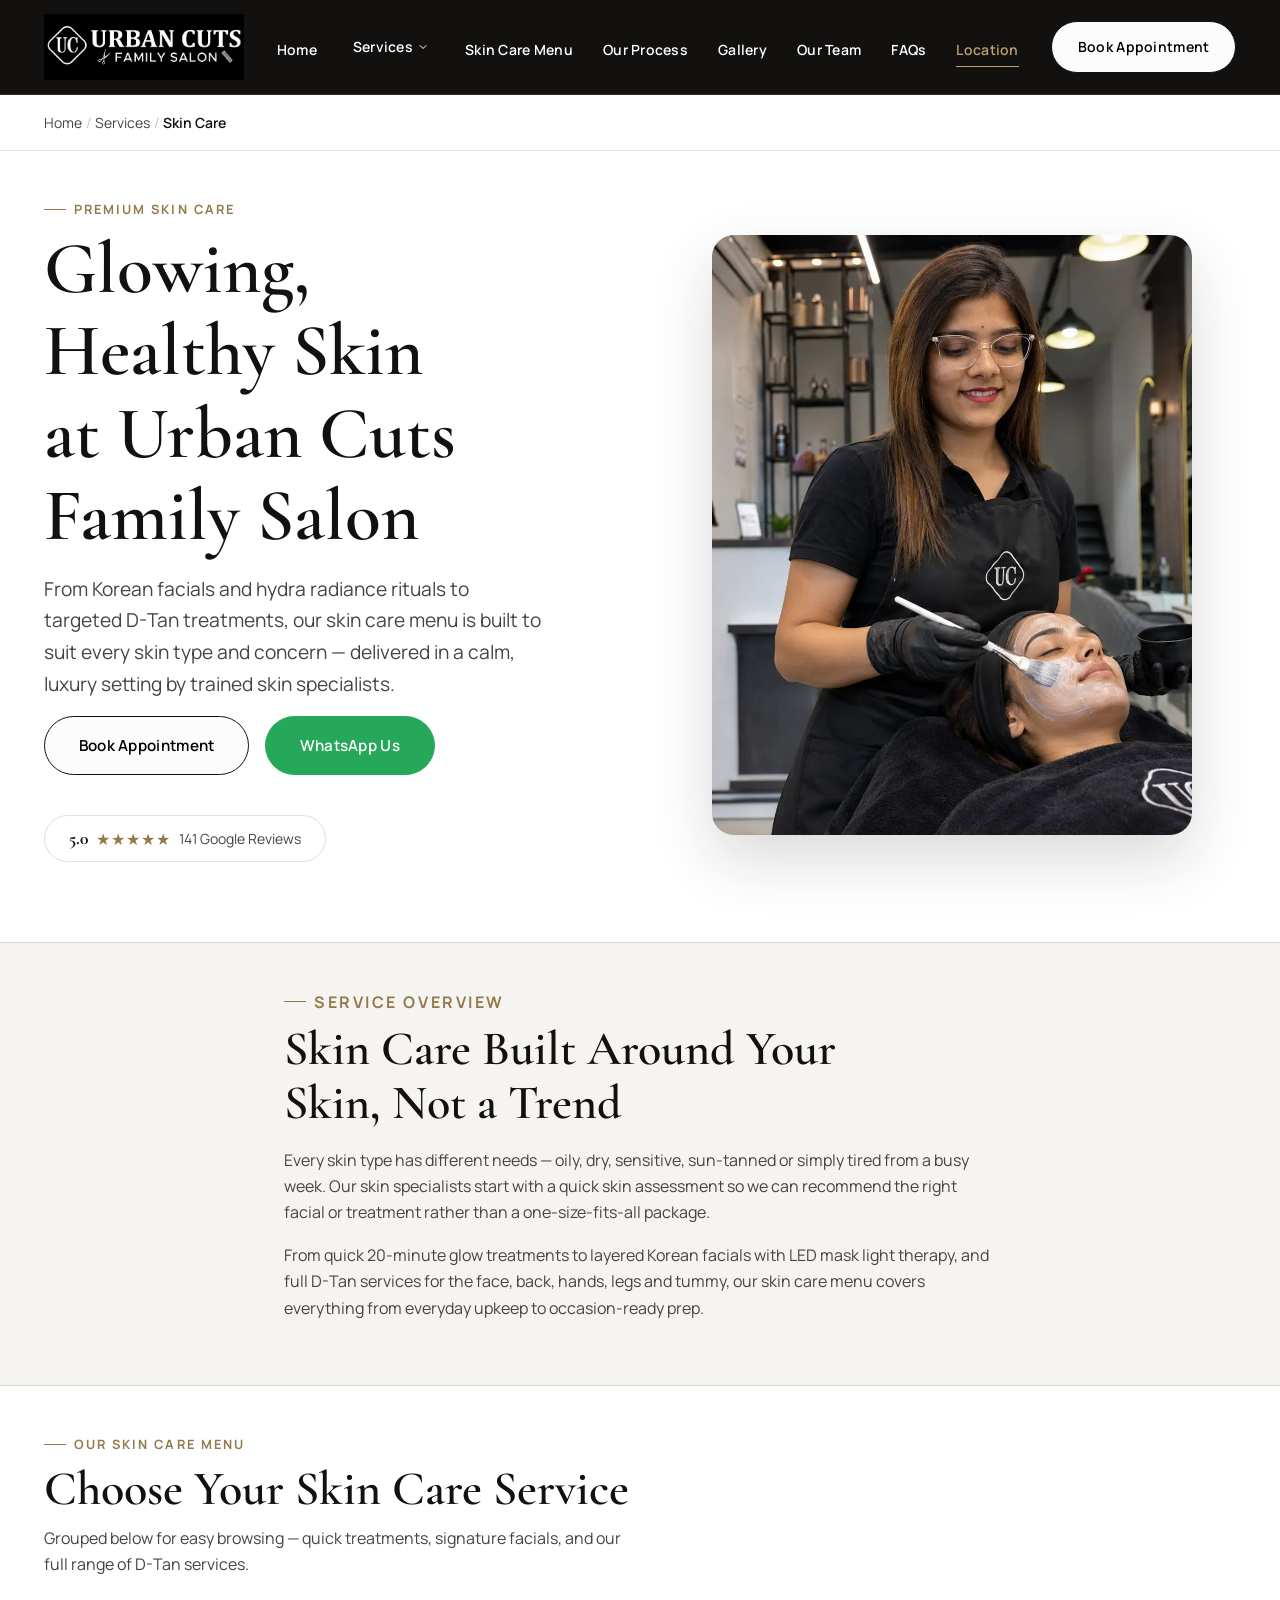
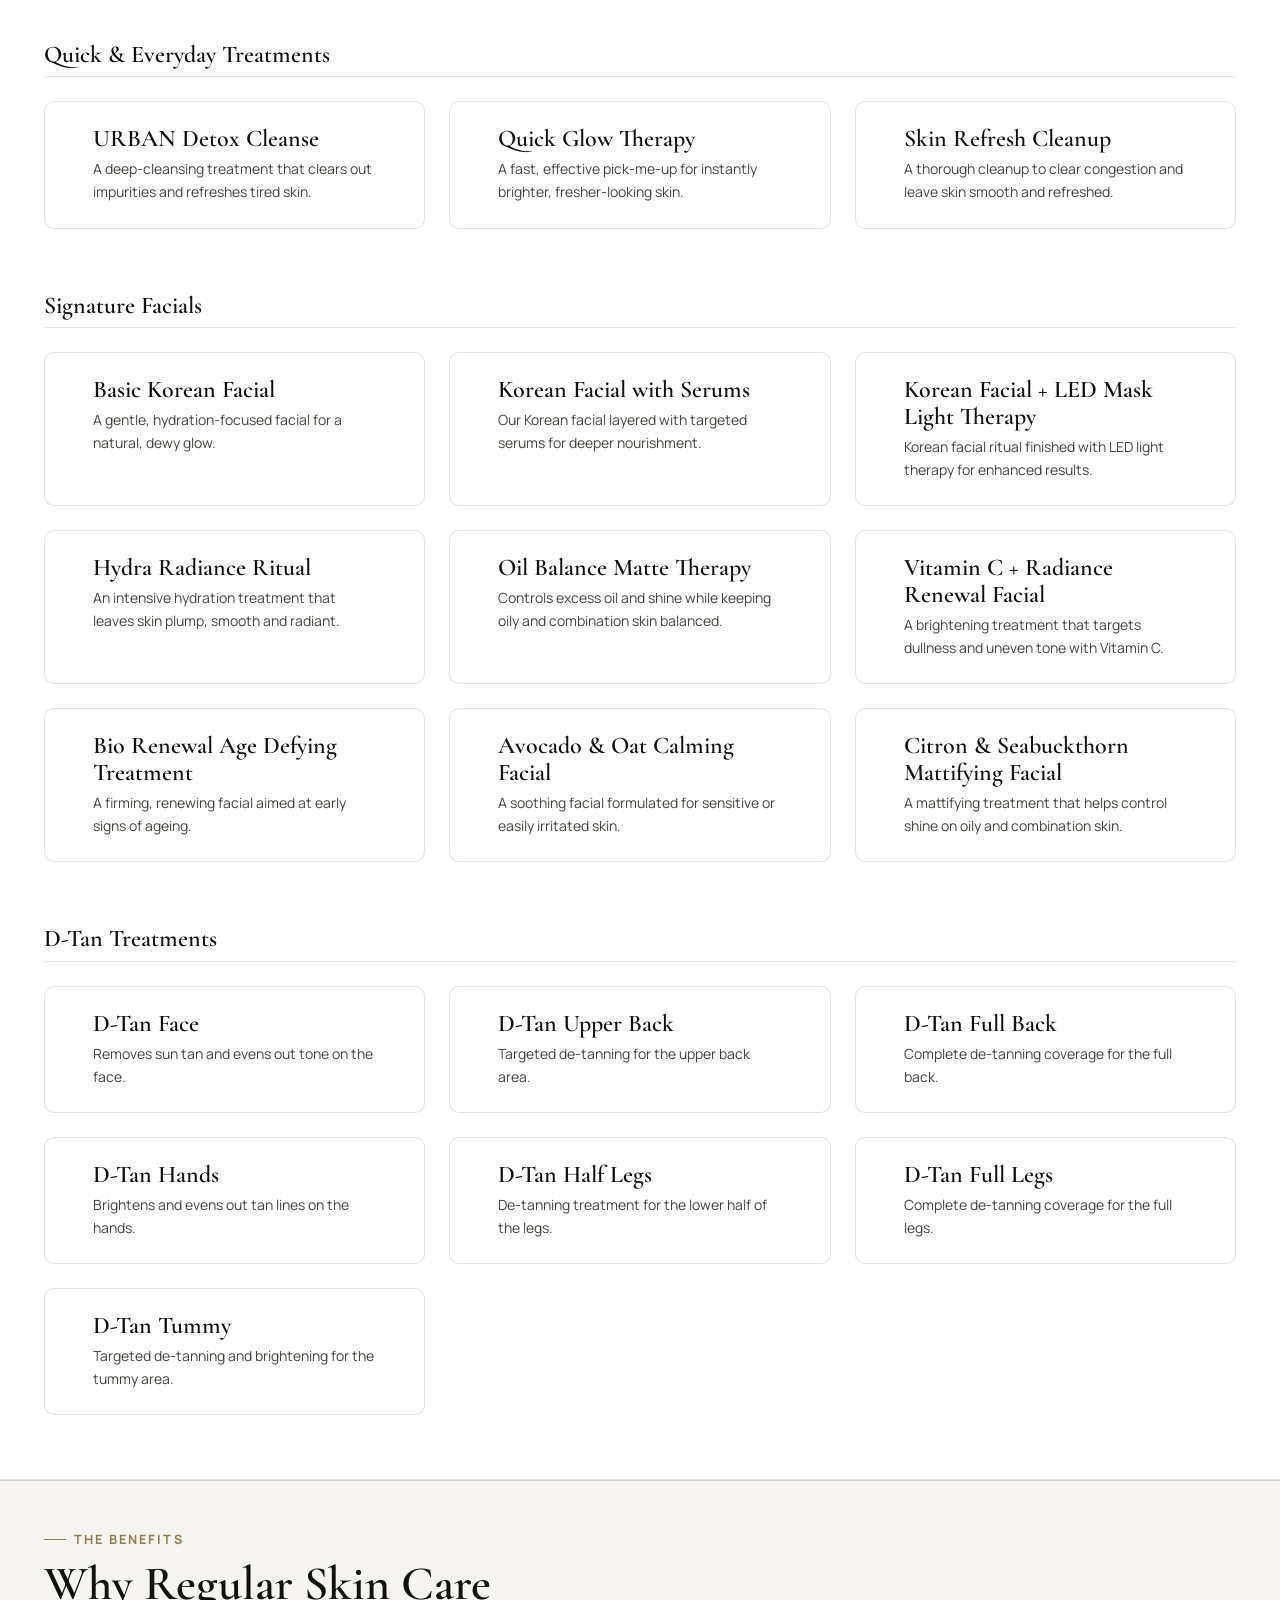
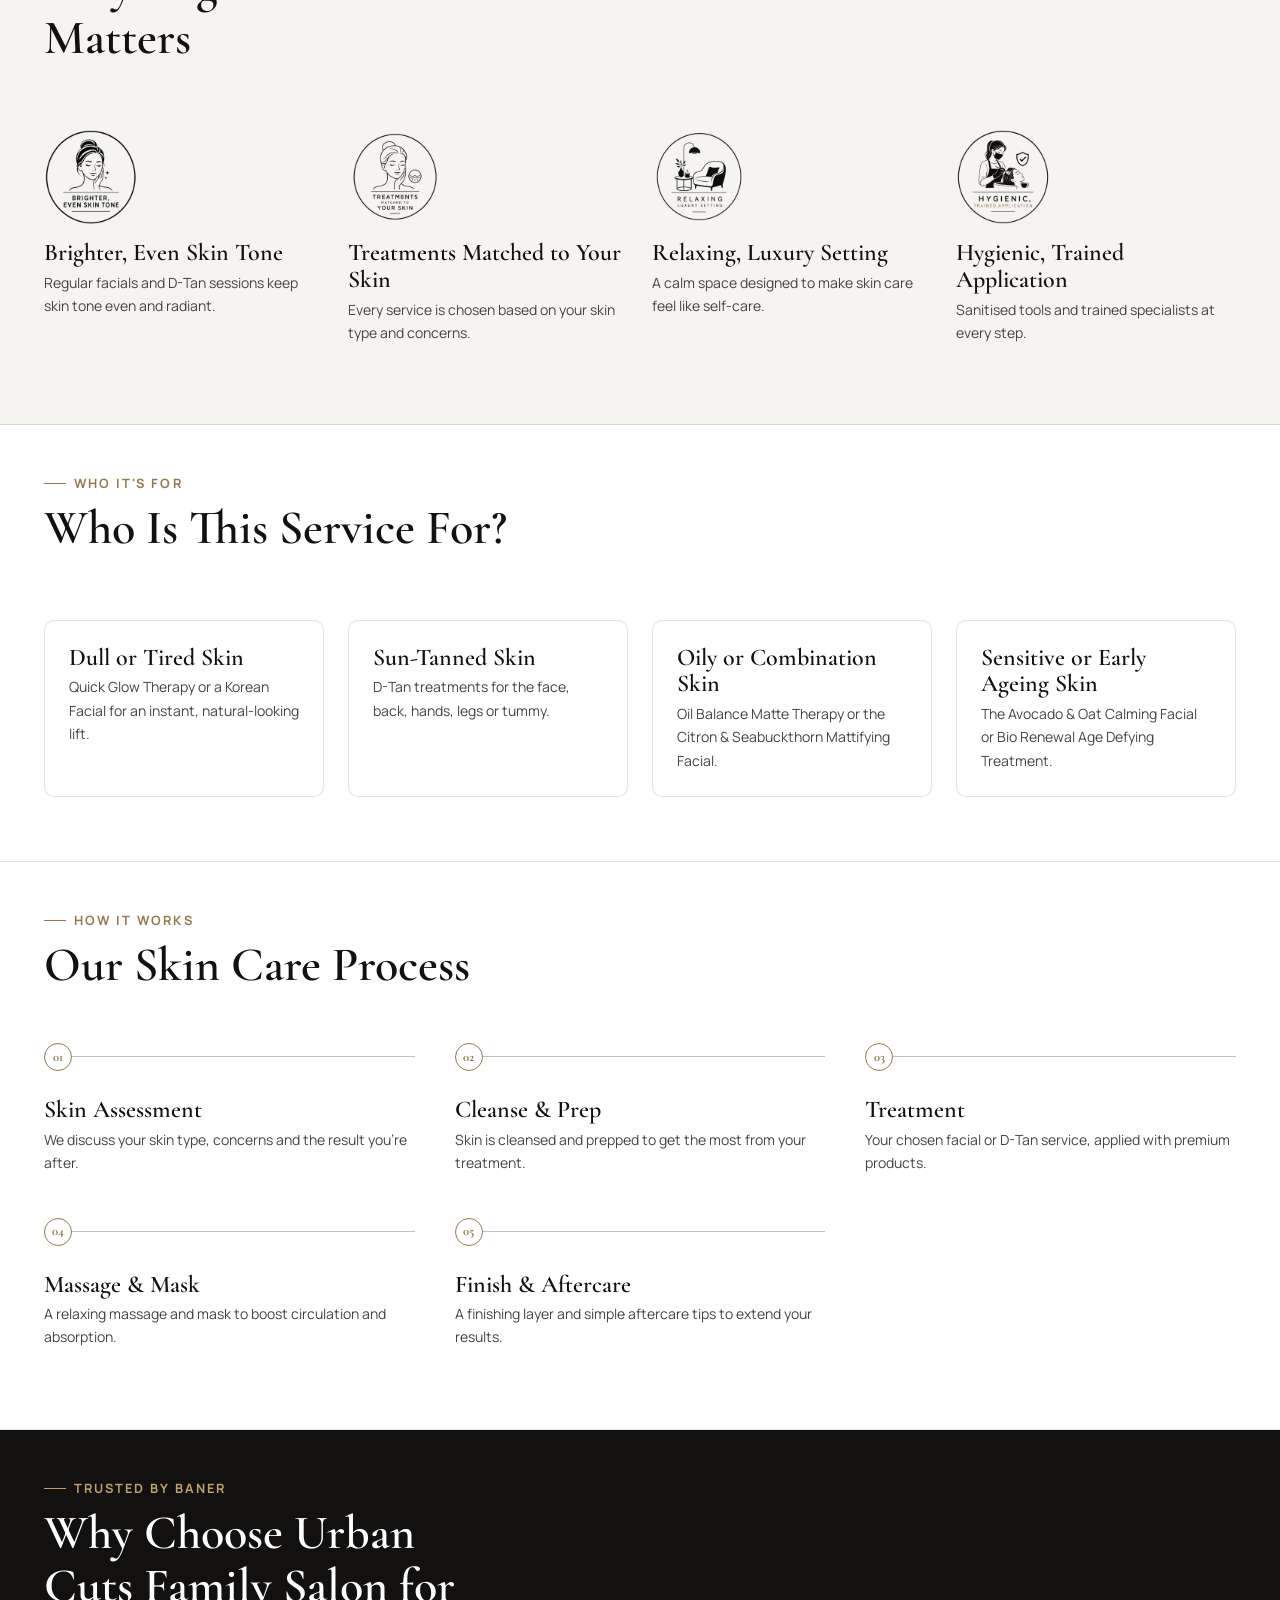
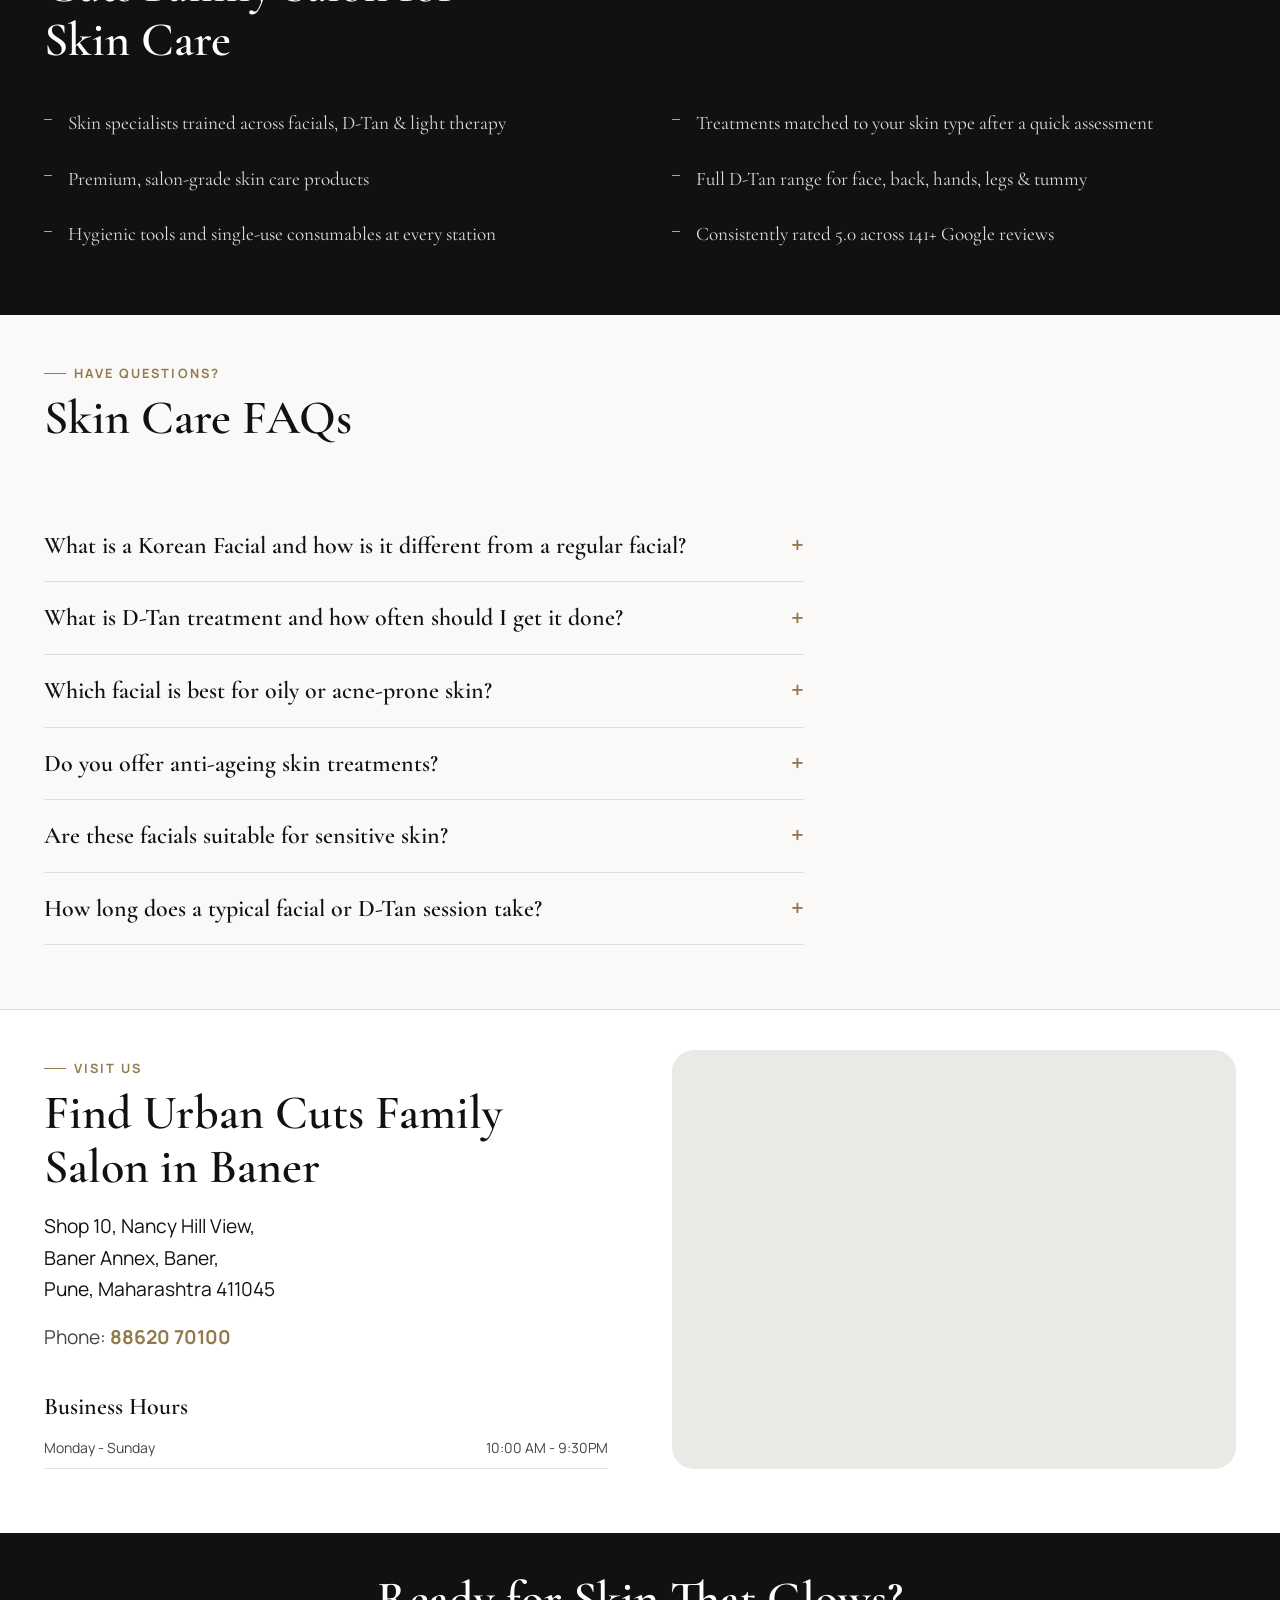
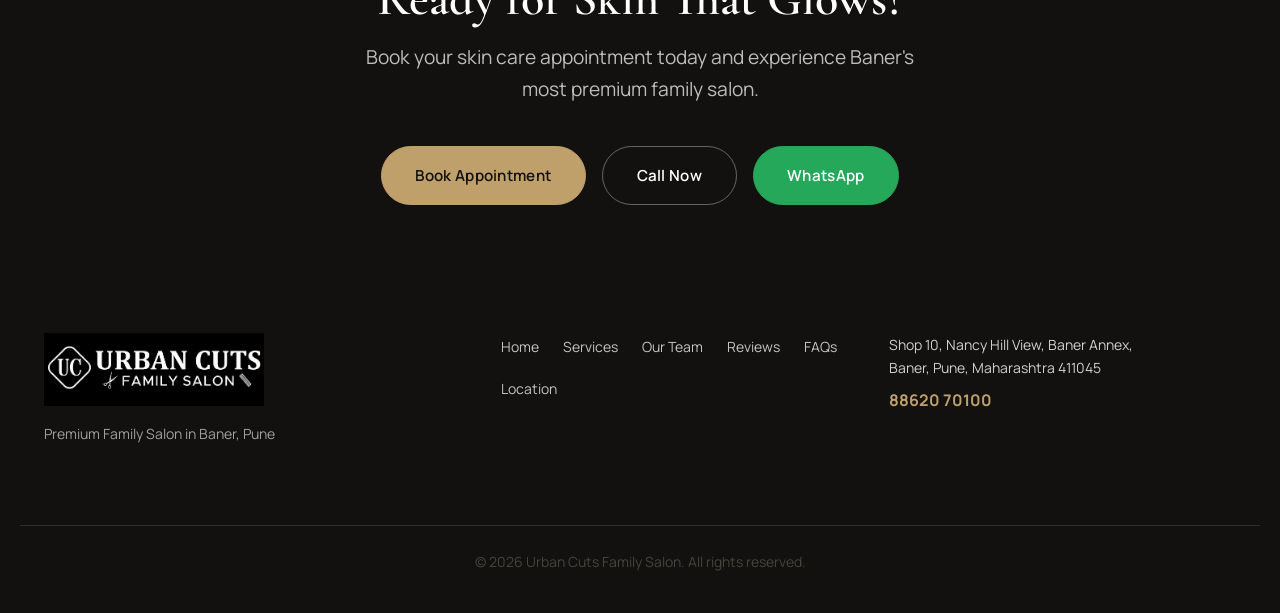
<file: skin-care.html>
<!DOCTYPE html>
<html lang="en">
<head>
    <!-- Google tag (gtag.js) -->
<script async src="https://www.googletagmanager.com/gtag/js?id=AW-18101152438"></script>
<script>
  window.dataLayer = window.dataLayer || [];
  function gtag(){dataLayer.push(arguments);}
  gtag('js', new Date());

  gtag('config', 'AW-18101152438');
</script>

<!-- Event snippet for Phone call lead conversion page
In your html page, add the snippet and call gtag_report_conversion when someone clicks on the chosen link or button. -->
<script>
function gtag_report_conversion(url) {
  var callback = function () {
    if (typeof(url) != 'undefined') {
      window.location = url;
    }
  };
  gtag('event', 'conversion', {
      'send_to': 'AW-18101152438/30ylCP666bIcELbVprdD',
      'event_callback': callback
  });
  return false;
}
</script>

<script type="text/javascript">
    (function(c,l,a,r,i,t,y){
        c[a]=c[a]||function(){(c[a].q=c[a].q||[]).push(arguments)};
        t=l.createElement(r);t.async=1;t.src="https://www.clarity.ms/tag/"+i;
        y=l.getElementsByTagName(r)[0];y.parentNode.insertBefore(t,y);
    })(window, document, "clarity", "script", "xy682p0bgi");
</script>

    <meta charset="UTF-8">
    <meta name="viewport" content="width=device-width, initial-scale=1.0">

    <!-- Primary SEO Meta -->
    <title>Skin Care &amp; Facials in Baner, Pune | Korean Facial, D-Tan | Urban Cuts Family Salon</title>
    <meta name="description" content="Korean facials, Hydra Radiance, Vitamin C renewal and D-Tan treatments at Urban Cuts Family Salon, Baner's premium family salon. Rated 5.0 with 141+ reviews. Book your skin care appointment today.">
    <meta name="keywords" content="Skin Care Baner, Facial Baner, Korean Facial Baner, D-Tan Treatment Baner, Hydra Facial Baner, Vitamin C Facial Baner, Best Facial Salon Baner">
    <meta name="robots" content="index, follow">
    <meta name="author" content="Urban Cuts Family Salon">
    <link rel="canonical" href="https://www.urbancuts.example/services/skin-care.html">

    <!-- Favicon Placeholder -->
    <link rel="icon" type="image/png" sizes="32x32" href="/assets/favicon/favicon-32x32.png">
    <link rel="icon" type="image/png" sizes="16x16" href="/assets/favicon/favicon-16x16.png">
    <link rel="apple-touch-icon" href="/assets/favicon/apple-touch-icon.png">

    <!-- Open Graph Placeholders -->
    <meta property="og:type" content="website">
    <meta property="og:title" content="Skin Care &amp; Facials in Baner, Pune | Korean Facial, D-Tan | Urban Cuts Family Salon">
    <meta property="og:description" content="Korean facials, Hydra Radiance, Vitamin C renewal and D-Tan treatments — premium skin care at Urban Cuts Family Salon, Baner.">
    <meta property="og:image" content="/assets/images/services/skin-care-og-cover.jpg">
    <meta property="og:url" content="https://www.urbancuts.example/services/skin-care.html">
    <meta property="og:site_name" content="Urban Cuts Family Salon">
    <meta property="og:locale" content="en_IN">

    <!-- Twitter Placeholders -->
    <meta name="twitter:card" content="summary_large_image">
    <meta name="twitter:title" content="Skin Care &amp; Facials in Baner, Pune | Korean Facial, D-Tan | Urban Cuts Family Salon">
    <meta name="twitter:description" content="Korean facials, Hydra Radiance, Vitamin C renewal and D-Tan treatments — premium skin care at Urban Cuts Family Salon, Baner.">
    <meta name="twitter:image" content="/assets/images/services/skin-care-twitter-cover.jpg">

    <!-- Fonts -->
    <link rel="preconnect" href="https://fonts.googleapis.com">
    <link rel="preconnect" href="https://fonts.gstatic.com" crossorigin>
    <link href="https://fonts.googleapis.com/css2?family=Cormorant+Garamond:wght@400;500;600;700&family=Manrope:wght@400;500;600;700&display=swap" rel="stylesheet">

    <!-- Stylesheet -->
    <link rel="stylesheet" href="styles.css">

    <!-- Service JSON-LD Placeholder -->
    <script type="application/ld+json">
    {
        "@context": "https://schema.org",
        "@type": "Service",
        "serviceType": "Skin Care and Facial Services",
        "name": "Skin Care at Urban Cuts Family Salon",
        "provider": {
            "@type": "BeautySalon",
            "name": "Urban Cuts Family Salon",
            "image": "/assets/images/og-cover.jpg",
            "telephone": "+91-88620-70100",
            "priceRange": "₹₹₹",
            "address": {
                "@type": "PostalAddress",
                "streetAddress": "Shop 10, Nancy Hill View, Baner Annex",
                "addressLocality": "Baner, Pune",
                "addressRegion": "Maharashtra",
                "postalCode": "411045",
                "addressCountry": "IN"
            },
            "aggregateRating": {
                "@type": "AggregateRating",
                "ratingValue": "5.0",
                "reviewCount": "141"
            }
        },
        "hasOfferCatalog": {
            "@type": "OfferCatalog",
            "name": "Skin Care Services",
            "itemListElement": [
                { "@type": "Offer", "itemOffered": { "@type": "Service", "name": "URBAN Detox Cleanse" } },
                { "@type": "Offer", "itemOffered": { "@type": "Service", "name": "Quick Glow Therapy" } },
                { "@type": "Offer", "itemOffered": { "@type": "Service", "name": "Skin Refresh Cleanup" } },
                { "@type": "Offer", "itemOffered": { "@type": "Service", "name": "Basic Korean Facial" } },
                { "@type": "Offer", "itemOffered": { "@type": "Service", "name": "Korean Facial with Serums" } },
                { "@type": "Offer", "itemOffered": { "@type": "Service", "name": "Korean Facial + LED Mask Light Therapy" } },
                { "@type": "Offer", "itemOffered": { "@type": "Service", "name": "Hydra Radiance Ritual" } },
                { "@type": "Offer", "itemOffered": { "@type": "Service", "name": "Oil Balance Matte Therapy" } },
                { "@type": "Offer", "itemOffered": { "@type": "Service", "name": "Vitamin C + Radiance Renewal Facial" } },
                { "@type": "Offer", "itemOffered": { "@type": "Service", "name": "Bio Renewal Age Defying Treatment" } },
                { "@type": "Offer", "itemOffered": { "@type": "Service", "name": "Avocado & Oat Calming Facial" } },
                { "@type": "Offer", "itemOffered": { "@type": "Service", "name": "Citron & Seabuckthorn Mattifying Facial" } },
                { "@type": "Offer", "itemOffered": { "@type": "Service", "name": "D-Tan Face" } },
                { "@type": "Offer", "itemOffered": { "@type": "Service", "name": "D-Tan Upper Back" } },
                { "@type": "Offer", "itemOffered": { "@type": "Service", "name": "D-Tan Full Back" } },
                { "@type": "Offer", "itemOffered": { "@type": "Service", "name": "D-Tan Hands" } },
                { "@type": "Offer", "itemOffered": { "@type": "Service", "name": "D-Tan Half Legs" } },
                { "@type": "Offer", "itemOffered": { "@type": "Service", "name": "D-Tan Full Legs" } },
                { "@type": "Offer", "itemOffered": { "@type": "Service", "name": "D-Tan Tummy" } }
            ]
        },
        "areaServed": ["Baner", "Balewadi", "Pashan", "Aundh", "Sus", "Mahalunge"],
        "url": "https://www.urbancuts.example/services/skin-care.html"
    }
    </script>

    <!-- Breadcrumb JSON-LD Placeholder -->
    <script type="application/ld+json">
    {
        "@context": "https://schema.org",
        "@type": "BreadcrumbList",
        "itemListElement": [
            { "@type": "ListItem", "position": 1, "name": "Home", "item": "https://www.urbancuts.example/" },
            { "@type": "ListItem", "position": 2, "name": "Services", "item": "https://www.urbancuts.example/#services" },
            { "@type": "ListItem", "position": 3, "name": "Skin Care", "item": "https://www.urbancuts.example/services/skin-care.html" }
        ]
    }
    </script>

    <!-- FAQ JSON-LD Placeholder -->
    <script type="application/ld+json">
    {
        "@context": "https://schema.org",
        "@type": "FAQPage",
        "mainEntity": [
            {
                "@type": "Question",
                "name": "What is a Korean Facial and how is it different from a regular facial?",
                "acceptedAnswer": { "@type": "Answer", "text": "A Korean Facial focuses on deep hydration, gentle exfoliation and layered serums for a natural, dewy glow, rather than harsh extraction. We offer it as a Basic version, with added serums, or with LED mask light therapy for extra results." }
            },
            {
                "@type": "Question",
                "name": "What is D-Tan treatment and how often should I get it done?",
                "acceptedAnswer": { "@type": "Answer", "text": "D-Tan treatments remove sun tan and even out skin tone on the face, back, hands, legs or tummy. Most clients book it every 3 to 4 weeks, or before a special occasion." }
            },
            {
                "@type": "Question",
                "name": "Which facial is best for oily or acne-prone skin?",
                "acceptedAnswer": { "@type": "Answer", "text": "Our Oil Balance Matte Therapy and Citron & Seabuckthorn Mattifying Facial are designed for oily and combination skin, helping control excess oil while keeping skin balanced." }
            },
            {
                "@type": "Question",
                "name": "Do you offer anti-ageing skin treatments?",
                "acceptedAnswer": { "@type": "Answer", "text": "Yes, our Bio Renewal Age Defying Treatment and Vitamin C + Radiance Renewal Facial are focused on firmness, brightness and reducing early signs of ageing." }
            },
            {
                "@type": "Question",
                "name": "Are these facials suitable for sensitive skin?",
                "acceptedAnswer": { "@type": "Answer", "text": "Yes, treatments like our Avocado & Oat Calming Facial are formulated specifically for sensitive or easily irritated skin. Let your stylist know about any sensitivities during consultation." }
            },
            {
                "@type": "Question",
                "name": "How long does a typical facial or D-Tan session take?",
                "acceptedAnswer": { "@type": "Answer", "text": "Quick treatments like Quick Glow Therapy take about 20 to 30 minutes, while full facials and D-Tan sessions typically take 45 to 75 minutes depending on the service." }
            }
        ]
    }
    </script>

</head>
<body>

    <a class="skip-link" href="#main-content">Skip to main content</a>

    <!-- =========================================================
         HEADER (identical structure to index.html)
    ========================================================== -->
    <header class="site-header" id="top">
        <div class="container header__inner">
            <a href="index.html" class="logo" aria-label="Urban Cuts Family Salon Home">
                <img src="img/Urban-Cuts-Logo.webp" alt="Urban Cuts Family Salon - Premium Family Salon in Baner" width="220" height="82" loading="eager">
            </a>

            <nav class="main-nav" aria-label="Primary navigation">
                <button class="nav-toggle" type="button" aria-expanded="false" aria-controls="primary-menu" aria-label="Toggle navigation menu">
                    <span class="nav-toggle__bar"></span>
                    <span class="nav-toggle__bar"></span>
                    <span class="nav-toggle__bar"></span>
                </button>
                <ul id="primary-menu" class="nav-menu">
                    <li><a href="index.html">Home</a></li>
                    <li class="nav-item nav-item--dropdown">
                        <button class="nav-dropdown-trigger" type="button" aria-expanded="false" aria-haspopup="true" aria-controls="services-dropdown">
                            Services
                            <svg class="nav-dropdown-chevron" viewBox="0 0 24 24" width="12" height="12" aria-hidden="true"><path d="M6 9l6 6 6-6" fill="none" stroke="currentColor" stroke-width="2" stroke-linecap="round" stroke-linejoin="round"/></svg>
                        </button>
                        <ul class="nav-dropdown" id="services-dropdown">
                            <li><a href="hair.html">Hair</a></li>
                            <li><a href="hair-treatments.html">Hair Treatments</a></li>
                            <li><a href="hair-colour.html">Hair Colour</a></li>
                            <li><a href="skin-care.html">Skin Care</a></li>
                            <li><a href="hands-feet.html">Hands &amp; Feet</a></li>
                            <li><a href="mens-grooming.html">Men's Grooming</a></li>
                            <li><a href="womens-grooming.html">Women's Grooming</a></li>
                            <li><a href="makeup.html">Make Up</a></li>
                            <li><a href="massage.html">Massage</a></li>
                        </ul>
                    </li>
                    <li><a href="#sub-services">Skin Care Menu</a></li>
                    <li><a href="#process">Our Process</a></li>
                    <li><a href="#gallery">Gallery</a></li>
                    <li><a href="index.html#team">Our Team</a></li>
                    <li><a href="#faqs">FAQs</a></li>
                    <li><a href="#location">Location</a></li>
                </ul>
            </nav>

            <div class="header__cta">
                <!-- <a href="tel:+918862070100" onclick="return gtag_report_conversion('tel:+918862070100');" class="btn btn--ghost" aria-label="Call Urban Cuts Family Salon">Call Now</a> -->
                <a href="https://urbancutsfamilysalon.setmore.com/" target="_blank" class="btn btn--primary">Book Appointment</a>
            </div>
        </div>
    </header>

    <!-- =========================================================
         BREADCRUMB
    ========================================================== -->
    <nav class="breadcrumb" aria-label="Breadcrumb">
        <div class="container">
            <ol>
                <li><a href="index.html">Home</a></li>
                <li><a href="index.html#services">Services</a></li>
                <li aria-current="page">Skin Care</li>
            </ol>
        </div>
    </nav>

    <main id="main-content">

        <!-- =========================================================
             HERO
        ========================================================== -->
        <section class="hero" id="hero" aria-labelledby="hero-heading">
            <div class="container hero__inner">
                <div class="hero__content">
                    <p class="eyebrow">Premium Skin Care</p>
                    <h1 id="hero-heading">Glowing, Healthy Skin at Urban Cuts Family Salon</h1>
                    <p class="hero__description">
                        From Korean facials and hydra radiance rituals to targeted D-Tan treatments, our skin
                        care menu is built to suit every skin type and concern — delivered in a calm, luxury
                        setting by trained skin specialists.
                    </p>

                    <div class="hero__actions">
                        <a href="https://urbancutsfamilysalon.setmore.com/" target="_blank" class="btn btn--primary btn--lg">Book Appointment</a>
                        <a href="https://wa.me/918862070100" class="btn btn--whatsapp btn--lg" target="_blank" rel="noopener noreferrer" aria-label="Chat with Urban Cuts Family Salon on WhatsApp">
                            <span aria-hidden="true">WhatsApp Us</span>
                        </a>
                    </div>

                    <div class="hero__rating" aria-label="Google rating summary">
                        <span class="hero__rating-score">5.0</span>
                        <span class="hero__rating-stars" aria-hidden="true">★★★★★</span>
                        <span class="hero__rating-count">141 Google Reviews</span>
                    </div>
                </div>

                <div class="hero__media">
                    <img src="img/skin-care.webp" alt="Facial treatment being performed at Urban Cuts Family Salon in Baner" width="480" height="360" loading="eager">
                </div>
            </div>
        </section>

        <!-- =========================================================
             SERVICE OVERVIEW
        ========================================================== -->
        <section class="overview" id="overview" aria-labelledby="overview-heading">
            <div class="container overview__inner">
                <p class="eyebrow">Service Overview</p>
                <h2 id="overview-heading">Skin Care Built Around Your Skin, Not a Trend</h2>
                <p>
                    Every skin type has different needs — oily, dry, sensitive, sun-tanned or simply tired from a
                    busy week. Our skin specialists start with a quick skin assessment so we can recommend the
                    right facial or treatment rather than a one-size-fits-all package.
                </p>
                <p>
                    From quick 20-minute glow treatments to layered Korean facials with LED mask light therapy,
                    and full D-Tan services for the face, back, hands, legs and tummy, our skin care menu covers
                    everything from everyday upkeep to occasion-ready prep.
                </p>
            </div>
        </section>

        <!-- =========================================================
             SUB-SERVICES — OUR SKIN CARE MENU
        ========================================================== -->
        <section class="services" id="sub-services" aria-labelledby="sub-services-heading">
            <div class="container">
                <p class="eyebrow">Our Skin Care Menu</p>
                <h2 id="sub-services-heading">Choose Your Skin Care Service</h2>
                <p class="services__intro">
                    Grouped below for easy browsing — quick treatments, signature facials, and our full range of
                    D-Tan services.
                </p>

                <div class="services__group">
                    <h3 class="services__group-title">Quick &amp; Everyday Treatments</h3>
                    <ul class="services__grid">
                        <li class="service-card" data-reveal>
                            <h3>URBAN Detox Cleanse</h3>
                            <p>A deep-cleansing treatment that clears out impurities and refreshes tired skin.</p>
                        </li>
                        <li class="service-card" data-reveal>
                            <h3>Quick Glow Therapy</h3>
                            <p>A fast, effective pick-me-up for instantly brighter, fresher-looking skin.</p>
                        </li>
                        <li class="service-card" data-reveal>
                            <h3>Skin Refresh Cleanup</h3>
                            <p>A thorough cleanup to clear congestion and leave skin smooth and refreshed.</p>
                        </li>
                    </ul>
                </div>

                <div class="services__group">
                    <h3 class="services__group-title">Signature Facials</h3>
                    <ul class="services__grid">
                        <li class="service-card" data-reveal>
                            <h3>Basic Korean Facial</h3>
                            <p>A gentle, hydration-focused facial for a natural, dewy glow.</p>
                        </li>
                        <li class="service-card" data-reveal>
                            <h3>Korean Facial with Serums</h3>
                            <p>Our Korean facial layered with targeted serums for deeper nourishment.</p>
                        </li>
                        <li class="service-card" data-reveal>
                            <h3>Korean Facial + LED Mask Light Therapy</h3>
                            <p>Korean facial ritual finished with LED light therapy for enhanced results.</p>
                        </li>
                        <li class="service-card" data-reveal>
                            <h3>Hydra Radiance Ritual</h3>
                            <p>An intensive hydration treatment that leaves skin plump, smooth and radiant.</p>
                        </li>
                        <li class="service-card" data-reveal>
                            <h3>Oil Balance Matte Therapy</h3>
                            <p>Controls excess oil and shine while keeping oily and combination skin balanced.</p>
                        </li>
                        <li class="service-card" data-reveal>
                            <h3>Vitamin C + Radiance Renewal Facial</h3>
                            <p>A brightening treatment that targets dullness and uneven tone with Vitamin C.</p>
                        </li>
                        <li class="service-card" data-reveal>
                            <h3>Bio Renewal Age Defying Treatment</h3>
                            <p>A firming, renewing facial aimed at early signs of ageing.</p>
                        </li>
                        <li class="service-card" data-reveal>
                            <h3>Avocado &amp; Oat Calming Facial</h3>
                            <p>A soothing facial formulated for sensitive or easily irritated skin.</p>
                        </li>
                        <li class="service-card" data-reveal>
                            <h3>Citron &amp; Seabuckthorn Mattifying Facial</h3>
                            <p>A mattifying treatment that helps control shine on oily and combination skin.</p>
                        </li>
                    </ul>
                </div>

                <div class="services__group">
                    <h3 class="services__group-title">D-Tan Treatments</h3>
                    <ul class="services__grid">
                        <li class="service-card" data-reveal>
                            <h3>D-Tan Face</h3>
                            <p>Removes sun tan and evens out tone on the face.</p>
                        </li>
                        <li class="service-card" data-reveal>
                            <h3>D-Tan Upper Back</h3>
                            <p>Targeted de-tanning for the upper back area.</p>
                        </li>
                        <li class="service-card" data-reveal>
                            <h3>D-Tan Full Back</h3>
                            <p>Complete de-tanning coverage for the full back.</p>
                        </li>
                        <li class="service-card" data-reveal>
                            <h3>D-Tan Hands</h3>
                            <p>Brightens and evens out tan lines on the hands.</p>
                        </li>
                        <li class="service-card" data-reveal>
                            <h3>D-Tan Half Legs</h3>
                            <p>De-tanning treatment for the lower half of the legs.</p>
                        </li>
                        <li class="service-card" data-reveal>
                            <h3>D-Tan Full Legs</h3>
                            <p>Complete de-tanning coverage for the full legs.</p>
                        </li>
                        <li class="service-card" data-reveal>
                            <h3>D-Tan Tummy</h3>
                            <p>Targeted de-tanning and brightening for the tummy area.</p>
                        </li>
                    </ul>
                </div>
            </div>
        </section>

        <!-- =========================================================
             BENEFITS
        ========================================================== -->
        <section class="why-us" id="benefits" aria-labelledby="benefits-heading">
            <div class="container">
                <p class="eyebrow">The Benefits</p>
                <h2 id="benefits-heading">Why Regular Skin Care Matters</h2>

                <ul class="why-us__grid">
                    <li class="why-us__item" data-reveal>
                        <img src="icons/brighter-even-skin-tone.webp" alt="" width="40" height="40" loading="lazy" aria-hidden="true">
                        <h3>Brighter, Even Skin Tone</h3>
                        <p>Regular facials and D-Tan sessions keep skin tone even and radiant.</p>
                    </li>
                    <li class="why-us__item" data-reveal>
                        <img src="icons/personalised-skin-treatment.webp" alt="" width="40" height="40" loading="lazy" aria-hidden="true">
                        <h3>Treatments Matched to Your Skin</h3>
                        <p>Every service is chosen based on your skin type and concerns.</p>
                    </li>
                    <li class="why-us__item" data-reveal>
                        <img src="icons/relaxing-luxury-salon-experience.webp" alt="" width="40" height="40" loading="lazy" aria-hidden="true">
                        <h3>Relaxing, Luxury Setting</h3>
                        <p>A calm space designed to make skin care feel like self-care.</p>
                    </li>
                    <li class="why-us__item" data-reveal>
                        <img src="icons/hygienic-trained-application.webp" alt="" width="40" height="40" loading="lazy" aria-hidden="true">
                        <h3>Hygienic, Trained Application</h3>
                        <p>Sanitised tools and trained specialists at every step.</p>
                    </li>
                </ul>
            </div>
        </section>

        <!-- =========================================================
             WHO IS THIS SERVICE FOR
        ========================================================== -->
        <section class="audience" id="audience" aria-labelledby="audience-heading">
            <div class="container">
                <p class="eyebrow">Who It's For</p>
                <h2 id="audience-heading">Who Is This Service For?</h2>

                <ul class="audience__grid">
                    <li class="audience-card" data-reveal>
                        <h3>Dull or Tired Skin</h3>
                        <p>Quick Glow Therapy or a Korean Facial for an instant, natural-looking lift.</p>
                    </li>
                    <li class="audience-card" data-reveal>
                        <h3>Sun-Tanned Skin</h3>
                        <p>D-Tan treatments for the face, back, hands, legs or tummy.</p>
                    </li>
                    <li class="audience-card" data-reveal>
                        <h3>Oily or Combination Skin</h3>
                        <p>Oil Balance Matte Therapy or the Citron &amp; Seabuckthorn Mattifying Facial.</p>
                    </li>
                    <li class="audience-card" data-reveal>
                        <h3>Sensitive or Early Ageing Skin</h3>
                        <p>The Avocado &amp; Oat Calming Facial or Bio Renewal Age Defying Treatment.</p>
                    </li>
                </ul>
            </div>
        </section>

        <!-- =========================================================
             OUR PROCESS
        ========================================================== -->
        <section class="experience" id="process" aria-labelledby="process-heading">
            <div class="container">
                <p class="eyebrow">How It Works</p>
                <h2 id="process-heading">Our Skin Care Process</h2>

                <ol class="experience__timeline">
                    <li class="experience__step" data-reveal>
                        <span class="experience__step-number">01</span>
                        <h3>Skin Assessment</h3>
                        <p>We discuss your skin type, concerns and the result you're after.</p>
                    </li>
                    <li class="experience__step" data-reveal>
                        <span class="experience__step-number">02</span>
                        <h3>Cleanse &amp; Prep</h3>
                        <p>Skin is cleansed and prepped to get the most from your treatment.</p>
                    </li>
                    <li class="experience__step" data-reveal>
                        <span class="experience__step-number">03</span>
                        <h3>Treatment</h3>
                        <p>Your chosen facial or D-Tan service, applied with premium products.</p>
                    </li>
                    <li class="experience__step" data-reveal>
                        <span class="experience__step-number">04</span>
                        <h3>Massage &amp; Mask</h3>
                        <p>A relaxing massage and mask to boost circulation and absorption.</p>
                    </li>
                    <li class="experience__step" data-reveal>
                        <span class="experience__step-number">05</span>
                        <h3>Finish &amp; Aftercare</h3>
                        <p>A finishing layer and simple aftercare tips to extend your results.</p>
                    </li>
                </ol>
            </div>
        </section>

        <!-- =========================================================
             BEFORE & AFTER GALLERY
        ========================================================== -->
        <!-- <section class="transformations" id="gallery" aria-labelledby="gallery-heading">
            <div class="container">
                <p class="eyebrow">Real Results</p>
                <h2 id="gallery-heading">Before &amp; After Gallery</h2>

                <ul class="transformations__grid">
                    <li class="transformation-card" data-reveal>
                        <div class="compare-slider" data-compare-slider>
                            <img class="compare-slider__img compare-slider__img--before" src="assets/images/services/skin-care-before-1.jpg" alt="Before Korean facial treatment at Urban Cuts Family Salon" width="360" height="480" loading="lazy">
                            <img class="compare-slider__img compare-slider__img--after" src="assets/images/services/skin-care-after-1.jpg" alt="After Korean facial treatment at Urban Cuts Family Salon" width="360" height="480" loading="lazy">
                            <span class="compare-slider__tag compare-slider__tag--before" aria-hidden="true">Before</span>
                            <span class="compare-slider__tag compare-slider__tag--after" aria-hidden="true">After</span>
                            <div class="compare-slider__line" aria-hidden="true">
                                <span class="compare-slider__handle">
                                    <svg viewBox="0 0 24 24" width="14" height="14" aria-hidden="true"><path d="M9 6l-6 6 6 6M15 6l6 6-6 6" fill="none" stroke="currentColor" stroke-width="2" stroke-linecap="round" stroke-linejoin="round"/></svg>
                                </span>
                            </div>
                            <input type="range" class="compare-slider__range" min="0" max="100" value="50" step="0.1" aria-label="Drag to compare before and after Korean facial">
                        </div>
                    </li>
                    <li class="transformation-card" data-reveal>
                        <div class="compare-slider" data-compare-slider>
                            <img class="compare-slider__img compare-slider__img--before" src="assets/images/services/skin-care-before-2.jpg" alt="Before Hydra Radiance Ritual at Urban Cuts Family Salon" width="360" height="480" loading="lazy">
                            <img class="compare-slider__img compare-slider__img--after" src="assets/images/services/skin-care-after-2.jpg" alt="After Hydra Radiance Ritual at Urban Cuts Family Salon" width="360" height="480" loading="lazy">
                            <span class="compare-slider__tag compare-slider__tag--before" aria-hidden="true">Before</span>
                            <span class="compare-slider__tag compare-slider__tag--after" aria-hidden="true">After</span>
                            <div class="compare-slider__line" aria-hidden="true">
                                <span class="compare-slider__handle">
                                    <svg viewBox="0 0 24 24" width="14" height="14" aria-hidden="true"><path d="M9 6l-6 6 6 6M15 6l6 6-6 6" fill="none" stroke="currentColor" stroke-width="2" stroke-linecap="round" stroke-linejoin="round"/></svg>
                                </span>
                            </div>
                            <input type="range" class="compare-slider__range" min="0" max="100" value="50" step="0.1" aria-label="Drag to compare before and after Hydra Radiance Ritual">
                        </div>
                    </li>
                    <li class="transformation-card" data-reveal>
                        <div class="compare-slider" data-compare-slider>
                            <img class="compare-slider__img compare-slider__img--before" src="assets/images/services/skin-care-before-3.jpg" alt="Before D-Tan treatment at Urban Cuts Family Salon" width="360" height="480" loading="lazy">
                            <img class="compare-slider__img compare-slider__img--after" src="assets/images/services/skin-care-after-3.jpg" alt="After D-Tan treatment at Urban Cuts Family Salon" width="360" height="480" loading="lazy">
                            <span class="compare-slider__tag compare-slider__tag--before" aria-hidden="true">Before</span>
                            <span class="compare-slider__tag compare-slider__tag--after" aria-hidden="true">After</span>
                            <div class="compare-slider__line" aria-hidden="true">
                                <span class="compare-slider__handle">
                                    <svg viewBox="0 0 24 24" width="14" height="14" aria-hidden="true"><path d="M9 6l-6 6 6 6M15 6l6 6-6 6" fill="none" stroke="currentColor" stroke-width="2" stroke-linecap="round" stroke-linejoin="round"/></svg>
                                </span>
                            </div>
                            <input type="range" class="compare-slider__range" min="0" max="100" value="50" step="0.1" aria-label="Drag to compare before and after D-Tan treatment">
                        </div>
                    </li>
                </ul>
                <p class="transformations__hint">Drag the divider — move it left to reveal more of the &ldquo;after&rdquo; result, right for more of the &ldquo;before&rdquo;.</p>
            </div>
        </section> -->

        <!-- =========================================================
             WHY CHOOSE Urban Cuts Family Salon FOR SKIN CARE
        ========================================================== -->
        <section class="choose-us" aria-labelledby="why-choose-heading">
            <div class="container">
                <p class="eyebrow">Trusted By Baner</p>
                <h2 id="why-choose-heading">Why Choose Urban Cuts Family Salon for Skin Care</h2>

                <ul class="choose-us__list">
                    <li>Skin specialists trained across facials, D-Tan &amp; light therapy</li>
                    <li>Treatments matched to your skin type after a quick assessment</li>
                    <li>Premium, salon-grade skin care products</li>
                    <li>Full D-Tan range for face, back, hands, legs &amp; tummy</li>
                    <li>Hygienic tools and single-use consumables at every station</li>
                    <li>Consistently rated 5.0 across 141+ Google reviews</li>
                </ul>
            </div>
        </section>

        <!-- =========================================================
             FAQS
        ========================================================== -->
        <section class="faqs" id="faqs" aria-labelledby="faqs-heading">
            <div class="container">
                <p class="eyebrow">Have Questions?</p>
                <h2 id="faqs-heading">Skin Care FAQs</h2>

                <div class="faq-list">
                    <details class="faq-item">
                        <summary>What is a Korean Facial and how is it different from a regular facial?</summary>
                        <p>A Korean Facial focuses on deep hydration, gentle exfoliation and layered serums for a natural, dewy glow, rather than harsh extraction. We offer it as a Basic version, with added serums, or with LED mask light therapy for extra results.</p>
                    </details>
                    <details class="faq-item">
                        <summary>What is D-Tan treatment and how often should I get it done?</summary>
                        <p>D-Tan treatments remove sun tan and even out skin tone on the face, back, hands, legs or tummy. Most clients book it every 3 to 4 weeks, or before a special occasion.</p>
                    </details>
                    <details class="faq-item">
                        <summary>Which facial is best for oily or acne-prone skin?</summary>
                        <p>Our Oil Balance Matte Therapy and Citron &amp; Seabuckthorn Mattifying Facial are designed for oily and combination skin, helping control excess oil while keeping skin balanced.</p>
                    </details>
                    <details class="faq-item">
                        <summary>Do you offer anti-ageing skin treatments?</summary>
                        <p>Yes, our Bio Renewal Age Defying Treatment and Vitamin C + Radiance Renewal Facial are focused on firmness, brightness and reducing early signs of ageing.</p>
                    </details>
                    <details class="faq-item">
                        <summary>Are these facials suitable for sensitive skin?</summary>
                        <p>Yes, treatments like our Avocado &amp; Oat Calming Facial are formulated specifically for sensitive or easily irritated skin. Let your stylist know about any sensitivities during consultation.</p>
                    </details>
                    <details class="faq-item">
                        <summary>How long does a typical facial or D-Tan session take?</summary>
                        <p>Quick treatments like Quick Glow Therapy take about 20 to 30 minutes, while full facials and D-Tan sessions typically take 45 to 75 minutes depending on the service.</p>
                    </details>
                </div>
            </div>
        </section>

        <!-- =========================================================
             LOCATION (identical to homepage Location section)
        ========================================================== -->
        <section class="location" id="location" aria-labelledby="location-heading">
            <div class="container location__inner">
                <div class="location__details">
                    <p class="eyebrow">Visit Us</p>
                    <h2 id="location-heading">Find Urban Cuts Family Salon in Baner</h2>

                    <address class="location__address">
                        Shop 10, Nancy Hill View,<br>
                        Baner Annex, Baner,<br>
                        Pune, Maharashtra 411045
                    </address>

                    <p class="location__phone">
                        Phone: <a href="tel:+918862070100" onclick="return gtag_report_conversion('tel:+918862070100');">88620 70100</a>
                    </p>

                    <div class="location__hours">
                        <h3>Business Hours</h3>
                        <ul>
                            <li><span>Monday - Sunday</span><span>10:00 AM - 9:30PM</span></li>
                        </ul>
                    </div>
                </div>

                <div class="location__map">
                    <iframe
                        title="Urban Cuts Family Salon location map"
                        src="https://www.google.com/maps/embed?pb=!1m18!1m12!1m3!1d3782.4882949829853!2d73.7674773!3d18.552011999999994!2m3!1f0!2f0!3f0!3m2!1i1024!2i768!4f13.1!3m3!1m2!1s0x3bc2bf5d07a2a159%3A0x9fe0096a43a8aaac!2sURBAN%20CUTS!5e0!3m2!1sen!2sin!4v1784810173230!5m2!1sen!2sin"
                        loading="lazy"
                        referrerpolicy="no-referrer-when-downgrade"
                        aria-label="Google Map showing Urban Cuts Family Salon location in Baner, Pune">
                    </iframe>
                </div>
            </div>
        </section>

        <!-- =========================================================
             FINAL CTA
        ========================================================== -->
        <section class="final-cta" id="book-appointment" aria-labelledby="final-cta-heading">
            <div class="container final-cta__inner">
                <h2 id="final-cta-heading">Ready for Skin That Glows?</h2>
                <p>Book your skin care appointment today and experience Baner's most premium family salon.</p>

                <div class="final-cta__actions">
                    <a href="https://urbancutsfamilysalon.setmore.com/" target="_blank" class="btn btn--primary btn--lg">Book Appointment</a>
                    <a href="tel:+918862070100" onclick="return gtag_report_conversion('tel:+918862070100');" class="btn btn--ghost btn--lg">Call Now</a>
                    <a href="https://wa.me/918862070100" class="btn btn--whatsapp btn--lg" target="_blank" rel="noopener noreferrer" aria-label="Chat with Urban Cuts Family Salon on WhatsApp">WhatsApp</a>
                </div>
            </div>
        </section>

    </main>

    <!-- =========================================================
         FOOTER (identical structure to index.html)
    ========================================================== -->
    <footer class="site-footer">
        <div class="container footer__inner">
            <div class="footer__brand">
                <img src="img/Urban-Cuts-Logo.webp" alt="Urban Cuts Family Salon logo" width="220" height="82" loading="lazy">
                <p>Premium Family Salon in Baner, Pune</p>
            </div>

            <nav class="footer__nav" aria-label="Footer navigation">
                <ul>
                    <li><a href="index.html">Home</a></li>
                    <li><a href="index.html#services">Services</a></li>
                    <li><a href="index.html#team">Our Team</a></li>
                    <li><a href="index.html#reviews">Reviews</a></li>
                    <li><a href="#faqs">FAQs</a></li>
                    <li><a href="#location">Location</a></li>
                </ul>
            </nav>

            <div class="footer__contact">
                <address>
                    Shop 10, Nancy Hill View, Baner Annex,<br>
                    Baner, Pune, Maharashtra 411045
                </address>
                <p><a href="tel:+918862070100" onclick="return gtag_report_conversion('tel:+918862070100');">88620 70100</a></p>
            </div>
        </div>

        <div class="container footer__bottom">
            <p>&copy; <span id="year">2026</span> Urban Cuts Family Salon. All rights reserved.</p>
        </div>
    </footer>

    <script src="script.js" defer></script>
</body>
</html>
</file>
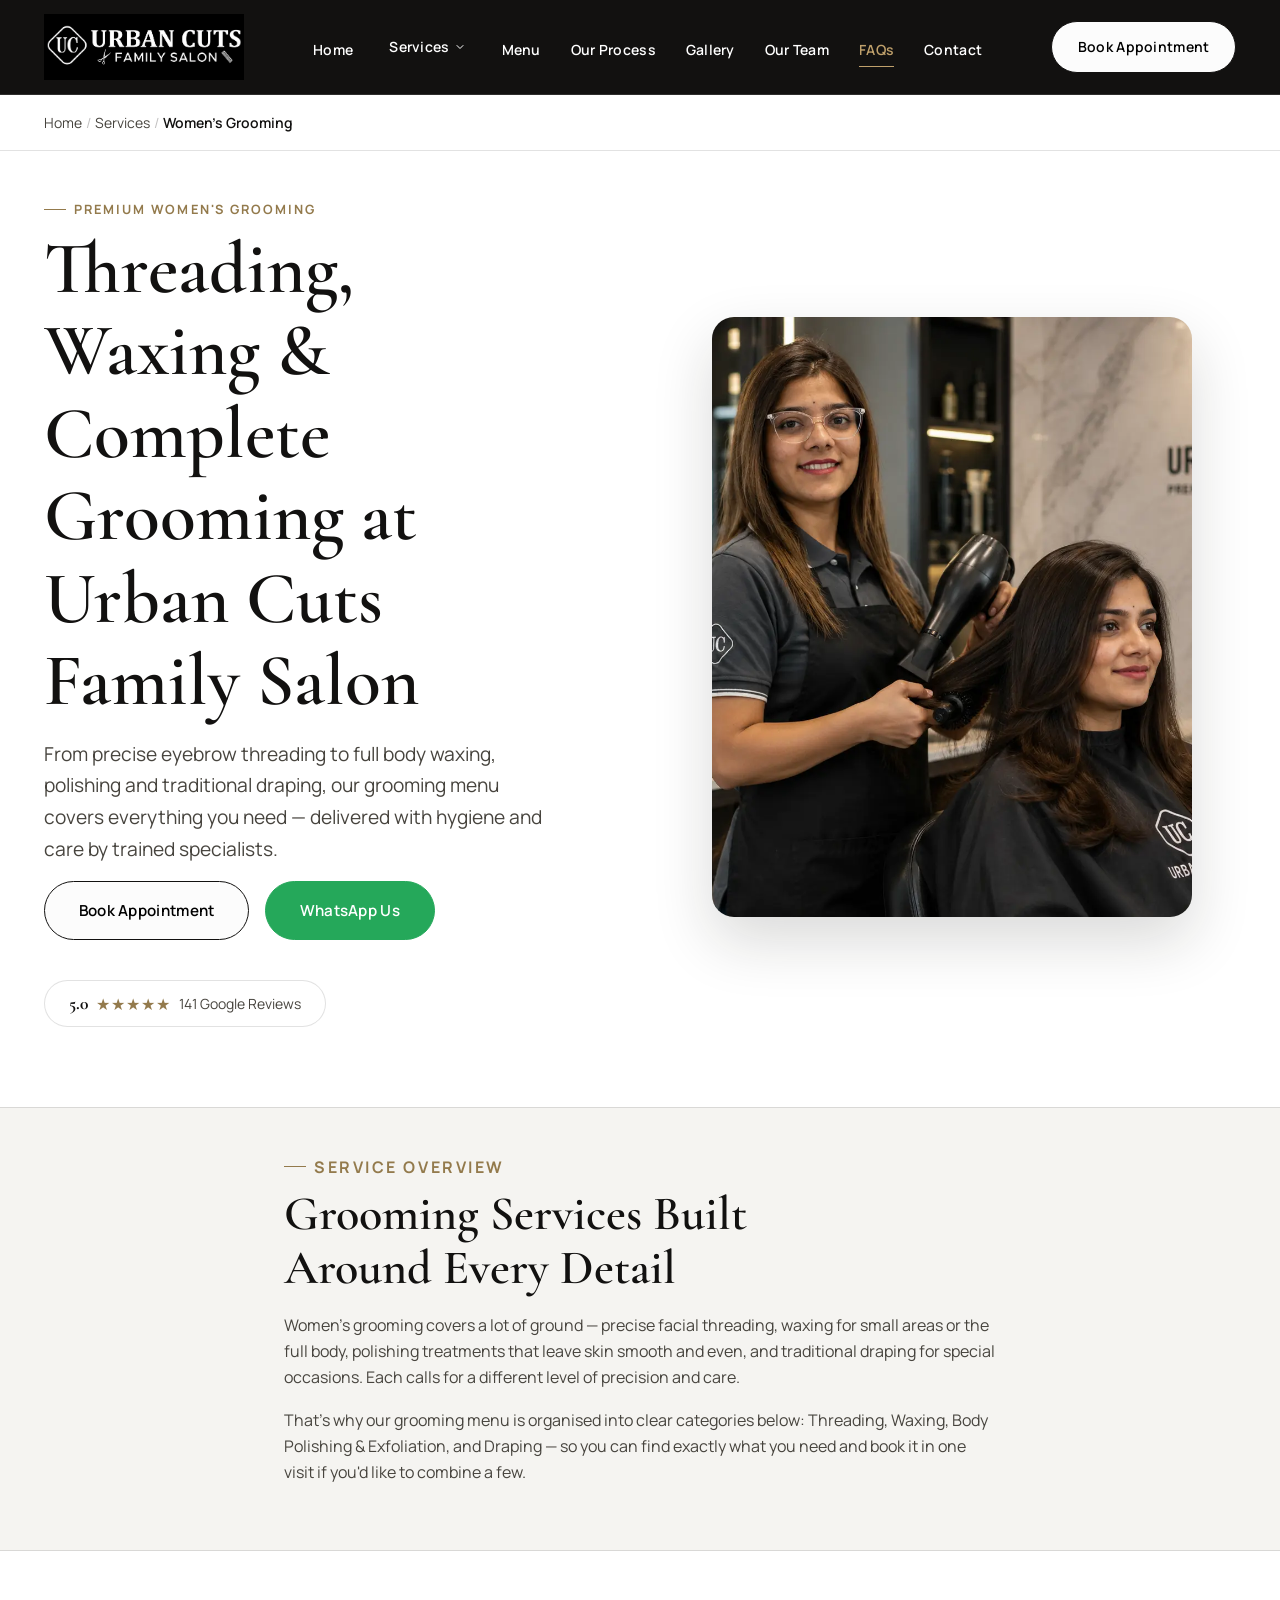
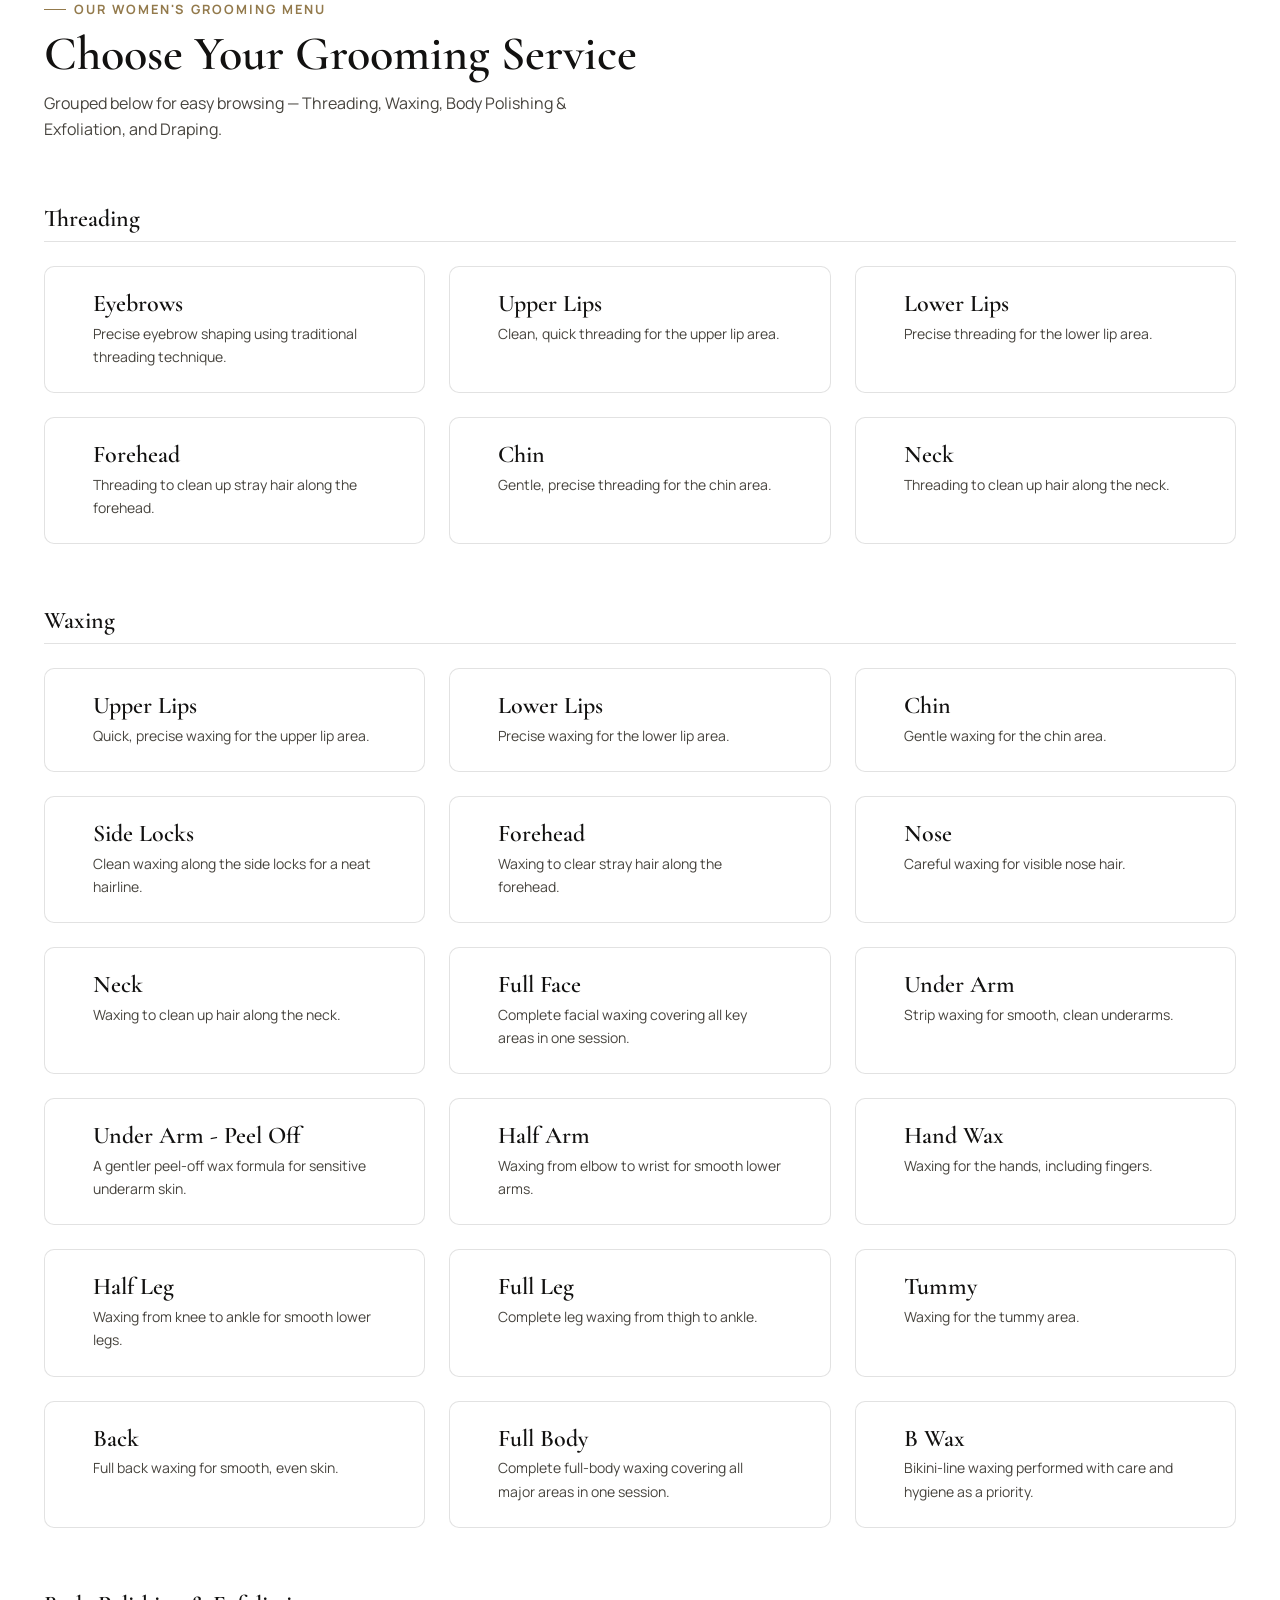
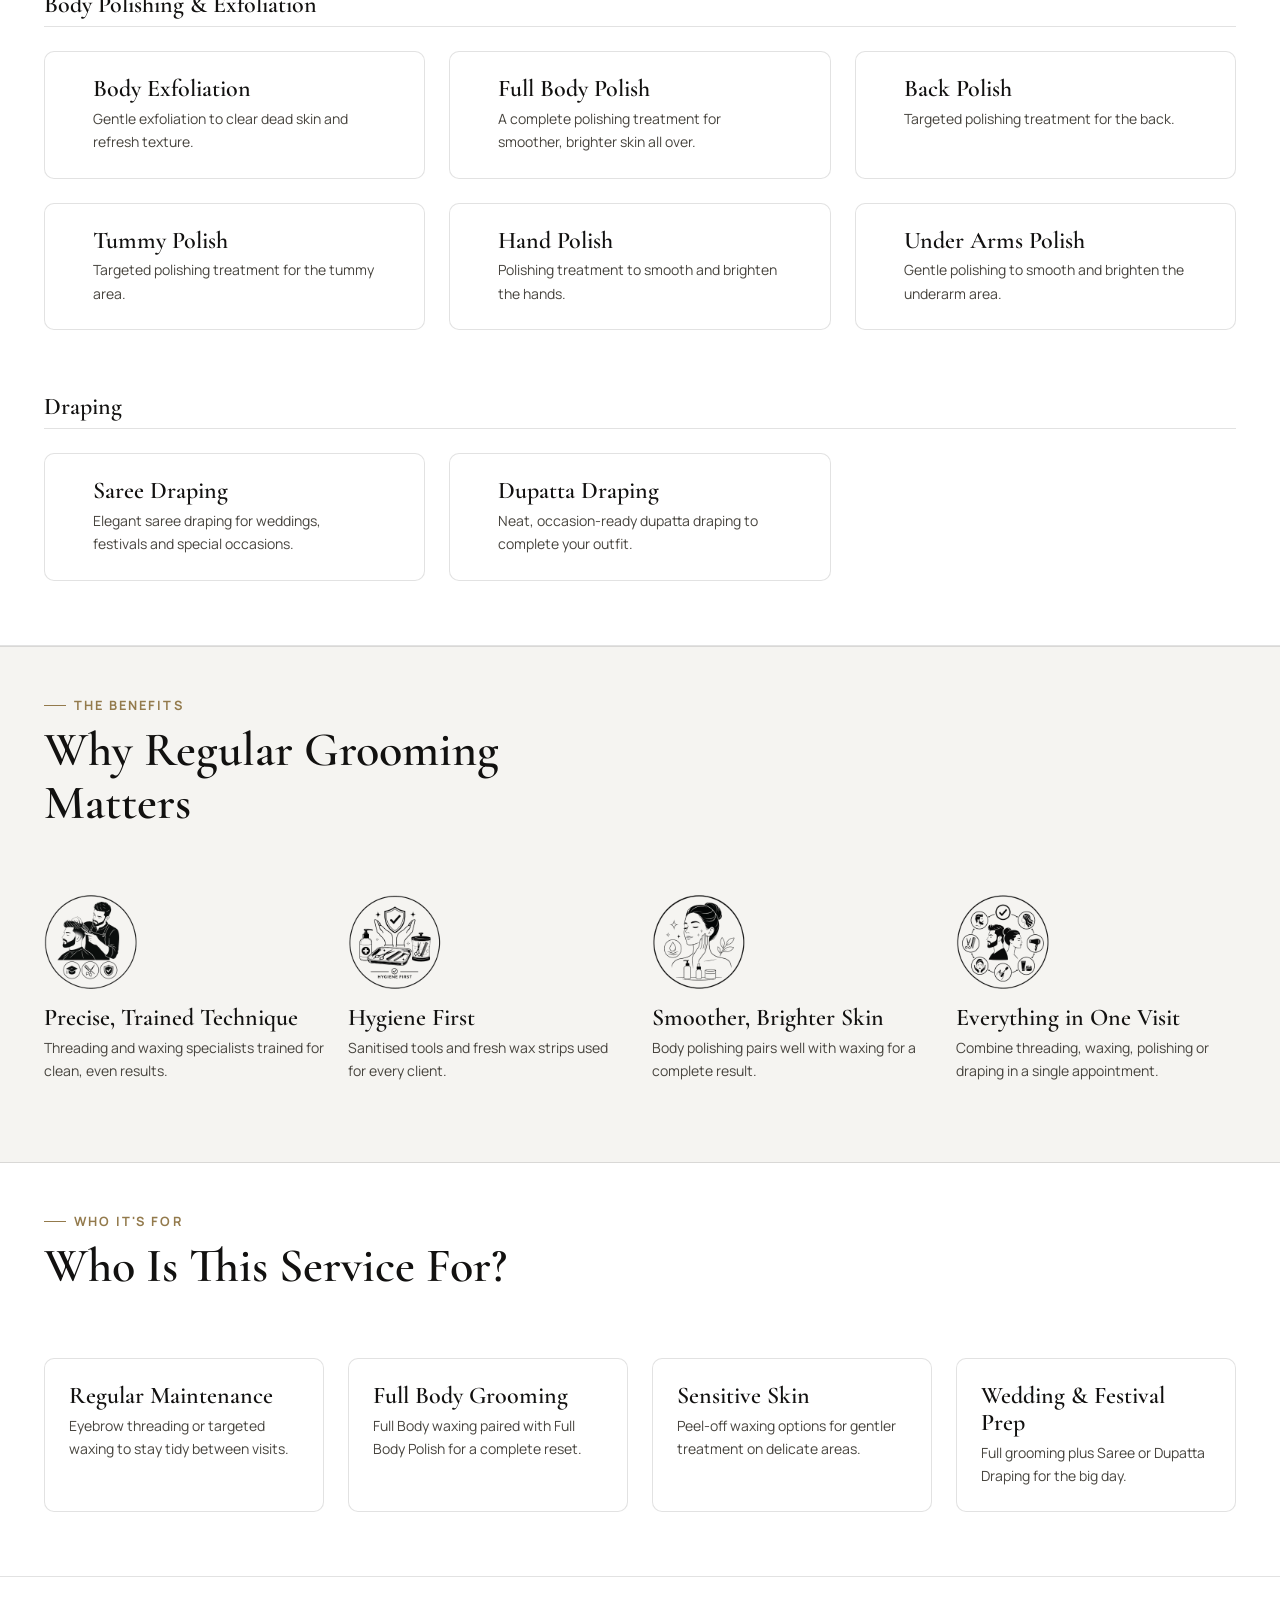
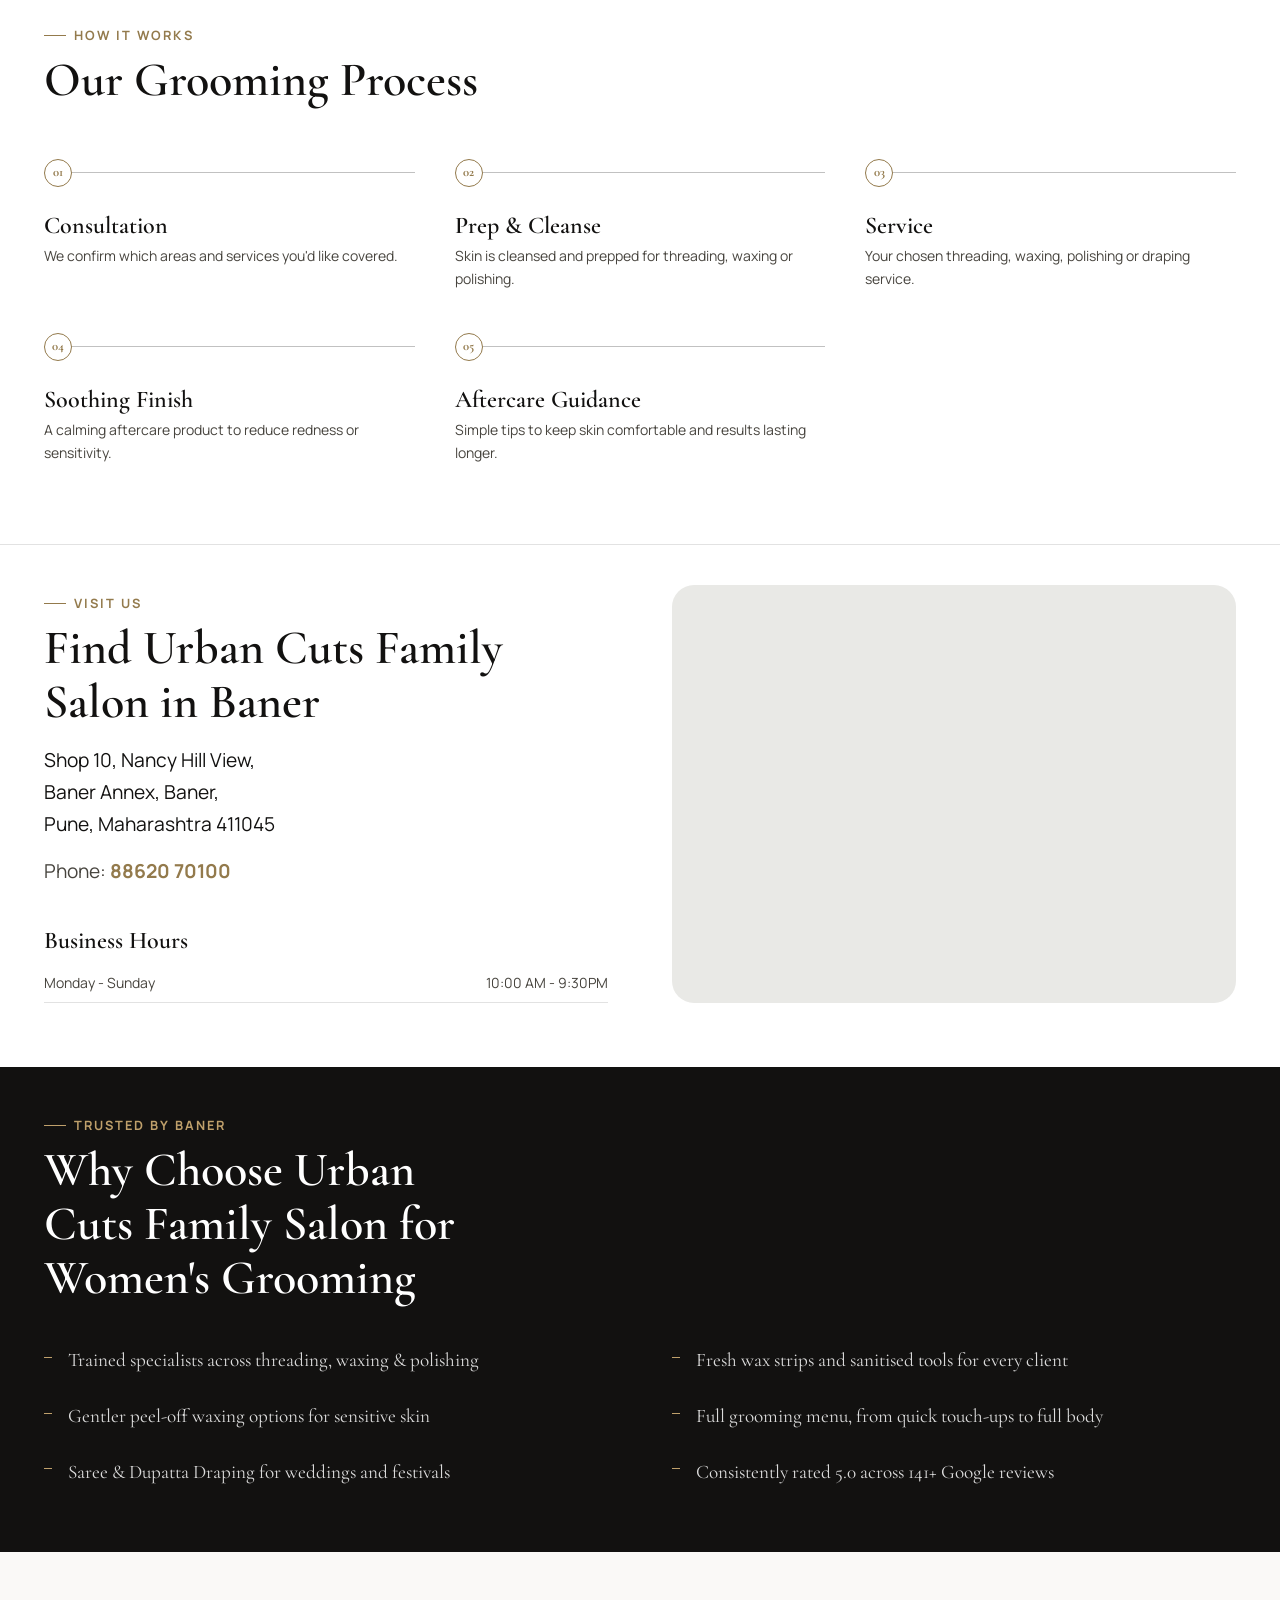
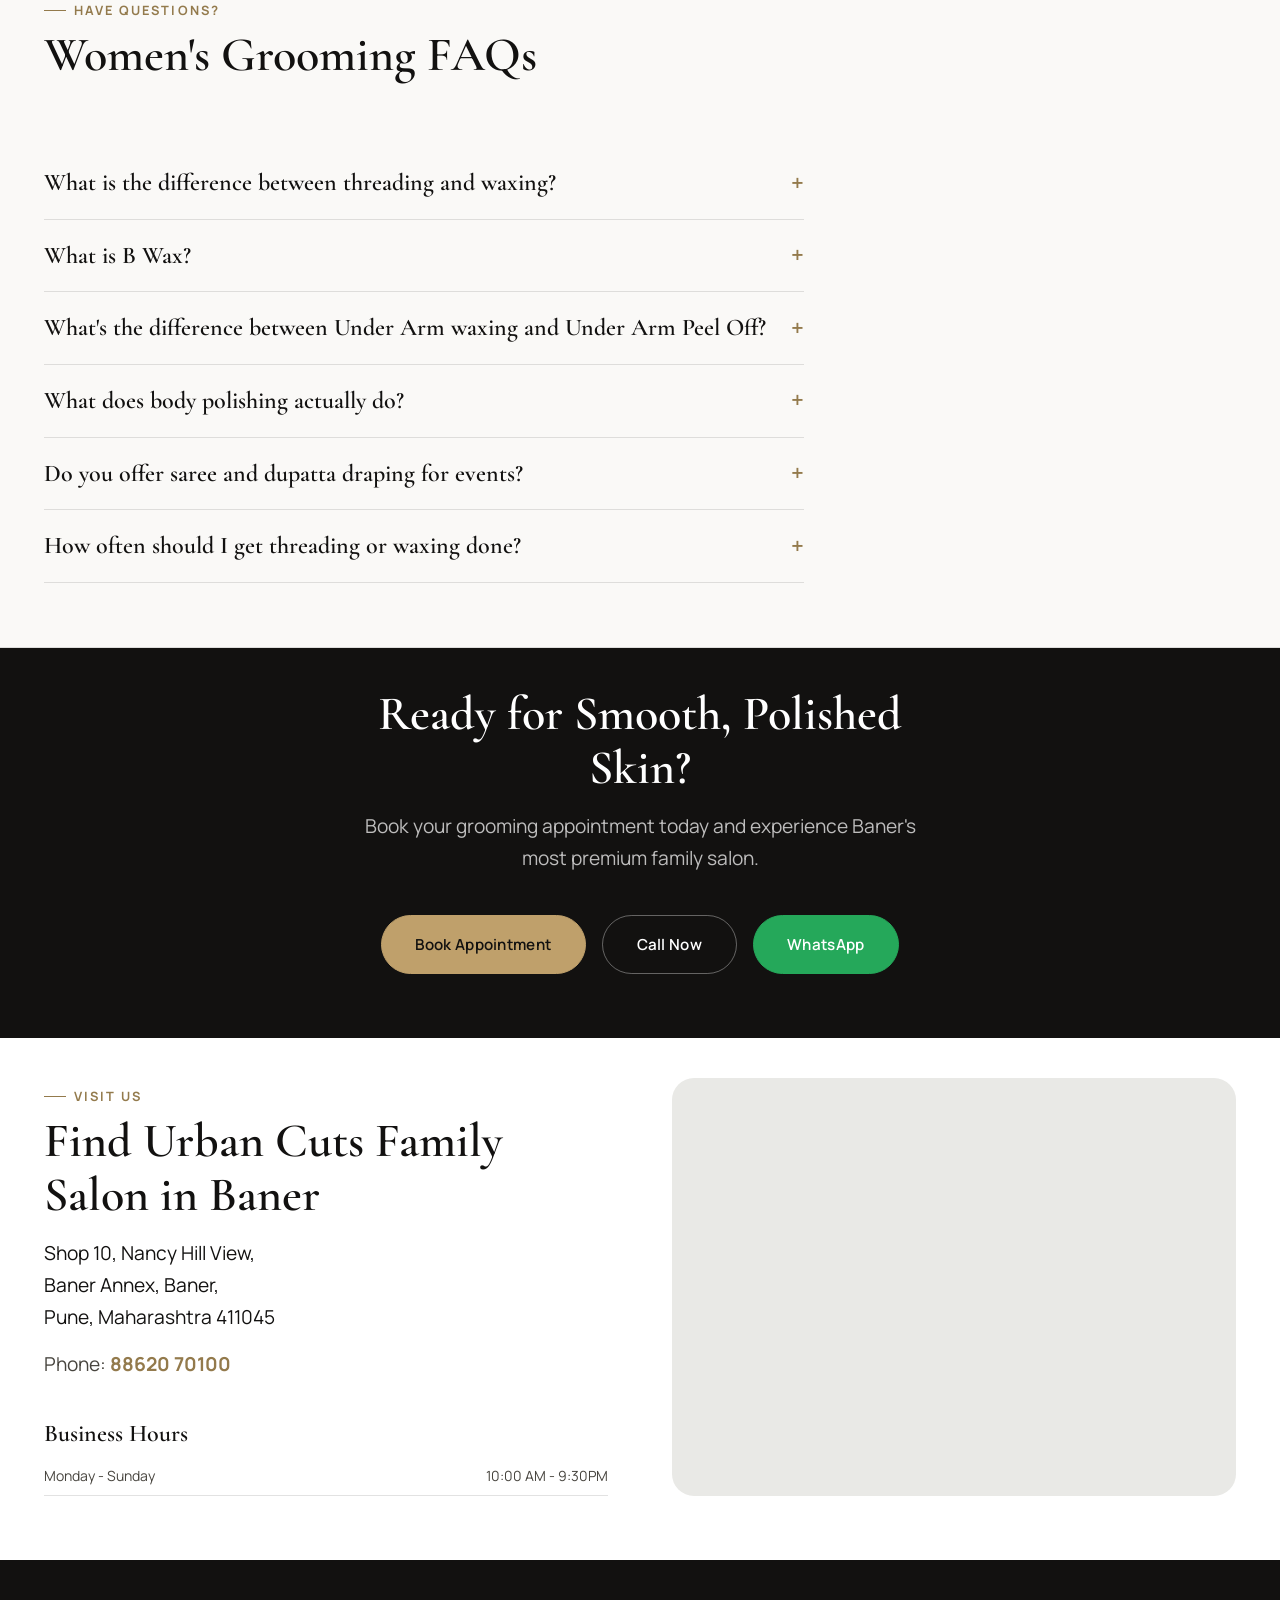
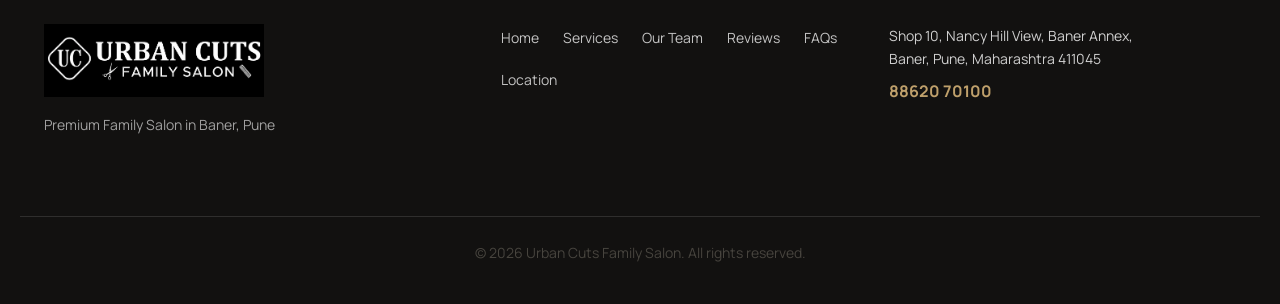
<file: womens-grooming.html>
<!DOCTYPE html>
<html lang="en">
<head>
    <!-- Google tag (gtag.js) -->
<script async src="https://www.googletagmanager.com/gtag/js?id=AW-18101152438"></script>
<script>
  window.dataLayer = window.dataLayer || [];
  function gtag(){dataLayer.push(arguments);}
  gtag('js', new Date());

  gtag('config', 'AW-18101152438');
</script>

<!-- Event snippet for Phone call lead conversion page
In your html page, add the snippet and call gtag_report_conversion when someone clicks on the chosen link or button. -->
<script>
function gtag_report_conversion(url) {
  var callback = function () {
    if (typeof(url) != 'undefined') {
      window.location = url;
    }
  };
  gtag('event', 'conversion', {
      'send_to': 'AW-18101152438/30ylCP666bIcELbVprdD',
      'event_callback': callback
  });
  return false;
}
</script>

<script type="text/javascript">
    (function(c,l,a,r,i,t,y){
        c[a]=c[a]||function(){(c[a].q=c[a].q||[]).push(arguments)};
        t=l.createElement(r);t.async=1;t.src="https://www.clarity.ms/tag/"+i;
        y=l.getElementsByTagName(r)[0];y.parentNode.insertBefore(t,y);
    })(window, document, "clarity", "script", "xy682p0bgi");
</script>

    <meta charset="UTF-8">
    <meta name="viewport" content="width=device-width, initial-scale=1.0">

    <!-- Primary SEO Meta -->
    <title>Women's Grooming in Baner, Pune | Threading, Waxing &amp; More | Urban Cuts Family Salon</title>
    <meta name="description" content="Threading, waxing, body polishing and draping services at Urban Cuts Family Salon, Baner's premium family salon. Rated 5.0 with 141+ reviews. Book your grooming appointment today.">
    <meta name="keywords" content="Women's Grooming Baner, Threading Baner, Waxing Baner, Full Body Wax Baner, Body Polishing Baner, Saree Draping Baner, Dupatta Draping Baner">
    <meta name="robots" content="index, follow">
    <meta name="author" content="Urban Cuts Family Salon">
    <link rel="canonical" href="https://www.urbancuts.example/services/womens-grooming.html">

    <!-- Favicon Placeholder -->
    <link rel="icon" type="image/png" sizes="32x32" href="/assets/favicon/favicon-32x32.png">
    <link rel="icon" type="image/png" sizes="16x16" href="/assets/favicon/favicon-16x16.png">
    <link rel="apple-touch-icon" href="/assets/favicon/apple-touch-icon.png">

        <!-- Stylesheet (to be provided separately) -->
    <link rel="stylesheet" href="styles.css">

    <!-- Open Graph Placeholders -->
    <meta property="og:type" content="website">
    <meta property="og:title" content="Women's Grooming in Baner, Pune | Threading, Waxing &amp; More | Urban Cuts Family Salon">
    <meta property="og:description" content="Threading, waxing, body polishing and draping — premium women's grooming at Urban Cuts Family Salon, Baner.">
    <meta property="og:image" content="/assets/images/services/womens-grooming-og-cover.jpg">
    <meta property="og:url" content="https://www.urbancuts.example/services/womens-grooming.html">
    <meta property="og:site_name" content="Urban Cuts Family Salon">
    <meta property="og:locale" content="en_IN">

    <!-- Twitter Placeholders -->
    <meta name="twitter:card" content="summary_large_image">
    <meta name="twitter:title" content="Women's Grooming in Baner, Pune | Threading, Waxing &amp; More | Urban Cuts Family Salon">
    <meta name="twitter:description" content="Threading, waxing, body polishing and draping — premium women's grooming at Urban Cuts Family Salon, Baner.">
    <meta name="twitter:image" content="/assets/images/services/womens-grooming-twitter-cover.jpg">

    <!-- Fonts -->
    <link rel="preconnect" href="https://fonts.googleapis.com">
    <link rel="preconnect" href="https://fonts.gstatic.com" crossorigin>
    <link href="https://fonts.googleapis.com/css2?family=Cormorant+Garamond:wght@400;500;600;700&family=Manrope:wght@400;500;600;700&display=swap" rel="stylesheet">

    <!-- Service JSON-LD Placeholder -->
    <script type="application/ld+json">
    {
        "@context": "https://schema.org",
        "@type": "Service",
        "serviceType": "Women's Grooming",
        "name": "Women's Grooming at Urban Cuts Family Salon",
        "provider": {
            "@type": "BeautySalon",
            "name": "Urban Cuts Family Salon",
            "image": "/assets/images/og-cover.jpg",
            "telephone": "+91-88620-70100",
            "priceRange": "₹₹₹",
            "address": {
                "@type": "PostalAddress",
                "streetAddress": "Shop 10, Nancy Hill View, Baner Annex",
                "addressLocality": "Baner, Pune",
                "addressRegion": "Maharashtra",
                "postalCode": "411045",
                "addressCountry": "IN"
            },
            "aggregateRating": {
                "@type": "AggregateRating",
                "ratingValue": "5.0",
                "reviewCount": "141"
            }
        },
        "hasOfferCatalog": {
            "@type": "OfferCatalog",
            "name": "Women's Grooming Services",
            "itemListElement": [
                { "@type": "Offer", "itemOffered": { "@type": "Service", "name": "Threading - Eyebrows" } },
                { "@type": "Offer", "itemOffered": { "@type": "Service", "name": "Threading - Upper Lips" } },
                { "@type": "Offer", "itemOffered": { "@type": "Service", "name": "Threading - Lower Lips" } },
                { "@type": "Offer", "itemOffered": { "@type": "Service", "name": "Threading - Forehead" } },
                { "@type": "Offer", "itemOffered": { "@type": "Service", "name": "Threading - Chin" } },
                { "@type": "Offer", "itemOffered": { "@type": "Service", "name": "Threading - Neck" } },
                { "@type": "Offer", "itemOffered": { "@type": "Service", "name": "Waxing - Upper Lips" } },
                { "@type": "Offer", "itemOffered": { "@type": "Service", "name": "Waxing - Lower Lips" } },
                { "@type": "Offer", "itemOffered": { "@type": "Service", "name": "Waxing - Chin" } },
                { "@type": "Offer", "itemOffered": { "@type": "Service", "name": "Waxing - Side Locks" } },
                { "@type": "Offer", "itemOffered": { "@type": "Service", "name": "Waxing - Forehead" } },
                { "@type": "Offer", "itemOffered": { "@type": "Service", "name": "Waxing - Nose" } },
                { "@type": "Offer", "itemOffered": { "@type": "Service", "name": "Waxing - Neck" } },
                { "@type": "Offer", "itemOffered": { "@type": "Service", "name": "Waxing - Full Face" } },
                { "@type": "Offer", "itemOffered": { "@type": "Service", "name": "Waxing - Under Arm" } },
                { "@type": "Offer", "itemOffered": { "@type": "Service", "name": "Waxing - Under Arm Peel Off" } },
                { "@type": "Offer", "itemOffered": { "@type": "Service", "name": "Waxing - Half Arm" } },
                { "@type": "Offer", "itemOffered": { "@type": "Service", "name": "Waxing - Hand Wax" } },
                { "@type": "Offer", "itemOffered": { "@type": "Service", "name": "Waxing - Half Leg" } },
                { "@type": "Offer", "itemOffered": { "@type": "Service", "name": "Waxing - Full Leg" } },
                { "@type": "Offer", "itemOffered": { "@type": "Service", "name": "Waxing - Tummy" } },
                { "@type": "Offer", "itemOffered": { "@type": "Service", "name": "Waxing - Back" } },
                { "@type": "Offer", "itemOffered": { "@type": "Service", "name": "Waxing - Full Body" } },
                { "@type": "Offer", "itemOffered": { "@type": "Service", "name": "Waxing - B Wax" } },
                { "@type": "Offer", "itemOffered": { "@type": "Service", "name": "Body Exfoliation" } },
                { "@type": "Offer", "itemOffered": { "@type": "Service", "name": "Full Body Polish" } },
                { "@type": "Offer", "itemOffered": { "@type": "Service", "name": "Back Polish" } },
                { "@type": "Offer", "itemOffered": { "@type": "Service", "name": "Tummy Polish" } },
                { "@type": "Offer", "itemOffered": { "@type": "Service", "name": "Hand Polish" } },
                { "@type": "Offer", "itemOffered": { "@type": "Service", "name": "Under Arms Polish" } },
                { "@type": "Offer", "itemOffered": { "@type": "Service", "name": "Saree Draping" } },
                { "@type": "Offer", "itemOffered": { "@type": "Service", "name": "Dupatta Draping" } }
            ]
        },
        "areaServed": ["Baner", "Balewadi", "Pashan", "Aundh", "Sus", "Mahalunge"],
        "url": "https://www.urbancuts.example/services/womens-grooming.html"
    }
    </script>

    <!-- Breadcrumb JSON-LD Placeholder -->
    <script type="application/ld+json">
    {
        "@context": "https://schema.org",
        "@type": "BreadcrumbList",
        "itemListElement": [
            { "@type": "ListItem", "position": 1, "name": "Home", "item": "https://www.urbancuts.example/" },
            { "@type": "ListItem", "position": 2, "name": "Services", "item": "https://www.urbancuts.example/#services" },
            { "@type": "ListItem", "position": 3, "name": "Women's Grooming", "item": "https://www.urbancuts.example/services/womens-grooming.html" }
        ]
    }
    </script>

    <!-- FAQ JSON-LD Placeholder -->
    <script type="application/ld+json">
    {
        "@context": "https://schema.org",
        "@type": "FAQPage",
        "mainEntity": [
            {
                "@type": "Question",
                "name": "What is the difference between threading and waxing?",
                "acceptedAnswer": { "@type": "Answer", "text": "Threading removes hair at the follicle using twisted cotton thread and is ideal for precise areas like eyebrows and facial hair. Waxing removes hair over larger areas at once and typically lasts longer between sessions." }
            },
            {
                "@type": "Question",
                "name": "What is B Wax?",
                "acceptedAnswer": { "@type": "Answer", "text": "B Wax refers to bikini-line waxing, a more intimate waxing service performed with care and hygiene as a priority. Speak with our team to discuss the specific coverage you'd like." }
            },
            {
                "@type": "Question",
                "name": "What's the difference between Under Arm waxing and Under Arm Peel Off?",
                "acceptedAnswer": { "@type": "Answer", "text": "Both remove underarm hair; Peel Off uses a peel-off wax formula that's gentler and often preferred for sensitive underarm skin, while regular Under Arm waxing uses strip wax." }
            },
            {
                "@type": "Question",
                "name": "What does body polishing actually do?",
                "acceptedAnswer": { "@type": "Answer", "text": "Body polishing exfoliates dead skin and evens out texture and tone, leaving skin smoother and brighter. It pairs well with waxing for a complete grooming session." }
            },
            {
                "@type": "Question",
                "name": "Do you offer saree and dupatta draping for events?",
                "acceptedAnswer": { "@type": "Answer", "text": "Yes, our team offers Saree Draping and Dupatta Draping services, ideal for weddings, festivals and special occasions — book ahead to secure your slot." }
            },
            {
                "@type": "Question",
                "name": "How often should I get threading or waxing done?",
                "acceptedAnswer": { "@type": "Answer", "text": "Threading is typically touched up every 2 to 3 weeks, while waxing generally lasts 3 to 4 weeks depending on your hair growth cycle." }
            }
        ]
    }
    </script>

</head>
<body>

    <a class="skip-link" href="#main-content">Skip to main content</a>

    <!-- =========================================================
         HEADER (identical structure to index.html)
    ========================================================== -->
    <header class="site-header" id="top">
        <div class="container header__inner">
            <a href="index.html" class="logo" aria-label="Urban Cuts Family Salon Home">
                <img src="img/Urban-Cuts-Logo.webp" alt="Urban Cuts Family Salon - Premium Family Salon in Baner" width="220" height="82" loading="eager">
            </a>

            <nav class="main-nav" aria-label="Primary navigation">
                <button class="nav-toggle" type="button" aria-expanded="false" aria-controls="primary-menu" aria-label="Toggle navigation menu">
                    <span class="nav-toggle__bar"></span>
                    <span class="nav-toggle__bar"></span>
                    <span class="nav-toggle__bar"></span>
                </button>
                <ul id="primary-menu" class="nav-menu">
                    <li><a href="index.html">Home</a></li>
                    <li class="nav-item nav-item--dropdown">
                        <button class="nav-dropdown-trigger" type="button" aria-expanded="false" aria-haspopup="true" aria-controls="services-dropdown">
                            Services
                            <svg class="nav-dropdown-chevron" viewBox="0 0 24 24" width="12" height="12" aria-hidden="true"><path d="M6 9l6 6 6-6" fill="none" stroke="currentColor" stroke-width="2" stroke-linecap="round" stroke-linejoin="round"/></svg>
                        </button>
                        <ul class="nav-dropdown" id="services-dropdown">
                            <li><a href="hair.html">Hair</a></li>
                            <li><a href="hair-treatments.html">Hair Treatments</a></li>
                            <li><a href="hair-colour.html">Hair Colour</a></li>
                            <li><a href="skin-care.html">Skin Care</a></li>
                            <li><a href="hands-feet.html">Hands &amp; Feet</a></li>
                            <li><a href="mens-grooming.html">Men's Grooming</a></li>
                            <li><a href="womens-grooming.html">Women's Grooming</a></li>
                            <li><a href="makeup.html">Make Up</a></li>
                            <li><a href="massage.html">Massage</a></li>
                        </ul>
                    </li>
                    <li><a href="#sub-services">Menu</a></li>
                    <li><a href="#process">Our Process</a></li>
                    <li><a href="#gallery">Gallery</a></li>
                    <li><a href="index.html#team">Our Team</a></li>
                    <li><a href="#faqs">FAQs</a></li>
                    <li><a href="https://urbancutsfamilysalon.setmore.com/" target="_blank">Contact</a></li>
                </ul>
            </nav>

            <div class="header__cta">
                <!-- <a href="tel:+918862070100" onclick="return gtag_report_conversion('tel:+918862070100');" class="btn btn--ghost" aria-label="Call Urban Cuts Family Salon">Call Now</a> -->
                <a href="https://urbancutsfamilysalon.setmore.com/" target="_blank" class="btn btn--primary">Book Appointment</a>
            </div>
        </div>
    </header>

    <!-- =========================================================
         BREADCRUMB
    ========================================================== -->
    <nav class="breadcrumb" aria-label="Breadcrumb">
        <div class="container">
            <ol>
                <li><a href="index.html">Home</a></li>
                <li><a href="index.html#services">Services</a></li>
                <li aria-current="page">Women's Grooming</li>
            </ol>
        </div>
    </nav>

    <main id="main-content">

        <!-- =========================================================
             HERO
        ========================================================== -->
        <section class="hero" id="hero" aria-labelledby="hero-heading">
            <div class="container hero__inner">
                <div class="hero__content">
                    <p class="eyebrow">Premium Women's Grooming</p>
                    <h1 id="hero-heading">Threading, Waxing &amp; Complete Grooming at Urban Cuts Family Salon</h1>
                    <p class="hero__description">
                        From precise eyebrow threading to full body waxing, polishing and traditional draping,
                        our grooming menu covers everything you need — delivered with hygiene and care by
                        trained specialists.
                    </p>

                    <div class="hero__actions">
                        <a href="https://urbancutsfamilysalon.setmore.com/" target="_blank" class="btn btn--primary btn--lg">Book Appointment</a>
                        <a href="https://wa.me/918862070100" class="btn btn--whatsapp btn--lg" target="_blank" rel="noopener noreferrer" aria-label="Chat with Urban Cuts Family Salon on WhatsApp">
                            <span aria-hidden="true">WhatsApp Us</span>
                        </a>
                    </div>

                    <div class="hero__rating" aria-label="Google rating summary">
                        <span class="hero__rating-score">5.0</span>
                        <span class="hero__rating-stars" aria-hidden="true">★★★★★</span>
                        <span class="hero__rating-count">141 Google Reviews</span>
                    </div>
                </div>

                <div class="hero__media">
                    <img src="img/women's-grooming.webp" alt="Threading service being performed at Urban Cuts Family Salon in Baner" width="480" height="360" loading="eager">
                </div>
            </div>
        </section>

        <!-- =========================================================
             SERVICE OVERVIEW
        ========================================================== -->
        <section class="overview" id="overview" aria-labelledby="overview-heading">
            <div class="container overview__inner">
                <p class="eyebrow">Service Overview</p>
                <h2 id="overview-heading">Grooming Services Built Around Every Detail</h2>
                <p>
                    Women's grooming covers a lot of ground — precise facial threading, waxing for small areas
                    or the full body, polishing treatments that leave skin smooth and even, and traditional
                    draping for special occasions. Each calls for a different level of precision and care.
                </p>
                <p>
                    That's why our grooming menu is organised into clear categories below: Threading, Waxing,
                    Body Polishing &amp; Exfoliation, and Draping — so you can find exactly what you need and
                    book it in one visit if you'd like to combine a few.
                </p>
            </div>
        </section>

        <!-- =========================================================
             SUB-SERVICES — OUR WOMEN'S GROOMING MENU
        ========================================================== -->
        <section class="services" id="sub-services" aria-labelledby="sub-services-heading">
            <div class="container">
                <p class="eyebrow">Our Women's Grooming Menu</p>
                <h2 id="sub-services-heading">Choose Your Grooming Service</h2>
                <p class="services__intro">
                    Grouped below for easy browsing — Threading, Waxing, Body Polishing &amp; Exfoliation, and Draping.
                </p>

                <div class="services__group">
                    <h3 class="services__group-title">Threading</h3>
                    <ul class="services__grid">
                        <li class="service-card" data-reveal>
                            <h3>Eyebrows</h3>
                            <p>Precise eyebrow shaping using traditional threading technique.</p>
                        </li>
                        <li class="service-card" data-reveal>
                            <h3>Upper Lips</h3>
                            <p>Clean, quick threading for the upper lip area.</p>
                        </li>
                        <li class="service-card" data-reveal>
                            <h3>Lower Lips</h3>
                            <p>Precise threading for the lower lip area.</p>
                        </li>
                        <li class="service-card" data-reveal>
                            <h3>Forehead</h3>
                            <p>Threading to clean up stray hair along the forehead.</p>
                        </li>
                        <li class="service-card" data-reveal>
                            <h3>Chin</h3>
                            <p>Gentle, precise threading for the chin area.</p>
                        </li>
                        <li class="service-card" data-reveal>
                            <h3>Neck</h3>
                            <p>Threading to clean up hair along the neck.</p>
                        </li>
                    </ul>
                </div>

                <div class="services__group">
                    <h3 class="services__group-title">Waxing</h3>
                    <ul class="services__grid">
                        <li class="service-card" data-reveal>
                            <h3>Upper Lips</h3>
                            <p>Quick, precise waxing for the upper lip area.</p>
                        </li>
                        <li class="service-card" data-reveal>
                            <h3>Lower Lips</h3>
                            <p>Precise waxing for the lower lip area.</p>
                        </li>
                        <li class="service-card" data-reveal>
                            <h3>Chin</h3>
                            <p>Gentle waxing for the chin area.</p>
                        </li>
                        <li class="service-card" data-reveal>
                            <h3>Side Locks</h3>
                            <p>Clean waxing along the side locks for a neat hairline.</p>
                        </li>
                        <li class="service-card" data-reveal>
                            <h3>Forehead</h3>
                            <p>Waxing to clear stray hair along the forehead.</p>
                        </li>
                        <li class="service-card" data-reveal>
                            <h3>Nose</h3>
                            <p>Careful waxing for visible nose hair.</p>
                        </li>
                        <li class="service-card" data-reveal>
                            <h3>Neck</h3>
                            <p>Waxing to clean up hair along the neck.</p>
                        </li>
                        <li class="service-card" data-reveal>
                            <h3>Full Face</h3>
                            <p>Complete facial waxing covering all key areas in one session.</p>
                        </li>
                        <li class="service-card" data-reveal>
                            <h3>Under Arm</h3>
                            <p>Strip waxing for smooth, clean underarms.</p>
                        </li>
                        <li class="service-card" data-reveal>
                            <h3>Under Arm - Peel Off</h3>
                            <p>A gentler peel-off wax formula for sensitive underarm skin.</p>
                        </li>
                        <li class="service-card" data-reveal>
                            <h3>Half Arm</h3>
                            <p>Waxing from elbow to wrist for smooth lower arms.</p>
                        </li>
                        <li class="service-card" data-reveal>
                            <h3>Hand Wax</h3>
                            <p>Waxing for the hands, including fingers.</p>
                        </li>
                        <li class="service-card" data-reveal>
                            <h3>Half Leg</h3>
                            <p>Waxing from knee to ankle for smooth lower legs.</p>
                        </li>
                        <li class="service-card" data-reveal>
                            <h3>Full Leg</h3>
                            <p>Complete leg waxing from thigh to ankle.</p>
                        </li>
                        <li class="service-card" data-reveal>
                            <h3>Tummy</h3>
                            <p>Waxing for the tummy area.</p>
                        </li>
                        <li class="service-card" data-reveal>
                            <h3>Back</h3>
                            <p>Full back waxing for smooth, even skin.</p>
                        </li>
                        <li class="service-card" data-reveal>
                            <h3>Full Body</h3>
                            <p>Complete full-body waxing covering all major areas in one session.</p>
                        </li>
                        <li class="service-card" data-reveal>
                            <h3>B Wax</h3>
                            <p>Bikini-line waxing performed with care and hygiene as a priority.</p>
                        </li>
                    </ul>
                </div>

                <div class="services__group">
                    <h3 class="services__group-title">Body Polishing &amp; Exfoliation</h3>
                    <ul class="services__grid">
                        <li class="service-card" data-reveal>
                            <h3>Body Exfoliation</h3>
                            <p>Gentle exfoliation to clear dead skin and refresh texture.</p>
                        </li>
                        <li class="service-card" data-reveal>
                            <h3>Full Body Polish</h3>
                            <p>A complete polishing treatment for smoother, brighter skin all over.</p>
                        </li>
                        <li class="service-card" data-reveal>
                            <h3>Back Polish</h3>
                            <p>Targeted polishing treatment for the back.</p>
                        </li>
                        <li class="service-card" data-reveal>
                            <h3>Tummy Polish</h3>
                            <p>Targeted polishing treatment for the tummy area.</p>
                        </li>
                        <li class="service-card" data-reveal>
                            <h3>Hand Polish</h3>
                            <p>Polishing treatment to smooth and brighten the hands.</p>
                        </li>
                        <li class="service-card" data-reveal>
                            <h3>Under Arms Polish</h3>
                            <p>Gentle polishing to smooth and brighten the underarm area.</p>
                        </li>
                    </ul>
                </div>

                <div class="services__group">
                    <h3 class="services__group-title">Draping</h3>
                    <ul class="services__grid">
                        <li class="service-card" data-reveal>
                            <h3>Saree Draping</h3>
                            <p>Elegant saree draping for weddings, festivals and special occasions.</p>
                        </li>
                        <li class="service-card" data-reveal>
                            <h3>Dupatta Draping</h3>
                            <p>Neat, occasion-ready dupatta draping to complete your outfit.</p>
                        </li>
                    </ul>
                </div>
            </div>
        </section>

        <!-- =========================================================
             BENEFITS
        ========================================================== -->
        <section class="why-us" id="benefits" aria-labelledby="benefits-heading">
            <div class="container">
                <p class="eyebrow">The Benefits</p>
                <h2 id="benefits-heading">Why Regular Grooming Matters</h2>

                <ul class="why-us__grid">
                    <li class="why-us__item" data-reveal>
                        <img src="icons/precise-trained-technique.webp" alt="" width="40" height="40" loading="lazy" aria-hidden="true">
                        <h3>Precise, Trained Technique</h3>
                        <p>Threading and waxing specialists trained for clean, even results.</p>
                    </li>
                    <li class="why-us__item" data-reveal>
                        <img src="icons/hygiene-first.webp" alt="" width="40" height="40" loading="lazy" aria-hidden="true">
                        <h3>Hygiene First</h3>
                        <p>Sanitised tools and fresh wax strips used for every client.</p>
                    </li>
                    <li class="why-us__item" data-reveal>
                        <img src="icons/smoother-brighter-skin.webp" alt="" width="40" height="40" loading="lazy" aria-hidden="true">
                        <h3>Smoother, Brighter Skin</h3>
                        <p>Body polishing pairs well with waxing for a complete result.</p>
                    </li>
                    <li class="why-us__item" data-reveal>
                        <img src="icons/everything-in-one-visit.webp" alt="" width="40" height="40" loading="lazy" aria-hidden="true">
                        <h3>Everything in One Visit</h3>
                        <p>Combine threading, waxing, polishing or draping in a single appointment.</p>
                    </li>
                </ul>
            </div>
        </section>

        <!-- =========================================================
             WHO IS THIS SERVICE FOR
        ========================================================== -->
        <section class="audience" id="audience" aria-labelledby="audience-heading">
            <div class="container">
                <p class="eyebrow">Who It's For</p>
                <h2 id="audience-heading">Who Is This Service For?</h2>

                <ul class="audience__grid">
                    <li class="audience-card" data-reveal>
                        <h3>Regular Maintenance</h3>
                        <p>Eyebrow threading or targeted waxing to stay tidy between visits.</p>
                    </li>
                    <li class="audience-card" data-reveal>
                        <h3>Full Body Grooming</h3>
                        <p>Full Body waxing paired with Full Body Polish for a complete reset.</p>
                    </li>
                    <li class="audience-card" data-reveal>
                        <h3>Sensitive Skin</h3>
                        <p>Peel-off waxing options for gentler treatment on delicate areas.</p>
                    </li>
                    <li class="audience-card" data-reveal>
                        <h3>Wedding &amp; Festival Prep</h3>
                        <p>Full grooming plus Saree or Dupatta Draping for the big day.</p>
                    </li>
                </ul>
            </div>
        </section>

        <!-- =========================================================
             OUR PROCESS
        ========================================================== -->
        <section class="experience" id="process" aria-labelledby="process-heading">
            <div class="container">
                <p class="eyebrow">How It Works</p>
                <h2 id="process-heading">Our Grooming Process</h2>

                <ol class="experience__timeline">
                    <li class="experience__step" data-reveal>
                        <span class="experience__step-number">01</span>
                        <h3>Consultation</h3>
                        <p>We confirm which areas and services you'd like covered.</p>
                    </li>
                    <li class="experience__step" data-reveal>
                        <span class="experience__step-number">02</span>
                        <h3>Prep &amp; Cleanse</h3>
                        <p>Skin is cleansed and prepped for threading, waxing or polishing.</p>
                    </li>
                    <li class="experience__step" data-reveal>
                        <span class="experience__step-number">03</span>
                        <h3>Service</h3>
                        <p>Your chosen threading, waxing, polishing or draping service.</p>
                    </li>
                    <li class="experience__step" data-reveal>
                        <span class="experience__step-number">04</span>
                        <h3>Soothing Finish</h3>
                        <p>A calming aftercare product to reduce redness or sensitivity.</p>
                    </li>
                    <li class="experience__step" data-reveal>
                        <span class="experience__step-number">05</span>
                        <h3>Aftercare Guidance</h3>
                        <p>Simple tips to keep skin comfortable and results lasting longer.</p>
                    </li>
                </ol>
            </div>
        </section>

        <!-- =========================================================
             BEFORE & AFTER GALLERY
        ========================================================== -->
        <!-- <section class="transformations" id="gallery" aria-labelledby="gallery-heading">
            <div class="container">
                <p class="eyebrow">Real Results</p>
                <h2 id="gallery-heading">Before &amp; After Gallery</h2>

                <ul class="transformations__grid">
                    <li class="transformation-card" data-reveal>
                        <div class="compare-slider" data-compare-slider>
                            <img class="compare-slider__img compare-slider__img--before" src="assets/images/services/womens-grooming-before-1.jpg" alt="Before eyebrow threading at Urban Cuts Family Salon" width="360" height="480" loading="lazy">
                            <img class="compare-slider__img compare-slider__img--after" src="assets/images/services/womens-grooming-after-1.jpg" alt="After eyebrow threading at Urban Cuts Family Salon" width="360" height="480" loading="lazy">
                            <span class="compare-slider__tag compare-slider__tag--before" aria-hidden="true">Before</span>
                            <span class="compare-slider__tag compare-slider__tag--after" aria-hidden="true">After</span>
                            <div class="compare-slider__line" aria-hidden="true">
                                <span class="compare-slider__handle">
                                    <svg viewBox="0 0 24 24" width="14" height="14" aria-hidden="true"><path d="M9 6l-6 6 6 6M15 6l6 6-6 6" fill="none" stroke="currentColor" stroke-width="2" stroke-linecap="round" stroke-linejoin="round"/></svg>
                                </span>
                            </div>
                            <input type="range" class="compare-slider__range" min="0" max="100" value="50" step="0.1" aria-label="Drag to compare before and after eyebrow threading">
                        </div>
                    </li>
                    <li class="transformation-card" data-reveal>
                        <div class="compare-slider" data-compare-slider>
                            <img class="compare-slider__img compare-slider__img--before" src="assets/images/services/womens-grooming-before-2.jpg" alt="Before full body waxing at Urban Cuts Family Salon" width="360" height="480" loading="lazy">
                            <img class="compare-slider__img compare-slider__img--after" src="assets/images/services/womens-grooming-after-2.jpg" alt="After full body waxing at Urban Cuts Family Salon" width="360" height="480" loading="lazy">
                            <span class="compare-slider__tag compare-slider__tag--before" aria-hidden="true">Before</span>
                            <span class="compare-slider__tag compare-slider__tag--after" aria-hidden="true">After</span>
                            <div class="compare-slider__line" aria-hidden="true">
                                <span class="compare-slider__handle">
                                    <svg viewBox="0 0 24 24" width="14" height="14" aria-hidden="true"><path d="M9 6l-6 6 6 6M15 6l6 6-6 6" fill="none" stroke="currentColor" stroke-width="2" stroke-linecap="round" stroke-linejoin="round"/></svg>
                                </span>
                            </div>
                            <input type="range" class="compare-slider__range" min="0" max="100" value="50" step="0.1" aria-label="Drag to compare before and after full body waxing">
                        </div>
                    </li>
                    <li class="transformation-card" data-reveal>
                        <div class="compare-slider" data-compare-slider>
                            <img class="compare-slider__img compare-slider__img--before" src="assets/images/services/womens-grooming-before-3.jpg" alt="Before saree draping at Urban Cuts Family Salon" width="360" height="480" loading="lazy">
                            <img class="compare-slider__img compare-slider__img--after" src="assets/images/services/womens-grooming-after-3.jpg" alt="After saree draping at Urban Cuts Family Salon" width="360" height="480" loading="lazy">
                            <span class="compare-slider__tag compare-slider__tag--before" aria-hidden="true">Before</span>
                            <span class="compare-slider__tag compare-slider__tag--after" aria-hidden="true">After</span>
                            <div class="compare-slider__line" aria-hidden="true">
                                <span class="compare-slider__handle">
                                    <svg viewBox="0 0 24 24" width="14" height="14" aria-hidden="true"><path d="M9 6l-6 6 6 6M15 6l6 6-6 6" fill="none" stroke="currentColor" stroke-width="2" stroke-linecap="round" stroke-linejoin="round"/></svg>
                                </span>
                            </div>
                            <input type="range" class="compare-slider__range" min="0" max="100" value="50" step="0.1" aria-label="Drag to compare before and after saree draping">
                        </div>
                    </li>
                </ul>
                <p class="transformations__hint">Drag the divider — move it left to reveal more of the &ldquo;after&rdquo; result, right for more of the &ldquo;before&rdquo;.</p>
            </div>
        </section> -->

                <!-- =========================================================
             LOCATION
        ========================================================== -->
        <section class="location" id="location" aria-labelledby="location-heading">
            <div class="container location__inner">
                <div class="location__details">
                    <p class="eyebrow">Visit Us</p>
                    <h2 id="location-heading">Find Urban Cuts Family Salon in Baner</h2>

                    <address class="location__address">
                        Shop 10, Nancy Hill View,<br>
                        Baner Annex, Baner,<br>
                        Pune, Maharashtra 411045
                    </address>

                    <p class="location__phone">
                        Phone: <a href="tel:+918862070100" onclick="return gtag_report_conversion('tel:+918862070100');">88620 70100</a>
                    </p>

                    <div class="location__hours">
                        <h3>Business Hours</h3>
                        <ul>
                            <li><span>Monday - Sunday</span><span>10:00 AM - 9:30PM</span></li>
                        </ul>
                    </div>
                </div>

                <div class="location__map">
                    <iframe
                        title="Urban Cuts Family Salon location map"
                        src="https://www.google.com/maps/embed?pb=!1m18!1m12!1m3!1d3782.4882949829853!2d73.7674773!3d18.552011999999994!2m3!1f0!2f0!3f0!3m2!1i1024!2i768!4f13.1!3m3!1m2!1s0x3bc2bf5d07a2a159%3A0x9fe0096a43a8aaac!2sURBAN%20CUTS!5e0!3m2!1sen!2sin!4v1784810173230!5m2!1sen!2sin"
                        loading="lazy"
                        referrerpolicy="no-referrer-when-downgrade"
                        aria-label="Google Map showing Urban Cuts Family Salon location in Baner, Pune">
                    </iframe>
                </div>
            </div>
        </section>

        <!-- =========================================================
             WHY CHOOSE Urban Cuts Family Salon FOR WOMEN'S GROOMING
        ========================================================== -->
        <section class="choose-us" aria-labelledby="why-choose-heading">
            <div class="container">
                <p class="eyebrow">Trusted By Baner</p>
                <h2 id="why-choose-heading">Why Choose Urban Cuts Family Salon for Women's Grooming</h2>

                <ul class="choose-us__list">
                    <li>Trained specialists across threading, waxing &amp; polishing</li>
                    <li>Fresh wax strips and sanitised tools for every client</li>
                    <li>Gentler peel-off waxing options for sensitive skin</li>
                    <li>Full grooming menu, from quick touch-ups to full body</li>
                    <li>Saree &amp; Dupatta Draping for weddings and festivals</li>
                    <li>Consistently rated 5.0 across 141+ Google reviews</li>
                </ul>
            </div>
        </section>

        <!-- =========================================================
             FAQS
        ========================================================== -->
        <section class="faqs" id="faqs" aria-labelledby="faqs-heading">
            <div class="container">
                <p class="eyebrow">Have Questions?</p>
                <h2 id="faqs-heading">Women's Grooming FAQs</h2>

                <div class="faq-list">
                    <details class="faq-item">
                        <summary>What is the difference between threading and waxing?</summary>
                        <p>Threading removes hair at the follicle using twisted cotton thread and is ideal for precise areas like eyebrows and facial hair. Waxing removes hair over larger areas at once and typically lasts longer between sessions.</p>
                    </details>
                    <details class="faq-item">
                        <summary>What is B Wax?</summary>
                        <p>B Wax refers to bikini-line waxing, a more intimate waxing service performed with care and hygiene as a priority. Speak with our team to discuss the specific coverage you'd like.</p>
                    </details>
                    <details class="faq-item">
                        <summary>What's the difference between Under Arm waxing and Under Arm Peel Off?</summary>
                        <p>Both remove underarm hair; Peel Off uses a peel-off wax formula that's gentler and often preferred for sensitive underarm skin, while regular Under Arm waxing uses strip wax.</p>
                    </details>
                    <details class="faq-item">
                        <summary>What does body polishing actually do?</summary>
                        <p>Body polishing exfoliates dead skin and evens out texture and tone, leaving skin smoother and brighter. It pairs well with waxing for a complete grooming session.</p>
                    </details>
                    <details class="faq-item">
                        <summary>Do you offer saree and dupatta draping for events?</summary>
                        <p>Yes, our team offers Saree Draping and Dupatta Draping services, ideal for weddings, festivals and special occasions — book ahead to secure your slot.</p>
                    </details>
                    <details class="faq-item">
                        <summary>How often should I get threading or waxing done?</summary>
                        <p>Threading is typically touched up every 2 to 3 weeks, while waxing generally lasts 3 to 4 weeks depending on your hair growth cycle.</p>
                    </details>
                </div>
            </div>
        </section>

        <!-- =========================================================
             FINAL CTA
        ========================================================== -->
        <section class="final-cta" aria-labelledby="final-cta-heading">
            <div class="container final-cta__inner">
                <h2 id="final-cta-heading">Ready for Smooth, Polished Skin?</h2>
                <p>Book your grooming appointment today and experience Baner's most premium family salon.</p>

                <div class="final-cta__actions">
                    <a href="https://urbancutsfamilysalon.setmore.com/" target="_blank" class="btn btn--primary btn--lg">Book Appointment</a>
                    <a href="tel:+918862070100" onclick="return gtag_report_conversion('tel:+918862070100');" class="btn btn--ghost btn--lg" aria-label="Call Urban Cuts Family Salon">Call Now</a>
                    <a href="https://wa.me/918862070100" class="btn btn--whatsapp btn--lg" target="_blank" rel="noopener noreferrer" aria-label="Chat with Urban Cuts Family Salon on WhatsApp">WhatsApp</a>
                </div>
            </div>
        </section>

        <!-- =========================================================
             CONTACT / BOOK APPOINTMENT
        ========================================================== -->
        <!-- <section class="contact" id="book-appointment" aria-labelledby="contact-heading">
            <div class="container contact__inner">
                <div>
                    <p class="eyebrow">Book Now</p>
                    <h2 id="contact-heading">Book Your Grooming Appointment</h2>
                    <p>Fill in your details and our team will confirm your slot over a call or WhatsApp.</p>

                    <form class="contact-form" id="booking-form" novalidate>
                        <div class="form-row">
                            <label for="name">Full Name</label>
                            <input type="text" id="name" name="name" autocomplete="name" required>
                        </div>

                        <div class="form-row form-row--split">
                            <div>
                                <label for="phone">Phone Number</label>
                                <input type="tel" id="phone" name="phone" autocomplete="tel" inputmode="tel" pattern="[0-9+\-\s]{7,15}" required>
                            </div>
                            <div>
                                <label for="date">Preferred Date</label>
                                <input type="date" id="date" name="date" required>
                            </div>
                        </div>

                        <div class="form-row">
                            <label for="service">Service Category</label>
                            <select id="service" name="service">
                                <option value="threading">Threading</option>
                                <option value="waxing">Waxing</option>
                                <option value="body-polishing">Body Polishing &amp; Exfoliation</option>
                                <option value="draping">Draping</option>
                                <option value="other">Other / Not Sure Yet</option>
                            </select>
                        </div>

                        <div class="form-row">
                            <label for="message">Message (optional)</label>
                            <textarea id="message" name="message" placeholder="Let us know exactly which areas or services you'd like — e.g. Full Leg Wax, Eyebrow Threading, Saree Draping"></textarea>
                        </div>

                        <button type="submit" class="btn btn--primary btn--lg">Request Appointment</button>
                        <p class="form-note">This form saves your request locally as a demo — connect it to a booking system or WhatsApp API to go live.</p>
                        <p class="form-status" id="form-status" role="status" aria-live="polite"></p>
                    </form>
                </div>

                <div class="contact-info">
                    <div class="contact-info__item">
                        <h3>Visit Us</h3>
                        <address>
                            Shop 10, Nancy Hill View,<br>
                            Baner Annex, Baner,<br>
                            Pune, Maharashtra 411045
                        </address>
                    </div>

                    <div class="contact-info__item contact-info__phone">
                        <h3>Call or WhatsApp</h3>
                        <p><a href="tel:+918862070100" onclick="return gtag_report_conversion('tel:+918862070100');">88620 70100</a></p>
                    </div>

                    <div class="contact-info__item contact-info__hours">
                        <h3>Business Hours</h3>
                        <ul>
                            <li><span>Monday - Sunday</span><span>Business hours placeholder</span></li>
                        </ul>
                    </div>

                    <div class="contact-info__item contact-info__map">
                        <iframe
                            title="Urban Cuts Family Salon location map"
                            src="about:blank"
                            loading="lazy"
                            referrerpolicy="no-referrer-when-downgrade"
                            aria-label="Google Map showing Urban Cuts Family Salon location in Baner, Pune">
                        </iframe>
                    </div>
                </div>
            </div>
        </section>

    </main> -->

            <!-- =========================================================
             LOCATION
        ========================================================== -->
        <section class="location" id="location" aria-labelledby="location-heading">
            <div class="container location__inner">
                <div class="location__details">
                    <p class="eyebrow">Visit Us</p>
                    <h2 id="location-heading">Find Urban Cuts Family Salon in Baner</h2>

                    <address class="location__address">
                        Shop 10, Nancy Hill View,<br>
                        Baner Annex, Baner,<br>
                        Pune, Maharashtra 411045
                    </address>

                    <p class="location__phone">
                        Phone: <a href="tel:+918862070100" onclick="return gtag_report_conversion('tel:+918862070100');">88620 70100</a>
                    </p>

                    <div class="location__hours">
                        <h3>Business Hours</h3>
                        <ul>
                            <li><span>Monday - Sunday</span><span>10:00 AM - 9:30PM</span></li>
                        </ul>
                    </div>
                </div>

                <div class="location__map">
                    <iframe
                        title="Urban Cuts Family Salon location map"
                        src="https://www.google.com/maps/embed?pb=!1m18!1m12!1m3!1d3782.4882949829853!2d73.7674773!3d18.552011999999994!2m3!1f0!2f0!3f0!3m2!1i1024!2i768!4f13.1!3m3!1m2!1s0x3bc2bf5d07a2a159%3A0x9fe0096a43a8aaac!2sURBAN%20CUTS!5e0!3m2!1sen!2sin!4v1784810173230!5m2!1sen!2sin"
                        loading="lazy"
                        referrerpolicy="no-referrer-when-downgrade"
                        aria-label="Google Map showing Urban Cuts Family Salon location in Baner, Pune">
                    </iframe>
                </div>
            </div>
        </section>
    <!-- =========================================================
         FOOTER (identical structure to index.html)
    ========================================================== -->
    <footer class="site-footer">
        <div class="container footer__inner">
            <div class="footer__brand">
                <img src="img/Urban-Cuts-Logo.webp" alt="Urban Cuts Family Salon logo" width="220" height="82" loading="lazy">
                <p>Premium Family Salon in Baner, Pune</p>
            </div>

            <nav class="footer__nav" aria-label="Footer navigation">
                <ul>
                    <li><a href="index.html">Home</a></li>
                    <li><a href="index.html#services">Services</a></li>
                    <li><a href="index.html#team">Our Team</a></li>
                    <li><a href="index.html#reviews">Reviews</a></li>
                    <li><a href="#faqs">FAQs</a></li>
                    <li><a href="index.html#location">Location</a></li>
                </ul>
            </nav>

            <div class="footer__contact">
                <address>
                    Shop 10, Nancy Hill View, Baner Annex,<br>
                    Baner, Pune, Maharashtra 411045
                </address>
                <p><a href="tel:+918862070100" onclick="return gtag_report_conversion('tel:+918862070100');">88620 70100</a></p>
            </div>
        </div>

        <div class="container footer__bottom">
            <p>&copy; <span id="year">2026</span> Urban Cuts Family Salon. All rights reserved.</p>
        </div>
    </footer>

    <script src="script.js" defer></script>
</body>
</html>
</file>
<file: styles.css>
/* =========================================================
   Urban Cuts Family Salon — STYLE SHEET
   Premium family salon · Baner, Pune
   Palette: Ink Black / White, with Champagne Gold as a thin
   accent and a single soft-ivory tint used sparingly for
   section separation — never as the dominant color.
   Type: Cormorant Garamond (display) + Manrope (body/UI)
========================================================= */

/* -----------------------------------------
   1. TOKENS
----------------------------------------- */
:root {
    /* Color — black & white led */
    --color-bg: #FFFFFF;
    --color-bg-soft: #F5F4F1;      /* the one subtle warm-neutral tint — used on a single section */
    --color-surface: #FFFFFF;
    --color-placeholder: #E9E9E6;  /* neutral grey for image placeholders, not beige */
    --color-ink: #121110;
    --color-ink-soft: #47443E;
    --color-ink-faint: #837D71;

    /* Gold stays, but only as a thin accent: eyebrows, icons,
       hairlines, small tags — never as a background fill. */
    --color-gold: #BFA06B;
    --color-gold-dark: #937A4C;
    --color-gold-tint: #EDE6D6;    /* reserved for tiny accents (tags, focus rings) only */

    --color-line: rgba(18, 17, 16, 0.12);
    --color-line-strong: rgba(18, 17, 16, 0.26);
    --color-whatsapp: #25A85A;
    --color-whatsapp-dark: #1E8A49;

    /* Type */
    --font-display: 'Cormorant Garamond', 'Times New Roman', serif;
    --font-body: 'Manrope', -apple-system, BlinkMacSystemFont, 'Segoe UI', sans-serif;

    --fs-h1: clamp(2.6rem, 5vw + 1rem, 4.6rem);
    --fs-h2: clamp(2rem, 3vw + 1rem, 3rem);
    --fs-h3: clamp(1.25rem, 1vw + 1rem, 1.5rem);
    --fs-eyebrow: 0.8rem;
    --fs-lead: clamp(1.05rem, 0.5vw + 1rem, 1.2rem);
    --fs-body: 1rem;
    --fs-small: 0.875rem;

    --lh-tight: 1.12;
    --lh-snug: 1.3;
    --lh-normal: 1.65;

    /* Layout */
    --container-width: 1240px;
    --container-pad: 1.5rem;
    --radius-sm: 4px;
    --radius-md: 10px;
    --radius-lg: 22px;
    --radius-pill: 999px;

    --space-3xs: 0.25rem;
    --space-2xs: 0.5rem;
    --space-xs: 0.75rem;
    --space-sm: 1rem;
    --space-md: 1.5rem;
    --space-lg: 2.5rem;
    --space-xl: 4rem;
    --space-2xl: 6rem;
    --space-3xl: 8rem;

    --ease: cubic-bezier(0.4, 0, 0.2, 1);
    --transition-fast: 180ms var(--ease);
    --transition-slow: 420ms var(--ease);

    --shadow-sm: 0 2px 10px rgba(27, 23, 18, 0.06);
    --shadow-md: 0 12px 32px rgba(27, 23, 18, 0.10);
    --shadow-lg: 0 24px 60px rgba(27, 23, 18, 0.16);
}

/* -----------------------------------------
   2. RESET & BASE
----------------------------------------- */
*,
*::before,
*::after {
    box-sizing: border-box;
}

html {
    scroll-behavior: smooth;
    -webkit-text-size-adjust: 100%;
    overflow-x: hidden;
}

body {
    margin: 0;
    background-color: var(--color-bg);
    color: var(--color-ink);
    font-family: var(--font-body);
    font-size: var(--fs-body);
    line-height: var(--lh-normal);
    -webkit-font-smoothing: antialiased;
    text-rendering: optimizeLegibility;
    overflow-x: hidden;
    width: 100%;
}

/* Every grid/flex child below is allowed to shrink below its content
   size. Without this, long words, fixed-size images or nested grids
   inside a `1fr` track push their track wider than the viewport,
   which is what was cutting the layout off on mobile and desktop. */
.container,
.hero__inner,
.trust-metrics__grid,
.why-us__grid,
.services__grid,
.experience__timeline,
.transformations__grid,
.team__grid,
.choose-us__list,
.reviews__grid,
.location__inner,
.footer__inner {
    min-width: 0;
}

img {
    max-width: 100%;
    height: auto;
    display: block;
    background-color: var(--color-placeholder);
}

ul,
ol {
    list-style: none;
    margin: 0;
    padding: 0;
}

a {
    color: inherit;
    text-decoration: none;
}

button {
    font: inherit;
    color: inherit;
    background: none;
    border: 0;
    cursor: pointer;
}

address {
    font-style: normal;
}

h1, h2, h3, h4 {
    font-family: var(--font-display);
    font-weight: 600;
    line-height: var(--lh-tight);
    margin: 0 0 var(--space-sm);
    color: var(--color-ink);
}

p {
    margin: 0 0 var(--space-sm);
    color: var(--color-ink-soft);
}

/* Focus visibility */
a:focus-visible,
button:focus-visible,
summary:focus-visible,
input:focus-visible {
    outline: 2px solid var(--color-gold-dark);
    outline-offset: 3px;
    border-radius: var(--radius-sm);
}

@media (prefers-reduced-motion: reduce) {
    html {
        scroll-behavior: auto;
    }
    * {
        animation-duration: 0.001ms !important;
        animation-iteration-count: 1 !important;
        transition-duration: 0.001ms !important;
    }
}

/* Skip link */
.skip-link {
    position: absolute;
    left: -999px;
    top: auto;
    z-index: 999;
    background: var(--color-ink);
    color: var(--color-surface);
    padding: var(--space-xs) var(--space-md);
    border-radius: var(--radius-sm);
}

.skip-link:focus {
    left: var(--space-sm);
    top: var(--space-sm);
}

/* -----------------------------------------
   3. LAYOUT HELPERS
----------------------------------------- */
.container {
    width: 100%;
    max-width: var(--container-width);
    margin-inline: auto;
    padding-inline: var(--container-pad);
}

.eyebrow {
    font-family: var(--font-body);
    font-size: var(--fs-eyebrow);
    font-weight: 700;
    letter-spacing: 0.16em;
    text-transform: uppercase;
    color: var(--color-gold-dark);
    margin: 0 0 var(--space-2xs);
    display: inline-flex;
    align-items: center;
    gap: var(--space-2xs);
}

.eyebrow::before {
    content: "";
    width: 22px;
    height: 1px;
    background: var(--color-gold-dark);
    display: inline-block;
}

section[id] {
    scroll-margin-top: 96px;
}

/* -----------------------------------------
   4. BUTTONS
----------------------------------------- */
.btn {
    display: inline-flex;
    align-items: center;
    justify-content: center;
    gap: var(--space-2xs);
    padding: 0.85rem 1.6rem;
    font-family: var(--font-body);
    font-weight: 600;
    font-size: var(--fs-small);
    letter-spacing: 0.02em;
    border-radius: var(--radius-pill);
    border: 1px solid transparent;
    transition: background-color var(--transition-fast), color var(--transition-fast),
        border-color var(--transition-fast), transform var(--transition-fast);
    white-space: nowrap;
}

.btn:hover {
    transform: translateY(-1px);
}

.btn--lg {
    padding: 1rem 2.1rem;
    font-size: 0.95rem;
}

.btn--primary {
    background-color: #fcfcfc;
    color: #000000;
    border-color: var(--color-ink);
}

.btn--primary:hover {
    background-color: var(--color-gold-dark);
    border-color: var(--color-gold-dark);
    color: var(--color-ink);
}

.btn--outline {
    background-color: transparent;
    color: var(--color-ink);
    border-color: var(--color-line-strong);
}

.btn--outline:hover {
    border-color: var(--color-gold-dark);
    color: var(--color-gold-dark);
}

.btn--ghost {
    background-color: transparent;
    color: var(--color-ink);
    border-color: transparent;
}

.btn--ghost:hover {
    color: var(--color-gold-dark);
}

.btn--whatsapp {
    background-color: var(--color-whatsapp);
    color: var(--color-surface);
    border-color: var(--color-whatsapp);
}

.btn--whatsapp:hover {
    background-color: var(--color-whatsapp-dark);
    border-color: var(--color-whatsapp-dark);
}

/* -----------------------------------------
   5. HEADER
----------------------------------------- */
.site-header {
    position: sticky;
    top: 0;
    z-index: 100;
    background-color: var(--color-ink);
    backdrop-filter: blur(10px);
    border-bottom: 1px solid rgba(255, 255, 255, 0.12);
    box-shadow: none;
    transition: box-shadow var(--transition-fast);
}

.site-header--scrolled {
    box-shadow: var(--shadow-sm);
}

.header__inner {
    display: flex;
    align-items: center;
    justify-content: space-between;
    gap: var(--space-sm);
    padding-block: 0.85rem;
}

.logo {
    display: flex;
    align-items: center;
    gap: var(--space-2xs);
    flex-shrink: 1;
    min-width: 0;
}
.logo img { background: none; width: 170px; height: auto; flex-shrink: 0; }
@media (min-width: 480px) { .logo img { width: 200px; } }

.logo__text {
    font-family: var(--font-display);
    font-weight: 900;
    font-size: 1.5rem;
    color: var(--color-ink);
    white-space: nowrap;
    overflow: hidden;
    text-overflow: ellipsis;
    min-width: 0;
    padding-left: 5px;
    line-height: 30px;
}
@media (min-width: 900px) { .logo__text { font-size: 1.5rem; } }
.nav-toggle {
    flex-shrink: 0;
}

.header__cta {
    flex-shrink: 0;
}

.header__cta .btn {
    padding: 0.7rem 1.1rem;
    font-size: 0.8rem;
}

@media (min-width: 480px) {
    .header__cta .btn {
        padding: 0.85rem 1.6rem;
        font-size: var(--fs-small);
    }
}

.main-nav {
    display: flex;
    align-items: center;
}

.nav-menu {
    display: none;
    align-items: end;
    gap: 30px;
}

.nav-menu a {
    font-size: var(--fs-small);
    font-weight: 600;
    letter-spacing: 0.02em;
    color: #000000;
    position: relative;
    padding-block: var(--space-3xs);
    transition: color var(--transition-fast);
}

.nav-menu a::after {
    content: "";
    position: absolute;
    left: 0;
    right: 0;
    bottom: -4px;
    height: 1px;
    background-color: var(--color-gold-dark);
    transform: scaleX(0);
    transform-origin: left;
    transition: transform var(--transition-fast);
}

/* .nav-menu a:hover {
    color: var(--color-ink);
} */

.nav-menu a:hover::after {
    transform: scaleX(1);
}

.nav-menu a[aria-current="true"] {
    color: var(--color-gold-dark);
}

.nav-menu a[aria-current="true"]::after {
    transform: scaleX(1);
}

.nav-toggle {
    display: inline-flex;
    flex-direction: column;
    gap: 5px;
    padding: 0.5rem;
}

.nav-toggle__bar {
    width: 22px;
    height: 2px;
    background-color: var(--color-surface);
    border-radius: 2px;
    transition: transform var(--transition-fast), opacity var(--transition-fast);
    transform-origin: center;
}

.nav-toggle--active .nav-toggle__bar:nth-child(1) {
    transform: translateY(7px) rotate(45deg);
}

.nav-toggle--active .nav-toggle__bar:nth-child(2) {
    opacity: 0;
}

.nav-toggle--active .nav-toggle__bar:nth-child(3) {
    transform: translateY(-7px) rotate(-45deg);
}

.header__right {
    display: flex;
    align-items: center;
    gap: var(--space-lg);
}

.header__cta { display: flex; align-items: center; gap: var(--space-2xs); flex-shrink: 0; }

@media (max-width: 899px) {
    .header__cta { display: none; }
}

.header__cta .btn--ghost {
    display: none;
}

@media (min-width: 900px) {
    .nav-menu {
        display: flex;
    }
    .nav-toggle {
        display: none;
    }
    .header__cta .btn--ghost {
        display: inline-flex;
    }
}

/* Mobile menu open state (toggled via JS by adding .nav-menu--open) */
@media (max-width: 899px) {
    .nav-menu {
        position: absolute;
        top: 100%;
        left: 0;
        right: 0;
        flex-direction: column;
        align-items: flex-start;
        gap: 0;
        background-color: var(--color-surface);
        border-bottom: 1px solid var(--color-line);
        box-shadow: var(--shadow-md);
        max-height: 0;
        overflow: hidden;
        transition: max-height var(--transition-slow);
    }

    .nav-menu.nav-menu--open {
        display: flex;
        max-height: calc(100vh - 72px);
        overflow-y: auto;
        -webkit-overflow-scrolling: touch;
    }

    .nav-menu li {
        width: 100%;
    }

    .nav-menu a {
        display: block;
        padding: var(--space-sm) var(--container-pad);
        border-bottom: 1px solid var(--color-line);
    }
}

/* -----------------------------------------
   6. HERO
----------------------------------------- */
.hero {
        padding-top: 2.5rem;
    padding-bottom: 4rem;
    overflow: hidden;
}

.hero__inner {
    display: grid;
    gap: var(--space-xl);
    align-items: center;
}

.hero__content h1 {
    font-size: var(--fs-h1);
    max-width: 16ch;
}

.hero__description {
    max-width: 46ch;
    font-size: var(--fs-lead);
}

.hero__actions {
    display: flex;
    flex-wrap: wrap;
    gap: var(--space-sm);
    margin-bottom: var(--space-lg);
}

.hero__rating {
    display: inline-flex;
    align-items: center;
    gap: var(--space-2xs);
    padding: var(--space-2xs) var(--space-md);
    background-color: var(--color-surface);
    border: 1px solid var(--color-line);
    border-radius: var(--radius-pill);
    margin-bottom: var(--space-sm);
}

.hero__rating-score {
    font-family: var(--font-display);
    font-weight: 700;
    font-size: 1.1rem;
}

.hero__rating-stars {
    color: var(--color-gold-dark);
    letter-spacing: 1px;
}

.hero__rating-count {
    font-size: var(--fs-small);
    color: var(--color-ink-soft);
}

.hero__serving {
    font-size: var(--fs-small);
    color: var(--color-ink-soft);
}

.hero__serving-label {
    font-weight: 700;
    color: var(--color-ink);
    margin-right: var(--space-3xs);
}

.hero__media{
display:flex;
justify-content:flex-end;
align-items:center;
}

.hero__media img {
    border-radius: var(--radius-lg);
    box-shadow: var(--shadow-lg);
    aspect-ratio: 5 / 6;
    object-fit: cover;
    width: 100%;
    max-width: 500px;
    margin-inline: auto;
}

@media (min-width: 640px) {
    .hero__media img {
        max-width: 380px;
    }
}

/* Desktop */
@media (min-width: 960px) {

    .hero__inner {
        grid-template-columns: 1fr 1fr;   /* 50% Text | 50% Image */
        gap: 3.5rem;
        align-items: center;
    }

    .hero__content h1 {
        max-width: 12ch;      /* Slightly narrower so text doesn't look too stretched */
    }

    .hero__description {
        max-width: 42ch;
    }

    .hero__media {
        display: flex;
        justify-content: flex-end;
        align-items: center;
    }

    .hero__media img {
        width: 100%;
        max-width: 480px;     /* Bigger than before but not oversized */
        aspect-ratio: 4 / 5;
        object-fit: cover;
        border-radius: var(--radius-lg);
        box-shadow: var(--shadow-lg);
    }

}
/* -----------------------------------------
   7. TRUST METRICS
----------------------------------------- */
.trust-metrics {
    background-color: var(--color-ink);
    color: var(--color-surface);
    padding-block: var(--space-lg);
}

.trust-metrics__grid {
    display: grid;
    grid-template-columns: repeat(2, minmax(0, 1fr));
    gap: var(--space-lg);
    text-align: center;
}

.trust-metric__value {
    display: block;
    font-family: var(--font-display);
    font-size: clamp(1.6rem, 2vw + 1rem, 2.4rem);
    font-weight: 700;
    color: var(--color-gold);
}

.trust-metric__label {
    display: block;
    font-size: var(--fs-small);
    letter-spacing: 0.03em;
    color: rgba(255, 255, 255, 0.75);
    margin-top: var(--space-3xs);
}

@media (min-width: 720px) {
    .trust-metrics__grid {
        grid-template-columns: repeat(4, minmax(0, 1fr));
    }
}

/* -----------------------------------------
   8. WHY Urban Cuts Family Salon
----------------------------------------- */
.why-us {
            padding-top: 2.5rem;
    padding-bottom: 4rem;
    background-color: var(--color-bg-soft);
    border-top: 1px solid var(--color-line);
    border-bottom: 1px solid var(--color-line);
}

.why-us h2 {
    font-size: var(--fs-h2);
    max-width: 22ch;
    margin-bottom: var(--space-xl);
}

.why-us__grid {
    display: grid;
    grid-template-columns: repeat(2, minmax(0, 1fr));
    gap: var(--space-lg) var(--space-md);
}

.why-us__item img {
    width: 94px;
    height: 94px;
    object-fit: contain;
    margin-bottom: 1rem;
    display: block;
    background: transparent;
}

.why-us__item h3 {
    font-size: var(--fs-h3);
    margin-bottom: var(--space-3xs);
}

.why-us__item p {
    font-size: var(--fs-small);
}

@media (min-width: 720px) {
    .why-us__grid {
        grid-template-columns: repeat(4, minmax(0, 1fr));
    }
}

/* -----------------------------------------
   9. SERVICES
----------------------------------------- */
.services {
            padding-top: 2.5rem;
    padding-bottom: 4rem;
    background-color: var(--color-surface);
    border-bottom: 1px solid var(--color-line);
}

.services h2 {
    font-size: var(--fs-h2);
    margin-bottom: var(--space-xl);
}

.services__grid {
    display: grid;
    grid-template-columns: 1fr;
    gap: var(--space-md);
}

.service-card {
    background-color: var(--color-bg);
    border-radius: var(--radius-md);
    overflow: hidden;
    border: 1px solid var(--color-line);
    padding-bottom: var(--space-md);
    transition: box-shadow var(--transition-fast), transform var(--transition-fast);
}

.service-card:hover {
    box-shadow: var(--shadow-md);
    transform: translateY(-3px);
}

.service-card img {
    aspect-ratio: 4 / 3;
    object-fit: cover;
    margin-bottom: var(--space-sm);
}

.service-card h3,
.service-card p,
.service-card .btn {
    margin-inline: var(--space-md);
}

.service-card h3 {
    font-size: var(--fs-h3);
}

.service-card p {
    font-size: var(--fs-small);
}

.service-card .btn {
    margin-top: var(--space-2xs);
}

@media (min-width: 640px) {
    .services__grid {
        grid-template-columns: repeat(2, minmax(0, 1fr));
    }
}

@media (min-width: 1024px) {
    .services__grid {
        grid-template-columns: repeat(3, minmax(0, 1fr));
    }
}

/* -----------------------------------------
   10. EXPERIENCE TIMELINE
----------------------------------------- */
.experience {
            padding-top: 2.5rem;
    padding-bottom: 4rem;
    border-bottom: 1px solid var(--color-line);
}

.experience h2 {
    font-size: var(--fs-h2);
    margin-bottom: var(--space-xl);
}

.experience__timeline {
    display: grid;
    grid-template-columns: 1fr;
    gap: var(--space-lg);
    counter-reset: step;
    position: relative;
}

.experience__step {
    position: relative;
    padding-left: var(--space-lg);
    border-left: 1px solid var(--color-line-strong);
}

.experience__step:last-child {
    border-left-color: transparent;
}

.experience__step-number {
    position: absolute;
    left: -14px;
    top: 0;
    width: 28px;
    height: 28px;
    display: inline-flex;
    align-items: center;
    justify-content: center;
    background-color: var(--color-surface);
    border: 1px solid var(--color-gold-dark);
    color: var(--color-gold-dark);
    font-family: var(--font-display);
    font-size: 0.8rem;
    font-weight: 700;
    border-radius: 50%;
}

.experience__step h3 {
    font-size: var(--fs-h3);
    margin-bottom: var(--space-3xs);
}

.experience__step p {
    font-size: var(--fs-small);
}

@media (min-width: 720px) {
    .experience__timeline {
        grid-template-columns: repeat(3, minmax(0, 1fr));
    }
    .experience__step {
        border-left: none;
        border-top: 1px solid var(--color-line-strong);
        padding-left: 0;
        padding-top: var(--space-lg);
    }
    .experience__step-number {
        left: 0;
        top: -14px;
    }
}

/* -----------------------------------------
   11. TRANSFORMATIONS
----------------------------------------- */
.transformations {
            padding-top: 2.5rem;
    padding-bottom: 4rem;
    background-color: var(--color-surface);
}

.transformations h2 {
    font-size: var(--fs-h2);
    margin-bottom: var(--space-xl);
}

.transformations__grid {
    display: grid;
    grid-template-columns: minmax(0, 1fr);
    gap: var(--space-md);
}

.transformations__hint {
    font-size: var(--fs-small);
    color: var(--color-ink-faint);
    text-align: center;
    max-width: 46ch;
    margin: var(--space-md) auto 0;
}

/* Drag-to-compare slider
   - Before image sits underneath, full size.
   - After image sits on top, clipped so only the area
     to the RIGHT of the handle shows through.
   - Dragging the handle left grows the "after" area;
     dragging right grows the "before" area. */
.compare-slider {
    position: relative;
    aspect-ratio: 3 / 4;
    border-radius: var(--radius-md);
    overflow: hidden;
    background-color: var(--color-placeholder);
    box-shadow: var(--shadow-sm);
    touch-action: pan-y;
    --pos: 50%;
}

.compare-slider__img {
    position: absolute;
    inset: 0;
    width: 100%;
    height: 100%;
    object-fit: cover;
    -webkit-user-select: none;
    user-select: none;
    pointer-events: none;
}

.compare-slider__img--before {
    z-index: 1;
}

.compare-slider__img--after {
    z-index: 2;
    clip-path: inset(0 0 0 var(--pos));
}

.compare-slider__line {
    position: absolute;
    top: 0;
    bottom: 0;
    left: var(--pos);
    width: 2px;
    background-color: var(--color-surface);
    transform: translateX(-50%);
    z-index: 3;
    pointer-events: none;
    box-shadow: 0 0 0 1px rgba(27, 23, 18, 0.15);
}

.compare-slider__handle {
    position: absolute;
    top: 50%;
    left: 50%;
    transform: translate(-50%, -50%);
    width: 40px;
    height: 40px;
    border-radius: 50%;
    background-color: var(--color-surface);
    color: var(--color-ink);
    display: inline-flex;
    align-items: center;
    justify-content: center;
    gap: 2px;
    box-shadow: var(--shadow-md);
    border: 1px solid var(--color-gold);
}

.compare-slider__tag {
    position: absolute;
    top: var(--space-sm);
    z-index: 4;
    font-size: var(--fs-small);
    font-weight: 700;
    letter-spacing: 0.04em;
    text-transform: uppercase;
    color: var(--color-surface);
    background-color: rgba(27, 23, 18, 0.55);
    padding: 0.3rem 0.7rem;
    border-radius: var(--radius-pill);
    pointer-events: none;
}

.compare-slider__tag--before {
    left: var(--space-sm);
}

.compare-slider__tag--after {
    right: var(--space-sm);
}

.compare-slider__range {
    position: absolute;
    inset: 0;
    width: 100%;
    height: 100%;
    margin: 0;
    opacity: 0;
    cursor: ew-resize;
    z-index: 5;
    -webkit-appearance: none;
    appearance: none;
    background: transparent;
}

.compare-slider__range:focus-visible {
    opacity: 1;
}

/* .compare-slider__range::-webkit-slider-thumb {
    -webkit-appearance: none;
    width: 100%;
    height: 100%;
    background: transparent;
} */

.compare-slider__range::-webkit-slider-thumb {
    -webkit-appearance: none;
    appearance: none;
    width: 28px;
    height: 28px;
    background: transparent;
    cursor: ew-resize;
}
.compare-slider__range::-webkit-slider-runnable-track {
    background: transparent;
}

.compare-slider__range::-moz-range-track {
    background: transparent;
}

.compare-slider__range::-moz-range-thumb {
    width: 2px;
    height: 100%;
    background: var(--color-gold-dark);
    border: none;
    border-radius: 0;
}

.compare-slider__range::-moz-range-track {
    background: transparent;
}

.compare-slider.is-dragging .compare-slider__handle {
    box-shadow: var(--shadow-lg);
}

@media (min-width: 720px) {
    .transformations__grid {
        grid-template-columns: repeat(3, minmax(0, 1fr));
    }
}

/* -----------------------------------------
   12. TEAM
----------------------------------------- */

.team{
            padding-top: 2.5rem;
    padding-bottom: 4rem;
    background:#faf9f7;
}

.team h2{
    font-size:var(--fs-h2);
    margin-bottom:var(--space-xl);
}

.team__grid{

    display:grid;

    gap:2rem;

    grid-template-columns:repeat(auto-fit, minmax(240px, 1fr));

}

.team-card {
    text-align: center;
    background: #fff;
    border: 1px solid rgba(0, 0, 0, 0.05);
    border-radius: 18px;
    padding: 1.5rem 1rem;
    box-shadow: 0 4px 18px rgba(0, 0, 0, 0.05);
    transition: all 0.3s ease;
}

.team-card:hover {
    transform: translateY(-4px);
    box-shadow: 0 10px 28px rgba(0, 0, 0, 0.10);
}

.team-card img{

    width:180px;
    height:180px;

    object-fit:cover;

    border-radius:50%;

    margin:0 auto 1.2rem;

    border:4px solid #fff;

    box-shadow:0 10px 24px rgba(0,0,0,.12);

}

.team-card h3{

    margin-bottom:.35rem;

    font-size:1.5rem;

}

.team-card__designation{

    color:var(--color-gold-dark);

    font-weight:600;

    margin-bottom:.75rem;

}

.team-card__experience{

    display:inline-block;

    background:#f5f3ef;

    padding:.4rem .9rem;

    border-radius:50px;

    font-size:.85rem;

    font-weight:600;

    margin-bottom:.75rem;

}

.team-card__speciality{

    color:var(--color-ink-soft);

    min-height:48px;

    margin-bottom:1.2rem;

}

.team-card .btn{

    width:100%;

}

/* @media(min-width:768px){

.team__grid{

grid-template-columns:repeat(2,1fr);

}

}

@media(min-width:1100px){

.team__grid{

grid-template-columns:repeat(5,1fr);

}

} */
/* -----------------------------------------
   13. WHY 1000+ CLIENTS CHOOSE US
----------------------------------------- */
.choose-us {
            padding-top: 2.5rem;
    padding-bottom: 4rem;
    background-color: var(--color-ink);
    color: var(--color-surface);
}

.choose-us .eyebrow {
    color: var(--color-gold);
}

.choose-us .eyebrow::before {
    background-color: var(--color-gold);
}

.choose-us h2 {
    color: var(--color-surface);
    font-size: var(--fs-h2);
    max-width: 20ch;
    margin-bottom: var(--space-lg);
}

.choose-us__list {
    display: grid;
    grid-template-columns: 1fr;
    gap: var(--space-sm);
}

.choose-us__list li {
    position: relative;
    padding-left: var(--space-md);
    color: rgba(255, 255, 255, 0.85);
    font-size: var(--fs-lead);
    font-family: var(--font-display);
}

.choose-us__list li::before {
    content: "";
    position: absolute;
    left: 0;
    top: 0.6em;
    width: 8px;
    height: 1px;
    background-color: var(--color-gold);
}

@media (min-width: 720px) {
    .choose-us__list {
        grid-template-columns: repeat(2, minmax(0, 1fr));
        gap: var(--space-md) var(--space-xl);
    }
}

/* -----------------------------------------
   14. REVIEWS
----------------------------------------- */
.reviews {
            padding-top: 2.5rem;
    padding-bottom: 4rem;
    border-bottom: 1px solid var(--color-line);
}

.reviews h2 {
    font-size: var(--fs-h2);
    margin-bottom: var(--space-3xs);
}

.reviews__summary {
    font-size: var(--fs-small);
    color: var(--color-ink-soft);
    margin-bottom: var(--space-xl);
}

.reviews__grid {
    display: grid;
    grid-template-columns: 1fr;
    gap: var(--space-md);
}

.review-card {
    background-color: var(--color-surface);
    border: 1px solid var(--color-line);
    border-radius: var(--radius-md);
    padding: var(--space-md);
}

.review-card__stars {
    color: var(--color-gold-dark);
    letter-spacing: 2px;
    margin-bottom: var(--space-2xs);
}

.review-card__text {
    font-size: var(--fs-small);
    font-style: italic;
}

.review-card__author {
    font-weight: 700;
    font-size: var(--fs-small);
    color: var(--color-ink);
    margin: 0;
}

@media (min-width: 720px) {
    .reviews__grid {
        grid-template-columns: repeat(3, minmax(0, 1fr));
    }
}

/* -----------------------------------------
   15. FAQS
----------------------------------------- */
.faqs {
            padding-top: 2.5rem;
    padding-bottom: 4rem;
     background-color: #faf9f7;
    border-bottom: 1px solid var(--color-line);
}

.faqs h2 {
    font-size: var(--fs-h2);
    margin-bottom: var(--space-xl);
}

.faq-list {
    max-width: 760px;
}

.faq-item {
    border-bottom: 1px solid var(--color-line);
    padding-block: var(--space-sm);
}

.faq-item summary {
    cursor: pointer;
    font-family: var(--font-display);
    font-size: var(--fs-h3);
    font-weight: 600;
    list-style: none;
    display: flex;
    align-items: center;
    justify-content: space-between;
    gap: var(--space-md);
}

.faq-item summary::-webkit-details-marker {
    display: none;
}

.faq-item summary::after {
    content: "+";
    font-family: var(--font-body);
    font-size: 1.4rem;
    color: var(--color-gold-dark);
    flex-shrink: 0;
    transition: transform var(--transition-fast);
}

.faq-item[open] summary::after {
    transform: rotate(45deg);
}

.faq-item p {
    margin-top: var(--space-sm);
    font-size: var(--fs-body);
}

/* -----------------------------------------
   16. LOCATION
----------------------------------------- */
.location {
            padding-top: 2.5rem;
    padding-bottom: 4rem;
}

.location__inner {
    display: grid;
    grid-template-columns: 1fr;
    gap: var(--space-xl);
}

.location h2 {
    font-size: var(--fs-h2);
}

.location__address {
    font-size: var(--fs-lead);
    line-height: var(--lh-normal);
    margin-bottom: var(--space-sm);
}

.location__phone {
    font-size: var(--fs-lead);
    margin-bottom: var(--space-lg);
}

.location__phone a {
    color: var(--color-gold-dark);
    font-weight: 700;
}

.location__hours h3 {
    font-size: var(--fs-h3);
    margin-bottom: var(--space-2xs);
}

.location__hours ul li {
    display: flex;
    justify-content: space-between;
    gap: var(--space-md);
    padding-block: var(--space-2xs);
    border-bottom: 1px solid var(--color-line);
    font-size: var(--fs-small);
    color: var(--color-ink-soft);
}

.location__map iframe {
    width: 100%;
    height: 100%;
    min-height: 320px;
    border: 0;
    border-radius: var(--radius-lg);
    background-color: var(--color-placeholder);
}

@media (min-width: 960px) {
    .location__inner {
        grid-template-columns: 1fr 1fr;
        align-items: stretch;
    }
}

/* -----------------------------------------
   17. FINAL CTA
----------------------------------------- */
.final-cta {
            padding-top: 2.5rem;
    padding-bottom: 4rem;
    background-color: var(--color-ink);
    text-align: center;
}

.final-cta__inner {
    max-width: 640px;
    margin-inline: auto;
}

.final-cta h2 {
    font-size: var(--fs-h2);
    color: var(--color-surface);
}

.final-cta p {
    font-size: var(--fs-lead);
    margin-bottom: var(--space-lg);
    color: rgba(255, 255, 255, 0.72);
}

.final-cta__actions {
    display: flex;
    flex-wrap: wrap;
    justify-content: center;
    gap: var(--space-sm);
}

/* Button variants for the dark background */
.final-cta .btn--primary {
    background-color: var(--color-gold);
    border-color: var(--color-gold);
    color: var(--color-ink);
}

.final-cta .btn--primary:hover {
    background-color: var(--color-surface);
    border-color: var(--color-surface);
    color: var(--color-ink);
}

.final-cta .btn--ghost {
    color: var(--color-surface);
    border-color: rgba(255, 255, 255, 0.35);
}

.final-cta .btn--ghost:hover {
    color: var(--color-gold);
    border-color: var(--color-gold);
}

/* -----------------------------------------
   18. FOOTER
----------------------------------------- */
.site-footer {
    background-color: var(--color-ink);
    color: rgba(255, 255, 255, 0.8);
    padding-top: var(--space-xl);
}

.footer__inner {
    display: grid;
    grid-template-columns: 1fr;
    gap: var(--space-lg);
    padding-bottom: var(--space-xl);
    border-bottom: 1px solid rgba(255, 255, 255, 0.12);
}

.footer__brand p {
    color: rgba(255, 255, 255, 0.6);
    font-size: var(--fs-small);
    margin-top: var(--space-sm);
}

.footer__nav ul {
    display: flex;
    flex-wrap: wrap;
    gap: var(--space-sm) var(--space-md);
}

.footer__nav a {
    font-size: var(--fs-small);
    color: rgba(255, 255, 255, 0.75);
    transition: color var(--transition-fast);
}

.footer__nav a:hover {
    color: var(--color-gold);
}

.footer__contact address {
    font-size: var(--fs-small);
    margin-bottom: var(--space-2xs);
}

.footer__contact a {
    color: var(--color-gold);
    font-weight: 700;
}

.footer__bottom {
    padding-block: var(--space-md);
    text-align: center;
    font-size: var(--fs-small);
    color: rgba(255, 255, 255, 0.5);
}

@media (min-width: 720px) {
    .footer__inner {
        grid-template-columns: 1.2fr 1fr 1fr;
    }
}

/* -----------------------------------------
   19. SCROLL REVEAL
   Toggled by IntersectionObserver in script.js.
   Elements start slightly lower + transparent,
   then settle into place the first time they
   enter the viewport.
----------------------------------------- */
[data-reveal] {
    opacity: 0;
    transform: translateY(18px);
    transition: opacity 700ms var(--ease), transform 700ms var(--ease);
}

[data-reveal].is-visible {
    opacity: 1;
    transform: translateY(0);
}

@media (prefers-reduced-motion: reduce) {
    [data-reveal] {
        opacity: 1;
        transform: none;
        transition: none;
    }
}

/* -----------------------------------------
   20. RESPONSIVENESS SAFETY NET
----------------------------------------- */
.location__hours ul li {
    flex-wrap: wrap;
}

.hero__rating {
    flex-wrap: wrap;
    max-width: 100%;
}

@media (max-width: 380px) {
    :root {
        --container-pad: 1.1rem;
    }

    .btn--lg {
        padding: 0.9rem 1.5rem;
    }
}

/* -----------------------------------------
   FOLLOW US
----------------------------------------- */

.social-connect{
            padding-top: 2.5rem;
    padding-bottom: 4rem;
    text-align:center;
    border-top:1px solid var(--color-line);
}

.social-connect h2{
    margin-bottom:.8rem;
}

.social-connect__text{

    max-width:520px;
    margin:0 auto 2rem;

    color:var(--color-ink-soft);

}

.social-connect__icons{

    display:flex;
    justify-content:center;
    gap:1rem;

}

.social-connect__icons a{

    width:58px;
    height:58px;

    border-radius:50%;

    display:flex;
    align-items:center;
    justify-content:center;

    color:var(--color-ink);

    border:1px solid var(--color-line);

    background:#fff;

    font-size:1.35rem;

    transition:.3s;

    box-shadow:0 4px 14px rgba(0,0,0,.05);

}

.social-connect__icons a:hover{

    transform:translateY(-4px);

    color:var(--color-gold-dark);

    border-color:var(--color-gold-dark);

    box-shadow:0 10px 28px rgba(0,0,0,.12);

}

.compare-slider__handle{

    display:flex;
    align-items:center;
    justify-content:center;
    gap:3px;

}

.compare-arrow{

    font-size:14px;
    font-weight:700;

}

.compare-scissor{

    font-size:12px;

    color:var(--color-gold-dark);

    transform:rotate(-15deg);

}


/* ===========================
   PRELOADER
=========================== */

.preloader{

    position:fixed;
    inset:0;

    background:#fff;

    display:flex;
    justify-content:center;
    align-items:center;

    z-index:99999;

    transition:.5s ease;

}

.preloader__logo{

    display: block;

    width: 190px;
    height: auto;

    margin: 0 auto 30px;

}

.preloader.hide{

    opacity:0;
    visibility:hidden;

}

.preloader__content{

    display: flex;
    flex-direction: column;
    align-items: center;
    justify-content: center;

}

.preloader__logo{

    width:190px;

    margin-bottom:30px;

    opacity:0;

    animation:logoFade .6s forwards;

}

/* ===========================
   CUT LINE
=========================== */

.cut-line{

    position:relative;

    width:260px;
    height:30px;

    margin:auto;

}

.cut-line__gold{

    position:absolute;

    left:0;
    top:50%;

    width:100%;
    height:2px;

    background:#C7A66A;

    transform:translateY(-50%);

}

.cut-line__mask{

    position:absolute;

    left:0;
    top:50%;

    width:0;

    height:4px;

    background:white;

    transform:translateY(-50%);

    animation:cutLine 1.4s .8s forwards;

}

.cut-line__scissor{

    position:absolute;

    left:-10px;
    top:50%;

    font-size:22px;

    color:#C7A66A;

    transform:translateY(-50%) rotate(-10deg);

    animation:moveScissor 1.4s .8s forwards;

}

/* ===========================
   ANIMATIONS
=========================== */

@keyframes logoFade{

    from{

        opacity:0;
        transform:translateY(15px);

    }

    to{

        opacity:1;
        transform:none;

    }

}

@keyframes cutLine{

    to{

        width:100%;

    }

}

@keyframes moveScissor{

    0%{

        left:-10px;

        transform:translateY(-50%) rotate(-10deg);

    }

    85%{

        left:250px;

        transform:translateY(-50%) rotate(-10deg);

    }

    90%{

        transform:translateY(-50%) rotate(10deg);

    }

    95%{

        transform:translateY(-50%) rotate(-8deg);

    }

    100%{

        left:250px;

        transform:translateY(-50%) rotate(0deg);

    }

}

/* Header services dropdpwn */

/* -----------------------------------------
   NAV — SERVICES DROPDOWN
----------------------------------------- */
.nav-item--dropdown { position: relative; }

.nav-dropdown-trigger {
    display: inline-flex;
    align-items: center;
    gap: 4px;
    font: inherit;
    font-size: var(--fs-small);
    font-weight: 600;
    letter-spacing: 0.02em;
    color: #fcfcfc;
    background: none;
    border: 0;
    cursor: pointer;
    padding-block: var(--space-3xs);
    transition: color var(--transition-fast);
}
/* .nav-dropdown-trigger:hover { color: var(--color-ink); }  */

.nav-dropdown-chevron {
    transition: transform var(--transition-fast);
    flex-shrink: 0;
}

.nav-dropdown {
    list-style: none;
    margin: 0;
    padding: var(--space-2xs) 0;
}

@media (min-width: 900px) {
    .nav-dropdown {
        position: absolute;
        top: 100%;
        left: 50%;
        transform: translate(-50%, 8px);
        min-width: 220px;
        background-color: var(--color-surface);
        border: 1px solid var(--color-line);
        border-radius: var(--radius-md);
        box-shadow: var(--shadow-md);
        opacity: 0;
        visibility: hidden;
        pointer-events: none;
        transition: opacity var(--transition-fast), transform var(--transition-fast), visibility var(--transition-fast);
        z-index: 110;
    }

    .nav-item--dropdown:hover .nav-dropdown,
    .nav-item--dropdown:focus-within .nav-dropdown {
        opacity: 1;
        visibility: visible;
        pointer-events: auto;
        transform: translate(-50%, 0);
    }

    .nav-item--dropdown:hover .nav-dropdown-chevron,
    .nav-item--dropdown:focus-within .nav-dropdown-chevron {
        transform: rotate(180deg);
    }

    .nav-dropdown li a {
        display: block;
        padding: 0.6rem 1rem;
        font-size: var(--fs-small);
        font-weight: 600;
        color: var(--color-ink-soft);
        white-space: nowrap;
        transition: background-color var(--transition-fast), color var(--transition-fast);
    }

    .nav-dropdown li a:hover {
        background-color: var(--color-bg-soft);
        color: var(--color-gold-dark);
    }
}

@media (max-width: 899px) {
    .nav-dropdown-trigger {
        width: 100%;
        justify-content: space-between;
        padding: var(--space-sm) var(--container-pad);
        border-bottom: 1px solid var(--color-line);
        color: var(--color-ink);
    }

    .nav-dropdown {
        max-height: 0;
        overflow: hidden;
        background-color: var(--color-bg-soft);
        transition: max-height var(--transition-slow);
    }

    .nav-dropdown.nav-dropdown--open {
    max-height: 1000px;
    overflow-y: auto;
    -webkit-overflow-scrolling: touch;
    }

    .nav-dropdown-trigger[aria-expanded="true"] .nav-dropdown-chevron {
        transform: rotate(180deg);
    }

    .nav-dropdown li a {
        display: block;
        padding: var(--space-sm) calc(var(--container-pad) + var(--space-md));
        font-size: var(--fs-small);
        color: var(--color-ink-soft);
        border-bottom: 1px solid var(--color-line);
    }
}

/* Services Page CSS  */

/* -----------------------------------------
   BREADCRUMB
   (used on all service pages)
----------------------------------------- */
.breadcrumb {
    padding-block: var(--space-sm);
    border-bottom: 1px solid var(--color-line);
}
.breadcrumb ol { display: flex; flex-wrap: wrap; align-items: center; gap: var(--space-3xs); font-size: var(--fs-small); color: var(--color-ink-faint); }
.breadcrumb a { color: var(--color-ink-soft); transition: color var(--transition-fast); }
.breadcrumb a:hover { color: var(--color-gold-dark); }
.breadcrumb li:not(:last-child)::after { content: "/"; margin-left: var(--space-3xs); color: var(--color-line-strong); }
.breadcrumb li[aria-current="page"] { color: var(--color-ink); font-weight: 600; }

/* -----------------------------------------
   SERVICE OVERVIEW
   (used on all service pages)
----------------------------------------- */
.overview {
    padding-top: 2.5rem;
    padding-bottom: 4rem;
    border-top: 1px solid var(--color-line);
    border-bottom: 1px solid var(--color-line);
    background-color: var(--color-bg-soft);
}
.overview__inner { max-width: 760px; }
.overview h2 { font-size: var(--fs-h2); max-width: 26ch; }
.overview p { font-size: var(--fs-body); }
.overview p:last-child { margin-bottom: 0; }

/* -----------------------------------------
   SUB-SERVICES / "OUR MENU"
   Base rules used on every service page.
   .services__group / .services__group-title
   are only used on pages with grouped menus
   (Skin Care, Hands & Feet, Women's Grooming).
   .service-card__options is only used on
   Hair Colour (the Male-only tags).
----------------------------------------- */
.services {
    padding-top: 2.5rem;
    padding-bottom: 4rem;
    background-color: var(--color-surface);
    border-bottom: 1px solid var(--color-line);
}
.services h2 { font-size: var(--fs-h2); margin-bottom: var(--space-2xs); }
.services__intro { max-width: 60ch; margin-bottom: var(--space-xl); }

.services__group { margin-bottom: var(--space-xl); }
.services__group:last-child { margin-bottom: 0; }
.services__group-title {
    font-size: var(--fs-h3);
    margin-bottom: var(--space-md);
    padding-bottom: var(--space-2xs);
    border-bottom: 1px solid var(--color-line);
}

.services__grid { display: grid; grid-template-columns: minmax(0, 1fr); gap: var(--space-md); }

.service-card {
    background-color: var(--color-bg);
    border-radius: var(--radius-md);
    overflow: hidden;
    border: 1px solid var(--color-line);
    padding: var(--space-md);
    transition: box-shadow var(--transition-fast), transform var(--transition-fast);
}
.service-card:hover { box-shadow: var(--shadow-md); transform: translateY(-3px); }
.service-card h3 { font-size: var(--fs-h3); margin-bottom: var(--space-3xs); }
.service-card p { font-size: var(--fs-small); margin-bottom: 0; }

.service-card__options {
    display: flex;
    flex-wrap: wrap;
    gap: var(--space-3xs);
    margin-top: var(--space-2xs);
}
.service-card__option {
    font-size: 0.75rem;
    font-weight: 700;
    letter-spacing: 0.03em;
    text-transform: uppercase;
    color: var(--color-gold-dark);
    background-color: var(--color-gold-tint);
    padding: 0.3rem 0.6rem;
    border-radius: var(--radius-pill);
}

@media (min-width: 640px) { .services__grid { grid-template-columns: repeat(2, minmax(0, 1fr)); } }
@media (min-width: 1024px) { .services__grid { grid-template-columns: repeat(3, minmax(0, 1fr)); } }

/* -----------------------------------------
   WHO IS THIS SERVICE FOR
   (used on all service pages)
----------------------------------------- */
.audience {
    padding-top: 2.5rem;
    padding-bottom: 4rem;
    background-color: var(--color-surface);
    border-bottom: 1px solid var(--color-line);
}
.audience h2 { font-size: var(--fs-h2); margin-bottom: var(--space-xl); max-width: 24ch; }
.audience__grid { display: grid; grid-template-columns: minmax(0, 1fr); gap: var(--space-md); }
.audience-card {
    background-color: var(--color-bg);
    border: 1px solid var(--color-line);
    border-radius: var(--radius-md);
    padding: var(--space-md);
    transition: box-shadow var(--transition-fast), transform var(--transition-fast);
}
.audience-card:hover { box-shadow: var(--shadow-md); transform: translateY(-3px); }
.audience-card h3 { font-size: var(--fs-h3); margin-bottom: var(--space-3xs); }
.audience-card p { font-size: var(--fs-small); margin-bottom: 0; }
@media (min-width: 640px) { .audience__grid { grid-template-columns: repeat(2, minmax(0, 1fr)); } }
@media (min-width: 1024px) { .audience__grid { grid-template-columns: repeat(4, minmax(0, 1fr)); } }

/* -----------------------------------------
   CONTACT / BOOK APPOINTMENT
   (used on hair, hair-treatments, hair-colour,
   mens-grooming, womens-grooming, makeup, massage
   — NOT on skin-care or hands-feet, which use
   the homepage's .location section instead)
----------------------------------------- */
.contact { padding-top: 2.5rem; padding-bottom: 4rem; }
.contact__inner { display: grid; grid-template-columns: minmax(0, 1fr); gap: var(--space-xl); }
.contact h2 { font-size: var(--fs-h2); }

.contact-form { background-color: var(--color-bg-soft); border: 1px solid var(--color-line); border-radius: var(--radius-md); padding: var(--space-lg); }
.form-row { margin-bottom: var(--space-md); }
.form-row label { display: block; font-size: var(--fs-small); font-weight: 700; margin-bottom: var(--space-3xs); }
.form-row input,
.form-row select,
.form-row textarea {
    width: 100%;
    font: inherit;
    font-size: var(--fs-body);
    color: var(--color-ink);
    background-color: var(--color-surface);
    border: 1px solid var(--color-line-strong);
    border-radius: var(--radius-sm);
    padding: 0.75rem 0.9rem;
}
.form-row textarea { resize: vertical; min-height: 100px; }
.form-row--split { display: grid; grid-template-columns: minmax(0, 1fr); gap: var(--space-md); }
@media (min-width: 560px) { .form-row--split { grid-template-columns: repeat(2, minmax(0, 1fr)); } }
.form-note { font-size: var(--fs-small); color: var(--color-ink-faint); margin-top: var(--space-2xs); margin-bottom: 0; }
.form-status { font-size: var(--fs-small); font-weight: 600; margin-top: var(--space-sm); margin-bottom: 0; display: none; }
.form-status--visible { display: block; }
.form-status--success { color: var(--color-whatsapp-dark); }
.form-status--error { color: #A3372E; }

.contact-info__item { margin-bottom: var(--space-lg); }
.contact-info__item h3 { font-size: var(--fs-h3); margin-bottom: var(--space-2xs); }
.contact-info address { font-size: var(--fs-lead); line-height: var(--lh-normal); }
.contact-info__phone a { color: var(--color-gold-dark); font-weight: 700; }
.contact-info__hours ul li {
    display: flex; justify-content: space-between; gap: var(--space-md);
    padding-block: var(--space-2xs); border-bottom: 1px solid var(--color-line);
    font-size: var(--fs-small); color: var(--color-ink-soft); flex-wrap: wrap;
}
.contact-info__map iframe {
    width: 100%; height: 100%; min-height: 240px; border: 0;
    border-radius: var(--radius-lg); background-color: var(--color-placeholder);
}
@media (min-width: 960px) {
    .contact__inner { grid-template-columns: minmax(0, 1.05fr) minmax(0, 0.95fr); align-items: start; }
}

@media (min-width: 900px) {
    .nav-menu a {
        color: var(--color-surface);
    }
    .nav-menu a::after {
        background-color: var(--color-gold);
    }
    .nav-menu a[aria-current="true"] {
        color: var(--color-gold);
    }
    .nav-dropdown-trigger {
        color: var(--color-surface);
    }
}
</file>
